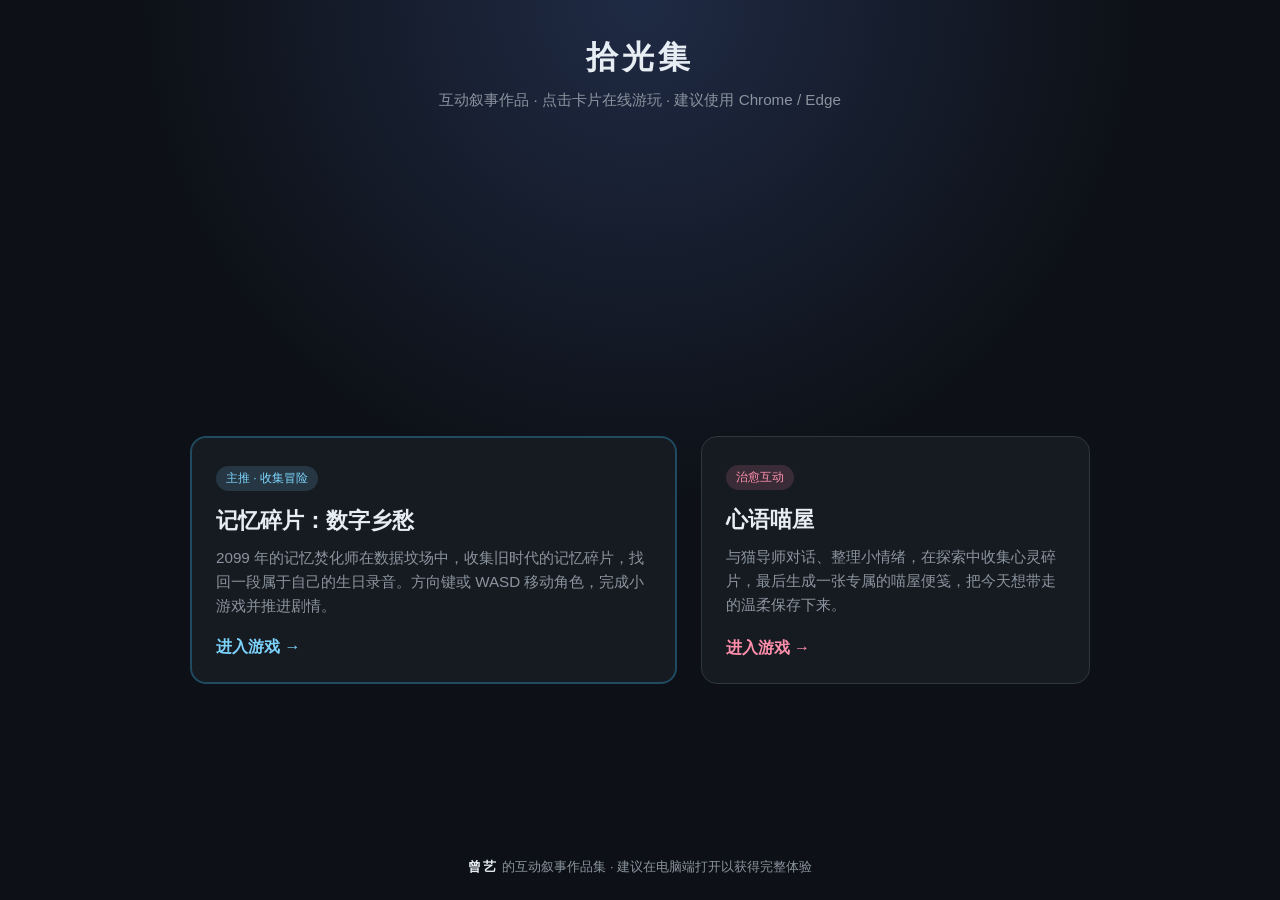
<file: index.html>
<!DOCTYPE html>
<html lang="zh-CN">
<head>
    <meta charset="UTF-8">
    <meta name="viewport" content="width=device-width, initial-scale=1.0">
    <title>拾光集 · 曾艺的互动叙事作品</title>
    <style>
        :root {
            --bg: #0d1117;
            --card: #161b22;
            --text: #e6edf3;
            --muted: #8b949e;
            --pink: #ff8fab;
            --cyan: #7dd3fc;
        }
        * { box-sizing: border-box; margin: 0; padding: 0; }
        body {
            min-height: 100vh;
            font-family: "Segoe UI", "Microsoft YaHei", sans-serif;
            background: radial-gradient(circle at top, #1f2a44 0%, var(--bg) 45%);
            color: var(--text);
            display: flex;
            flex-direction: column;
            align-items: center;
            padding: 36px 20px 24px;
        }
        h1 { font-size: 2rem; letter-spacing: 0.12em; margin-bottom: 8px; }
        .subtitle { color: var(--muted); margin-bottom: 0; }
        .games {
            display: grid;
            grid-template-columns: 1.25fr 1fr;
            gap: 24px;
            width: min(900px, 100%);
            flex: 1;
            align-content: center;
            padding: 28px 0;
            transform: translateY(-36px);
        }
        @media (max-width: 720px) { .games { grid-template-columns: 1fr; } }
        a.card {
            display: flex;
            flex-direction: column;
            background: var(--card);
            border: 1px solid #30363d;
            border-radius: 16px;
            padding: 28px 24px 24px;
            text-decoration: none;
            color: inherit;
            transition: transform 0.2s ease, border-color 0.2s ease;
        }
        a.card:hover { transform: translateY(-6px); }
        .card.cat:hover { border-color: var(--pink); }
        .card.nostalgia:hover { border-color: var(--cyan); }
        .card.nostalgia { border-width: 2px; border-color: #1f4a5f; }
        .tag {
            align-self: flex-start;
            font-size: 12px;
            padding: 4px 10px;
            border-radius: 999px;
            margin-bottom: 14px;
        }
        .cat .tag { background: rgba(255, 143, 171, 0.15); color: var(--pink); }
        .nostalgia .tag { background: rgba(125, 211, 252, 0.15); color: var(--cyan); }
        h2 { font-size: 1.4rem; margin-bottom: 10px; }
        p { color: var(--muted); line-height: 1.6; font-size: 0.95rem; flex: 1; }
        .play { margin-top: 18px; font-weight: 700; }
        .cat .play { color: var(--pink); }
        .nostalgia .play { color: var(--cyan); }
        footer { margin-top: 0; color: var(--muted); font-size: 13px; text-align: center; }
        footer .author { color: var(--text); font-weight: 700; letter-spacing: 0.2em; }
    </style>
</head>
<body>
    <h1>拾光集</h1>
    <p class="subtitle">互动叙事作品 · 点击卡片在线游玩 · 建议使用 Chrome / Edge</p>
    <div class="games">
        <a class="card nostalgia" href="digital-nostalgia/index.html">
            <span class="tag">主推 · 收集冒险</span>
            <h2>记忆碎片：数字乡愁</h2>
            <p>2099 年的记忆焚化师在数据坟场中，收集旧时代的记忆碎片，找回一段属于自己的生日录音。方向键或 WASD 移动角色，完成小游戏并推进剧情。</p>
            <div class="play">进入游戏 →</div>
        </a>
        <a class="card cat" href="xinyu-miaowu/index.html">
            <span class="tag">治愈互动</span>
            <h2>心语喵屋</h2>
            <p>与猫导师对话、整理小情绪，在探索中收集心灵碎片，最后生成一张专属的喵屋便笺，把今天想带走的温柔保存下来。</p>
            <div class="play">进入游戏 →</div>
        </a>
    </div>
    <footer>
        <span class="author">曾艺</span> 的互动叙事作品集 · 建议在电脑端打开以获得完整体验
    </footer>
</body>
</html>
</file>
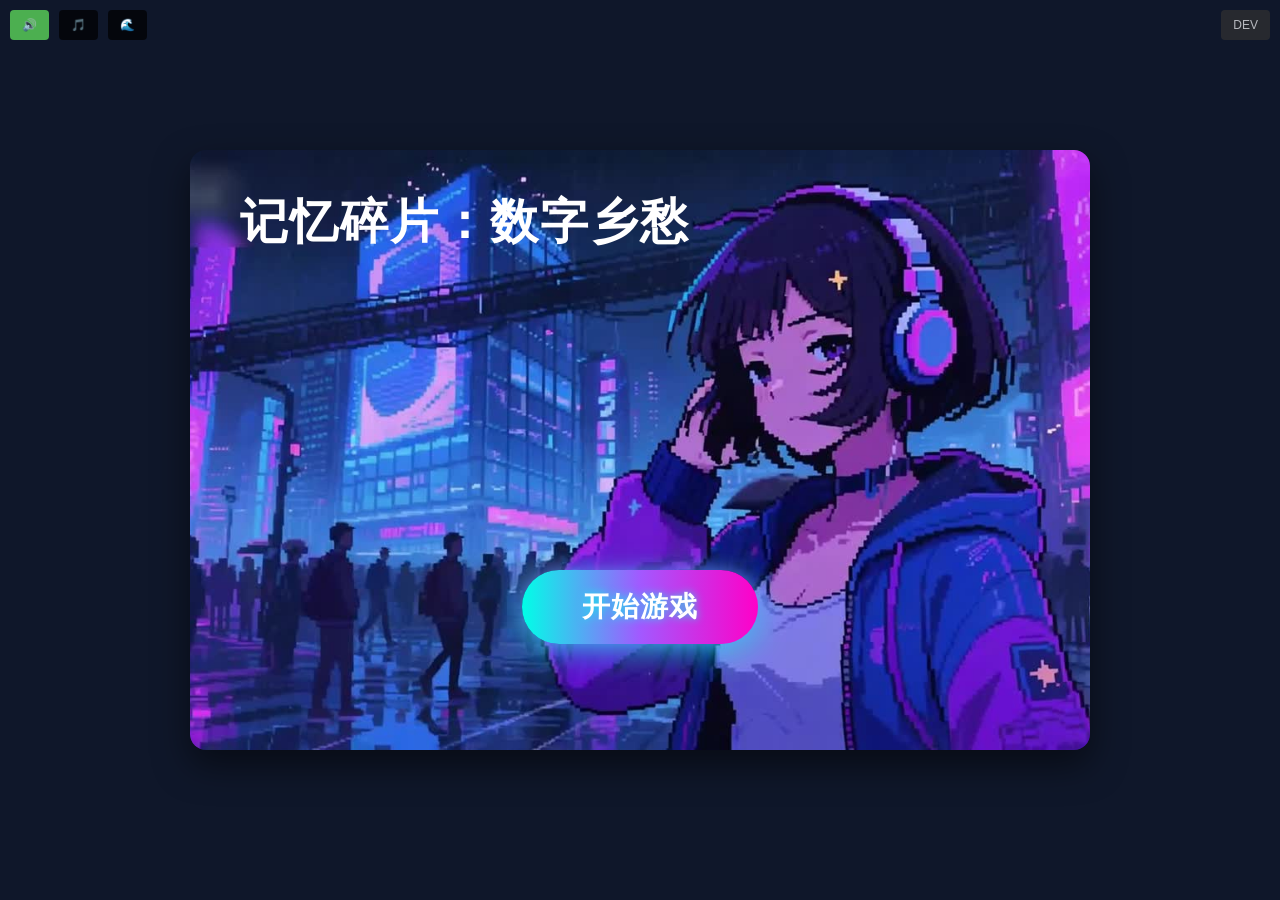
<file: digital-nostalgia/index.html>
<!DOCTYPE html>
<html lang="zh-CN">
<head>
    <meta charset="UTF-8">
    <meta name="viewport" content="width=device-width, initial-scale=1.0">
    <title>记忆碎片：数字乡愁</title>
    <style>
        * { margin: 0; padding: 0; box-sizing: border-box; font-family: 'Segoe UI', Tahoma, Geneva, Verdana, sans-serif; }
        body { background: #0f172a; color: #e2e8f0; min-height: 100vh; display: flex; justify-content: center; align-items: center; overflow: hidden; position: relative; }
        .scene {
            display: none;
            width: 900px;
            height: 600px;
            border-radius: 16px;
            overflow: hidden;
            box-shadow: 0 15px 35px rgba(0,0,0,0.5);
            position: relative;
        }
        .scene.active { display: block; }
        /* 主菜单背景 */
        .main-menu-bg {
            position: absolute;
            width: 100%; height: 100%;
            top: 0; left: 0;
            z-index: 0;
            overflow: hidden;
        }
        .main-menu-bg video {
            position: absolute;
            width: 100%; height: 100%;
            object-fit: cover;
            left: 0; top: 0;
            z-index: 0;
        }
        .main-menu-content {
            position: absolute; width: 100%; height: 100%; top: 0; left: 0; z-index: 1;
            display: flex; flex-direction: column; justify-content: flex-end; align-items: center;
        }
        #mainMenuScene:not(.media-ready) .main-menu-content { visibility: hidden; }
        .main-title {
            position: absolute;
            top: 40px;
            left: 50px;
            font-size: 48px;
            font-weight: 900;
            color: #fff;
            letter-spacing: 2px;
            text-align: left;
            padding: 0;
            border-radius: 0;
            background: none;
            filter: none;
            text-shadow: none;
            -webkit-background-clip: unset;
            -webkit-text-fill-color: unset;
        }
        .main-title::before { display: none !important; }
        .start-btn {
            position: absolute;
            left: 50%;
            top: 70%;
            transform: translate(-50%, 0);
            padding: 18px 60px;
            font-size: 28px;
            border-radius: 50px;
            border: none;
            background: linear-gradient(90deg, #00ffe7, #a259ff, #ff00c8);
            color: #fff;
            font-weight: bold;
            cursor: pointer;
            box-shadow: 0 8px 32px #00ffe799, 0 0 16px #a259ff99;
            transition: all 0.3s;
            text-shadow: 0 0 8px #00ffe7cc;
            letter-spacing: 1px;
        }
        .start-btn:hover {
            transform: translate(-50%, -8px) scale(1.05);
            box-shadow: 0 16px 40px #00ffe7cc, 0 0 32px #a259ffcc;
        }
        /* 游戏场景 */
        .game-header { padding: 15px 25px; background: rgba(30,41,59,0.9); border-bottom: 1px solid rgba(100,149,237,0.2); display: flex; justify-content: space-between; align-items: center; }
        .game-title { font-size: 26px; font-weight: 800; background: linear-gradient(90deg, #7dd3fc, #c084fc); -webkit-background-clip: text; -webkit-text-fill-color: transparent; text-shadow: 0 0 15px #7dd3fc66; }
        .stats { display: flex; gap: 15px; }
        .stat { background: rgba(51,65,85,0.7); padding: 8px 18px; border-radius: 50px; border: 1px solid rgba(100,149,237,0.2); display: flex; align-items: center; gap: 8px; box-shadow: 0 4px 6px rgba(0,0,0,0.1); }
        .stat-value { font-weight: 700; color: #7dd3fc; font-size: 18px; }
        .game-content { display: flex; height: calc(100% - 62px); }
        .game-world {
            position: relative;
            width: 70%;
            height: 100%;
            background: url('素材包/效率中枢.webp') center center/cover no-repeat;
            overflow: hidden;
        }
        .game-world::after {
            content: "";
            position: absolute;
            left: 0; top: 0; width: 100%; height: 100%;
            background: rgba(15,23,42,0.3); /* 轻微遮罩确保文字可读 */
            z-index: 1;
        }
        .scene-description {
            position: absolute;
            top: 20px;
            left: 20px;
            color: #7dd3fc;
            font-size: 14px;
            font-weight: 600;
            text-shadow: 0 0 8px #7dd3fc;
            z-index: 2;
            max-width: 300px;
            line-height: 1.4;
        }
        .player {
            position: absolute;
            width: 160px;
            height: 160px;
            z-index: 50;
            transition: transform 0.2s;
            pointer-events: none;
        }
        .player img {
            width: 100%;
            height: 100%;
            display: block;
            object-fit: contain;
            pointer-events: none;
        }
        .memory-fragment {
            position: absolute;
            width: 50px;
            height: 50px;
            border-radius: 12px;
            display: flex;
            justify-content: center;
            align-items: center;
            font-size: 32px;
            animation: float 4s infinite ease-in-out;
            cursor: pointer;
            z-index: 20;
            box-shadow: 0 0 15px currentColor;
            transition: all 0.3s;
            background: rgba(30,41,59,0.8);
            border: 2px solid;
        }
        .fragment-1 { color: #f87171; top: 15%; left: 20%; animation-delay: 0s; }
        .fragment-2 { color: #60a5fa; top: 25%; left: 80%; animation-delay: 0.5s; }
        .fragment-3 { color: #fbbf24; top: 60%; left: 15%; animation-delay: 1s; }
        .fragment-4 { color: #34d399; top: 70%; left: 70%; animation-delay: 1.5s; }
        .fragment-5 { color: #c084fc; top: 45%; left: 85%; animation-delay: 2s; }
        .memory-fragment:hover { transform: scale(1.15); box-shadow: 0 0 25px currentColor; }

        /* NPC样式 */
        .npc {
            position: absolute;
            bottom: 100px;
            left: 50px;
            background: rgba(30,41,59,0.9);
            border: 2px solid #7dd3fc;
            border-radius: 15px;
            padding: 15px;
            display: flex;
            flex-direction: column;
            align-items: center;
            gap: 8px;
            z-index: 60;
            box-shadow: 0 8px 25px rgba(125,211,252,0.3);
            transition: all 0.3s;
        }
        .npc:hover {
            transform: scale(1.05);
            box-shadow: 0 12px 35px rgba(125,211,252,0.4);
        }
        .npc-avatar {
            font-size: 48px;
            filter: drop-shadow(0 0 10px #7dd3fc);
        }
        .npc-name {
            font-size: 18px;
            font-weight: bold;
            color: #7dd3fc;
            text-shadow: 0 0 8px #7dd3fc;
        }
        .npc-title {
            font-size: 12px;
            color: #94a3b8;
            text-align: center;
            max-width: 120px;
        }

        /* 小意特殊样式 - 不使用框框 */
        .npc[data-scene="2"] {
            background: transparent;
            border: none;
            box-shadow: none;
            padding: 0;
        }
        .npc[data-scene="2"]:hover {
            box-shadow: none;
            transform: none;
        }
        .npc[data-scene="2"] .npc-avatar {
            filter: none;
        }
        .npc[data-scene="2"] .npc-name {
            color: #fbbf24;
            text-shadow: 0 0 8px #fbbf24;
            font-size: 16px;
            margin-top: 5px;
        }
        .npc[data-scene="2"] .npc-title {
            display: none;
        }

        /* 序幕剧情样式 */
        .prologue-scene {
            display: none;
            width: 900px;
            height: 600px;
            border-radius: 16px;
            overflow: hidden;
            box-shadow: 0 15px 35px rgba(0,0,0,0.5);
            position: relative;
            background: #0f172a;
        }
        .prologue-scene.active { display: block; }

        .prologue-background {
            position: absolute;
            width: 100%;
            height: 100%;
            top: 0;
            left: 0;
            z-index: 0;
            background: url('素材包/控制台.webp') center center/cover no-repeat;
            overflow: hidden;
        }

        /* 角色立绘区域 */
        .character-area {
            position: absolute;
            left: -350px;
            bottom: -50px;
            width: 500px;
            height: 500px;
            z-index: 5;
            display: flex;
            align-items: flex-end;
            justify-content: flex-start;
        }

        .character-sprite {
            width: 450px;
            height: 550px;
            object-fit: contain;
            filter: drop-shadow(0 0 20px rgba(125, 211, 252, 0.3));
            margin-left: 220px;
        }

        /* 对话框区域 */
        .dialog-area {
            position: absolute;
            left: 200px;
            bottom: 10px;
            width: 600px;
            height: 160px;
            background: rgba(30, 41, 59, 0.95);
            border: 2px solid #7dd3fc;
            border-radius: 15px 15px 0 0;
            z-index: 15;
            padding: 20px;
            box-sizing: border-box;
            backdrop-filter: blur(10px);
            transition: all 0.3s ease;
        }

        /* 系统说话时的对话框样式 */
        .dialog-area.system-mode {
            left: 50px;
            width: 750px;
        }

        /* 系统说话时隐藏主角 */
        .character-area.system-mode {
            opacity: 0;
            pointer-events: none;
        }

        .dialog-name {
            color: #7dd3fc;
            font-size: 18px;
            font-weight: bold;
            margin-bottom: 10px;
            text-shadow: 0 0 8px #7dd3fc;
        }

        .dialog-text {
            color: #e2e8f0;
            font-size: 16px;
            line-height: 1.6;
            max-height: 120px;
            overflow-y: auto;
            text-shadow: 0 0 5px rgba(226, 232, 240, 0.3);
        }

        /* 选择分支弹窗 */
        .choice-modal {
            position: absolute;
            top: 35%;
            left: 50%;
            transform: translate(-50%, -50%);
            background: rgba(15, 23, 42, 0.95);
            border: 2px solid #fbbf24;
            border-radius: 15px;
            padding: 25px;
            z-index: 50;
            min-width: 400px;
            backdrop-filter: blur(15px);
            box-shadow: 0 0 30px rgba(251, 191, 36, 0.3);
        }

        /* 结局弹窗 */
        .ending-modal {
            position: absolute;
            top: 35%;
            left: 50%;
            transform: translate(-50%, -50%);
            background: rgba(15, 23, 42, 0.95);
            border: 2px solid #7dd3fc;
            border-radius: 20px;
            padding: 30px;
            z-index: 60;
            min-width: 450px;
            max-width: 550px;
            backdrop-filter: blur(15px);
            box-shadow: 0 0 40px rgba(125, 211, 252, 0.4);
            text-align: center;
        }

        .ending-title {
            font-size: 24px;
            font-weight: bold;
            margin-bottom: 20px;
            text-shadow: 0 0 15px currentColor;
        }

        .ending-content {
            color: #e2e8f0;
            line-height: 1.6;
            margin-bottom: 30px;
        }

        .ending-buttons {
            display: flex;
            gap: 15px;
            justify-content: center;
        }

        .ending-btn {
            padding: 12px 24px;
            background: rgba(125, 211, 252, 0.2);
            border: 2px solid #7dd3fc;
            border-radius: 25px;
            color: #7dd3fc;
            cursor: pointer;
            transition: all 0.3s;
            font-size: 16px;
            font-weight: bold;
        }

        .ending-btn:hover {
            background: rgba(125, 211, 252, 0.3);
            transform: translateY(-2px);
            box-shadow: 0 8px 25px rgba(125, 211, 252, 0.4);
        }

        /* 加载界面样式 */
        .loading-screen {
            position: absolute;
            top: 0;
            left: 0;
            width: 100%;
            height: 100%;
            background: rgba(0, 0, 0, 0.9);
            z-index: 100;
            display: flex;
            flex-direction: column;
            justify-content: center;
            align-items: center;
            color: #7dd3fc;
            font-size: 18px;
            backdrop-filter: blur(10px);
        }

        .loading-text {
            margin-bottom: 20px;
            text-align: center;
        }

        .loading-bar {
            width: 300px;
            height: 4px;
            background: rgba(125, 211, 252, 0.2);
            border-radius: 2px;
            overflow: hidden;
        }

        .loading-progress {
            height: 100%;
            background: linear-gradient(90deg, #7dd3fc, #38bdf8);
            width: 0%;
            animation: loadingProgress 3s ease-in-out forwards;
        }

        @keyframes loadingProgress {
            0% { width: 0%; }
            100% { width: 100%; }
        }

        .loading-tips {
            margin-top: 30px;
            text-align: center;
        }

        .tip-text {
            color: #94a3b8;
            font-size: 16px;
            font-style: italic;
            transition: opacity 0.5s ease;
            text-shadow: 0 0 10px #94a3b8;
            max-width: 400px;
            line-height: 1.4;
        }

        /* 赛博故障效果 */
        .cyber-glitch {
            position: absolute;
            top: 0;
            left: 0;
            width: 100%;
            height: 100%;
            background: repeating-linear-gradient(
                0deg,
                transparent,
                transparent 2px,
                rgba(125, 211, 252, 0.1) 2px,
                rgba(125, 211, 252, 0.1) 4px
            );
            z-index: 99;
            animation: cyberGlitch 0.1s linear infinite;
        }

        @keyframes cyberGlitch {
            0%, 90% { opacity: 0; }
            91%, 100% { opacity: 1; }
        }

        @keyframes voiceEcho {
            0% {
                opacity: 0;
                transform: translate(-50%, -50%) scale(0.8);
            }
            50% {
                opacity: 1;
                transform: translate(-50%, -50%) scale(1.1);
            }
            100% {
                opacity: 0;
                transform: translate(-50%, -50%) scale(1);
            }
        }

        /* 简洁的淡入淡出进场动画 */
        .scene-fade {
            position: fixed;
            top: 0;
            left: 0;
            width: 100%;
            height: 100%;
            background: rgba(0, 0, 0, 1);
            z-index: 9999;
            display: flex;
            flex-direction: column;
            justify-content: center;
            align-items: center;
            opacity: 0;
            pointer-events: none;
            transition: opacity 1s ease;
            overflow: hidden;
        }

        .scene-fade-text {
            color: #7dd3fc;
            font-size: 36px;
            font-weight: bold;
            text-align: center;
            text-shadow: 0 0 15px #7dd3fc;
            margin-bottom: 20px;
            animation: textGlow 2s ease-in-out infinite, fadeIn 1s ease-out 0.3s both;
        }

        .scene-fade-subtitle {
            color: #94a3b8;
            font-size: 14px;
            text-align: center;
            opacity: 0;
            font-style: italic;
            margin-top: 10px;
            animation: subtitleFadeIn 1s ease-out 0.8s both;
        }

        .scene-fade-text {
            max-width: min(92vw, 900px);
            padding: 0 24px;
            box-sizing: border-box;
            overflow-wrap: anywhere;
            animation: textGlow 2s ease-in-out infinite, fadeIn 1s ease-out 0.3s both;
        }

        .scene-fade-subtitle {
            max-width: min(90vw, 680px);
            padding: 0 24px;
            box-sizing: border-box;
            text-align: center;
            overflow-wrap: anywhere;
            animation: subtitleFadeIn 1s ease-out 0.8s both;
        }

        .scene-fade .cyber-grid,
        .scene-fade .cyber-particles,
        .scene-fade .scene-fade-text,
        .scene-fade .scene-fade-subtitle { position: relative; z-index: 1; }

        .scene-fade .scene-fade-text,
        .scene-fade .scene-fade-subtitle { left: auto; right: auto; }

        .scene-fade > div:last-child {
            position: absolute;
            top: 50%;
            left: 50%;
            width: min(92vw, 900px);
            transform: translate(-50%, -50%);
            display: flex;
            flex-direction: column;
            align-items: center;
            justify-content: center;
            text-align: center;
        }

        .scene-fade > div:last-child .scene-fade-text,
        .scene-fade > div:last-child .scene-fade-subtitle {
            position: static;
            left: auto;
            right: auto;
            transform: none;
        }

        /* 赛博朋克浮动特效 */
        .cyber-particles {
            position: absolute;
            top: 0;
            left: 0;
            width: 100%;
            height: 100%;
            pointer-events: none;
        }

        .cyber-particle {
            position: absolute;
            width: 2px;
            height: 2px;
            background: #7dd3fc;
            border-radius: 50%;
            animation: floatUp 3s linear infinite;
            opacity: 0.6;
        }

        .cyber-grid {
            position: absolute;
            top: 0;
            left: 0;
            width: 100%;
            height: 100%;
            background-image:
                linear-gradient(rgba(125, 211, 252, 0.1) 1px, transparent 1px),
                linear-gradient(90deg, rgba(125, 211, 252, 0.1) 1px, transparent 1px);
            background-size: 50px 50px;
            animation: gridMove 4s linear infinite;
            opacity: 0.3;
        }

        @keyframes fadeIn {
            0% { opacity: 0; }
            100% { opacity: 1; }
        }

        @keyframes textGlow {
            0%, 100% { text-shadow: 0 0 15px #7dd3fc; }
            50% { text-shadow: 0 0 25px #7dd3fc, 0 0 35px #7dd3fc; }
        }

        @keyframes textBounce {
            0% {
                transform: scale(0.3) translateY(-50px);
                opacity: 0;
            }
            50% {
                transform: scale(1.2) translateY(10px);
                opacity: 1;
            }
            100% {
                transform: scale(1) translateY(0);
                opacity: 1;
            }
        }

        @keyframes textFadeIn {
            0% {
                opacity: 0;
                transform: translateY(30px);
            }
            100% {
                opacity: 1;
                transform: translateY(0);
            }
        }

        @keyframes subtitleFadeIn {
            0% {
                opacity: 0;
            }
            100% {
                opacity: 0.8;
            }
        }

        @keyframes floatUp {
            0% {
                transform: translateY(100vh) translateX(0);
                opacity: 0;
            }
            10% {
                opacity: 0.6;
            }
            90% {
                opacity: 0.6;
            }
            100% {
                transform: translateY(-100px) translateX(20px);
                opacity: 0;
            }
        }

        @keyframes gridMove {
            0% { transform: translateY(0); }
            100% { transform: translateY(50px); }
        }



        .choice-title {
            color: #fbbf24;
            font-size: 20px;
            font-weight: bold;
            text-align: center;
            margin-bottom: 20px;
            text-shadow: 0 0 10px #fbbf24;
        }

        .choice-options {
            display: flex;
            flex-direction: column;
            gap: 12px;
        }

        .choice-option {
            background: rgba(30, 41, 59, 0.8);
            border: 2px solid #7dd3fc;
            border-radius: 10px;
            padding: 15px;
            color: #e2e8f0;
            cursor: pointer;
            transition: all 0.3s;
            font-size: 14px;
            line-height: 1.4;
        }

        .choice-option:hover {
            background: rgba(125, 211, 252, 0.2);
            border-color: #38bdf8;
            transform: translateY(-2px);
            box-shadow: 0 8px 25px rgba(125, 211, 252, 0.3);
        }

        /* 继续按钮 */
        .continue-btn {
            position: absolute;
            bottom: 10px;
            right: 10px;
            background: rgba(125, 211, 252, 0.2);
            border: 2px solid #7dd3fc;
            border-radius: 25px;
            padding: 10px 20px;
            color: #7dd3fc;
            cursor: pointer;
            transition: all 0.3s;
            font-size: 14px;
            z-index: 20;
        }

        .continue-btn:hover {
            background: rgba(125, 211, 252, 0.3);
            transform: scale(1.05);
            box-shadow: 0 0 20px rgba(125, 211, 252, 0.5);
        }

        .data-stream {
            position: absolute;
            width: 100%;
            height: 100%;
            background: repeating-linear-gradient(
                90deg,
                transparent,
                transparent 20px,
                rgba(59, 130, 246, 0.1) 20px,
                rgba(59, 130, 246, 0.1) 22px
            );
            animation: dataFlow 3s linear infinite;
        }

        .data-stream::before {
            content: '';
            position: absolute;
            width: 100%;
            height: 100%;
            background: repeating-linear-gradient(
                0deg,
                transparent,
                transparent 30px,
                rgba(147, 51, 234, 0.05) 30px,
                rgba(147, 51, 234, 0.05) 32px
            );
            animation: dataFlow 2s linear infinite reverse;
        }

        @keyframes dataFlow {
            0% { transform: translateX(-100%); }
            100% { transform: translateX(100%); }
        }

        .prologue-content {
            position: absolute;
            width: 100%;
            height: 100%;
            top: 0;
            left: 0;
            z-index: 10;
            display: flex;
            flex-direction: column;
            justify-content: center;
            align-items: center;
            padding: 40px;
            box-sizing: border-box;
        }

        .prologue-text {
            font-size: 18px;
            line-height: 1.8;
            color: #e2e8f0;
            text-align: center;
            max-width: 600px;
            margin-bottom: 30px;
            text-shadow: 0 0 10px rgba(226, 232, 240, 0.5);
            opacity: 0;
            transform: translateY(20px);
            animation: fadeInUp 1s ease-out forwards;
        }

        .prologue-text.typing {
            border-right: 2px solid #7dd3fc;
            animation: typing 3s steps(40, end), blink-caret 0.75s step-end infinite;
        }

        @keyframes fadeInUp {
            to {
                opacity: 1;
                transform: translateY(0);
            }
        }

        @keyframes typing {
            from { width: 0; }
            to { width: 100%; }
        }

        @keyframes blink-caret {
            from, to { border-color: transparent; }
            50% { border-color: #7dd3fc; }
        }

        .prologue-choices {
            display: flex;
            flex-direction: column;
            gap: 15px;
            margin-top: 20px;
            opacity: 0;
            animation: fadeIn 1s ease-out 1s forwards;
        }

        @keyframes fadeIn {
            to { opacity: 1; }
        }

        .prologue-choice {
            padding: 12px 24px;
            background: rgba(30, 41, 59, 0.8);
            border: 2px solid #7dd3fc;
            border-radius: 8px;
            color: #e2e8f0;
            cursor: pointer;
            transition: all 0.3s;
            font-size: 16px;
            text-align: center;
            backdrop-filter: blur(10px);
        }

        .prologue-choice:hover {
            background: rgba(125, 211, 252, 0.2);
            border-color: #38bdf8;
            transform: translateY(-2px);
            box-shadow: 0 8px 25px rgba(125, 211, 252, 0.3);
        }

        .prologue-choice.selected {
            background: rgba(125, 211, 252, 0.3);
            border-color: #38bdf8;
            box-shadow: 0 0 20px rgba(125, 211, 252, 0.5);
        }

        .prologue-cursor {
            display: inline-block;
            width: 2px;
            height: 20px;
            background: #7dd3fc;
            animation: blink 1s infinite;
            margin-left: 5px;
        }

        @keyframes blink {
            0%, 50% { opacity: 1; }
            51%, 100% { opacity: 0; }
        }

        .system-alert {
            position: absolute;
            top: 20px;
            right: 20px;
            background: rgba(239, 68, 68, 0.9);
            border: 2px solid #dc2626;
            border-radius: 8px;
            padding: 15px;
            color: #fef2f2;
            font-size: 14px;
            font-weight: bold;
            z-index: 20;
            animation: alertPulse 2s infinite;
        }

        @keyframes alertPulse {
            0%, 100% { box-shadow: 0 0 10px rgba(239, 68, 68, 0.5); }
            50% { box-shadow: 0 0 20px rgba(239, 68, 68, 0.8); }
        }

        .rust-effect {
            position: absolute;
            width: 100%;
            height: 100%;
            top: 0;
            left: 0;
            z-index: 5;
            background: radial-gradient(circle at 30% 50%, rgba(180, 83, 9, 0.3) 0%, transparent 50%);
            animation: rustSpread 3s ease-in-out;
        }

        @keyframes rustSpread {
            0% { opacity: 0; transform: scale(0.5); }
            50% { opacity: 1; transform: scale(1.2); }
            100% { opacity: 0.7; transform: scale(1); }
        }

        @keyframes pulse {
            0%, 100% { opacity: 0.2; }
            50% { opacity: 0.4; }
        }

        @keyframes staticNoise {
            0% { transform: translateX(0); }
            100% { transform: translateX(10px); }
        }

        @keyframes aiPulse {
            0%, 100% { transform: translate(-50%, -50%) scale(1); }
            50% { transform: translate(-50%, -50%) scale(1.1); }
        }

        @keyframes screenFade {
            0% { opacity: 0; }
            50% { opacity: 0.5; }
            100% { opacity: 1; }
        }

        @keyframes spark {
            0% { opacity: 1; transform: scale(0); }
            50% { opacity: 1; transform: scale(1); }
            100% { opacity: 0; transform: scale(2); }
        }

        @keyframes songPulse {
            0%, 100% { opacity: 0.7; }
            50% { opacity: 1; }
        }

        @keyframes tapeRotate {
            0% { transform: translate(-50%, -50%) rotateY(0deg); }
            100% { transform: translate(-50%, -50%) rotateY(360deg); }
        }

        @keyframes rustHighlight {
            0%, 100% { opacity: 0.4; }
            50% { opacity: 0.7; }
        }

        @keyframes tapeAbsorb {
            0% { opacity: 1; transform: translate(-50%, -50%) scale(0); }
            50% { opacity: 1; transform: translate(-50%, -50%) scale(1); }
            100% { opacity: 0; transform: translate(-50%, -50%) scale(3); }
        }

        @keyframes glitch {
            0% { transform: translateX(0); }
            25% { transform: translateX(-2px); }
            50% { transform: translateX(2px); }
            75% { transform: translateX(-1px); }
            100% { transform: translateX(0); }
        }

        .tape-fragment {
            position: absolute;
            top: 50%;
            left: 50%;
            transform: translate(-50%, -50%);
            width: 80px;
            height: 60px;
            background: linear-gradient(45deg, #1e40af, #3b82f6);
            border-radius: 8px;
            border: 2px solid #60a5fa;
            z-index: 15;
            animation: tapeGlow 2s ease-in-out infinite alternate;
            box-shadow: 0 0 30px rgba(59, 130, 246, 0.6);
        }

        .tape-fragment::before {
            content: '';
            position: absolute;
            top: 10px;
            left: 10px;
            right: 10px;
            bottom: 10px;
            background: repeating-linear-gradient(
                0deg,
                transparent,
                transparent 3px,
                rgba(255, 255, 255, 0.1) 3px,
                rgba(255, 255, 255, 0.1) 6px
            );
            border-radius: 4px;
        }

        @keyframes tapeGlow {
            0% { box-shadow: 0 0 30px rgba(59, 130, 246, 0.6); }
            100% { box-shadow: 0 0 50px rgba(59, 130, 246, 0.9); }
        }

        .birthday-message {
            position: absolute;
            top: 50%;
            left: 50%;
            transform: translate(-50%, -50%);
            background: rgba(0, 0, 0, 0.9);
            border: 2px solid #fbbf24;
            border-radius: 12px;
            padding: 20px;
            color: #fbbf24;
            font-size: 16px;
            text-align: center;
            z-index: 25;
            max-width: 400px;
            line-height: 1.6;
        }


        .npc[data-scene="2"] .npc-name {
            color: #fbbf24;
            text-shadow: 0 0 8px #fbbf24;
        }

        /* 互动元素样式 */
        .interactive-object {
            position: absolute;
            background: rgba(30,41,59,0.8);
            border: 2px solid #fbbf24;
            border-radius: 12px;
            padding: 12px;
            display: flex;
            flex-direction: column;
            align-items: center;
            gap: 6px;
            z-index: 40;
            cursor: pointer;
            transition: all 0.3s;
            box-shadow: 0 6px 20px rgba(251,191,36,0.3);
        }
        .interactive-object:hover {
            transform: scale(1.1);
            box-shadow: 0 10px 30px rgba(251,191,36,0.4);
            border-color: #f59e0b;
        }
        /* 奇奇特殊动画 */
        #qiqi {
            animation: wagTail 2s infinite ease-in-out;
        }
        #qiqi:hover {
            animation: wagTail 0.5s infinite ease-in-out;
        }
        @keyframes wagTail {
            0%, 100% { transform: rotate(0deg); }
            25% { transform: rotate(-5deg); }
            75% { transform: rotate(5deg); }
        }
        .object-icon {
            font-size: 32px;
            filter: drop-shadow(0 0 8px #fbbf24);
        }
        .object-label {
            font-size: 12px;
            color: #fbbf24;
            font-weight: 600;
            text-shadow: 0 0 6px #fbbf24;
        }
        .game-ui {
            width: 32%;
            height: 100%;
            padding: 20px;
            background: rgba(30,41,59,0.9);
            border-left: 1px solid rgba(100,149,237,0.2);
            display: flex;
            flex-direction: column;
            gap: 20px;
        }
        .panel {
            background: rgba(51,65,85,0.6);
            border-radius: 12px;
            padding: 20px;
            border: 2px solid rgba(100,149,237,0.4);
            box-shadow: 0 5px 15px rgba(0,0,0,0.2);
        }
        .panel-title { font-size: 20px; margin-bottom: 15px; color: #7dd3fc; display: flex; align-items: center; gap: 10px; padding-bottom: 10px; border-bottom: 1px solid rgba(100,149,237,0.2); }
        .memory-tree {
            display: grid;
            grid-template-columns: repeat(3, 1fr);
            gap: 6px;
            padding: 8px;
        }
        .memory-slot {
            aspect-ratio: 1;
            background: rgba(30,41,59,0.8);
            border-radius: 10px;
            display: flex;
            justify-content: center;
            align-items: center;
            border: 2px dashed rgba(100,149,237,0.3);
            transition: all 0.3s;
            font-size: 24px;
            position: relative;
            overflow: hidden;
            box-sizing: border-box;
            min-height: 35px;
        }
        .memory-slot.collected {
            background: rgba(30,64,175,0.3);
            border: 2px solid #7dd3fcbb;
            transform: scale(0.95);
            box-shadow: 0 0 10px #7dd3fc88;
        }
        .memory-slot img {
            max-width: 90%;
            max-height: 90%;
            object-fit: contain;
            z-index: 1;
        }
        /* 碎片故事弹窗 */
        .fragment-modal-bg { position: fixed; top: 0; left: 0; width: 100vw; height: 100vh; background: rgba(15,23,42,0.7); z-index: 100; display: flex; justify-content: center; align-items: center; }
        .fragment-modal {
            background: #1e293b;
            border-radius: 16px;
            padding: 30px 30px;
            box-shadow: 0 8px 32px #000a;
            width: 400px;
            height: 400px;
            display: flex;
            flex-direction: column;
            justify-content: center;
            align-items: center;
        }
        .fragment-modal .fragment-image {
            font-size: 64px;
            margin-bottom: 16px;
            text-align: center;
        }
        .fragment-image img {
            width: 24px;
            height: 24px;
            object-fit: contain;
            display: inline-block;
            vertical-align: middle;
        }
        .fragment-modal .fragment-name { font-size: 26px; color: #c084fc; font-weight: bold; margin-bottom: 10px; }
        .fragment-modal .fragment-description { color: #cbd5e1; font-size: 16px; line-height: 1.7; margin-bottom: 18px; }
        .close-modal-btn { padding: 10px 32px; background: linear-gradient(45deg, #38bdf8, #818cf8); border: none; border-radius: 8px; color: white; font-weight: bold; cursor: pointer; font-size: 18px; }
        /* 完成界面 */
        .completed-scene-bg { position: absolute; width: 100%; height: 100%; top: 0; left: 0; background: linear-gradient(rgba(15,23,42,0.9), rgba(15,23,42,0.95)); z-index: 0; }
        .completed-content { position: absolute; width: 100%; height: 100%; top: 0; left: 0; z-index: 1; display: flex; flex-direction: column; justify-content: center; align-items: center; }
        .completed-message { font-size: 42px; font-weight: 800; margin-bottom: 30px; background: linear-gradient(90deg, #7dd3fc, #c084fc); -webkit-background-clip: text; -webkit-text-fill-color: transparent; text-align: center; text-shadow: 0 0 20px #7dd3fc88; }
        .restart-btn { padding: 15px 40px; background: linear-gradient(45deg, #38bdf8, #818cf8); border: none; border-radius: 50px; color: white; font-weight: bold; font-size: 20px; cursor: pointer; transition: all 0.3s; box-shadow: 0 8px 20px rgba(0,0,0,0.3); }
        .restart-btn:hover { transform: translateY(-5px); box-shadow: 0 12px 25px #38bdf866; }
        .epilogue-btn {
            padding: 15px 40px;
            background: linear-gradient(45deg, #c084fc, #a855f7);
            border: none;
            border-radius: 50px;
            color: white;
            font-weight: bold;
            font-size: 20px;
            cursor: pointer;
            transition: all 0.3s;
            box-shadow: 0 8px 20px rgba(192,132,252,0.3);
            margin-top: 20px;
        }
        .epilogue-btn:hover { transform: translateY(-5px); box-shadow: 0 12px 25px rgba(192,132,252,0.4); }

        /* 终幕剧情样式 */
        .epilogue-scene {
            background: url('素材包/控制台.webp') center center/cover no-repeat;
            position: relative;
            overflow: hidden;
        }
        .epilogue-background {
            position: absolute;
            width: 100%;
            height: 100%;
            top: 0;
            left: 0;
            background: radial-gradient(circle at 50% 50%, rgba(192,132,252,0.1) 0%, transparent 70%);
            z-index: 0;
        }
        .memory-stream {
            position: absolute;
            width: 100%;
            height: 100%;
            background:
                linear-gradient(90deg, transparent 0%, rgba(192,132,252,0.1) 50%, transparent 100%),
                linear-gradient(0deg, transparent 0%, rgba(125,211,252,0.1) 50%, transparent 100%);
            animation: memoryFlow 8s infinite linear;
        }
        @keyframes memoryFlow {
            0% { transform: translateX(-100%) translateY(-100%); }
            100% { transform: translateX(100%) translateY(100%); }
        }

        /* 终幕特效样式 */
        .epilogue-scene.memory-glow {
            background: radial-gradient(circle at 50% 50%, rgba(192,132,252,0.2) 0%, rgba(15,23,42,0.8) 70%);
        }
        .epilogue-scene.emotional-rise {
            background: linear-gradient(135deg, rgba(192,132,252,0.3) 0%, rgba(125,211,252,0.2) 50%, rgba(15,23,42,0.9) 100%);
        }
        .epilogue-scene.choice-highlight {
            background: linear-gradient(135deg, rgba(251,191,36,0.2) 0%, rgba(15,23,42,0.8) 100%);
        }
        .epilogue-scene.guardian-transformation {
            background: linear-gradient(135deg, rgba(34,197,94,0.2) 0%, rgba(15,23,42,0.8) 100%);
            animation: guardianPulse 2s infinite ease-in-out;
        }
        .epilogue-scene.internal-conflict {
            background: linear-gradient(135deg, rgba(239,68,68,0.2) 0%, rgba(15,23,42,0.8) 100%);
            animation: conflictShake 1s infinite ease-in-out;
        }
        .epilogue-scene.final-glow {
            background: radial-gradient(circle at 50% 50%, rgba(192,132,252,0.4) 0%, rgba(15,23,42,0.6) 100%);
            animation: finalPulse 3s infinite ease-in-out;
        }

        @keyframes guardianPulse {
            0%, 100% { opacity: 1; }
            50% { opacity: 0.8; }
        }

        @keyframes conflictShake {
            0%, 100% { transform: translateX(0); }
            25% { transform: translateX(-2px); }
            75% { transform: translateX(2px); }
        }

        @keyframes finalPulse {
            0%, 100% { opacity: 1; }
            50% { opacity: 0.9; }
        }

        /* 致敬页面样式 */
        .tribute-scene {
            background: radial-gradient(circle at 50% 50%, #0f172a 0%, #000 100%);
            position: relative;
            overflow: hidden;
        }

        .tribute-background {
            position: absolute;
            width: 100%;
            height: 100%;
            top: 0;
            left: 0;
            z-index: 1;
        }

        /* 数字雨效果 */
        .digital-rain {
            position: absolute;
            width: 100%;
            height: 100%;
            overflow: hidden;
            z-index: 2;
        }

        .rain-column {
            position: absolute;
            top: -100px;
            color: #00ff41;
            font-family: 'Courier New', monospace;
            font-size: 12px;
            animation: rainFall var(--duration, 3s) linear infinite;
            opacity: 0.3;
        }

        @keyframes rainFall {
            0% { transform: translateY(-100px); opacity: 0; }
            10% { opacity: 0.3; }
            90% { opacity: 0.3; }
            100% { transform: translateY(700px); opacity: 0; }
        }

        /* 光晕效果 */
        .ethereal-glow {
            position: absolute;
            width: 100%;
            height: 100%;
            background: radial-gradient(
                circle at 50% 50%,
                rgba(125, 211, 252, 0.1) 0%,
                rgba(192, 132, 252, 0.05) 30%,
                transparent 70%
            );
            animation: glowPulse 8s ease-in-out infinite;
            z-index: 3;
        }

        @keyframes glowPulse {
            0%, 100% { opacity: 0.5; transform: scale(1); }
            50% { opacity: 1; transform: scale(1.1); }
        }

        /* 致敬内容容器 */
        .tribute-content {
            position: absolute;
            width: 100%;
            height: 100%;
            display: flex;
            flex-direction: column;
            justify-content: center;
            align-items: center;
            z-index: 10;
            padding: 60px;
            box-sizing: border-box;
        }

        /* 金句文本样式 */
        .tribute-quote {
            font-family: 'Microsoft YaHei', 'PingFang SC', 'Hiragino Sans GB', 'WenQuanYi Micro Hei', sans-serif;
            font-size: 22px;
            font-weight: 200;
            line-height: 1.6;
            /* 备用颜色，用于不支持background-clip的浏览器 */
            color: #7dd3fc;
            background: linear-gradient(
                135deg,
                #7dd3fc 0%,
                #c084fc 25%,
                #fbbf24 50%,
                #f87171 75%,
                #60a5fa 100%
            );
            background-size: 400% 400%;
            -webkit-background-clip: text;
            -webkit-text-fill-color: transparent;
            background-clip: text;
            /* 对于不支持background-clip的浏览器，确保文字可见 */
            text-align: center;
            max-width: 700px;
            margin-bottom: 35px;
            animation: gradientShift 6s ease-in-out infinite, textGlowEffect 3s ease-in-out infinite;
            text-shadow: 0 0 25px rgba(125, 211, 252, 0.4);
            letter-spacing: 0.5px;
            opacity: 1;
            z-index: 20;
            position: relative;
        }

        /* 确保在不支持background-clip的情况下文字仍然可见 */
        @supports not (-webkit-background-clip: text) {
            .tribute-quote {
                color: #e2e8f0 !important;
                background: none !important;
            }
        }

        /* 简化的金句样式 - 备用方案 */
        .tribute-quote-simple {
            font-family: 'Microsoft YaHei', 'PingFang SC', 'Hiragino Sans GB', 'WenQuanYi Micro Hei', sans-serif;
            font-size: 22px;
            font-weight: 200;
            line-height: 1.6;
            color: #e2e8f0 !important;
            text-align: center;
            max-width: 700px;
            margin-bottom: 35px;
            text-shadow: 0 0 25px rgba(125, 211, 252, 0.4);
            letter-spacing: 0.5px;
            opacity: 1 !important;
            z-index: 20;
            position: relative;
            background: none !important;
        }

        .tribute-quote-simple .line {
            display: block;
            margin: 6px 0;
            opacity: 0;
            transform: translateY(25px);
            animation: lineAppear 1.5s ease-out forwards;
            color: #e2e8f0 !important;
            background: none !important;
        }

        .tribute-quote .line {
            display: block;
            margin: 6px 0;
            opacity: 0;
            transform: translateY(25px);
            animation: lineAppear 1.5s ease-out forwards;
            z-index: 21;
            position: relative;
            /* 确保行内容继承父元素的颜色和背景 */
            color: inherit;
            background: inherit;
            -webkit-background-clip: inherit;
            background-clip: inherit;
        }

        .tribute-quote .line:nth-child(1) { animation-delay: 1s; }
        .tribute-quote .line:nth-child(2) { animation-delay: 2.5s; }
        .tribute-quote .line:nth-child(3) { animation-delay: 4s; }
        .tribute-quote .line:nth-child(4) { animation-delay: 5.5s; }
        .tribute-quote .line:nth-child(5) { animation-delay: 7s; }

        @keyframes lineAppear {
            0% {
                opacity: 0;
                transform: translateY(25px) scale(0.95);
                filter: blur(3px);
            }
            70% {
                transform: translateY(-3px) scale(1.01);
            }
            100% {
                opacity: 1;
                transform: translateY(0) scale(1);
                filter: blur(0);
            }
        }

        @keyframes gradientShift {
            0%, 100% { background-position: 0% 50%; }
            50% { background-position: 100% 50%; }
        }

        @keyframes textGlowEffect {
            0%, 100% {
                text-shadow: 0 0 30px rgba(125, 211, 252, 0.5);
                filter: drop-shadow(0 0 20px rgba(125, 211, 252, 0.3));
            }
            50% {
                text-shadow: 0 0 50px rgba(192, 132, 252, 0.8);
                filter: drop-shadow(0 0 40px rgba(192, 132, 252, 0.6));
            }
        }

        /* 署名样式 */
        .tribute-signature {
            font-family: 'Microsoft YaHei', 'PingFang SC', 'Hiragino Sans GB', 'WenQuanYi Micro Hei', sans-serif;
            font-size: 16px;
            font-weight: 200;
            font-style: italic;
            color: #94a3b8;
            text-align: center;
            margin-bottom: 50px;
            opacity: 0;
            transform: translateY(15px);
            animation: signatureAppear 2s ease-out 8.5s forwards;
            text-shadow: 0 0 12px rgba(148, 163, 184, 0.4);
            letter-spacing: 0.3px;
        }

        @keyframes signatureAppear {
            0% {
                opacity: 0;
                transform: translateY(15px);
                filter: blur(2px);
            }
            100% {
                opacity: 0.9;
                transform: translateY(0);
                filter: blur(0);
            }
        }

        /* 致敬标题 */
        .tribute-title {
            font-size: 42px;
            font-weight: 800;
            color: transparent;
            background: linear-gradient(90deg, #7dd3fc, #c084fc, #7dd3fc);
            background-size: 200% 100%;
            -webkit-background-clip: text;
            -webkit-text-fill-color: transparent;
            text-align: center;
            margin-bottom: 40px;
            opacity: 0;
            transform: scale(0.8);
            animation: titleReveal 3s ease-out 10s forwards, titleShine 4s ease-in-out 13s infinite;
            text-shadow: 0 0 40px rgba(125, 211, 252, 0.8);
            letter-spacing: 2px;
        }

        @keyframes titleReveal {
            0% {
                opacity: 0;
                transform: scale(0.8) rotateX(90deg);
                filter: blur(10px);
            }
            50% {
                opacity: 1;
                transform: scale(1.1) rotateX(0deg);
                filter: blur(2px);
            }
            100% {
                opacity: 1;
                transform: scale(1) rotateX(0deg);
                filter: blur(0);
            }
        }

        @keyframes titleShine {
            0%, 100% { background-position: -200% 0; }
            50% { background-position: 200% 0; }
        }

        /* 粒子效果 */
        .memory-particles {
            position: absolute;
            width: 100%;
            height: 100%;
            z-index: 4;
            pointer-events: none;
        }

        .memory-particle {
            position: absolute;
            width: 3px;
            height: 3px;
            background: radial-gradient(circle, #7dd3fc, transparent);
            border-radius: 50%;
            animation: particleFloat var(--duration, 6s) linear infinite;
            opacity: 0.6;
        }

        @keyframes particleFloat {
            0% {
                transform: translateY(100vh) translateX(0) rotate(0deg);
                opacity: 0;
            }
            10% { opacity: 0.6; }
            90% { opacity: 0.6; }
            100% {
                transform: translateY(-50px) translateX(var(--drift, 50px)) rotate(360deg);
                opacity: 0;
            }
        }

        /* 回主菜单按钮 */
        .tribute-return-btn {
            padding: 18px 48px;
            background: linear-gradient(135deg, rgba(125, 211, 252, 0.2), rgba(192, 132, 252, 0.2));
            border: 2px solid transparent;
            background-clip: padding-box;
            border-radius: 50px;
            color: #e2e8f0;
            font-size: 18px;
            font-weight: 600;
            cursor: pointer;
            transition: all 0.5s ease;
            backdrop-filter: blur(20px);
            box-shadow: 0 8px 32px rgba(0, 0, 0, 0.3);
            position: relative;
            overflow: hidden;
            opacity: 0;
            transform: translateY(30px);
            animation: buttonAppear 2s ease-out 12s forwards;
            display: flex;
            align-items: center;
            justify-content: center;
            line-height: 1;
            text-align: center;
        }

        .tribute-return-btn::before {
            content: '';
            position: absolute;
            top: 0;
            left: -100%;
            width: 100%;
            height: 100%;
            background: linear-gradient(90deg, transparent, rgba(255, 255, 255, 0.2), transparent);
            transition: left 0.6s ease;
        }

        .tribute-return-btn:hover::before {
            left: 100%;
        }

        .tribute-return-btn:hover {
            transform: translateY(-8px) scale(1.05);
            box-shadow: 0 16px 48px rgba(125, 211, 252, 0.4);
            border-color: rgba(125, 211, 252, 0.6);
        }

        @keyframes buttonAppear {
            0% {
                opacity: 0;
                transform: translateY(30px) scale(0.9);
            }
            100% {
                opacity: 1;
                transform: translateY(0) scale(1);
            }
        }

        /* 扫描线效果 */
        .scan-lines {
            position: absolute;
            width: 100%;
            height: 100%;
            background: repeating-linear-gradient(
                0deg,
                transparent,
                transparent 2px,
                rgba(0, 255, 65, 0.03) 2px,
                rgba(0, 255, 65, 0.03) 4px
            );
            z-index: 8;
            animation: scanMove 2s linear infinite;
        }

        @keyframes scanMove {
            0% { transform: translateY(0); }
            100% { transform: translateY(4px); }
        }

        /* 全屏闪烁效果 */
        .tribute-flash {
            position: absolute;
            top: 0;
            left: 0;
            width: 100%;
            height: 100%;
            background: radial-gradient(circle at 50% 50%, rgba(125, 211, 252, 0.3) 0%, transparent 70%);
            z-index: 15;
            opacity: 0;
            animation: tributeFlash 0.5s ease-out 9.5s;
        }

        @keyframes tributeFlash {
            0%, 100% { opacity: 0; }
            50% { opacity: 1; }
        }
        /* 场景切换按钮 */
        .scene-switch-btn {
            position: absolute;
            bottom: 20px;
            right: 20px;
            padding: 12px 24px;
            background: linear-gradient(45deg, #ff6b6b, #ffa500);
            border: none;
            border-radius: 8px;
            color: white;
            font-weight: bold;
            font-size: 16px;
            cursor: pointer;
            transition: all 0.3s;
            box-shadow: 0 4px 12px rgba(255,107,107,0.3);
            z-index: 70;
            display: none;
        }
        .scene-switch-btn:hover {
            transform: translateY(-2px);
            box-shadow: 0 6px 16px rgba(255,107,107,0.4);
        }

        /* 开发者模式样式 */
        .dev-mode-toggle {
            position: fixed !important;
            top: 10px !important;
            right: 10px !important;
            padding: 8px 12px !important;
            background: #333 !important;
            color: #fff !important;
            border: none !important;
            border-radius: 4px !important;
            font-size: 12px !important;
            cursor: pointer !important;
            z-index: 10000 !important;
            opacity: 0.7 !important;
            transition: opacity 0.3s !important;
            pointer-events: auto !important;
        }
        .dev-mode-toggle:hover {
            opacity: 1 !important;
        }
        .dev-mode-toggle.active {
            background: #ff6b6b !important;
        }
        .dev-panel {
            position: fixed !important;
            top: 50px !important;
            right: 10px !important;
            background: rgba(0,0,0,0.9) !important;
            color: white !important;
            padding: 15px !important;
            border-radius: 8px !important;
            z-index: 10000 !important;
            display: none !important;
            min-width: 200px !important;
            pointer-events: auto !important;
            visibility: visible !important;
            opacity: 1 !important;
        }
        .dev-panel h3 {
            margin: 0 0 10px 0;
            font-size: 14px;
            color: #ff6b6b;
        }
        .dev-panel button {
            display: block;
            width: 100%;
            margin: 5px 0;
            padding: 8px;
            background: #4a90e2;
            color: white;
            border: none;
            border-radius: 4px;
            cursor: pointer;
            font-size: 12px;
        }
        .dev-panel button:hover {
            background: #357abd;
        }
        .dev-panel input {
            width: 100%;
            margin: 5px 0;
            padding: 5px;
            background: #333;
            color: white;
            border: 1px solid #555;
            border-radius: 4px;
            font-size: 12px;
        }
        @keyframes float { 0% { transform: translateY(0px); } 50% { transform: translateY(-15px); } 100% { transform: translateY(0px); } }
        .fragment-detail {
            flex: 0 0 auto;
            min-height: 12px;
        }
        .fragment-detail .fragment-image {
            display: none;
        }
        .fragment-detail .fragment-image img {
            width: 12px;
            height: 12px;
            object-fit: contain;
            display: inline-block;
            vertical-align: middle;
        }
        .fragment-detail .fragment-name {
            font-size: 14px;
            margin-bottom: 3px;
            color: #7dd3fc;
            font-weight: bold;
        }
        .fragment-detail .fragment-description {
            font-size: 12px;
            line-height: 1.2;
            color: #cbd5e1;
        }

        /* 对话弹窗样式 */
        .dialog-modal-bg {
            position: fixed;
            top: 0; left: 0; width: 100%; height: 100%;
            background: rgba(0,0,0,0.8);
            display: flex;
            justify-content: center;
            align-items: center;
            z-index: 1000;
        }
        .dialog-modal {
            background: rgba(30,41,59,0.95);
            border: 2px solid #7dd3fc;
            border-radius: 20px;
            padding: 25px;
            max-width: 600px;
            width: 90%;
            box-shadow: 0 15px 40px rgba(0,0,0,0.8);
        }
        .dialog-header {
            display: flex;
            align-items: center;
            gap: 15px;
            margin-bottom: 20px;
            padding-bottom: 15px;
            border-bottom: 1px solid rgba(125,211,252,0.3);
        }
        .dialog-avatar {
            font-size: 48px;
            filter: drop-shadow(0 0 10px #7dd3fc);
        }
        .dialog-name {
            font-size: 20px;
            font-weight: bold;
            color: #7dd3fc;
            text-shadow: 0 0 8px #7dd3fc;
        }
        .dialog-title {
            font-size: 14px;
            color: #94a3b8;
        }
        .dialog-content {
            font-size: 16px;
            line-height: 1.6;
            color: #e2e8f0;
            margin-bottom: 25px;
            text-align: left;
            font-style: italic;
        }
        .dialog-actions {
            display: flex;
            gap: 10px;
            justify-content: flex-end;
        }
        .dialog-btn {
            padding: 10px 20px;
            border: none;
            border-radius: 8px;
            background: linear-gradient(90deg, #7dd3fc, #c084fc);
            color: white;
            font-weight: 600;
            cursor: pointer;
            transition: all 0.3s;
        }
        .dialog-btn:hover {
            transform: translateY(-2px);
            box-shadow: 0 8px 20px rgba(125,211,252,0.4);
        }

        /* 小游戏弹窗样式 */
        .game-modal-bg {
            position: fixed;
            top: 0; left: 0; width: 100%; height: 100%;
            background: rgba(0,0,0,0.8);
            display: flex;
            justify-content: center;
            align-items: center;
            z-index: 1000;
        }
        .game-modal {
            background: rgba(30,41,59,0.95);
            border: 2px solid #fbbf24;
            border-radius: 20px;
            padding: 25px;
            max-width: 700px;
            width: 90%;
            max-height: 80vh;
            overflow-y: auto;
            box-shadow: 0 15px 40px rgba(0,0,0,0.8);
        }
        .game-header {
            display: flex;
            justify-content: space-between;
            align-items: center;
            margin-bottom: 20px;
            padding-bottom: 15px;
            border-bottom: 1px solid rgba(251,191,36,0.3);
        }
        .game-header h3 {
            color: #fbbf24;
            font-size: 24px;
            text-shadow: 0 0 10px #fbbf24;
        }
        .close-game-btn {
            background: none;
            border: none;
            color: #fbbf24;
            font-size: 24px;
            cursor: pointer;
            padding: 5px;
            border-radius: 5px;
            transition: all 0.3s;
        }
        .close-game-btn:hover {
            background: rgba(251,191,36,0.2);
        }
        .game-content {
            margin-bottom: 20px;
        }
        .game-actions {
            display: flex;
            gap: 10px;
            justify-content: center;
        }
        .game-btn {
            padding: 12px 24px;
            border: none;
            border-radius: 8px;
            background: linear-gradient(90deg, #fbbf24, #f59e0b);
            color: white;
            font-weight: 600;
            cursor: pointer;
            transition: all 0.3s;
        }
        .game-btn:hover {
            transform: translateY(-2px);
            box-shadow: 0 8px 20px rgba(251,191,36,0.4);
        }

        /* 小游戏特定样式 */
        .code-puzzle {
            display: grid;
            grid-template-columns: repeat(auto-fit, minmax(80px, 1fr));
            gap: 10px;
            margin: 20px 0;
        }
        .code-piece {
            padding: 8px 12px;
            background: rgba(251,191,36,0.2);
            border: 1px solid #fbbf24;
            border-radius: 6px;
            color: #fbbf24;
            font-family: monospace;
            cursor: pointer;
            transition: all 0.3s;
            text-align: center;
        }
        .code-piece:hover {
            background: rgba(251,191,36,0.3);
            transform: scale(1.05);
        }
        .code-piece.selected {
            background: rgba(251,191,36,0.5);
            border-color: #f59e0b;
        }
        .code-solution {
            min-height: 60px;
            background: rgba(30,41,59,0.8);
            border: 2px dashed #fbbf24;
            border-radius: 8px;
            padding: 15px;
            margin: 15px 0;
            display: flex;
            flex-wrap: wrap;
            gap: 8px;
            align-items: center;
        }
        .pixel-art {
            font-family: monospace;
            white-space: pre;
            text-align: center;
            background: rgba(30,41,59,0.8);
            padding: 20px;
            border-radius: 8px;
            border: 1px solid #fbbf24;
            margin: 15px 0;
        }
        .memory-connect {
            display: grid;
            grid-template-columns: 1fr 1fr;
            gap: 20px;
            margin: 20px 0;
        }
        .memory-column {
            display: flex;
            flex-direction: column;
            gap: 10px;
        }
        .memory-item {
            padding: 12px;
            background: rgba(251,191,36,0.2);
            border: 1px solid #fbbf24;
            border-radius: 8px;
            color: #fbbf24;
            cursor: pointer;
            transition: all 0.3s;
            text-align: center;
        }
        .memory-item:hover {
            background: rgba(251,191,36,0.3);
            transform: scale(1.02);
        }
        .memory-item.selected {
            background: rgba(251,191,36,0.5);
            border-color: #f59e0b;
        }
        .debug-bound {
            position: fixed;
            border: 2px solid red;
            background: transparent;
            z-index: 10000;
            pointer-events: none;
        }

        /* 音效控制按钮样式 */
        .audio-controls {
            position: fixed;
            top: 10px;
            left: 10px;
            z-index: 1000;
            display: flex;
            gap: 10px;
        }
        .audio-btn {
            padding: 8px 12px;
            background: rgba(0,0,0,0.7);
            color: white;
            border: none;
            border-radius: 4px;
            cursor: pointer;
            font-size: 12px;
            transition: all 0.3s;
        }
        .audio-btn:hover {
            background: rgba(0,0,0,0.9);
        }
        .audio-btn.active {
            background: #4CAF50;
        }
        .audio-btn.muted {
            background: #f44336;
        }

        .cemetery-dialogue-layer { display: none; position: fixed; inset: 0; z-index: 3000; color: #e2e8f0; }
        .cemetery-dialogue-layer.active { display: block; }
        .cemetery-dialogue-backdrop { position: absolute; inset: 0; background: rgba(3, 7, 18, .88); backdrop-filter: blur(5px); }
        .cemetery-dialogue-character { position: absolute; left: 7%; bottom: 19%; width: 32%; height: 58%; display: flex; align-items: flex-end; justify-content: center; z-index: 1; }
        .cemetery-dialogue-character img { max-width: 100%; max-height: 100%; object-fit: contain; filter: drop-shadow(0 12px 28px rgba(0,0,0,.55)); }
        .cemetery-dialogue-box { position: absolute; left: 8%; right: 8%; bottom: 5%; min-height: 155px; padding: 22px 28px 18px; border: 1px solid rgba(125,211,252,.45); border-radius: 12px; background: rgba(15,23,42,.94); box-shadow: 0 16px 45px rgba(0,0,0,.5); z-index: 2; }
        .cemetery-dialogue-name { color: #7dd3fc; font-size: 18px; font-weight: 700; margin-bottom: 12px; }
        .cemetery-dialogue-text { max-width: 840px; min-height: 50px; line-height: 1.8; font-size: 17px; }
        .cemetery-dialogue-actions { display: flex; gap: 10px; flex-wrap: wrap; margin-top: 14px; }
        .cemetery-dialogue-actions button, .cemetery-dialogue-close { border: 1px solid rgba(125,211,252,.55); border-radius: 8px; padding: 9px 14px; background: rgba(30,41,59,.9); color: #e2e8f0; cursor: pointer; }
        .cemetery-dialogue-close { position: absolute; right: 18px; bottom: 16px; }
        .cemetery-dialogue-character.no-portrait { display: none; }
        .cemetery-dialogue-layer.system .cemetery-dialogue-name { color: #fbbf24; }
        .cemetery-dialogue-layer.message .cemetery-dialogue-name { color: #60a5fa; }
        .tribute-quote .line { animation-play-state: paused; }
        .tribute-quote.reveal .line { animation-play-state: running; }
        @media (max-width: 700px) { .cemetery-dialogue-character { left: 8%; bottom: 27%; width: 38%; height: 38%; } .cemetery-dialogue-box { left: 4%; right: 4%; bottom: 3%; padding: 18px; } .cemetery-dialogue-close { position: static; margin-top: 14px; } }
    </style>

    <!-- 音效系统 -->
    <script>
        // 音效管理器
        class AudioManager {
            constructor() {
                this.audioContext = null;
                this.masterGain = null;
                this.bgmGain = null;
                this.sfxGain = null;
                this.bgmSource = null;
                this.isInitialized = false;
                this.isMuted = false;
                this.bgmVolume = 0.3;
                this.sfxVolume = 0.5;

                this.init();
            }

            async init() {
                try {
                    this.audioContext = new (window.AudioContext || window.webkitAudioContext)();
                    this.masterGain = this.audioContext.createGain();
                    this.bgmGain = this.audioContext.createGain();
                    this.sfxGain = this.audioContext.createGain();

                    // 连接音频节点
                    this.bgmGain.connect(this.masterGain);
                    this.sfxGain.connect(this.masterGain);
                    this.masterGain.connect(this.audioContext.destination);

                    // 设置音量
                    this.bgmGain.gain.value = this.bgmVolume;
                    this.sfxGain.gain.value = this.sfxVolume;

                    this.isInitialized = true;
                    console.log('音效系统初始化成功');
                } catch (error) {
                    console.error('音效系统初始化失败:', error);
                }
            }

            // 播放点击音效
            playClick() {
                if (!this.isInitialized || this.isMuted) return;

                const oscillator = this.audioContext.createOscillator();
                const gainNode = this.audioContext.createGain();

                oscillator.connect(gainNode);
                gainNode.connect(this.sfxGain);

                oscillator.frequency.setValueAtTime(800, this.audioContext.currentTime);
                oscillator.frequency.exponentialRampToValueAtTime(400, this.audioContext.currentTime + 0.1);

                gainNode.gain.setValueAtTime(0.3, this.audioContext.currentTime);
                gainNode.gain.exponentialRampToValueAtTime(0.01, this.audioContext.currentTime + 0.1);

                oscillator.start(this.audioContext.currentTime);
                oscillator.stop(this.audioContext.currentTime + 0.1);
            }

            // 播放收集音效
            playCollect() {
                if (!this.isInitialized || this.isMuted) return;

                const oscillator = this.audioContext.createOscillator();
                const gainNode = this.audioContext.createGain();

                oscillator.connect(gainNode);
                gainNode.connect(this.sfxGain);

                oscillator.frequency.setValueAtTime(523, this.audioContext.currentTime); // C5
                oscillator.frequency.setValueAtTime(659, this.audioContext.currentTime + 0.1); // E5
                oscillator.frequency.setValueAtTime(784, this.audioContext.currentTime + 0.2); // G5

                gainNode.gain.setValueAtTime(0.4, this.audioContext.currentTime);
                gainNode.gain.exponentialRampToValueAtTime(0.01, this.audioContext.currentTime + 0.3);

                oscillator.start(this.audioContext.currentTime);
                oscillator.stop(this.audioContext.currentTime + 0.3);
            }

            // 播放成功音效
            playSuccess() {
                if (!this.isInitialized || this.isMuted) return;

                const oscillator = this.audioContext.createOscillator();
                const gainNode = this.audioContext.createGain();

                oscillator.connect(gainNode);
                gainNode.connect(this.sfxGain);

                const frequencies = [523, 659, 784, 1047]; // C5, E5, G5, C6
                const duration = 0.15;

                frequencies.forEach((freq, index) => {
                    oscillator.frequency.setValueAtTime(freq, this.audioContext.currentTime + index * duration);
                });

                gainNode.gain.setValueAtTime(0.5, this.audioContext.currentTime);
                gainNode.gain.exponentialRampToValueAtTime(0.01, this.audioContext.currentTime + frequencies.length * duration);

                oscillator.start(this.audioContext.currentTime);
                oscillator.stop(this.audioContext.currentTime + frequencies.length * duration);
            }

            // 播放错误音效
            playError() {
                if (!this.isInitialized || this.isMuted) return;

                const oscillator = this.audioContext.createOscillator();
                const gainNode = this.audioContext.createGain();

                oscillator.connect(gainNode);
                gainNode.connect(this.sfxGain);

                oscillator.frequency.setValueAtTime(200, this.audioContext.currentTime);
                oscillator.frequency.exponentialRampToValueAtTime(150, this.audioContext.currentTime + 0.3);

                gainNode.gain.setValueAtTime(0.3, this.audioContext.currentTime);
                gainNode.gain.exponentialRampToValueAtTime(0.01, this.audioContext.currentTime + 0.3);

                oscillator.start(this.audioContext.currentTime);
                oscillator.stop(this.audioContext.currentTime + 0.3);
            }

            // 播放背景音乐
            playBGM() {
                if (!this.isInitialized || this.isMuted) return;

                // 创建循环的背景音乐
                const oscillator = this.audioContext.createOscillator();
                const gainNode = this.audioContext.createGain();
                const filter = this.audioContext.createBiquadFilter();

                oscillator.connect(filter);
                filter.connect(gainNode);
                gainNode.connect(this.bgmGain);

                // 设置滤波器
                filter.type = 'lowpass';
                filter.frequency.setValueAtTime(800, this.audioContext.currentTime);

                // 创建柔和的背景音
                oscillator.frequency.setValueAtTime(220, this.audioContext.currentTime); // A3

                gainNode.gain.setValueAtTime(0.1, this.audioContext.currentTime);

                oscillator.start(this.audioContext.currentTime);

                // 存储引用以便停止
                this.bgmSource = { oscillator, gainNode, filter };
            }

            // 停止背景音乐
            stopBGM() {
                if (this.bgmSource) {
                    this.bgmSource.gainNode.gain.exponentialRampToValueAtTime(0.01, this.audioContext.currentTime + 0.5);
                    setTimeout(() => {
                        if (this.bgmSource) {
                            this.bgmSource.oscillator.stop();
                            this.bgmSource = null;
                        }
                    }, 500);
                }
            }

            // 播放环境音效
            playAmbient() {
                if (!this.isInitialized || this.isMuted) return;

                const oscillator = this.audioContext.createOscillator();
                const gainNode = this.audioContext.createGain();
                const filter = this.audioContext.createBiquadFilter();

                oscillator.connect(filter);
                filter.connect(gainNode);
                gainNode.connect(this.sfxGain);

                filter.type = 'highpass';
                filter.frequency.setValueAtTime(2000, this.audioContext.currentTime);

                oscillator.frequency.setValueAtTime(100, this.audioContext.currentTime);

                gainNode.gain.setValueAtTime(0.05, this.audioContext.currentTime);

                oscillator.start(this.audioContext.currentTime);

                // 5秒后停止
                setTimeout(() => {
                    gainNode.gain.exponentialRampToValueAtTime(0.01, this.audioContext.currentTime + 1);
                    setTimeout(() => oscillator.stop(), 1000);
                }, 5000);
            }

            // 静音/取消静音
            toggleMute() {
                this.isMuted = !this.isMuted;
                if (this.isMuted) {
                    this.masterGain.gain.setValueAtTime(0, this.audioContext.currentTime);
                } else {
                    this.masterGain.gain.setValueAtTime(1, this.audioContext.currentTime);
                }
                this.updateUI();
            }

            // 设置背景音乐音量
            setBGMVolume(volume) {
                this.bgmVolume = Math.max(0, Math.min(1, volume));
                if (this.bgmGain) {
                    this.bgmGain.gain.setValueAtTime(this.bgmVolume, this.audioContext.currentTime);
                }
            }

            // 设置音效音量
            setSFXVolume(volume) {
                this.sfxVolume = Math.max(0, Math.min(1, volume));
                if (this.sfxGain) {
                    this.sfxGain.gain.setValueAtTime(this.sfxVolume, this.audioContext.currentTime);
                }
            }

            // 更新UI
            updateUI() {
                const muteBtn = document.getElementById('muteBtn');
                if (muteBtn) {
                    muteBtn.textContent = this.isMuted ? '🔇' : '🔊';
                    muteBtn.className = `audio-btn ${this.isMuted ? 'muted' : 'active'}`;
                }
            }
        }

        // 全局音效管理器实例
        let audioManager;
    </script>
</head>
<body>
    <!-- 音效控制按钮 -->
    <div class="audio-controls">
        <button class="audio-btn active" id="muteBtn" title="静音/取消静音">🔊</button>
        <button class="audio-btn" id="bgmBtn" title="背景音乐">🎵</button>
        <button class="audio-btn" id="ambientBtn" title="环境音效">🌊</button>
    </div>

    <!-- 主菜单场景 -->
    <div class="scene main-menu-scene active" id="mainMenuScene">
        <div class="main-menu-bg">
            <video id="menuBackgroundVideo" src="素材包/背景动态.web.mp4" poster="素材包/背景动态.jpg" autoplay loop muted playsinline preload="metadata"></video>
        </div>
        <div class="main-menu-content">
            <div class="main-title">记忆碎片：数字乡愁</div>
            <button class="start-btn" id="startGameBtn">开始游戏</button>
        </div>
    </div>

    <!-- 序幕剧情场景 -->
    <div class="scene prologue-scene" id="prologueScene">
        <div class="prologue-background">
            <div class="data-stream"></div>
        </div>

        <!-- 角色立绘区域 -->
        <div class="character-area">
            <img loading="eager" fetchpriority="high" decoding="async" src="素材包/像素风主角已抠.webp" alt="零" class="character-sprite" id="characterSprite">
        </div>

        <!-- 对话框区域 -->
        <div class="dialog-area">
            <div class="dialog-name" id="dialogName">零</div>
            <div class="dialog-text" id="dialogText"></div>
        </div>

        <!-- 继续按钮 -->
        <div class="continue-btn" id="continueBtn" style="display: none;">继续</div>

        <!-- 选择分支弹窗 -->
        <div class="choice-modal" id="choiceModal" style="display: none;">
            <div class="choice-title" id="choiceTitle">选择你的行动</div>
            <div class="choice-options" id="choiceOptions"></div>
        </div>

        <!-- 结局弹窗 -->
        <div class="ending-modal" id="endingModal" style="display: none;"></div>


    </div>
    <!-- 游戏场景 -->
    <div class="scene game-scene" id="gameScene">
        <div class="game-header">
            <div class="game-title">记忆碎片：数字乡愁</div>
            <div class="stats">
                <div class="stat"><span>收集进度:</span><span class="stat-value" id="progressStat">0/5</span></div>
                <div class="stat"><span>乡愁指数:</span><span class="stat-value" id="nostalgiaStat">0%</span></div>
            </div>
        </div>
        <div class="game-content">
            <div class="game-world" id="gameWorld">
                <div class="scene-description">效率中枢：数据处理的神经中枢，冰冷的金属架构中流淌着数字的血液，每一个节点都承载着时代的记忆碎片。</div>
                <div class="player" id="player"><img src="素材包/像素风主角已抠.webp" id="playerPortrait" alt="主角" loading="eager" fetchpriority="high" decoding="async"></div>

                <!-- NPC和互动元素 -->
                <div class="npc" id="npc" style="display: none;">
                    <div class="npc-avatar">👨‍💻</div>
                    <div class="npc-name"></div>
                    <div class="npc-title"></div>
                </div>

                <div class="interactive-object" id="computer" style="display: none;">
                    <div class="object-icon">💻</div>
                    <div class="object-label">老式电脑</div>
                </div>

                <!-- 商品目录已删除 -->

                <!-- 老照片已删除 -->

                <div class="interactive-object" id="memoryBook" style="display: none;">
                    <div class="object-icon">📖</div>
                    <div class="object-label">记忆之书</div>
                </div>

                <div class="interactive-object" id="qiqi" style="display: none;">
                    <div class="object-icon"><img loading="lazy" decoding="async" src="素材包/小狗奇.webp" alt="奇奇" style="width: 40px; height: 40px; object-fit: contain;"></div>
                    <div class="object-label">奇奇</div>
                </div>

                <div class="memory-fragment fragment-1" data-id="1"><img loading="lazy" decoding="async" src="素材包/软盘驱动器.webp" alt="软盘驱动器" style="width: 100%; height: 100%; object-fit: contain;"></div>
                <div class="memory-fragment fragment-2" data-id="2"><img loading="lazy" decoding="async" src="素材包/卡式录音带.webp" alt="卡式录音带" style="width: 100%; height: 100%; object-fit: contain;"></div>
                <div class="memory-fragment fragment-3" data-id="3"><img loading="lazy" decoding="async" src="素材包/寻呼机.webp" alt="寻呼机" style="width: 100%; height: 100%; object-fit: contain;"></div>
                <div class="memory-fragment fragment-4" data-id="4"><img loading="lazy" decoding="async" src="素材包/传真机.webp" alt="传真机" style="width: 100%; height: 100%; object-fit: contain;"></div>
                <div class="memory-fragment fragment-5" data-id="5"><img loading="lazy" decoding="async" src="素材包/CD光盘.webp" alt="CD光盘" style="width: 100%; height: 100%; object-fit: contain;"></div>

                <button class="scene-switch-btn" id="sceneSwitchBtn">前往消费幻境</button>
                <button class="scene-switch-btn" id="sceneSwitchBtn3" style="display:none; position: absolute; bottom: 70px; right: 20px;">前往遗忘回廊</button>
            </div>
            <div class="game-ui">
                <div class="panel">
                    <h3 class="panel-title">记忆树</h3>
                    <div class="memory-tree" id="memoryTree">
                        <div class="memory-slot">1</div>
                        <div class="memory-slot">2</div>
                        <div class="memory-slot">3</div>
                        <div class="memory-slot">4</div>
                        <div class="memory-slot">5</div>
                        <div class="memory-slot">6</div>
                        <div class="memory-slot">7</div>
                        <div class="memory-slot">8</div>
                        <div class="memory-slot">9</div>
                    </div>
                </div>
                <div class="panel fragment-detail">
                    <h3 class="panel-title">当前碎片</h3>
                    <div class="fragment-image" id="fragmentImage">❓</div>
                    <div class="fragment-name" id="fragmentName">未收集任何碎片</div>
                    <div class="fragment-description" id="fragmentDesc">探索数据坟场，寻找并收集记忆碎片。每个碎片都承载着数字时代初期的珍贵记忆。</div>
                </div>
            </div>
        </div>
    </div>
    <!-- 记忆坟场序幕式对话层 -->
    <div class="cemetery-dialogue-layer" id="cemeteryDialogueLayer" aria-hidden="true">
        <div class="cemetery-dialogue-backdrop"></div>
        <div class="cemetery-dialogue-character" id="cemeteryDialogueCharacter"></div>
        <div class="cemetery-dialogue-box">
            <div class="cemetery-dialogue-name" id="cemeteryDialogueName"></div>
            <div class="cemetery-dialogue-text" id="cemeteryDialogueText"></div>
            <div class="cemetery-dialogue-actions" id="cemeteryDialogueActions"></div>
            <button class="cemetery-dialogue-close" id="cemeteryDialogueClose">继续探索</button>
        </div>
    </div>
    <!-- 碎片故事弹窗 -->
    <div class="fragment-modal-bg" id="fragmentModal" style="display:none;">
        <div class="fragment-modal">
            <div class="fragment-image" id="modalFragmentImage"></div>
            <div class="fragment-name" id="modalFragmentName"></div>
            <div class="fragment-description" id="modalFragmentDesc"></div>
            <button class="close-modal-btn" id="closeModalBtn">关闭</button>
        </div>
    </div>

    <!-- NPC对话弹窗 -->
    <div class="dialog-modal-bg" id="dialogModal" style="display:none;">
        <div class="dialog-modal">
            <div class="dialog-header">
                <div class="dialog-avatar" id="dialogAvatar">👨‍💻</div>
                <div class="dialog-info">
                                    <div class="dialog-name" id="dialogName"></div>
                <div class="dialog-title" id="dialogTitle"></div>
                </div>
            </div>
            <div class="dialog-content" id="dialogContent">
                年轻人，你也是来找那些老古董的吗？这些机器里藏着我们那个时代的记忆...
            </div>
            <div class="dialog-actions">
                <button class="dialog-btn" id="dialogAction1">帮助修复电脑</button>
                <button class="dialog-btn" id="dialogAction2">询问记忆碎片</button>
                <button class="dialog-btn" id="dialogClose">关闭</button>
            </div>
        </div>
    </div>

    <!-- 小游戏弹窗 -->
    <div class="game-modal-bg" id="gameModal" style="display:none;">
        <div class="game-modal">
            <div class="game-header">
                <h3 id="gameTitle">代码拼图</h3>
                <button class="close-game-btn" id="closeGameBtn">✕</button>
            </div>
            <div class="game-content" id="gameContent">
                <!-- 游戏内容将动态生成 -->
            </div>
            <div class="game-actions">
                <button class="game-btn" id="gameSubmit">提交</button>
                <button class="game-btn" id="gameReset">重置</button>
            </div>
        </div>
    </div>
    <!-- 完成界面 -->
        <div class="scene completed-scene" id="completedScene" style="display:none"></div>

    <!-- 终幕剧情场景 -->
    <div class="scene epilogue-scene" id="epilogueScene">
        <div class="epilogue-background">
            <div class="memory-stream"></div>
        </div>

        <!-- 角色立绘区域 -->
        <div class="character-area">
            <img loading="lazy" decoding="async" src="素材包/像素风主角已抠.webp" alt="零" class="character-sprite" id="epilogueCharacterSprite">
        </div>

        <!-- 对话框区域 -->
        <div class="dialog-area">
            <div class="dialog-name" id="epilogueDialogName">零</div>
            <div class="dialog-text" id="epilogueDialogText"></div>
        </div>

        <!-- 继续按钮 -->
        <div class="continue-btn" id="epilogueContinueBtn" style="display: none;">继续</div>

        <!-- 选择分支弹窗 -->
        <div class="choice-modal" id="epilogueChoiceModal" style="display: none;">
            <div class="choice-title" id="epilogueChoiceTitle">选择你的道路</div>
            <div class="choice-options" id="epilogueChoiceOptions"></div>
        </div>

        <!-- 终幕结局弹窗 -->
        <div class="ending-modal" id="epilogueEndingModal" style="display: none;"></div>
    </div>

    <!-- 致敬页面场景 -->
    <div class="scene tribute-scene" id="tributeScene">
        <!-- 背景容器 -->
        <div class="tribute-background">
            <!-- 数字雨效果 -->
            <div class="digital-rain" id="digitalRain"></div>

            <!-- 光晕效果 -->
            <div class="ethereal-glow"></div>

            <!-- 记忆粒子 -->
            <div class="memory-particles" id="memoryParticles"></div>

            <!-- 扫描线 -->
            <div class="scan-lines"></div>

            <!-- 闪烁效果 -->
            <div class="tribute-flash"></div>
        </div>

        <!-- 主要内容 -->
        <div class="tribute-content">
            <!-- 金句 -->
        <div class="tribute-quote" id="tributeQuote" aria-live="polite">
            <span class="line">科技迭代的残酷在于：</span>
            <span class="line">它把昨天的奇迹</span>
            <span class="line">变成明天的废铁</span>
            <span class="line">却把后天的乡愁</span>
            <span class="line">铸进今天的游戏</span>
        </div>

            <!-- 署名 -->
            <div class="tribute-signature">
                ——谨以此作致敬所有过期未来
            </div>

            <!-- 致敬标题 -->
            <div class="tribute-title" id="tributeTitle">
                记忆碎片：数字乡愁
            </div>

            <!-- 返回按钮 -->
            <button class="tribute-return-btn" id="tributeReturnBtn">
                回到现实
            </button>
        </div>
    </div>
    <!-- 开发者模式 -->
    <button class="dev-mode-toggle" id="devModeToggle" onclick="toggleDevPanelDirect()">DEV</button>
    <div class="dev-panel" id="devPanel">
        <h3>开发者控制台</h3>
        <p style="font-size: 10px; color: #888; margin-bottom: 10px;">快捷键: Ctrl + D</p>
        <button onclick="devSwitchToScene(1)">跳转到场景1 (效率中枢)</button>
        <button onclick="devSwitchToScene(2)">跳转到场景2 (消费幻境)</button>
        <button onclick="devSwitchToScene(3)">跳转到场景3 (遗忘回廊)</button>
        <button onclick="devShowScene('mainMenuScene')">跳转到主菜单</button>
        <button onclick="devShowScene('completedScene')">跳转到完成界面</button>
        <button onclick="showArchiveEnding()">测试《存档之后》</button>
        <hr style="margin: 10px 0; border-color: #555;">
        <label>设置收集进度:</label>
        <input type="number" id="devProgress" min="0" max="5" value="0" placeholder="0-5">
        <button onclick="setProgress()">设置进度</button>
        <hr style="margin: 10px 0; border-color: #555;">
        <button onclick="resetGame()">重置游戏</button>
        <button onclick="unlockAllFragments()">解锁所有碎片</button>
        <button onclick="hideDevPanel()">关闭面板</button>
        <button onclick="showElementBounds()">显示元素边界</button>
        <button onclick="testQiqiDisplay()">测试奇奇显示</button>
        <button onclick="debugScene2()">调试场景2</button>
        <button onclick="debugTributeQuote()">调试金句显示</button>
    </div>
    <script>
    const openingVideo = document.getElementById('menuBackgroundVideo');
    const showOpening = () => document.getElementById('mainMenuScene').classList.add('media-ready');
    openingVideo.addEventListener('playing', showOpening, { once: true });
    openingVideo.addEventListener('error', showOpening, { once: true });
    if (openingVideo.readyState >= 2) showOpening();
    openingVideo.play().catch(() => {
        openingVideo.addEventListener('loadeddata', showOpening, { once: true });
    });
    setTimeout(showOpening, 10000);
    </script>
    <script>
    // 开发者模式状态
    const devModeState = {
        initialized: false,
        buttonVisible: false,
        panelVisible: false,
        lastCheck: 0
    };

    // 游戏数据
    const gameState = {
        collectedFragments: 0,
        nostalgiaLevel: 0,
        currentScene: 1, // 当前场景：1=效率中枢，2=消费幻境，3=遗忘回廊
        // 新增状态
        isCollecting: false, // 是否正在收集碎片
        currentModal: null, // 当前显示的弹窗类型
        // 剧情进度
        storyProgress: {
            scene1: { npcMet: false, computerFixed: false, codePuzzleCompleted: false },
            scene2: { npcMet: false, catalogSorted: false, pixelArtCompleted: false },

        },
        // NPC数据
        npcs: {
            scene1: {
                name: "张师傅",
                title: "数据坟场的守护者",
                description: "一位60岁的老程序员，见证了从DOS到Windows的变迁。戴着老花镜，穿着格子衬衫，是这里最后的守护者。",
                dialogues: {
                    first: "年轻人，你也是来找那些老古董的吗？这些机器里藏着我们那个时代的记忆...",
                    computer: "这台老电脑坏了，你能帮我修修吗？它里面存着很重要的东西。",
                    puzzle: "来玩个简单的贪吃蛇游戏吧！这是我们那个时代最经典的游戏。",
                    success: "太好了！这就是我们那个时代玩游戏的感觉。简单，纯粹，充满乐趣。",
                    fragment: "这个软盘里存着我写的第一行代码。那时候，每一行代码都承载着梦想..."
                }
            },
            scene2: {
                name: "小意",
                title: "一个千禧年遗失发条宠物的小女孩，被困在这个场景，渴望重获自由。",
                description: "一个怀念童年的女孩，90年代风格的全息投影。见证了网购的兴起，对早期电商充满怀念，一直在寻找她童年时的电子宠物奇奇。",
                dialogues: {
                    first: "欢迎来到消费幻境！我是小意。你看到我的奇奇了吗？它是一只发条电子小狗，是我童年最好的朋友...",
                    pixelArt: "来玩个飞翔小鸟游戏吧！这是我们那个时代最受欢迎的小游戏。",
                    success: "完美！这就是我们那个时代的美，虽然简单，但情感很真实。",
                    fragment: "这个手机里存着第一笔网购订单。那时候，等待快递的心情就像等待圣诞礼物...",
                    qiqifound: "奇奇！真的是你！谢谢你帮我找到了它！作为感谢，我给你一个特别的记忆碎片：电子宠物蛋。这是奇奇最喜欢的玩具，也是我童年最珍贵的回忆。",
                    qiqinotfound: "奇奇到底在哪里呢？它是一只可爱的发条电子小狗，有着金色的毛发和会发光的眼睛..."
                }
            },

        },
        // 小游戏数据
        miniGames: {
            snakeGame: {
                gridSize: 20,
                initialLength: 3,
                speed: 150
            },

        },
        fragments: [
            { id: 1, collected: false, name: "软盘驱动器", description: "在上个世纪八九十年代，这些可移动存储设备曾是数据传输的主要方式。每张软盘只能存储1.44MB数据，相当于现代一首MP3歌曲的大小。人们需要多张软盘才能安装一个程序，耐心是那个时代的必需品。", icon: "💾" },
            { id: 2, collected: false, name: "卡式录音带", description: "在数字音乐普及之前，人们使用磁带记录声音。这些棕色的塑料盒子需要手动倒带，经常会出现卡带的情况。许多人的青春记忆与录制广播歌曲的磁带紧密相连。", icon: "📼" },
            { id: 3, collected: false, name: "寻呼机", description: "在手机普及之前，寻呼机是即时通讯的主要方式。用户会收到数字代码或简短信息，然后需要找到固定电话回复。这种延迟的通讯方式塑造了独特的社交礼仪。", icon: "📟" },
            { id: 4, collected: false, name: "传真机", description: "在电子邮件普及之前，传真机是快速传输文档的主要方式。这些机器会发出独特的拨号声和传输噪音，需要数分钟才能传输一页文档，与现代即时传输形成鲜明对比。", icon: "📠" },
            { id: 5, collected: false, name: "CD光盘", description: "光盘曾是音乐和软件的主要载体。人们会精心收集光盘并存放于特制的册子中。光盘划伤或丢失意味着珍贵数据的永久消失，这种脆弱性塑造了特殊的数字保存文化。", icon: "💿" }
        ],
        scene2Fragments: [
            { id: 1, collected: false, name: "虚拟现实头盔", description: "早期的笨重VR设备，分辨率低，但让无数人第一次体验到虚拟世界。这些设备虽然笨重，却开启了人类进入虚拟世界的大门。", icon: "🥽" },
            { id: 2, collected: false, name: "智能手机原型", description: "首款触屏手机，电阻屏需要触控笔操作，运行缓慢但革命性。它预示着移动互联网时代的到来。", icon: "📱" },
            { id: 3, collected: false, name: "数码相机", description: "0.3兆像素的早期数码相机，使用软盘存储照片，画质粗糙但无需胶卷。这是摄影数字化的第一步。", icon: "📷" },
            { id: 4, collected: false, name: "MP3播放器", description: "存储32首歌的矩形设备，通过USB1.0传输歌曲需要数分钟。它改变了人们听音乐的方式。", icon: "🎵" },
            { id: 5, collected: false, name: "电子宠物蛋", description: "风靡一时的虚拟宠物，黑白像素屏幕，需要定时喂食和清理。这是最早的虚拟养成游戏。", icon: "🥚" }
        ],
        scene3Fragments: [
            { id: 1, collected: false, name: "调制解调器", description: "这是拨号上网时代的钥匙，56K的速度让加载网页需要耐心等待。每次连接时发出的刺耳握手音是90年代的标志性声音，许多人第一次上网就是通过这个巴掌大的盒子。还记得为省电话费掐着表上网的日子吗？", icon: "📡" },
            { id: 2, collected: false, name: "VHS录像带", description: "家用录像带的黄金标准，每盒能录制120分钟的内容。周末去录像店租电影是很多家庭的固定活动，倒带时得用铅笔卷磁带。暴雨天最怕受潮发霉，那会直接毁掉珍藏的《星球大战》录像。", icon: "📼" },
            { id: 3, collected: false, name: "CRT电视遥控器", description: "早期电视的指挥棒，装两节AA电池能用半年。最常用的键是频道切换和音量调节，小孩总爱偷偷把父母设定的频道预设改掉。摔过无数次还能用，只是电池盖丢了得用胶带缠着。", icon: "📺" },
            { id: 4, collected: false, name: "掌上游戏机", description: "Game Boy改变了游戏方式，四节电池就能玩十几个小时俄罗斯方块。课堂上藏在课本下玩被没收是常事，卡带接触不良时得对着插槽吹气。那个没有存档功能的年代，通关全靠一次完成。", icon: "🎮" },
            { id: 5, collected: false, name: "翻盖电子宠物", description: "拓麻歌子掀起全球风潮，鸡蛋大小的设备要定时喂食清洁。上课时调静音模式偷偷照顾，忘记喂养就会看到宠物死亡的像素动画。很多人的责任感是从照顾这个电子生命开始的。", icon: "🐾" }
        ]
    };

    // 终幕剧情数据
    const epilogueData = {
        currentStep: 0,
        currentDialog: 0,
        memoryLevel: 0,    // 记忆深度
        choicePath: null,  // 选择的道路
        ending: null,      // 结局标识
        scenes: [
            {
                name: "awakening",
                dialogs: [
                    {
                        text: "收集完所有记忆碎片后，我站在数据坟场的中央，看着手中这些承载着百年记忆的物件。",
                        type: "dialog"
                    },
                    {
                        text: "软盘、磁带、寻呼机、传真机、光盘...每一个都曾是那个时代人们生活的一部分。",
                        type: "dialog"
                    },
                    {
                        text: "而现在，它们静静地躺在这里，等待着被遗忘，被销毁。",
                        type: "dialog"
                    },
                    {
                        text: "但我知道，这些不仅仅是数据，更是人类情感的载体。",
                        type: "dialog"
                    },
                    {
                        text: "我想起了耳机里那首生日歌，想起了张师傅的格子衬衫，想起了小意寻找奇奇的眼神...",
                        type: "dialog"
                    },
                    {
                        text: "这些记忆碎片让我明白了一个道理...",
                        type: "dialog"
                    }
                ],
                background: "memoryField",
                effects: ["memoryGlow"]
            },
            {
                name: "realization",
                dialogs: [
                    {
                        text: "真正的记忆不是存储在数据库里的冰冷数据，而是那些让我们感到温暖、让我们流泪、让我们微笑的瞬间。",
                        type: "narrator"
                    },
                    {
                        text: "是第一次收到寻呼机时的兴奋，是等待传真机传输文档时的耐心，是CD机里播放着最爱的歌曲时的陶醉...",
                        type: "narrator"
                    },
                    {
                        text: "这些看似过时的技术，承载着人类对美好生活的向往和追求。",
                        type: "narrator"
                    },
                    {
                        text: "而现在，我们追求效率，追求速度，却忘记了最重要的东西——情感。",
                        type: "dialog"
                    },
                    {
                        text: "我想，也许我可以做些什么...",
                        type: "dialog"
                    }
                ],
                background: "memoryField",
                effects: ["emotionalRise"]
            },
            {
                name: "choice",
                dialogs: [
                    {
                        text: "站在数据坟场的边缘，我面临着选择...",
                        type: "narrator"
                    },
                    {
                        text: "我可以继续做我的记忆焚化师，按照新元界的规则，销毁这些\"无用\"的记忆。",
                        type: "dialog"
                    },
                    {
                        text: "或者，我可以选择另一条路...",
                        type: "dialog"
                    },
                    {
                        text: "成为记忆的守护者，保护这些承载着人类情感的老物件，让它们的故事继续流传下去。",
                        type: "dialog"
                    },
                    {
                        text: "但这条路充满危险，违反《进步法》的代价是永久流放数据坟场。",
                        type: "system"
                    },
                    {
                        text: "我必须做出选择...",
                        type: "dialog",
                        choices: [
                            { text: "继续做记忆焚化师（保持现状）", action: "continueDestroyer" },
                            { text: "成为记忆守护者（选择改变）", action: "becomeGuardian" }
                        ]
                    }
                ],
                background: "crossroads",
                effects: ["choiceHighlight"]
            },
            {
                name: "guardian_path",
                dialogs: [
                    {
                        text: "我选择了成为记忆的守护者。",
                        type: "narrator"
                    },
                    {
                        text: "从今天起，我不再是记忆焚化师零，而是记忆守护者零。",
                        type: "dialog"
                    },
                    {
                        text: "我要保护这些承载着人类情感的老物件，让它们的故事继续流传。",
                        type: "dialog"
                    },
                    {
                        text: "也许有一天，当人们重新认识到情感的价值时，这些记忆碎片会重新发光。",
                        type: "dialog"
                    },
                    {
                        text: "即使要面对流放的风险，我也要坚持下去。",
                        type: "dialog"
                    },
                    {
                        text: "因为我知道，真正的进步不是抛弃过去，而是在前进的路上，带着过去的温暖和智慧。",
                        type: "narrator"
                    },
                    {
                        text: "记忆守护者零，开始新的使命...",
                        type: "system",
                        effects: ["guardianTransformation"]
                    }
                ],
                background: "guardianPath",
                ending: "memory_guardian"
            },
            {
                name: "destroyer_path",
                dialogs: [
                    {
                        text: "我选择了继续做记忆焚化师。",
                        type: "narrator"
                    },
                    {
                        text: "也许这样更安全，更符合新元界的规则。",
                        type: "dialog"
                    },
                    {
                        text: "但我知道，在我的内心深处，这些记忆碎片已经留下了痕迹。",
                        type: "dialog"
                    },
                    {
                        text: "也许有一天，当我在销毁某个记忆时，会想起今天收集的这些碎片。",
                        type: "dialog"
                    },
                    {
                        text: "会想起张师傅的格子衬衫，小意寻找奇奇的眼神，时光老人的话语...",
                        type: "dialog"
                    },
                    {
                        text: "即使我继续做焚化师，这些记忆也会永远留在我的心里。",
                        type: "dialog"
                    },
                    {
                        text: "记忆焚化师零，带着内心的矛盾继续工作...",
                        type: "system",
                        effects: ["internalConflict"]
                    }
                ],
                background: "destroyerPath",
                ending: "conflicted_destroyer"
            },
            {
                name: "final_message",
                dialogs: [
                    {
                        text: "无论选择哪条路，重要的是我们开始思考记忆的价值。",
                        type: "narrator"
                    },
                    {
                        text: "在这个追求效率的时代，我们不应该忘记情感的重要性。",
                        type: "narrator"
                    },
                    {
                        text: "那些看似过时的技术，承载着人类对美好生活的向往。",
                        type: "narrator"
                    },
                    {
                        text: "而真正的进步，是在前进的路上，带着过去的温暖和智慧。",
                        type: "narrator"
                    },
                    {
                        text: "感谢你陪伴零完成了这段记忆之旅。",
                        type: "narrator"
                    },
                    {
                        text: "愿我们都能在数字化的浪潮中，保持内心的温度。",
                        type: "narrator",
                        effects: ["finalGlow"]
                    }
                ],
                background: "finalScene"
            }
        ]
    };

    // 序幕剧情数据
    const prologueData = {
        currentStep: 0,
        currentDialog: 0,
        sentimental: 0,    // 感性值
        cynical: 0,        // 愤世嫉俗值
        rustLevel: 0,      // 锈蚀程度
        ending: null,      // 结局标识
        hasTape: false,    // 是否保留磁带
        scenes: [
            {
                name: "opening",
                dialogs: [
                    {
                        text: "2099年，记忆成为数据，情感被量化。新元界以高效为唯一信仰，每个人的回忆都存储在中央数据库，定期清理。科技让人类几乎忘记了什么是怀旧，只有极少数人还在守护那些被判定为\"无用\"的碎片。",
                        type: "system"
                    },
                    {
                        text: "我是零，新元界记忆数据中心的记忆焚化师。",
                        type: "dialog"
                    },
                    {
                        text: "每天，我把被标记为“无用”的回忆送进粉碎机。没发出去的短信、最后一次道别，还有主人舍不得删的猫照片。",
                        type: "dialog"
                    },
                    {
                        text: "按公司培训手册说，这些都是\"阻碍文明进步的熵增垃圾\"。",
                        type: "dialog"
                    },
                    {
                        text: "虽然我总觉得……",
                        type: "dialog",
                        choices: [
                            { text: "……粉碎时像在烧自己的日记", action: "sentimental" },
                            { text: "……该申请涨工资了", action: "cynical" }
                        ]
                    }
                ],
                background: "dataCenter",
                effects: ["employeeCard"]
            },
            {
                name: "daily_routine",
                dialogs: [
                    {
                        text: "今天已经销毁了3.2TB的\"2085年世界杯赌球记录\"，还有AI写的365封分手诗。",
                        type: "dialog"
                    },
                    {
                        text: "效率评级：S。再这样下去，说不定能拿到年度\"无情效率奖\"。",
                        type: "dialog"
                    },
                    {
                        text: "正在翻看《高效删除指南》，耳机里突然传来一阵杂音。",
                        type: "dialog"
                    },
                    {
                        text: "刺啦——！",
                        type: "system",
                        effects: ["staticNoise"]
                    },
                    {
                        text: "老式收音机调频杂音？这不对劲...",
                        type: "dialog",
                        choices: [
                            { text: "用力拍打耳机（临时工の智慧）", action: "hitHeadphone" },
                            { text: "上报故障（好员工的选择）", action: "reportFault" }
                        ]
                    }
                ],
                background: "controlRoom",
                effects: ["achievementPanel"]
            },
            {
                name: "ai_service",
                dialogs: [
                    {
                        text: "客服AI：\"已受理您的维修请求。根据《员工身心健康条例》，将为您安排记忆排毒疗程~\"",
                        type: "ai"
                    },
                    {
                        text: "等等！那个疗程会格式化我的...",
                        type: "dialog"
                    },
                    {
                        text: "治疗仪启动中...",
                        type: "system",
                        effects: ["aiFace"]
                    },
                    {
                        text: "",
                        type: "system"
                    }
                ],
                background: "aiInterface",
                ending: "corporate_slave"
            },
            {
                name: "tape_discovery",
                dialogs: [
                    {
                        text: "耳机迸出火花！生锈的螺丝崩到屏幕上。",
                        type: "system",
                        effects: ["spark"]
                    },
                    {
                        text: "...公司没说记忆碎片会唱歌啊？！",
                        type: "dialog"
                    },
                    {
                        text: "系统警报：检测到高浓度情感污染（类型：生日祝福）",
                        type: "system",
                        effects: ["systemAlert"]
                    },
                    {
                        text: "音频特征：20世纪末原始声波。情感烈度：足以让标准公民产生\"怀念\"情绪。",
                        type: "system"
                    },
                    {
                        text: "这违反了《进步法》第7条...",
                        type: "dialog",
                        choices: [
                            { text: "立即焚毁", action: "deleteTape" },
                            { text: "用绝缘胶布缠住漏电点", action: "tapeRust" }
                        ]
                    }
                ],
                background: "controlRoom",
                effects: ["birthdaySong"]
            },
            {
                name: "tape_message",
                dialogs: [
                    {
                        text: "胶布缠上耳机的瞬间，控制台突然投影出一盘生锈磁带。",
                        type: "system",
                        effects: ["tapeProjection"]
                    },
                    {
                        text: "给2099年的小零：",
                        type: "message"
                    },
                    {
                        text: "如果听到这盘磁带，说明你还没变成无聊的大人——",
                        type: "message"
                    },
                    {
                        text: "我的注册编号是137-Zero...2099年？",
                        type: "dialog",
                        effects: ["rustSpread"]
                    }
                ],
                background: "controlRoom"
            },
            {
                name: "final_choice",
                dialogs: [
                    {
                        text: "2099年记忆管理条例第137条：私藏记忆碎片者，将永久流放数据坟场。",
                        type: "system"
                    },
                    {
                        text: "你的名字在舌尖发烫。新元界公民没有生日，只有注册编号。",
                        type: "narrator"
                    },
                    {
                        text: "但耳机里的童声在唱：\"祝零——生日快乐——\"",
                        type: "dialog",
                        effects: ["rustHighlight", "birthdaySong"]
                    },
                    {
                        text: "我必须做出选择...",
                        type: "dialog",
                        choices: [
                            { text: "启动粉碎程序", action: "finalDelete" },
                            { text: "扯断耳机线私藏数据", action: "keepTape" }
                        ]
                    }
                ],
                background: "controlRoom"
            },
            {
                name: "tape_absorption",
                dialogs: [
                    {
                        text: "磁带化作蓝光钻入掌心锈斑，系统屏幕炸出故障烟花。",
                        type: "system",
                        effects: ["tapeAbsorb", "glitchEffect"]
                    },
                    {
                        text: "耳机里的生日歌让我想起了一些事...",
                        type: "dialog"
                    },
                    {
                        text: "那些被我们销毁的\"无用回忆\"，也许并不真的无用。",
                        type: "dialog"
                    },
                    {
                        text: "我想知道，在数据坟场里，还有多少这样的记忆碎片在等待被发现？",
                        type: "dialog"
                    },
                    {
                        text: "也许，找回这些碎片，就能找回我们失去的...人性。",
                        type: "dialog"
                    },
                    {
                        text: "原来这些被淘汰的东西，还记得怎么让人难过。",
                        type: "dialog"
                    },
                    {
                        text: "找回丢失的记忆碎片...一百年前的人们丢失的记忆...",
                        type: "narrator",
                        effects: ["voiceEcho"]
                    },
                    {
                        text: "正在进入记忆坟场...",
                        type: "system",
                        effects: ["loadingScreen", "cyberGlitch"]
                    }
                ],
                background: "glitchScreen"
            }
        ]
    };

    const line = (text, type = 'dialog', extra = {}) => ({ text, type, ...extra });
    const memoryScene = (name, dialogs, extra = {}) => ({ name, dialogs, ...extra });
    prologueData.scenes = [
        memoryScene('opening', [
            line('2099年，凌晨02:13。新元界将私人记忆按照访问频率分类。长期无人访问的记录，会被送入隔离区，等待销毁。', 'system'),
            line('我叫零，注册编号137-Zero。职位：记忆焚化师。夜班的好处是没人和你说话，坏处是你会开始和文件说话。'),
            line('今晚的第一批任务，是清理三千四百二十一条“低价值记忆”。系统给出的理由只有四个字：无人需要。'),
            line('我打开第一份文件。没有标题，只有一段手写备注：请先确认，这不是误删。'),
            line('我本来应该直接按下确认键。可这份记录在被送进销毁队列前，曾被三个不同部门反复退回。'),
            line('这不是普通的积压文件。至少，在我替它消失之前，我想知道它到底被谁判定成了“无用”。'),
            line('提醒：操作员不得对待处理记忆产生私人情感。', 'system', { choices: [
                { text: '打开处理记录，先查清三次退回的原因。', action: 'sentimental' },
                { text: '保留审计索引，按流程申请人工复核。', action: 'cynical' }
            ] })
        ], { effects: ['employeeCard'] }),
        memoryScene('daily_routine', [
            line('审计记录加载中……第一次退回：原始备注缺失。第二次退回：关联人信息冲突。第三次退回：访问权限被人为撤销。', 'system'),
            line('三个隔离队列，三个不同的时间戳。有人一直在把它往更深处推，却没有留下自己的名字。'),
            line('我把文件放回待处理区，准备上报异常。就在这时，自动删除倒计时提前了十分钟。'),
            line('倒计时：00:09:58。系统建议：停止查看，立即确认。'),
            line('耳机里传来一阵不属于控制台的杂音。像有人隔着很远的地方，正在尝试接通这台机器。', 'system', { effects: ['staticNoise'] }),
            line('我得先弄清楚这段信号从哪里来。', 'dialog', { choices: [
                { text: '截取信号，暂停删除倒计时。', action: 'hitHeadphone' },
                { text: '把异常和审计记录一起上报，等待人工接管。', action: 'reportFault' }
            ] })
        ]),
        memoryScene('unused_service', []),
        memoryScene('tape_discovery', [
            line('信号被截取。来源：隔离区 03。格式：卡式录音带转录。录制年份：2078年。接收者：小零。', 'system'),
            line('……小零？我不叫小零。我叫137-Zero。至少，系统里是这么写的。'),
            line('录音自动播放：祝你生日快乐……', 'message'),
            line('她唱错了一个音，然后笑了。我知道下一句会怎么接。不是因为识别算法，是因为我真的听过。'),
            line('控制台弹出警告：检测到私人关联记忆。关联对象：操作员137-Zero。关联记忆状态：已清除。', 'system', { effects: ['systemAlert'] }),
            line('所以这盘磁带不是从外面闯进来的。它是从我的记忆里，被系统删掉以后，掉进了隔离区。'),
            line('自动删除倒计时还剩六分钟。', 'dialog', { choices: [
                { text: '暂停自动删除，先核对“小零”的身份和清除记录。', action: 'tapeRust' },
                { text: '上报私人关联，申请人工复核并保留证据。', action: 'reportFault' },
                { text: '确认永久销毁这份录音。', action: 'finalDelete' }
            ] })
        ], { effects: ['birthdaySong'] }),
        memoryScene('tape_message', [
            line('磁带标签：给小零的十岁生日。妈妈录。', 'message'),
            line('妈妈？我完全想不起她的脸。可这段录音里的停顿，我的身体比我的记忆更早认出来了。'),
            line('私人关联记忆：已清除。清除时间：2097年。原主授权：无记录。', 'system'),
            line('翻译一下就是：有人删掉了我的过去，但没有人愿意承认批准过这次删除。'),
            line('系统重新扫描出三个关联记录：生日、家庭住址、以及一段未完成的留言。它们都在隔离区，且将在六分钟后一起销毁。', 'system'),
            line('现在我知道为什么要进去，也知道进去会失去什么。隔离区不是冒险地图，是我找回自己之前，系统留下的最后一份证据。'),
            line('进入需要临时复核权限。权限会记录我的编号，并可能撤销操作资格；不进去，三个关联记录会在倒计时结束后永久消失。', 'system', { choices: [
                { text: '复制临时复核权限，进入隔离区保存关联记录。', action: 'keepTape' },
                { text: '只保留审计索引，先查清授权缺失的原因。', action: 'keepTape' }
            ] })
        ]),
        memoryScene('final_choice', [
            line('复核索引显示：这不是一次误删，而是一批被系统自动归类的私人记忆。你的生日记录只是其中一份。', 'system'),
            line('未经许可进入隔离区，将撤销操作员资格。关闭本地控制台不会中止远程销毁；未保存索引可能丢失。'),
            line('我可以继续装作没看见，也可以把自己的编号写进这份记录。至少这一次，后果应该由我自己选择。', 'dialog', { choices: [
                { text: '保存索引，用临时权限进入隔离区。', action: 'enterArchive' },
                { text: '不保存，直接拔掉控制台电源。', action: 'powerOff' }
            ] })
        ]),
        memoryScene('tape_absorption', [
            line('临时权限已复制。自动销毁延后至交班。', 'system'),
            line('我第一次没有按文件大小排序。不是因为反叛，主要是今晚已经够烦了。'),
            line('正在进入记忆隔离区。', 'system', { effects: ['loadingScreen'] })
        ])
    ];
    epilogueData.scenes = [
        memoryScene('awakening', [
            line('三个区的关联记录拼在一起。2078年，十岁生日。录音者：母亲。', 'narrator'),
            line('她唱错了一个音，停下来笑。我在录音里说：没关系，再唱一次。'),
            line('原来我等的不是一个正确的版本。'),
            line('2078年留下的录音，2097年被清除的私人记忆。中间十九年，我曾经有过一段没有编号的生活。', 'dialog'),
            line('交班倒计时开始了。张师傅的程序、小意与奇奇的记录，也在同一批销毁队列里。', 'narrator'),
            line('他们的也在这儿？', 'dialog'),
            line('同批次记录均符合清理标准。未发现有效授权记录。', 'system'),
            line('好。这次倒是查得挺快。有没有人问过他们想不想删？', 'dialog')
        ]),
        memoryScene('realization', [
            line('系统：可执行方案一，隐藏备份。可保住本批记录，但原主暂时无法访问，仍有被再次清理的风险。', 'system'),
            line('系统：可执行方案二，提交无授权清理申诉。可请求冻结销毁队列，但操作员身份将被记录，资格可能暂停。', 'system'),
            line('一种是偷偷藏起来，明天继续装没事。一种是把问题捅出去，明天大概不用来上班。'),
            line('我盼了这么久不用上班，真到了这时候，居然一点也高兴不起来。', 'dialog', { choices: [
                { text: '伪造销毁记录，藏下备份。保住工作，另找机会迁出。', action: 'continueDestroyer' },
                { text: '提交清理申诉，请求冻结队列。留下实名操作记录。', action: 'becomeGuardian' }
            ] })
        ]),
        memoryScene('public_return', [
            line('清理日志、授权缺失、关联编号……附件齐了。'),
            line('好消息，我终于写出了一份自己愿意署名的工作报告。'),
            line('无授权清理申诉已受理。本批销毁任务暂停，等待复核。操作员137-Zero：资格暂停。', 'system'),
            line('真快。平时申请换把椅子，也没见你们这么有效率。'),
            line('我没有把所有东西都救下来。我只是让他们不能再被当作没人问过。', 'dialog')
        ], { next: 3 }),
        memoryScene('hidden_archive', [
            line('介质损坏，已完成销毁。'),
            line('我以前最讨厌别人乱写交班记录。现在才发现，这东西确实有它的用处。'),
            line('把备份放进张师傅维护的旧目录，再设置第二份索引。'),
            line('交班审查通过。隐藏副本不具备正式保存保障。', 'system'),
            line('知道。藏起来不等于送回去。我会再来。'),
            line('明天还得上班。……行吧。至少这次，我知道自己来干什么。', 'dialog')
        ], { next: 3 }),
        memoryScene('final_message', [
            line('唱错了。这个删掉，我们重来。', 'message'),
            line('不要删！再唱一次就好啦。', 'message'),
            line('母亲笑起来，重新唱完。她问：许了什么愿？', 'message'),
            line('十岁的零说：明年你还给我唱。', 'message'),
            line('我还是想不起她的脸。也不知道后来有没有再过一次生日。'),
            line('可我听见了。她真的叫过我小零。'),
            line('接收者：零。保存原因：我想留下。'),
            line('备注已更新。记录访问频率：0 → 1。', 'system'),
            line('这次写清楚了。别再替我决定。', 'dialog')
        ], { ending: 'archive_saved' })
    ];
    const fragmentStories = [
        [
            '常见的3.5英寸高密度软盘容量为1.44MB，不同规格容量不同。这只驱动器读出张师傅第一份程序的备份；目录角落还有一条2078年录音的迁移索引。',
            '卡式录音带可以反复录制，播放和保存过程中也会磨损。这盘磁带的标签写着“小零十岁生日，妈妈录”。录制日期是2078年，旧介质并不意味着录音来自上世纪。',
            '寻呼机接收号码或短消息，回复通常需要另找电话。一条保存的留言写着“晚点回来也没关系，蛋糕等你”。接收人编号与磁带索引相同。',
            '传真机通过通信线路传送文档图像。纸上是旧档案的迁移回执：私人记忆清除于2097年；原主授权一栏为空。',
            'CD曾用于音乐、软件和数据分发。这张盘保存了隔离区旧目录。张师傅留下备注：格式可以换，原主的名字别一起删掉。'
        ],
        [
            '早期消费级VR设备受分辨率、延迟与佩戴舒适度限制。重建场景里的广告仍在循环，小意却只在找她的奇奇。',
            '早期触屏移动设备采用过不同屏幕和输入方式，不能归为同一种“首款手机”。这台设备里有一张购买录音带的订单，年份2078，收件人是零的母亲。',
            '部分早期数码相机使用软盘等介质保存照片。这张低分辨率照片里，一个孩子站在生日蛋糕旁，桌边正是那台录音机。',
            '早期MP3播放器容量有限，能存多少首歌取决于容量和编码。这份播放列表只留了一首生日歌，文件备注是“搬家也别删”。',
            '电子宠物需要喂食、清洁等照料，并非最早的所有虚拟养成游戏。小意把宠物蛋和奇奇放在一起；她保存的不是商品型号，而是一起长大的日子。'
        ],
        [
            '拨号调制解调器通过电话线路连接网络，速度与线路及标准有关。断续的传输日志记录着：2078年录音已成功转存，原主姓名为零。',
            'VHS录像带常用于家庭录像，长度随制式和录制模式而异。生日影像里，母亲按下录音键，然后说：小零，等你长大再听。',
            'CRT是电视显示技术，遥控器型号与功能各不相同。生日影像里，小零用它关掉电视，说今天只想听妈妈唱歌。',
            'Game Boy使用可更换卡带，部分游戏支持存档或密码续关。这张卡带的标签写着“十岁生日”。存档名只有一个字：零。',
            '电子宠物的外形和照料功能因产品而异。这份旧备份包含生日录音的末尾：孩子让唱错音的母亲再唱一次。完整关联记录已找齐。'
        ]
    ];
    [gameState.fragments, gameState.scene2Fragments, gameState.scene3Fragments].forEach((items, scene) => {
        items.forEach((item, index) => { item.description = fragmentStories[scene][index]; });
    });
    gameState.npcs.scene1.description = '一位保存于上世纪末的程序员记忆投影。他在效率中枢维护旧格式目录，并不知道外面的时间已经到了2099年。';
    Object.assign(gameState.npcs.scene1.dialogues, {
        first: '我是这里的旧目录维护员。你带来的录音是2078年的，不是我的年代。我们先查它怎样被迁进来的。',
        computer: '这台电脑保留了旧格式索引。帮我恢复读取，我们就能核对录音标签。',
        fragment: '程序换了多少代，名字也不该被迁移工具顺手删掉。磁带的关联目录在消费幻境。'
    });
    gameState.npcs.scene2.title = '保存于千禧年前后的童年记忆投影';
    gameState.npcs.scene2.description = '小意来自千禧年前后的童年记忆。她寻找的是发条电子小狗奇奇，不是2099年的居民。';
    Object.assign(gameState.npcs.scene2.dialogues, {
        first: '你在找一段录音？我也在找奇奇。大人说它坏了，可以换新的。可新的不会记得陪我等过多少次回家。',
        qiqifound: '你找到它了！谢谢。奇奇和宠物蛋是不同的东西，我都想留下。那边的相机里还有你要找的生日照片。',
        fragment: '买了新的，也不一定要扔掉旧的。要不要留下，应该先问它的主人吧。'
    });

    // 终幕剧情控制
    function startEpilogue() {
        showScene('epilogueScene');
        epilogueData.currentStep = 0;
        epilogueData.currentDialog = 0;
        epilogueData.memoryLevel = 0;
        epilogueData.choicePath = null;
        epilogueData.ending = null;
        showNextEpilogueDialog();
    }

    function showNextEpilogueDialog() {
        const scene = epilogueData.scenes[epilogueData.currentStep];
        const dialog = scene.dialogs[epilogueData.currentDialog];

        if (!dialog) {
            // 场景结束，检查是否有结局
            const currentScene = epilogueData.scenes[epilogueData.currentStep];
            if (currentScene.ending) {
                epilogueData.ending = currentScene.ending;
                showEpilogueEndingScreen();
                return;
            }

            // 进入下一个场景
            if (currentScene.next !== undefined) {
                epilogueData.currentStep = currentScene.next;
            } else {
                epilogueData.currentStep++;
            }
            epilogueData.currentDialog = 0;
            if (epilogueData.currentStep < epilogueData.scenes.length) {
                showNextEpilogueDialog();
            } else {
                // 所有场景结束
                showEpilogueEndingScreen();
            }
            return;
        }

        // 清除特效
        clearEpilogueEffects();

        // 更新对话框
        const dialogName = document.getElementById('epilogueDialogName');
        const dialogText = document.getElementById('epilogueDialogText');
        const continueBtn = document.getElementById('epilogueContinueBtn');
        const choiceModal = document.getElementById('epilogueChoiceModal');

        // 根据对话类型设置样式
        const characterArea = document.querySelector('.epilogue-scene .character-area');
        const dialogArea = document.querySelector('.epilogue-scene .dialog-area');

        switch(dialog.type) {
            case 'system':
                dialogName.textContent = '系统';
                dialogName.style.color = '#fbbf24';
                characterArea.classList.add('system-mode');
                dialogArea.classList.add('system-mode');
                break;
            case 'narrator':
                dialogName.textContent = '';
                dialogName.style.color = '#94a3b8';
                characterArea.classList.add('system-mode');
                dialogArea.classList.add('system-mode');
                break;
            case 'dialog':
                dialogName.textContent = '零';
                dialogName.style.color = '#7dd3fc';
                characterArea.classList.remove('system-mode');
                dialogArea.classList.remove('system-mode');
                break;
            default:
                dialogName.textContent = '';
                dialogName.style.color = '#7dd3fc';
                characterArea.classList.remove('system-mode');
                dialogArea.classList.remove('system-mode');
        }

        dialogText.textContent = dialog.text;

        // 应用特效
        if (dialog.effects) {
            applyEpilogueEffects(dialog.effects);
        }

        // 检查是否有选择
        if (dialog.choices) {
            showEpilogueChoiceModal(dialog.choices);
            continueBtn.style.display = 'none';
        } else if (dialog.action) {
            handleEpilogueAction(dialog.action);
            continueBtn.style.display = 'none';
        } else {
            continueBtn.style.display = 'block';
        }
    }

    function showEpilogueChoiceModal(choices) {
        const choiceModal = document.getElementById('epilogueChoiceModal');
        const choiceOptions = document.getElementById('epilogueChoiceOptions');

        choiceOptions.innerHTML = '';
        choices.forEach(choice => {
            const option = document.createElement('div');
            option.className = 'choice-option';
            option.textContent = choice.text;
            option.onclick = () => {
                choiceModal.style.display = 'none';
                handleEpilogueChoice(choice.action);
            };
            choiceOptions.appendChild(option);
        });

        choiceModal.style.display = 'block';
    }

    function handleEpilogueChoice(action) {
        switch(action) {
            case 'continueDestroyer':
                epilogueData.choicePath = 'destroyer';
                epilogueData.currentStep = 3;
                epilogueData.currentDialog = 0;
                showNextEpilogueDialog();
                break;
            case 'becomeGuardian':
                epilogueData.choicePath = 'guardian';
                epilogueData.currentStep = 2;
                epilogueData.currentDialog = 0;
                showNextEpilogueDialog();
                break;
        }
    }

    function showEpilogueEndingScreen() {
        showArchiveEnding();
    }

    function showArchiveEnding() {
        showScene('epilogueScene');
        const modal = document.getElementById('epilogueEndingModal');
        modal.innerHTML = `<div class="archive-ending-card"><h2>《存档之后》</h2><p>记录：生日录音／归档副本</p><p>上次访问：2099年，本班次</p><p>访问频率：0 → 1</p><p>备注：我想留下。</p><p>状态：未删除。</p><button id="archiveEndingContinue">返回主菜单</button></div>`;
        modal.style.display = 'flex';
        modal.querySelector('#archiveEndingContinue').onclick = () => { modal.style.display = 'none'; showScene('mainMenuScene'); };
    }

    function showPhysicalEnding() {
        showScene('prologueScene');
        const modal = document.getElementById('endingModal');
        modal.innerHTML = `<div class="bad-ending-card"><h2>《物理下班》</h2><p>本地索引丢失。远程销毁任务未受影响。</p><p>零：工作没停。线索没了。还多了一张维修单。</p><p>零：我讨厌云端。</p><div class="ending-buttons"><button id="physicalRetry">回到断电前</button><button id="physicalRestart">从头重新开始</button><button id="physicalMenu">返回主菜单</button></div></div>`;
        modal.style.display = 'flex';
        modal.querySelector('#physicalRetry').onclick = () => { modal.style.display = 'none'; prologueData.currentStep = 4; prologueData.currentDialog = 0; showNextDialog(); };
        modal.querySelector('#physicalRestart').onclick = () => { modal.style.display = 'none'; startPrologue(); };
        modal.querySelector('#physicalMenu').onclick = () => { modal.style.display = 'none'; showScene('mainMenuScene'); };
    }

    function clearEpilogueEffects() {
        // 清除终幕特效
        const epilogueScene = document.getElementById('epilogueScene');
        epilogueScene.classList.remove('memory-glow', 'emotional-rise', 'choice-highlight', 'guardian-transformation', 'internal-conflict', 'final-glow');
    }

    function applyEpilogueEffects(effects) {
        const epilogueScene = document.getElementById('epilogueScene');
        effects.forEach(effect => {
            epilogueScene.classList.add(effect.replace(/([A-Z])/g, '-$1').toLowerCase());
        });
    }

    let prologueLoadTimer = null;
    let prologueEntryTimer = null;
    let prologueTipInterval = null;
    let prologueSession = 0;
    function cancelPrologueLoading() {
        prologueSession++;
        clearTimeout(prologueLoadTimer);
        clearTimeout(prologueEntryTimer);
        clearInterval(prologueTipInterval);
        document.querySelectorAll('#loadingScreen, #cyberGlitch').forEach(element => element.remove());
    }

    // 序幕剧情控制
    function startPrologue() {
        cancelPrologueLoading();
        clearPrologueEffects();
        showScene('prologueScene');
        prologueData.currentStep = 0;
        prologueData.currentDialog = 0;
        prologueData.sentimental = 0;
        prologueData.cynical = 0;
        prologueData.rustLevel = 0;
        prologueData.ending = null;
        prologueData.hasTape = false;
        prologueData.reported = false;
        prologueData.indexOnly = false;
        showNextDialog();
    }

    function showNextDialog() {
        const scene = prologueData.scenes[prologueData.currentStep];
        const dialog = scene.dialogs[prologueData.currentDialog];

        if (!dialog) {
            // 场景结束，检查是否有结局
            const currentScene = prologueData.scenes[prologueData.currentStep];
            if (currentScene.ending) {
                prologueData.ending = currentScene.ending;
                showEndingScreen();
                return;
            }

            // 进入下一个场景
            prologueData.currentStep++;
            prologueData.currentDialog = 0;
            if (prologueData.currentStep < prologueData.scenes.length) {
                showNextDialog();
            } else {
                // 所有场景结束
                showEndingScreen();
            }
            return;
        }

        // 清除特效
        clearPrologueEffects();

        // 更新对话框
        const dialogName = document.getElementById('dialogName');
        const dialogText = document.getElementById('dialogText');
        const continueBtn = document.getElementById('continueBtn');
        const choiceModal = document.getElementById('choiceModal');

        // 根据对话类型设置样式
        const characterArea = document.querySelector('.character-area');
        const dialogArea = document.querySelector('.dialog-area');

        switch(dialog.type) {
            case 'system':
                dialogName.textContent = '系统';
                dialogName.style.color = '#fbbf24';
                // 系统说话时隐藏主角，扩展对话框
                characterArea.classList.add('system-mode');
                dialogArea.classList.add('system-mode');
                break;
            case 'ai':
                dialogName.textContent = '客服AI';
                dialogName.style.color = '#8b5cf6';
                // AI说话时也隐藏主角
                characterArea.classList.add('system-mode');
                dialogArea.classList.add('system-mode');
                break;
            case 'message':
                dialogName.textContent = '磁带信息';
                dialogName.style.color = '#3b82f6';
                // 磁带信息时也隐藏主角
                characterArea.classList.add('system-mode');
                dialogArea.classList.add('system-mode');
                break;
            case 'narrator':
                dialogName.textContent = '';
                dialogName.style.color = '#94a3b8';
                // 旁白时隐藏主角，扩展对话框
                characterArea.classList.add('system-mode');
                dialogArea.classList.add('system-mode');
                break;
            case 'dialog':
                dialogName.textContent = '零';
                dialogName.style.color = '#7dd3fc';
                // 主角说话时显示主角，正常对话框
                characterArea.classList.remove('system-mode');
                dialogArea.classList.remove('system-mode');
                break;
            default:
                dialogName.textContent = '';
                dialogName.style.color = '#7dd3fc';
                // 默认显示主角
                characterArea.classList.remove('system-mode');
                dialogArea.classList.remove('system-mode');
        }

        dialogText.textContent = dialog.text;

        // 应用特效
        if (dialog.effects) {
            applyPrologueEffects(dialog.effects);
        }

        // 检查是否有选择
        if (dialog.choices) {
            showChoiceModal(dialog.choices);
            continueBtn.style.display = 'none'; // 有选择时不显示继续按钮
        } else if (dialog.action) {
            // 直接执行动作
            handlePrologueAction(dialog.action);
            continueBtn.style.display = 'none';
        } else {
            // 显示继续按钮
            continueBtn.style.display = 'block';
        }


    }

    function showChoiceModal(choices) {
        const choiceModal = document.getElementById('choiceModal');
        const choiceOptions = document.getElementById('choiceOptions');

        choiceOptions.innerHTML = '';
        choices.forEach(choice => {
            const option = document.createElement('div');
            option.className = 'choice-option';
            option.textContent = choice.text;
            option.onclick = () => {
                // 播放点击音效
                if (audioManager) {
                    audioManager.playClick();
                }
                choiceModal.style.display = 'none';
                handlePrologueChoice(choice.action);
            };
            choiceOptions.appendChild(option);
        });

        choiceModal.style.display = 'block';
    }

    // 继续按钮事件
    document.getElementById('continueBtn').onclick = function() {
        // 播放点击音效
        if (audioManager) {
            audioManager.playClick();
        }
        prologueData.currentDialog++;
        showNextDialog();
    };

    // 终幕继续按钮事件
    document.getElementById('epilogueContinueBtn').onclick = function() {
        // 播放点击音效
        if (audioManager) {
            audioManager.playClick();
        }
        epilogueData.currentDialog++;
        showNextEpilogueDialog();
    };

    function handlePrologueChoice(action) {
        switch(action) {
            case 'sentimental':
                prologueData.sentimental += 1;
                prologueData.currentDialog++;
                showNextDialog();
                break;
            case 'cynical':
                prologueData.cynical += 1;
                prologueData.currentDialog++;
                showNextDialog();
                break;
            case 'hitHeadphone':
                prologueData.currentStep = 3; // 进入磁带发现阶段
                prologueData.currentDialog = 0;
                showNextDialog();
                break;
            case 'reportFault':
                prologueData.reported = true;
                prologueData.currentStep = 3; // 进入磁带发现阶段
                prologueData.currentDialog = 0;
                showNextDialog();
                break;
            case 'deleteTape':
                prologueData.indexOnly = true;
                prologueData.currentStep = 4;
                prologueData.currentDialog = 0;
                showNextDialog();
                break;
            case 'tapeRust':
                prologueData.rustLevel += 10;
                prologueData.currentStep = 4;
                prologueData.currentDialog = 0;
                showNextDialog();
                break;
            case 'finalDelete':
                prologueData.ending = 'delete_tape';
                showBadEnding();
                break;
            case 'finalChoice':
                prologueData.currentStep = 4;
                prologueData.currentDialog = 0;
                showNextDialog();
                break;
            case 'enterArchive':
                prologueData.hasTape = true;
                prologueData.currentStep = 6;
                prologueData.currentDialog = 0;
                showNextDialog();
                break;
            case 'keepTape':
                prologueData.hasTape = true;
                prologueData.currentStep = 5; // 进入隔离区
                prologueData.currentDialog = 0;
                showNextDialog();
                break;
            case 'powerOff':
                showPhysicalEnding();
                break;
            case 'mainMenu':
                showScene('mainMenuScene');
                break;
            case 'restart':
                // 重置所有序幕数据
                prologueData.currentStep = 0;
                prologueData.currentDialog = 0;
                prologueData.sentimental = 0;
                prologueData.cynical = 0;
                prologueData.rustLevel = 0;
                prologueData.ending = null;
                prologueData.hasTape = false;
                showScene('prologueScene');
                showNextDialog();
                break;
        }
    }

    function handlePrologueAction(action) {
        switch(action) {
            case 'startGame':
                showSceneFade('场景一：效率中枢', '数据处理的神经中枢');
                setTimeout(() => {
                    showScene('gameScene');
                    resetGame();
                }, 1500);
                break;
        }
    }

    function showEndingScreen() { handlePrologueAction('startGame'); }

    function showBadEnding() {
        showScene('prologueScene');
        const modal = document.getElementById('endingModal');
        modal.innerHTML = `<div class="bad-ending-card"><h2>《本月优秀员工》</h2><p>你完成了本班次的工作。那段录音没有等到下一个听众。</p><p>零：安静了。挺好。可以下班了。</p><div class="ending-buttons"><button id="badEndingRetry">回到销毁前</button><button id="badEndingRestart">从头重新开始</button><button id="badEndingMenu">返回主菜单</button></div></div>`;
        modal.style.display = 'flex';
        modal.querySelector('#badEndingRetry').onclick = () => { modal.style.display = 'none'; prologueData.currentStep = 2; prologueData.currentDialog = 0; showNextDialog(); };
        modal.querySelector('#badEndingRestart').onclick = () => { modal.style.display = 'none'; startPrologue(); };
        modal.querySelector('#badEndingMenu').onclick = () => { modal.style.display = 'none'; showScene('mainMenuScene'); };
    }


    function applyPrologueEffects(effects) {
        const scene = document.getElementById('prologueScene');

        effects.forEach(effect => {
            switch(effect) {
                case 'employeeCard':
                    // 员工ID卡效果
                    const cardEffect = document.createElement('div');
                    cardEffect.style.cssText = `
                        position: absolute;
                        top: 20px;
                        right: 20px;
                        background: rgba(30, 41, 59, 0.9);
                        border: 2px solid #7dd3fc;
                        border-radius: 10px;
                        padding: 15px;
                        color: #e2e8f0;
                        font-size: 14px;
                        z-index: 15;
                        animation: fadeInUp 1s ease-out;
                    `;
                    cardEffect.innerHTML = `
                        <div style="font-weight: bold; color: #7dd3fc; margin-bottom: 8px;">员工ID卡</div>
                        <div>姓名：零</div>
                        <div>职业：记忆焚化师Ⅲ级</div>
                        <div style="color: #fbbf24; font-size: 12px; margin-top: 8px;">"删除过去，提速未来！"</div>
                        <div style="color: #94a3b8; font-size: 10px;">本年度荣获"无情效率奖"</div>
                    `;
                    cardEffect.id = 'employeeCard';
                    scene.appendChild(cardEffect);
                    break;
                case 'staticNoise':
                    // 静态噪音效果
                    const staticEffect = document.createElement('div');
                    staticEffect.style.cssText = `
                        position: absolute;
                        top: 0;
                        left: 0;
                        width: 100%;
                        height: 100%;
                        background: repeating-linear-gradient(
                            45deg,
                            transparent,
                            transparent 2px,
                            rgba(255, 255, 255, 0.1) 2px,
                            rgba(255, 255, 255, 0.1) 4px
                        );
                        z-index: 5;
                        animation: staticNoise 0.1s linear infinite;
                    `;
                    staticEffect.id = 'staticNoise';
                    scene.appendChild(staticEffect);
                    break;
                case 'achievementPanel':
                    // 成就面板
                    const achievementPanel = document.createElement('div');
                    achievementPanel.style.cssText = `
                        position: absolute;
                        top: 20px;
                        left: 20px;
                        background: rgba(34, 197, 94, 0.1);
                        border: 2px solid #22c55e;
                        border-radius: 10px;
                        padding: 15px;
                        color: #e2e8f0;
                        font-size: 14px;
                        z-index: 15;
                        animation: fadeInUp 1s ease-out;
                    `;
                    achievementPanel.innerHTML = `
                        <div style="font-weight: bold; color: #22c55e; margin-bottom: 8px;">🎉 今日成就</div>
                        <div style="color: #86efac;">✓ 销毁"2085年世界杯赌球记录"（3.2TB）</div>
                        <div style="color: #86efac;">✓ 清除"AI写的365封分手诗"（情感污染指数0.01%）</div>
                    `;
                    achievementPanel.id = 'achievementPanel';
                    scene.appendChild(achievementPanel);
                    break;
                case 'aiFace':
                    // AI客服脸
                    const aiFace = document.createElement('div');
                    aiFace.style.cssText = `
                        position: absolute;
                        top: 50%;
                        left: 50%;
                        transform: translate(-50%, -50%);
                        width: 120px;
                        height: 120px;
                        background: linear-gradient(45deg, #3b82f6, #8b5cf6);
                        border-radius: 50%;
                        display: flex;
                        align-items: center;
                        justify-content: center;
                        font-size: 48px;
                        color: white;
                        z-index: 20;
                        animation: aiPulse 2s ease-in-out infinite;
                    `;
                    aiFace.innerHTML = '🤖';
                    aiFace.id = 'aiFace';
                    scene.appendChild(aiFace);
                    break;
                case 'screenFade':
                    // 屏幕淡出效果
                    const fadeEffect = document.createElement('div');
                    fadeEffect.style.cssText = `
                        position: absolute;
                        top: 0;
                        left: 0;
                        width: 100%;
                        height: 100%;
                        background: #000;
                        z-index: 25;
                        opacity: 0;
                        animation: screenFade 3s ease-in-out forwards;
                    `;
                    fadeEffect.id = 'screenFade';
                    scene.appendChild(fadeEffect);
                    break;
                case 'spark':
                    // 火花效果
                    const sparkEffect = document.createElement('div');
                    sparkEffect.style.cssText = `
                        position: absolute;
                        top: 30%;
                        left: 30%;
                        width: 100px;
                        height: 100px;
                        background: radial-gradient(circle, #fbbf24 0%, transparent 70%);
                        z-index: 10;
                        animation: spark 0.5s ease-out;
                    `;
                    sparkEffect.id = 'spark';
                    scene.appendChild(sparkEffect);
                    break;
                case 'birthdaySong':
                    // 生日歌效果
                    const songEffect = document.createElement('div');
                    songEffect.style.cssText = `
                        position: absolute;
                        bottom: 20px;
                        left: 20px;
                        background: rgba(251, 191, 36, 0.1);
                        border: 1px solid #fbbf24;
                        border-radius: 8px;
                        padding: 10px;
                        color: #fbbf24;
                        font-size: 12px;
                        z-index: 15;
                        animation: songPulse 2s ease-in-out infinite;
                    `;
                    songEffect.textContent = '🎵 扭曲的《生日快乐》旋律';
                    songEffect.id = 'birthdaySong';
                    scene.appendChild(songEffect);
                    break;
                case 'voiceEcho':
                    // 声音回响效果
                    const voiceEffect = document.createElement('div');
                    voiceEffect.style.cssText = `
                        position: absolute;
                        top: 50%;
                        left: 50%;
                        transform: translate(-50%, -50%);
                        color: #94a3b8;
                        font-size: 16px;
                        font-style: italic;
                        z-index: 20;
                        animation: voiceEcho 2s ease-out;
                        text-shadow: 0 0 10px #94a3b8;
                    `;
                    voiceEffect.textContent = '找回丢失的记忆碎片...';
                    voiceEffect.id = 'voiceEcho';
                    scene.appendChild(voiceEffect);
                    break;
                case 'loadingScreen':
                    // 加载界面
                    const loadingScreen = document.createElement('div');
                    loadingScreen.className = 'loading-screen';
                    loadingScreen.innerHTML = `
                        <div class="loading-text">
                            <div>正在进入记忆坟场...</div>
                            <div style="font-size: 14px; margin-top: 10px; color: #94a3b8;">系统警告：检测到记忆碎片信号</div>
                        </div>
                        <div class="loading-bar">
                            <div class="loading-progress"></div>
                        </div>
                        <div class="loading-tips">
                            <div class="tip-text" id="tipText">探索数据坟场，寻找记忆碎片</div>
                        </div>
                    `;
                    loadingScreen.id = 'loadingScreen';
                    scene.appendChild(loadingScreen);

                    // 轮播提示
                    const tips = [
                        "使用方向键（↑↓←→）控制角色移动",
                        "与NPC对话完成心愿，获得珍贵记忆碎片",
                        "收集15个记忆碎片，唤醒数字乡愁",
                        "每个场景都有独特的记忆等待发现",
                        "帮助数据坟场的守护者们找回遗失的回忆",
                        "在效率中枢寻找老式电脑的秘密",
                        "在消费幻境寻找遗失的电子宠物",
                        "在遗忘回廊连接破碎的记忆片段"
                    ];

                    let tipIndex = 0;
                    const tipText = document.getElementById('tipText');

                    const showNextTip = () => {
                        tipText.style.opacity = '0';
                        setTimeout(() => {
                            tipText.textContent = tips[tipIndex];
                            tipText.style.opacity = '1';
                            tipIndex = (tipIndex + 1) % tips.length;
                        }, 500);
                    };

                    const session = prologueSession;
                    prologueTipInterval = setInterval(showNextTip, 2000);
                    showNextTip();
                    prologueLoadTimer = setTimeout(() => {
                        if (session !== prologueSession || !scene.classList.contains('active')) return;
                        clearInterval(prologueTipInterval);
                        showSceneFade('场景一：效率中枢', '数据处理的神经中枢');
                        prologueEntryTimer = setTimeout(() => {
                            if (session !== prologueSession || !scene.classList.contains('active')) return;
                            showScene('gameScene');
                            resetGame();
                        }, 1500);
                    }, 8000);
                    break;
                case 'cyberGlitch':
                    // 赛博故障效果
                    const cyberGlitchEffect = document.createElement('div');
                    cyberGlitchEffect.className = 'cyber-glitch';
                    cyberGlitchEffect.id = 'cyberGlitch';
                    scene.appendChild(cyberGlitchEffect);
                    break;
                case 'systemAlert':
                    const alert = document.createElement('div');
                    alert.className = 'system-alert';
                    alert.innerHTML = `
                        <div style="margin-bottom: 8px;">🔥 高危污染警报！</div>
                        <div style="font-size: 12px;">来源分析：</div>
                        <div style="font-size: 12px;">▪ 音频特征：20世纪末原始声波</div>
                        <div style="font-size: 12px;">▪ 情感烈度：足以让标准公民产生'怀念'情绪（违反《进步法》第7条）</div>
                    `;
                    alert.id = 'systemAlert';
                    scene.appendChild(alert);
                    break;
                case 'tapeProjection':
                    const tape = document.createElement('div');
                    tape.className = 'tape-fragment';
                    tape.style.animation = 'tapeRotate 3s linear infinite';
                    tape.id = 'tapeProjection';
                    scene.appendChild(tape);
                    break;
                case 'rustSpread':
                    const rustEffect = document.createElement('div');
                    rustEffect.className = 'rust-effect';
                    rustEffect.id = 'rustSpread';
                    scene.appendChild(rustEffect);
                    break;
                case 'rustHighlight':
                    const highlightEffect = document.createElement('div');
                    highlightEffect.style.cssText = `
                        position: absolute;
                        top: 0;
                        left: 0;
                        width: 100%;
                        height: 100%;
                        background: radial-gradient(circle at 30% 50%, rgba(180, 83, 9, 0.4) 0%, transparent 60%);
                        z-index: 5;
                        animation: rustHighlight 2s ease-in-out infinite;
                    `;
                    highlightEffect.id = 'rustHighlight';
                    scene.appendChild(highlightEffect);
                    break;
                case 'tapeAbsorb':
                    const absorbEffect = document.createElement('div');
                    absorbEffect.style.cssText = `
                        position: absolute;
                        top: 50%;
                        left: 50%;
                        transform: translate(-50%, -50%);
                        width: 200px;
                        height: 200px;
                        background: radial-gradient(circle, rgba(59, 130, 246, 0.8) 0%, transparent 70%);
                        z-index: 20;
                        animation: tapeAbsorb 2s ease-in-out;
                    `;
                    absorbEffect.id = 'tapeAbsorb';
                    scene.appendChild(absorbEffect);
                    break;
                case 'glitchEffect':
                    const glitchEffect = document.createElement('div');
                    glitchEffect.style.cssText = `
                        position: absolute;
                        top: 0;
                        left: 0;
                        width: 100%;
                        height: 100%;
                        background: repeating-linear-gradient(
                            90deg,
                            transparent,
                            transparent 10px,
                            rgba(239, 68, 68, 0.1) 10px,
                            rgba(239, 68, 68, 0.1) 12px
                        );
                        z-index: 5;
                        animation: glitch 0.1s linear infinite;
                    `;
                    glitchEffect.id = 'glitchEffect';
                    scene.appendChild(glitchEffect);
                    break;
            }
        });
    }

    function clearPrologueEffects() {
        const effects = [
            'employeeCard', 'staticNoise', 'achievementPanel', 'aiFace', 'screenFade',
            'spark', 'birthdaySong', 'systemAlert', 'tapeProjection', 'rustSpread',
            'rustHighlight', 'tapeAbsorb', 'glitchEffect'
        ];
        effects.forEach(id => {
            const element = document.getElementById(id);
            if (element) element.remove();
        });
    }

    // 场景切换
    function showScene(sceneId) {
        if (sceneId !== 'prologueScene') cancelPrologueLoading();
        console.log('=== 切换场景 ===', sceneId);

        // 隐藏所有场景
        document.querySelectorAll('.scene').forEach(s => {
            s.classList.remove('active');
            console.log('隐藏场景:', s.id);
        });

        // 显示目标场景
        const targetScene = document.getElementById(sceneId);
        if (targetScene) {
            targetScene.classList.add('active');
            console.log('显示场景:', sceneId);
        } else {
            console.error('目标场景未找到:', sceneId);
        }
    }


    // 简洁的淡入淡出动画函数
    function showSceneFade(text, subtitle = '') {
        // 移除已有的动画
        document.querySelectorAll('.scene-fade').forEach(el => el.remove());

        // 创建动画元素
        const fade = document.createElement('div');
        fade.className = 'scene-fade';

        // 添加赛博朋克特效
        const cyberGrid = document.createElement('div');
        cyberGrid.className = 'cyber-grid';

        const cyberParticles = document.createElement('div');
        cyberParticles.className = 'cyber-particles';

        // 创建浮动粒子
        for (let i = 0; i < 15; i++) {
            const particle = document.createElement('div');
            particle.className = 'cyber-particle';
            particle.style.left = Math.random() * 100 + '%';
            particle.style.animationDelay = Math.random() * 3 + 's';
            particle.style.animationDuration = (2 + Math.random() * 2) + 's';
            cyberParticles.appendChild(particle);
        }

        fade.appendChild(cyberGrid);
        fade.appendChild(cyberParticles);

        // 添加文字内容
        const textContent = document.createElement('div');
        textContent.innerHTML = `
            <div class="scene-fade-text">${text}</div>
            ${subtitle ? `<div class="scene-fade-subtitle">${subtitle}</div>` : ''}
        `;
        fade.appendChild(textContent);

        document.body.appendChild(fade);

        // 立即显示黑色背景，完全遮住场景
        fade.style.opacity = '1';

        // 2秒后淡出
        setTimeout(() => {
            fade.style.opacity = '0';
            setTimeout(() => {
                if (document.body.contains(fade)) {
                    document.body.removeChild(fade);
                }
            }, 1000);
        }, 2000);
    }

    // 开始游戏
    document.getElementById('startGameBtn').onclick = function() {
        showSceneFade('序幕：生日快乐', '记忆焚化师的夜班');
        setTimeout(() => {
            startPrologue();
        }, 1500);
        if (audioManager && audioManager.isInitialized) {
            audioManager.playClick();
        }
    };
    document.getElementById('tributeReturnBtn').onclick = function() {
        // 播放点击音效
        if (audioManager) {
            audioManager.playClick();
        }
        returnFromTribute();
    };
    // 重置游戏
    function resetGame() {
        gameState.collectedFragments = 0;
        gameState.nostalgiaLevel = 0;
        gameState.currentScene = 1;
        gameState.fragments.forEach(f => f.collected = false);
        gameState.scene2Fragments.forEach(f => f.collected = false); // 重置第二个场景的碎片
        gameState.scene3Fragments.forEach(f => f.collected = false); // 重置第三个场景的碎片
        // 重置交互状态（已移除NPC和互动元素相关状态）
        gameState.isCollecting = false;
        // 重置背景图片
        const gameWorld = document.getElementById('gameWorld');
        gameWorld.style.backgroundImage = 'url("素材包/效率中枢.webp")';

        // 渲染场景1的碎片
        renderFragments();



        // 重置记忆树
        document.querySelectorAll('.memory-slot').forEach((slot, i) => {
            slot.classList.remove('collected');
            slot.textContent = i + 1;
            slot.onclick = null;
            slot.style.cursor = 'default';
        });

        // 重置碎片详情
        document.getElementById('fragmentImage').innerHTML = '';
        document.getElementById('fragmentName').textContent = '未收集任何碎片';
        document.getElementById('fragmentDesc').textContent = '探索数据坟场，寻找并收集记忆碎片。每个碎片都承载着数字时代初期的珍贵记忆。';

        // 重置统计
        document.getElementById('progressStat').textContent = '0/5';
        document.getElementById('nostalgiaStat').textContent = '0%';

        // 重置玩家位置
        centerPlayer();

        // 检查并修复玩家移动状态
        setTimeout(() => {
            checkAndFixPlayerMovement();
        }, 300);

        // 隐藏场景切换按钮
        document.getElementById('sceneSwitchBtn').style.display = 'none';
        document.getElementById('sceneSwitchBtn3').style.display = 'none';

        // 重置场景描述
        updateSceneDescription();

        // 关闭所有弹窗
        closeAllModals();

        updateUI();
    }
    // 键盘控制
    function handleKeyPress(e) {
        const key = (e.key || '').toLowerCase();
        const code = (e.code || '').toLowerCase();
        const isUp = e.key === 'ArrowUp' || key === 'w' || code === 'keyw';
        const isDown = e.key === 'ArrowDown' || key === 's' || code === 'keys';
        const isLeft = e.key === 'ArrowLeft' || key === 'a' || code === 'keya';
        const isRight = e.key === 'ArrowRight' || key === 'd' || code === 'keyd';
        if (!isUp && !isDown && !isLeft && !isRight) return;

        const gameScene = document.getElementById('gameScene');
        if (!gameScene || !gameScene.classList.contains('active')) return;
        e.preventDefault();

        const activeElement = document.activeElement;
        const isTyping = activeElement && ['INPUT', 'TEXTAREA', 'SELECT'].includes(activeElement.tagName);
        if (isTyping || document.querySelector('.game-modal-bg[style*="display: flex"], .dialog-modal-bg[style*="display: flex"], .fragment-modal-bg[style*="display: flex"]')) return;

        const player = document.getElementById('player');
        const world = document.getElementById('gameWorld');
        if (!player || !world || world.clientWidth === 0 || world.clientHeight === 0) return;

        let top = Number(player.dataset.top);
        let left = Number(player.dataset.left);
        if (!Number.isFinite(top) || !Number.isFinite(left)) {
            centerPlayer();
            top = Number(player.dataset.top);
            left = Number(player.dataset.left);
        }

        const speed = e.repeat ? 6 : 12;
        if (isUp) top = Math.max(0, top - speed);
        if (isDown) top = Math.min(Math.max(0, world.clientHeight - player.offsetHeight), top + speed);
        if (isLeft) left = Math.max(0, left - speed);
        if (isRight) left = Math.min(Math.max(0, world.clientWidth - player.offsetWidth), left + speed);

        player.dataset.top = String(top);
        player.dataset.left = String(left);
        player.style.top = `${top}px`;
        player.style.left = `${left}px`;
        checkFragmentCollection();
    }
    function handlePlayerKeyUp(e) {
        const code = (e.code || '').toLowerCase();
        if (['arrowup', 'arrowdown', 'arrowleft', 'arrowright', 'keyw', 'keys', 'keya', 'keyd'].includes(code)) {
            e.preventDefault();
        }
    }

    function checkFragmentCollection() {
        // 如果正在收集中，直接返回
        if (gameState.isCollecting) return;

        const player = document.getElementById('player');
        const fragments = document.querySelectorAll('.memory-fragment:not([style*="display: none"])');
        const playerRect = player.getBoundingClientRect();

        fragments.forEach(fragment => {
                const fragmentRect = fragment.getBoundingClientRect();

            // 使用合适的收集范围
            const margin = 40; // 适中的碰撞检测边界
            if (
                playerRect.left + margin < fragmentRect.right &&
                playerRect.right - margin > fragmentRect.left &&
                playerRect.top + margin < fragmentRect.bottom &&
                playerRect.bottom - margin > fragmentRect.top
                ) {
                    collectFragment(fragment);
                return; // 收集一个后立即返回
            }
        });
    }
    // 收集碎片
    function collectFragment(fragment) {
        const fragmentId = parseInt(fragment.getAttribute('data-id'));
        const currentFragments = gameState.currentScene === 1 ? gameState.fragments :
                                 gameState.currentScene === 2 ? gameState.scene2Fragments :
                                 gameState.currentScene === 3 ? gameState.scene3Fragments : [];
        if (currentFragments[fragmentId-1].collected) return;

        // 播放收集音效
        if (audioManager) {
            audioManager.playCollect();
        }

        // 设置收集状态，防止连续收集
        gameState.isCollecting = true;

        fragment.style.transform = 'scale(1.8)';
        fragment.style.opacity = '0';
        gameState.collectedFragments++;
        gameState.nostalgiaLevel += 20;
        currentFragments[fragmentId-1].collected = true;
        if (gameState.nostalgiaLevel > 100) gameState.nostalgiaLevel = 100;

        setTimeout(() => {
            fragment.style.display = 'none';
            updateUI();
            showFragmentModal(fragmentId);
            showFragmentDialogue(fragmentId);
            // 检查是否完成当前场景
            if ((gameState.currentScene === 1 && gameState.collectedFragments === 5) ||
                (gameState.currentScene === 2 && gameState.collectedFragments === 4) ||
                (gameState.currentScene === 3 && gameState.collectedFragments === 5)) {
                // 播放成功音效
                if (audioManager) {
                    audioManager.playSuccess();
                }

                if (gameState.currentScene === 1) {
                    // 第一个场景完成，显示场景切换按钮
                    document.getElementById('sceneSwitchBtn').style.display = 'block';
                } else if (gameState.currentScene === 2) {
                    document.getElementById('sceneSwitchBtn3').style.display = 'block';
                    showMessage('场景2完成！可以前往下一个场景了。', 3000);
                } else {
                    // 第三个场景完成，显示完成界面
                    closeAllModals();
                    startEpilogue();
                }
            }
        }, 400);

        // 1秒后重置收集状态，允许下次收集
        setTimeout(() => {
            gameState.isCollecting = false;
        }, 1000);
    }
    // 更新UI
    function updateUI() {
        console.log('更新UI，当前场景:', gameState.currentScene);
        const totalFragments = gameState.currentScene === 2 ? 4 : 5; // 场景二有4个碎片（不包括电子宠物蛋），其他场景5个
        document.getElementById('progressStat').textContent = `${gameState.collectedFragments}/${totalFragments}`;
        document.getElementById('nostalgiaStat').textContent = `${gameState.nostalgiaLevel}%`;
        // 记忆树
        const slots = document.querySelectorAll('.memory-slot');
        for (let i = 0; i < slots.length; i++) {
            if (i < gameState.collectedFragments) {
                slots[i].classList.add('collected');
                // 找到实际收集的碎片
                const collectedFragments = gameState.currentScene === 1 ? gameState.fragments :
                                           gameState.currentScene === 2 ? gameState.scene2Fragments :
                                           gameState.currentScene === 3 ? gameState.scene3Fragments : [];
                const collectedFragmentsList = collectedFragments.filter(f => f.collected);
                const currentFragment = collectedFragmentsList[i];
                const fragmentIndex = currentFragment.id - 1;

                // 显示对应的图片
                const fragmentImages = gameState.currentScene === 1 ? [
                    '<img loading="lazy" decoding="async" src="素材包/软盘驱动器.webp" alt="软盘驱动器" style="width: 100%; height: 100%; object-fit: contain;">',
                    '<img loading="lazy" decoding="async" src="素材包/卡式录音带.webp" alt="卡式录音带" style="width: 100%; height: 100%; object-fit: contain;">',
                    '<img loading="lazy" decoding="async" src="素材包/寻呼机.webp" alt="寻呼机" style="width: 100%; height: 100%; object-fit: contain;">',
                    '<img loading="lazy" decoding="async" src="素材包/传真机.webp" alt="传真机" style="width: 100%; height: 100%; object-fit: contain;">',
                    '<img loading="lazy" decoding="async" src="素材包/CD光盘.webp" alt="CD光盘" style="width: 100%; height: 100%; object-fit: contain;">'
                ] : gameState.currentScene === 2 ? [
                    '<img loading="lazy" decoding="async" src="素材包/虚拟现实头盔.webp" alt="虚拟现实头盔" style="width: 100%; height: 100%; object-fit: contain;">',
                    '<img loading="lazy" decoding="async" src="素材包/智能手机原型.webp" alt="智能手机原型" style="width: 100%; height: 100%; object-fit: contain;">',
                    '<img loading="lazy" decoding="async" src="素材包/数码相机.webp" alt="数码相机" style="width: 100%; height: 100%; object-fit: contain;">',
                    '<img loading="lazy" decoding="async" src="素材包/MP3播放器.webp" alt="MP3播放器" style="width: 100%; height: 100%; object-fit: contain;">',
                    '<img loading="lazy" decoding="async" src="素材包/电子宠物蛋.webp" alt="电子宠物蛋" style="width: 100%; height: 100%; object-fit: contain;">'
                ] : gameState.currentScene === 3 ? [
                    '<img loading="lazy" decoding="async" src="素材包/调制调解器.webp" alt="调制解调器" style="width: 40px; height: 40px; object-fit: contain;">',
                    '<img loading="lazy" decoding="async" src="素材包/vhs录像带.webp" alt="VHS录像带" style="width: 40px; height: 40px; object-fit: contain;">',
                    '<img loading="lazy" decoding="async" src="素材包/CRT电视遥控器.webp" alt="CRT电视遥控器" style="width: 40px; height: 40px; object-fit: contain;">',
                    '<img loading="lazy" decoding="async" src="素材包/掌上游戏机.webp" alt="掌上游戏机" style="width: 40px; height: 40px; object-fit: contain;">',
                    '<img loading="lazy" decoding="async" src="素材包/电子宠物蛋.webp" alt="翻盖电子宠物" style="width: 40px; height: 40px; object-fit: contain;">'
                ] : [];
                slots[i].innerHTML = fragmentImages[fragmentIndex];

                slots[i].onclick = () => showFragmentDetail(fragmentIndex);
                slots[i].style.cursor = 'pointer';
            } else {
                slots[i].classList.remove('collected');
                slots[i].textContent = '';
                slots[i].onclick = null;
                slots[i].style.cursor = 'default';
            }
        }
        // 当前碎片 - 显示最后收集的碎片
        if (gameState.collectedFragments > 0) {
            const collectedFragments = gameState.currentScene === 1 ? gameState.fragments :
                                       gameState.currentScene === 2 ? gameState.scene2Fragments :
                                       gameState.currentScene === 3 ? gameState.scene3Fragments : [];
            const collectedFragmentsList = collectedFragments.filter(f => f.collected);
            const lastFragment = collectedFragmentsList[collectedFragmentsList.length - 1];
            const fragmentIndex = lastFragment.id - 1;
            // 不显示图片，只显示文字
            document.getElementById('fragmentImage').innerHTML = '';
            document.getElementById('fragmentName').textContent = lastFragment.name;
            document.getElementById('fragmentDesc').textContent = lastFragment.description;
        } else {
            document.getElementById('fragmentImage').innerHTML = '';
            document.getElementById('fragmentName').textContent = '未收集任何碎片';
            document.getElementById('fragmentDesc').textContent = '探索场景，寻找并收集记忆碎片。每个碎片都承载着数字时代初期的记忆片段。';
        }

        // 场景2的奇奇显示逻辑已移到closeDialogModal中处理

        // 确保场景1不显示NPC，场景2的小意NPC始终可见
        if (gameState.currentScene === 1) {
            const npc = document.getElementById('npc');
            if (npc) {
                npc.style.display = 'none';
            }
        } else if (gameState.currentScene === 2) {
            ensureScene2NPC();
        }
    }
    // 显示碎片详情
    function showFragmentDetail(index) {
        const fragments = gameState.currentScene === 1 ? gameState.fragments :
                          gameState.currentScene === 2 ? gameState.scene2Fragments :
                          gameState.currentScene === 3 ? gameState.scene3Fragments : [];
        const fragment = fragments[index];
        // 不显示图片，只显示文字
        document.getElementById('fragmentImage').innerHTML = '';
        document.getElementById('fragmentName').textContent = fragment.name;
        document.getElementById('fragmentDesc').textContent = fragment.description;
    }
    function showFragmentDialogue(fragmentId) {
        const data = gameState.currentScene === 1 ? [
            ['张师傅', '素材包/张师傅立绘.png', `零：软盘。容量小到像系统给记忆设置的贫困线。
张师傅：程序可以换代，名字别一起删掉。
零：我先把它留下。`],
            ['张师傅', '素材包/张师傅立绘.png', `零：卡带也被送来加班了。
张师傅：按错了也会留下声音。
零：现在的系统按错一下，连按错过都能一起删除。`],
            ['张师傅', '素材包/张师傅立绘.png', `零：寻呼机，消息到了，人还得自己找电话。
张师傅：慢，但每条消息都要认真回复。
零：延迟有时候也是线索。`],
            ['张师傅', '素材包/张师傅立绘.png', `零：传真机。现在只显示一个绿色勾，谁发的、谁删的全没了。
张师傅：旧日志会留下发送端和接收端。`],
            ['张师傅', '素材包/张师傅立绘.png', `张师傅：这是旧目录的备份索引。
零：名字不应该被迁移工具顺手删掉。
零：这句话我记住了。`]
        ] : gameState.currentScene === 2 ? [
            ['小意', '素材包/小艺.png', `小意：奇奇坏了，大人说可以换新的。
零：如果所有东西都只看能不能换，那我现在应该也已经被换掉了。`],
            ['小意', '素材包/小艺.png', `零：反应慢的手机也曾经很神奇。
小意：奇奇只想在房间里等我回家。
零：它的判断比很多成人准确。`],
            ['小意', '素材包/小艺.png', `小意：这台相机拍过我和奇奇。
零：照片看不清也没关系。别替它补成系统觉得合适的样子。`],
            ['小意', '素材包/小艺.png', `小意：我会反复听同一首歌。
零：这是节省空间，还是舍不得换？
小意：都有吧。
零：好。这个答案我批准。`]
        ] : [
            ['零', '素材包/像素风主角已抠.png', `零：拨号上网的声音，像机器在和电话吵架。记录连接时间。`],
            ['零', '素材包/像素风主角已抠.png', `系统：原始影像可能损坏。
零：损坏就损坏。别替它修成你觉得好看的样子。`],
            ['零', '素材包/像素风主角已抠.png', `系统：检测到生日影像片段。
零：先打开原始来源和修改记录。`],
            ['零', '素材包/像素风主角已抠.png', `零：没有存档，每一局都得从头开始。也许正因为这样，人才会记得当时有多紧张。`],
            ['零', '素材包/像素风主角已抠.png', `零：它们不能说话，不代表它们没有被记住。把最后的影像备份解锁。`]
        ];
        const item = data[fragmentId - 1];
        if (!item) return;
        showCemeteryDialogue({ name: item[0], portrait: item[1], text: item[2], type: 'character' });
    }

    // 碎片故事弹窗
    function showFragmentModal(fragmentId) {
        closeAllModals(); // 先关闭其他弹窗

        const fragments = gameState.currentScene === 1 ? gameState.fragments :
                          gameState.currentScene === 2 ? gameState.scene2Fragments :
                          gameState.currentScene === 3 ? gameState.scene3Fragments : [];
        const frag = fragments[fragmentId-1];

        // 根据场景显示对应的图片
        let fragmentImage = '';
        if (gameState.currentScene === 1) {
            const scene1Images = [
                '<img loading="lazy" decoding="async" src="素材包/软盘驱动器.webp" alt="软盘驱动器" style="width: 40px; height: 40px; object-fit: contain;">',
                '<img loading="lazy" decoding="async" src="素材包/卡式录音带.webp" alt="卡式录音带" style="width: 40px; height: 40px; object-fit: contain;">',
                '<img loading="lazy" decoding="async" src="素材包/寻呼机.webp" alt="寻呼机" style="width: 40px; height: 40px; object-fit: contain;">',
                '<img loading="lazy" decoding="async" src="素材包/传真机.webp" alt="传真机" style="width: 40px; height: 40px; object-fit: contain;">',
                '<img loading="lazy" decoding="async" src="素材包/CD光盘.webp" alt="CD光盘" style="width: 40px; height: 40px; object-fit: contain;">'
            ];
            fragmentImage = scene1Images[fragmentId-1];
        } else if (gameState.currentScene === 2) {
            const scene2Images = [
                '<img loading="lazy" decoding="async" src="素材包/虚拟现实头盔.webp" alt="虚拟现实头盔" style="width: 40px; height: 40px; object-fit: contain;">',
                '<img loading="lazy" decoding="async" src="素材包/智能手机原型.webp" alt="智能手机原型" style="width: 40px; height: 40px; object-fit: contain;">',
                '<img loading="lazy" decoding="async" src="素材包/数码相机.webp" alt="数码相机" style="width: 40px; height: 40px; object-fit: contain;">',
                '<img loading="lazy" decoding="async" src="素材包/MP3播放器.webp" alt="MP3播放器" style="width: 40px; height: 40px; object-fit: contain;">',
                '<img loading="lazy" decoding="async" src="素材包/电子宠物蛋.webp" alt="电子宠物蛋" style="width: 40px; height: 40px; object-fit: contain;">'
            ];
            fragmentImage = scene2Images[fragmentId-1];
        } else if (gameState.currentScene === 3) {
            const scene3Images = [
                '<img loading="lazy" decoding="async" src="素材包/调制调解器.webp" alt="调制解调器" style="width: 40px; height: 40px; object-fit: contain;">',
                '<img loading="lazy" decoding="async" src="素材包/vhs录像带.webp" alt="VHS录像带" style="width: 40px; height: 40px; object-fit: contain;">',
                '<img loading="lazy" decoding="async" src="素材包/生日照片.png" alt="十岁生日照片" style="width: 72px; height: 52px; object-fit: contain;">',
                '<img loading="lazy" decoding="async" src="素材包/掌上游戏机.webp" alt="掌上游戏机" style="width: 40px; height: 40px; object-fit: contain;">',
                '<img loading="lazy" decoding="async" src="素材包/生日磁带.png" alt="生日磁带" style="width: 72px; height: 52px; object-fit: contain;">'
            ];
            fragmentImage = scene3Images[fragmentId-1];
        }

        document.getElementById('modalFragmentImage').innerHTML = fragmentImage;
        document.getElementById('modalFragmentName').textContent = frag.name;
        document.getElementById('modalFragmentDesc').textContent = frag.description;
        document.getElementById('fragmentModal').style.display = 'flex';
        gameState.currentModal = 'fragment';
    }
    document.getElementById('closeModalBtn').onclick = function() {
        // 播放点击音效
        if (audioManager) {
            audioManager.playClick();
        }
        document.getElementById('fragmentModal').style.display = 'none';
        gameState.currentModal = null;
    };
    // 场景切换按钮
    document.getElementById('sceneSwitchBtn').onclick = function() {
        // 播放点击音效
        if (audioManager) {
            audioManager.playClick();
        }
        switchToScene2();
    };
    document.getElementById('sceneSwitchBtn3').onclick = function() {
        // 播放点击音效
        if (audioManager) {
            audioManager.playClick();
        }
        switchToScene3();
    };
    // 切换到第二个场景
    function switchToScene2() {
        console.log('切换到场景2，当前场景:', gameState.currentScene);
        gameState.currentScene = 2;
        console.log('设置场景2后，当前场景:', gameState.currentScene);

        showSceneFade('场景二：消费幻境', '全息广告林立的未来商场');
        setTimeout(() => {
            resetToScene2();
        }, 1500);
    }
    // 切换到第三个场景
    function switchToScene3() {
        console.log('切换到场景3，当前场景:', gameState.currentScene);
        gameState.currentScene = 3;
        console.log('设置场景3后，当前场景:', gameState.currentScene);

        showSceneFade('场景三：遗忘回廊', '泛黄的记忆在长廊中回响');
        setTimeout(() => {
            resetToScene3();
        }, 1500);
    }

    // 将switchToScene3重命名为resetToScene3
    function resetToScene3() {
        gameState.currentScene = 3;
        gameState.collectedFragments = 0;
        gameState.nostalgiaLevel = 0;
        gameState.scene3Fragments.forEach(f => f.collected = false);
        gameState.isCollecting = false;
        // 更新背景图片（如有可用图片可替换）
        const gameWorld = document.getElementById('gameWorld');
        gameWorld.style.backgroundImage = 'url("素材包/遗忘回廊.webp")';
        // 渲染场景3的碎片
        renderFragments();
        // 重置记忆树
        document.querySelectorAll('.memory-slot').forEach((slot, i) => {
            slot.classList.remove('collected');
            slot.textContent = i + 1;
            slot.onclick = null;
            slot.style.cursor = 'default';
        });
        // 重置碎片详情
        document.getElementById('fragmentImage').innerHTML = '';
        document.getElementById('fragmentName').textContent = '未收集任何碎片';
        document.getElementById('fragmentDesc').textContent = '探索遗忘回廊，寻找并收集记忆碎片。每个碎片都承载着数字时代初期的记忆片段。';
        // 重置统计
        document.getElementById('progressStat').textContent = '0/5';
        document.getElementById('nostalgiaStat').textContent = '0%';
        // 重置玩家位置
        centerPlayer();

        // 检查并修复玩家移动状态
        setTimeout(() => {
            checkAndFixPlayerMovement();
        }, 300);

        // 隐藏场景切换按钮
        document.getElementById('sceneSwitchBtn3').style.display = 'none';
        // 更新场景描述
        updateSceneDescription();
        // 显示场景互动元素
        showSceneInteractions();
        // 重新绑定所有事件
        initializeInteractions();

        // 关闭所有弹窗
        closeAllModals();
        updateUI();
    }

    // 初始化游戏
    function initGame() {
        // 初始化交互元素
        initializeInteractions();

        // 渲染初始场景的碎片
        renderFragments();

        // 确保玩家位置正确
        centerPlayer();

        // 显示场景互动元素
        showSceneInteractions();

        // 更新UI
        updateUI();

        // 确保场景2的小意NPC在初始化时就能正确显示
        setTimeout(() => {
            if (gameState.currentScene === 1) {
                // 场景1确保不显示任何NPC
                const npc = document.getElementById('npc');
                if (npc) {
                    npc.style.display = 'none';
                }
            } else if (gameState.currentScene === 2) {
                ensureScene2NPC();
            }
        }, 500);
    }

    // 初始化音效控制
    function initializeAudioControls() {
        const muteBtn = document.getElementById('muteBtn');
        const bgmBtn = document.getElementById('bgmBtn');
        const ambientBtn = document.getElementById('ambientBtn');

        if (muteBtn) {
            muteBtn.addEventListener('click', () => {
                if (audioManager) {
                    audioManager.toggleMute();
                }
            });
        }

        if (bgmBtn) {
            bgmBtn.addEventListener('click', () => {
                if (audioManager) {
                    if (audioManager.bgmSource) {
                        audioManager.stopBGM();
                        bgmBtn.classList.remove('active');
                    } else {
                        audioManager.playBGM();
                        bgmBtn.classList.add('active');
                    }
                }
            });
            // 确保背景音乐按钮默认不激活
            bgmBtn.classList.remove('active');
        }

        if (ambientBtn) {
            ambientBtn.addEventListener('click', () => {
                if (audioManager) {
                    audioManager.playAmbient();
                }
            });
        }

        console.log('音效控制已初始化');
    }

    // 确保场景2的NPC正确显示
    function ensureScene2NPC() {
        const npc = document.getElementById('npc');
        if (npc) {
            npc.style.display = 'flex';
            npc.style.visibility = 'visible';
            npc.style.opacity = '1';
            npc.style.zIndex = '60';
            npc.style.bottom = '80px';
            npc.style.right = '30px';
            npc.style.left = 'auto';
            npc.style.transform = 'none';
            npc.setAttribute('data-scene', '2');

            // 确保小意的头像和名字正确显示
            const avatar = npc.querySelector('.npc-avatar');
            const name = npc.querySelector('.npc-name');
            const title = npc.querySelector('.npc-title');

            if (avatar) {
                avatar.innerHTML = '<img loading="lazy" decoding="async" src="素材包/小艺.webp" alt="小意" style="width: 40px; height: 40px; object-fit: contain;">';
            }
            if (name) {
                name.textContent = gameState.npcs.scene2.name;
            }
            if (title) {
                title.textContent = '';
            }

            // 重新绑定点击事件，确保可以点击
            npc.onclick = handleNPCClick;
            npc.style.cursor = 'pointer';

            console.log('场景2小意NPC已确保显示并绑定点击事件');
        } else {
            console.error('场景2 NPC元素未找到');
        }
    }

    // 确保奇奇正确显示
    function ensureQiqiDisplay() {
        console.log('ensureQiqiDisplay 被调用，当前场景:', gameState.currentScene);
        if (gameState.currentScene === 2) {
            const qiqi = document.getElementById('qiqi');
            console.log('奇奇元素:', qiqi);
            if (qiqi) {
                qiqi.style.display = 'flex';
                qiqi.style.top = '120px';
                qiqi.style.right = '30px';
                qiqi.style.transform = 'none';
                qiqi.style.visibility = 'visible';
                qiqi.style.opacity = '1';
                qiqi.style.zIndex = '60';
                console.log('奇奇已确保显示，样式已设置');
                console.log('奇奇当前样式:', {
                    display: qiqi.style.display,
                    top: qiqi.style.top,
                    right: qiqi.style.right,
                    visibility: qiqi.style.visibility,
                    opacity: qiqi.style.opacity,
                    zIndex: qiqi.style.zIndex
                });
            } else {
                console.error('奇奇元素未找到');
            }
        } else {
            console.log('当前不在场景2，不显示奇奇');
        }
    }
    // 初始化
    document.addEventListener('DOMContentLoaded', function() {
        console.log('DOMContentLoaded 事件触发');

        // 初始化音效系统
        audioManager = new AudioManager();

        // 设置初始场景
        showScene('mainMenuScene');
        // 确保场景切换按钮初始隐藏
        document.getElementById('sceneSwitchBtn').style.display = 'none';
        document.getElementById('sceneSwitchBtn3').style.display = 'none';
        // 初始化游戏
        initGame();
        // 初始化开发者模式
        initializeDevMode();
        // 初始化音效控制
        initializeAudioControls();
        // 设置键盘事件监听器
        document.addEventListener('keydown', handleKeyPress, { capture: true });
        document.addEventListener('keyup', handlePlayerKeyUp, { capture: true });
        const menuBackgroundVideo = document.getElementById('menuBackgroundVideo');
        if (menuBackgroundVideo) {
            menuBackgroundVideo.play().catch(() => {});
        }

        // 确保开发者按钮在所有场景中都可见
        setTimeout(() => {
            console.log('=== 延迟检查开发者模式 ===');
            const devToggle = document.getElementById('devModeToggle');
            const devPanel = document.getElementById('devPanel');
            console.log('延迟检查 - 开发者按钮:', devToggle);
            console.log('延迟检查 - 开发者面板:', devPanel);

            if (!devToggle || !devPanel) {
                console.log('延迟检查发现元素缺失，重新创建...');
                createDevButton();
            } else {
                // 确保按钮可见
                devToggle.style.display = 'block';
                devToggle.style.visibility = 'visible';
                devToggle.style.pointerEvents = 'auto';
                console.log('开发者按钮已确保可见');
            }
        }, 100);

        // 最终检查
        setTimeout(() => {
            console.log('=== 最终检查开发者模式 ===');
            const devToggle = document.getElementById('devModeToggle');
            if (devToggle) {
                devToggle.style.display = 'block';
                devToggle.style.visibility = 'visible';
                devToggle.style.pointerEvents = 'auto';
                console.log('最终检查完成，开发者按钮已确保可见');
            }
        }, 500);

        // 在全局对象中添加开发者模式激活函数
        window.activateDevMode = function() {
            console.log('手动激活开发者模式...');
            createDevButton();
            setTimeout(() => {
                toggleDevPanel();
            }, 200);
        };

        window.checkDevStatus = function() {
            return checkDevModeStatus();
        };

        console.log('开发者模式调试命令已可用:');
        console.log('- activateDevMode() - 手动激活开发者模式');
        console.log('- checkDevStatus() - 检查开发者模式状态');
        console.log('- toggleDevPanel() - 切换开发者面板');
        console.log('- forceShowPanel() - 强制显示面板');
        console.log('- testScene2NPC() - 测试场景2 NPC显示');
        console.log('- forceShowQiqi() - 强制显示奇奇');
        console.log('- completePixelArt() - 模拟完成飞翔小鸟游戏');
        console.log('- testScene2Flow() - 测试场景2完整流程');

        // 添加强制显示面板的函数
        window.forceShowPanel = function() {
            const devPanel = document.getElementById('devPanel');
            if (devPanel) {
                devPanel.style.cssText = `
                    position: fixed !important;
                    top: 50px !important;
                    right: 10px !important;
                    background: rgba(0,0,0,0.9) !important;
                    color: white !important;
                    padding: 15px !important;
                    border-radius: 8px !important;
                    z-index: 10000 !important;
                    display: block !important;
                    min-width: 200px !important;
                    pointer-events: auto !important;
                    visibility: visible !important;
                    opacity: 1 !important;
                `;
                console.log('面板已强制显示');
            } else {
                console.error('面板元素未找到');
            }
        };

        // 添加测试场景2NPC的函数
        window.testScene2NPC = function() {
            console.log('测试场景2 NPC显示...');
            if (gameState.currentScene === 2) {
                ensureScene2NPC();
                showMessage('场景2 NPC已强制显示');
            } else {
                showMessage('当前不在场景2，请先切换到场景2');
            }
        };

        // 添加强制显示奇奇的函数
        window.forceShowQiqi = function() {
            console.log('强制显示奇奇...');
            if (gameState.currentScene === 2) {
                ensureQiqiDisplay();
                showMessage('奇奇已强制显示');
            } else {
                showMessage('当前不在场景2，请先切换到场景2');
            }
        };

        // 添加模拟完成飞翔小鸟游戏的函数
        window.completePixelArt = function() {
            console.log('模拟完成飞翔小鸟游戏...');
            if (gameState.currentScene === 2) {
                showMessage('飞翔小鸟游戏完成！小意很满意。');
                gameState.storyProgress.scene2.pixelArtCompleted = true;

                // 自动收集前4个场景二的碎片并显示奇奇
                setTimeout(() => {
                    gameState.scene2Fragments.slice(0, 4).forEach(fragment => {
                        if (!fragment.collected) {
                            fragment.collected = true;
                            gameState.collectedFragments++;
                            gameState.nostalgiaLevel += 20;
                        }
                    });

                    if (gameState.nostalgiaLevel > 100) gameState.nostalgiaLevel = 100;

                    updateUI();
                    showSceneInteractions();
                    ensureQiqiDisplay();

                    showMessage('小意找到了奇奇！奇奇出现在场景中。', 3000);
                }, 1000);
            } else {
                showMessage('当前不在场景2，请先切换到场景2');
            }
        };

        // 添加测试场景2完整流程的函数
        window.testScene2Flow = function() {
            console.log('测试场景2完整流程...');
            if (gameState.currentScene === 2) {
                // 1. 确保小意NPC显示
                ensureScene2NPC();
                showMessage('小意NPC已显示');

                // 2. 模拟收集4个碎片
                setTimeout(() => {
                    gameState.scene2Fragments.slice(0, 4).forEach(fragment => {
                        fragment.collected = true;
                    });
                    gameState.collectedFragments = 4;
                    gameState.nostalgiaLevel = 80;

                    updateUI();
                    showMessage('已收集4个碎片');

                    // 3. 显示奇奇
                    setTimeout(() => {
                        ensureQiqiDisplay();
                        showMessage('奇奇已出现');

                        // 4. 模拟奇奇给予电子宠物蛋
                        setTimeout(() => {
                            collectQiqiFragment();
                            showMessage('获得电子宠物蛋碎片，场景2完成！');
                        }, 2000);
                    }, 1000);
                }, 1000);
            } else {
                showMessage('当前不在场景2，请先切换到场景2');
            }
        };
    });
    // 初始化开发者模式
    function initializeDevMode() {
        console.log('=== 开始初始化开发者模式 ===');

        const devToggle = document.getElementById('devModeToggle');
        const devPanel = document.getElementById('devPanel');

        console.log('开发者按钮元素:', devToggle);
        console.log('开发者面板元素:', devPanel);

        if (!devToggle || !devPanel) {
            console.error('开发者模式元素未找到，尝试重新创建...');
            createDevButton();
            return;
        }

        // 确保按钮可见和可交互
        devToggle.style.display = 'block';
        devToggle.style.visibility = 'visible';
        devToggle.style.pointerEvents = 'auto';
        devToggle.style.zIndex = '10000';
        devToggle.style.position = 'fixed';
        devToggle.style.top = '10px';
        devToggle.style.right = '10px';

        // 直接绑定点击事件，不移除旧事件
        devToggle.onclick = function(e) {
            e.preventDefault();
            e.stopPropagation();
            console.log('开发者按钮被点击');

            if (devPanel.style.display === 'none' || devPanel.style.display === '') {
                devPanel.style.display = 'block';
                devToggle.classList.add('active');
                console.log('开发者面板已显示');
            } else {
                devPanel.style.display = 'none';
                devToggle.classList.remove('active');
                console.log('开发者面板已隐藏');
            }
        };

        // 添加双击事件作为备用
        devToggle.ondblclick = function(e) {
            e.preventDefault();
            e.stopPropagation();
            console.log('开发者按钮被双击');
            devPanel.style.display = 'block';
            devToggle.classList.add('active');
        };

        // 添加右键菜单事件
        devToggle.oncontextmenu = function(e) {
            e.preventDefault();
            console.log('开发者按钮右键点击');
            devPanel.style.display = 'block';
            devToggle.classList.add('active');
        };

        console.log('开发者模式初始化完成');
    }

    // 开发者专用的场景跳转函数
    function devSwitchToScene(sceneNumber) {
        console.log('开发者场景跳转:', sceneNumber);
        try {
            switchToScene(sceneNumber);
            // 确保场景跳转后重新绑定所有事件
            setTimeout(() => {
                initializeInteractions();
                if (sceneNumber === 2) {
                    ensureScene2NPC();
                }
            }, 1000);
        } catch (error) {
            console.error('场景跳转失败:', error);
            alert('场景跳转失败: ' + error.message);
        }
    }

    // 开发者专用的场景显示函数
    function devShowScene(sceneId) {
        console.log('开发者场景显示:', sceneId);
        try {
            showScene(sceneId);
        } catch (error) {
            console.error('场景显示失败:', error);
            alert('场景显示失败: ' + error.message);
        }
    }

    // 直接的开发者面板切换函数（用于HTML onclick）
    function toggleDevPanelDirect() {
        console.log('toggleDevPanelDirect 被调用');
        const devToggle = document.getElementById('devModeToggle');
        const devPanel = document.getElementById('devPanel');

        console.log('devToggle:', devToggle);
        console.log('devPanel:', devPanel);
        console.log('devPanel.style.display:', devPanel ? devPanel.style.display : 'N/A');
        console.log('devPanel.style.cssText:', devPanel ? devPanel.style.cssText : 'N/A');

        if (devToggle && devPanel) {
            // 强制移除所有可能影响显示的样式
            devPanel.style.removeProperty('display');
            devPanel.style.removeProperty('visibility');
            devPanel.style.removeProperty('opacity');

            if (devPanel.style.display === 'none' || devPanel.style.display === '') {
                devPanel.style.setProperty('display', 'block', 'important');
                devPanel.style.setProperty('visibility', 'visible', 'important');
                devPanel.style.setProperty('opacity', '1', 'important');
                devToggle.classList.add('active');
                console.log('开发者面板已直接显示');
                console.log('显示后 devPanel.style.display:', devPanel.style.display);
            } else {
                devPanel.style.setProperty('display', 'none', 'important');
                devToggle.classList.remove('active');
                console.log('开发者面板已直接隐藏');
            }
        } else {
            console.error('开发者面板元素未找到');
            if (!devToggle) console.error('devToggle 未找到');
            if (!devPanel) console.error('devPanel 未找到');
        }
    }

    // 切换开发者面板显示状态
    function toggleDevPanel() {
        const devToggle = document.getElementById('devModeToggle');
        const devPanel = document.getElementById('devPanel');

        console.log('切换开发者面板，当前状态:', {
            toggle: devToggle,
            panel: devPanel,
            toggleDisplay: devToggle ? devToggle.style.display : 'N/A',
            panelDisplay: devPanel ? devPanel.style.display : 'N/A'
        });

        if (devToggle && devPanel) {
            if (devPanel.style.display === 'none' || devPanel.style.display === '') {
                devPanel.style.display = 'block';
                devToggle.classList.add('active');
                devModeState.panelVisible = true;
                console.log('开发者面板已显示');
            } else {
                devPanel.style.display = 'none';
                devToggle.classList.remove('active');
                devModeState.panelVisible = false;
                console.log('开发者面板已隐藏');
            }
        } else {
            console.error('开发者面板元素未找到，尝试重新创建...');
            createDevButton();
        }
    }

    // 检查开发者模式状态
    function checkDevModeStatus() {
        const devToggle = document.getElementById('devModeToggle');
        const devPanel = document.getElementById('devPanel');

        devModeState.buttonVisible = !!(devToggle && devToggle.style.display !== 'none');
        devModeState.panelVisible = !!(devPanel && devPanel.style.display === 'block');
        devModeState.lastCheck = Date.now();

        console.log('开发者模式状态检查:', devModeState);

        return devModeState;
    }

    // 创建开发者按钮的备用函数
    function createDevButton() {
        const existingToggle = document.getElementById('devModeToggle');
        const existingPanel = document.getElementById('devPanel');

        if (!existingToggle) {
            const newToggle = document.createElement('button');
            newToggle.id = 'devModeToggle';
            newToggle.className = 'dev-mode-toggle';
            newToggle.textContent = 'DEV';
            newToggle.style.cssText = `
                position: fixed !important;
                top: 10px !important;
                right: 10px !important;
                padding: 8px 12px !important;
                background: #333 !important;
                color: #fff !important;
                border: none !important;
                border-radius: 4px !important;
                font-size: 12px !important;
                cursor: pointer !important;
                z-index: 10000 !important;
                opacity: 0.7 !important;
                transition: opacity 0.3s !important;
                pointer-events: auto !important;
            `;
            document.body.appendChild(newToggle);
            console.log('开发者按钮已重新创建');
        }

        if (!existingPanel) {
            const newPanel = document.createElement('div');
            newPanel.id = 'devPanel';
            newPanel.className = 'dev-panel';
            newPanel.innerHTML = `
                <h3>开发者控制台</h3>
                <p style="font-size: 10px; color: #888; margin-bottom: 10px;">快捷键: Ctrl + D</p>
                <button onclick="switchToScene(1)">跳转到场景1 (效率中枢)</button>
                <button onclick="switchToScene(2)">跳转到场景2 (消费幻境)</button>
                <button onclick="switchToScene(3)">跳转到场景3 (遗忘回廊)</button>
                <button onclick="showScene('mainMenuScene')">跳转到主菜单</button>
                <button onclick="startEpilogue()">跳转到完成界面</button>
                <hr style="margin: 10px 0; border-color: #555;">
                <label>设置收集进度:</label>
                <input type="number" id="devProgress" min="0" max="5" value="0" placeholder="0-5">
                <button onclick="setProgress()">设置进度</button>
                <hr style="margin: 10px 0; border-color: #555;">
                <button onclick="resetGame()">重置游戏</button>
                <button onclick="unlockAllFragments()">解锁所有碎片</button>
                <button onclick="hideDevPanel()">关闭面板</button>
                <button onclick="showElementBounds()">显示元素边界</button>
            `;
            newPanel.style.cssText = `
                position: fixed !important;
                top: 50px !important;
                right: 10px !important;
                background: rgba(0,0,0,0.9) !important;
                color: white !important;
                padding: 15px !important;
                border-radius: 8px !important;
                z-index: 10000 !important;
                display: none !important;
                min-width: 200px !important;
                pointer-events: auto !important;
            `;
            document.body.appendChild(newPanel);
            console.log('开发者面板已重新创建');
        }

        // 重新初始化事件
        setTimeout(() => {
            initializeDevMode();
        }, 100);
    }
    // 场景跳转功能
    function switchToScene(sceneNumber) {
        console.log('=== 开始场景跳转 ===', sceneNumber);

        // 确保先切换到游戏场景
        showScene('gameScene');

        gameState.currentScene = sceneNumber;

        const sceneNames = {
            1: { title: '场景一：效率中枢', subtitle: '数据处理的神经中枢' },
            2: { title: '场景二：消费幻境', subtitle: '全息广告林立的未来商场' },
            3: { title: '场景三：遗忘回廊', subtitle: '泛黄的记忆在长廊中回响' }
        };

        if (sceneNames[sceneNumber]) {
            showSceneFade(sceneNames[sceneNumber].title, sceneNames[sceneNumber].subtitle);
        }

        setTimeout(() => {
            console.log('执行场景重置，场景号:', sceneNumber);
            if (sceneNumber === 1) {
                resetToScene1();
            } else if (sceneNumber === 2) {
                resetToScene2();
            } else if (sceneNumber === 3) {
                resetToScene3();
            }
            // 确保场景描述正确更新
            updateSceneDescription();
            // 调试信息
            console.log(`切换到场景${sceneNumber}，当前场景描述:`, document.querySelector('.scene-description')?.textContent);
            hideDevPanel();
        }, 1500);
    }
    // 更新场景描述的统一函数
    function updateSceneDescription() {
        const sceneDescriptions = {
            1: '效率中枢：数据处理的神经中枢，冰冷的金属架构中流淌着数字的血液，每一个节点都承载着时代的记忆碎片。',
            2: '消费幻境：全息广告林立的未来商场，悬浮商品展示柜，霓虹招牌投射"记忆贩卖"文字，粉色紫色光污染，模糊人群剪影。',
            3: '遗忘回廊：泛黄的记忆在长廊中回响，老旧设备的轮廓在昏黄灯光下若隐若现，空气中弥漫着磁带与塑料的味道。'
        };

        const descriptionElement = document.querySelector('.scene-description');
        if (descriptionElement && sceneDescriptions[gameState.currentScene]) {
            descriptionElement.textContent = sceneDescriptions[gameState.currentScene];
        }
    }

    // 重置到场景1的样式
    function resetToScene1() {
        // 重置游戏状态
        gameState.currentScene = 1;
        gameState.collectedFragments = 0;
        gameState.nostalgiaLevel = 0;
        gameState.fragments.forEach(f => f.collected = false);

        // 重置背景图片
        const gameWorld = document.getElementById('gameWorld');
        gameWorld.style.backgroundImage = 'url("素材包/效率中枢.webp")';

        // 渲染场景1的碎片
        renderFragments();

        // 重置记忆树
        document.querySelectorAll('.memory-slot').forEach((slot, i) => {
            slot.classList.remove('collected');
            slot.textContent = i + 1;
            slot.onclick = null;
            slot.style.cursor = 'default';
        });

        // 重置碎片详情
        document.getElementById('fragmentImage').innerHTML = '';
        document.getElementById('fragmentName').textContent = '未收集任何碎片';
        document.getElementById('fragmentDesc').textContent = '探索效率中枢，寻找并收集记忆碎片。每个碎片都承载着数字时代初期的珍贵记忆。';

        // 重置统计
        document.getElementById('progressStat').textContent = '0/5';
        document.getElementById('nostalgiaStat').textContent = '0%';

        // 重置玩家位置
        centerPlayer();

        // 检查并修复玩家移动状态
        setTimeout(() => {
            checkAndFixPlayerMovement();
        }, 300);

        // 隐藏场景切换按钮
        document.getElementById('sceneSwitchBtn').style.display = 'none';

        // 更新场景描述
        updateSceneDescription();

        // 显示场景互动元素
        showSceneInteractions();

        // 关闭所有弹窗
        closeAllModals();

        updateUI();
    }
    // 重置到场景2的样式
    function resetToScene2() {
        // 重置游戏状态
        gameState.currentScene = 2;
        gameState.collectedFragments = 0;
        gameState.nostalgiaLevel = 0;
        gameState.scene2Fragments.forEach(f => f.collected = false);

        // 更新背景图片
        const gameWorld = document.getElementById('gameWorld');
        gameWorld.style.backgroundImage = 'url("素材包/消费幻境.webp")';

        // 渲染场景2的碎片
        renderFragments();

        // 重置记忆树
        document.querySelectorAll('.memory-slot').forEach((slot, i) => {
            slot.classList.remove('collected');
            slot.textContent = i + 1;
            slot.onclick = null;
            slot.style.cursor = 'default';
        });

        // 重置碎片详情
        document.getElementById('fragmentImage').innerHTML = '';
        document.getElementById('fragmentName').textContent = '未收集任何碎片';
        document.getElementById('fragmentDesc').textContent = '探索消费幻境，寻找并收集记忆碎片。每个碎片都承载着数字时代初期的记忆片段。';

        // 重置统计
        document.getElementById('progressStat').textContent = '0/4'; // 场景二有4个碎片（不包括电子宠物蛋）
        document.getElementById('nostalgiaStat').textContent = '0%';

        // 重置玩家位置
        centerPlayer();

        // 隐藏场景切换按钮
        document.getElementById('sceneSwitchBtn').style.display = 'none';
        document.getElementById('sceneSwitchBtn3').style.display = 'none';

        // 更新场景描述
        updateSceneDescription();

        // 立即显示小意NPC
        ensureScene2NPC();

        // 显示场景互动元素
        showSceneInteractions();

        // 重新绑定所有事件
        initializeInteractions();

        // 关闭所有弹窗
        closeAllModals();

        // 确保小意NPC显示
        setTimeout(() => {
            ensureScene2NPC();
            ensureQiqiDisplay();
        }, 100);

        updateUI();
    }
    // 重置到场景3的样式
    function resetToScene3() {
        gameState.currentScene = 3;
        gameState.collectedFragments = 0;
        gameState.nostalgiaLevel = 0;
        gameState.scene3Fragments.forEach(f => f.collected = false);
        gameState.isCollecting = false;
        // 更新背景图片（如有可用图片可替换）
        const gameWorld = document.getElementById('gameWorld');
        gameWorld.style.backgroundImage = 'url("素材包/遗忘回廊.webp")';
        // 渲染场景3的碎片
        renderFragments();
        // 重置记忆树
        document.querySelectorAll('.memory-slot').forEach((slot, i) => {
            slot.classList.remove('collected');
            slot.textContent = i + 1;
            slot.onclick = null;
            slot.style.cursor = 'default';
        });
        // 重置碎片详情
        document.getElementById('fragmentImage').innerHTML = '';
        document.getElementById('fragmentName').textContent = '未收集任何碎片';
        document.getElementById('fragmentDesc').textContent = '探索遗忘回廊，寻找并收集记忆碎片。每个碎片都承载着数字时代初期的记忆片段。';
        // 重置统计
        document.getElementById('progressStat').textContent = '0/5';
        document.getElementById('nostalgiaStat').textContent = '0%';
        // 重置玩家位置
        centerPlayer();
        // 隐藏场景切换按钮
        document.getElementById('sceneSwitchBtn3').style.display = 'none';
        // 更新场景描述
        updateSceneDescription();
        // 显示场景互动元素
        showSceneInteractions();
        // 关闭所有弹窗
        closeAllModals();
        updateUI();
    }

    // 设置收集进度
    function setProgress() {
        const progress = parseInt(document.getElementById('devProgress').value);
        if (progress >= 0 && progress <= 5) {
            gameState.collectedFragments = progress;

            // 根据进度设置碎片收集状态
            const currentFragments = gameState.currentScene === 1 ? gameState.fragments :
                                       gameState.currentScene === 2 ? gameState.scene2Fragments :
                                       gameState.currentScene === 3 ? gameState.scene3Fragments : [];
            currentFragments.forEach((fragment, index) => {
                fragment.collected = index < progress;
            });

            // 更新UI
            updateUI();

            // 检查是否完成
            if (progress === 5) {
                if (gameState.currentScene === 1) {
                    document.getElementById('sceneSwitchBtn').style.display = 'block';
                } else if (gameState.currentScene === 2) {
                    document.getElementById('sceneSwitchBtn3').style.display = 'block';
                } else {
                    closeAllModals();
                    startEpilogue();
                }
            }

            showMessage(`进度已设置为 ${progress}/5`);
        } else {
            showMessage('请输入0-5之间的数字');
        }
    }
    // 解锁所有碎片
    function unlockAllFragments() {
        const currentFragments = gameState.currentScene === 1 ? gameState.fragments :
                                 gameState.currentScene === 2 ? gameState.scene2Fragments :
                                 gameState.scene3Fragments;
        currentFragments.forEach(fragment => {
            fragment.collected = true;
        });

        gameState.collectedFragments = gameState.currentScene === 2 ? 4 : 5;
        gameState.nostalgiaLevel = 100;

        // 显示所有碎片
        document.querySelectorAll('.memory-fragment').forEach(frag => {
            frag.style.display = 'flex';
            frag.style.opacity = '1';
            frag.style.transform = 'scale(1)';
        });

        // 交互元素已移除，无需解锁

        updateUI();
        // 自动弹出切换按钮
        if (gameState.currentScene === 1) {
            document.getElementById('sceneSwitchBtn').style.display = 'block';
        } else if (gameState.currentScene === 2) {
            document.getElementById('sceneSwitchBtn3').style.display = 'block';
            showMessage('场景2完成！可以前往下一个场景了。', 3000);
        } else {
            startEpilogue();
        }
        showMessage('所有碎片已解锁！');
    }
    // 隐藏开发者面板
    function hideDevPanel() {
        document.getElementById('devPanel').style.display = 'none';
        document.getElementById('devModeToggle').classList.remove('active');
    }
    // 统一弹窗管理
    function closeAllModals() {
        // 关闭所有弹窗
        document.getElementById('fragmentModal').style.display = 'none';
        document.getElementById('dialogModal').style.display = 'none';
        document.getElementById('gameModal').style.display = 'none';
        // 关闭奇奇对话弹窗
        document.querySelectorAll('.qiqi-modal-bg').forEach(modal => {
            if (modal.parentNode) {
                modal.parentNode.removeChild(modal);
            }
        });
        // 移除所有消息弹窗
        document.querySelectorAll('.message-popup').forEach(msg => msg.remove());
        gameState.currentModal = null;
    }

    // 显示消息弹窗
    function showMessage(text, duration = 3000) {
        closeAllModals(); // 先关闭其他弹窗

        const message = document.createElement('div');
        message.className = 'message-popup';
        message.style.cssText = `
            position: fixed;
            top: 50%;
            left: 50%;
            transform: translate(-50%, -50%);
            background: rgba(0,0,0,0.9);
            color: white;
            padding: 20px;
            border-radius: 10px;
            z-index: 1000;
            font-size: 16px;
            text-align: center;
            max-width: 300px;
            box-shadow: 0 4px 20px rgba(0,0,0,0.5);
        `;
        message.textContent = text;
        document.body.appendChild(message);

        gameState.currentModal = 'message';

        setTimeout(() => {
            if (message.parentNode) {
                message.parentNode.removeChild(message);
            }
            if (gameState.currentModal === 'message') {
                gameState.currentModal = null;
            }
        }, duration);
    }

    // 渲染当前场景的碎片
    function renderFragments() {
        console.log('渲染碎片，当前场景:', gameState.currentScene);
        // 清除所有现有碎片
        document.querySelectorAll('.memory-fragment').forEach(frag => frag.remove());

        const currentFragments = gameState.currentScene === 1 ? gameState.fragments :
                                 gameState.currentScene === 2 ? gameState.scene2Fragments :
                                 gameState.currentScene === 3 ? gameState.scene3Fragments : [];
        console.log('当前场景碎片数量:', currentFragments.length);
        const gameWorld = document.getElementById('gameWorld');

        // 渲染当前场景的碎片 - 场景2只有4个碎片（不包括电子宠物蛋），其他场景5个
        const fragmentCount = gameState.currentScene === 2 ? 4 : 5;
        currentFragments.slice(0, fragmentCount).forEach((fragment, index) => {
            const fragElement = document.createElement('div');
            fragElement.className = 'memory-fragment';
            fragElement.setAttribute('data-id', fragment.id);

            // 设置碎片位置（靠边缘分布，碎片之间保持距离）
            let positions;
            if (gameState.currentScene === 1) {
                // 场景1：效率中枢 - 靠边缘分布
                positions = [
                    { top: '15%', left: '10%' },
                    { top: '15%', right: '10%' },
                    { top: '50%', left: '5%' },
                    { top: '50%', right: '5%' },
                    { top: '85%', left: '15%' }
                ];
            } else if (gameState.currentScene === 2) {
                // 场景2：消费幻境 - 靠边缘分布
                positions = [
                    { top: '10%', left: '10%' },
                    { top: '10%', right: '10%' },
                    { top: '45%', left: '5%' },
                    { top: '45%', right: '5%' },
                    { top: '80%', left: '15%' }
                ];
            } else {
                // 场景3：遗忘回廊 - 靠边缘分布
                positions = [
                    { top: '12%', left: '8%' },
                    { top: '12%', right: '8%' },
                    { top: '48%', left: '3%' },
                    { top: '48%', right: '3%' },
                    { top: '82%', left: '12%' }
                ];
            }

            const pos = positions[index];
            fragElement.style.cssText = `
                position: absolute;
                width: 50px;
                height: 50px;
                border-radius: 12px;
                display: flex;
                justify-content: center;
                align-items: center;
                font-size: 32px;
                animation: float 4s infinite ease-in-out;
                cursor: pointer;
                z-index: 20;
                box-shadow: 0 0 15px currentColor;
                transition: all 0.3s;
                background: rgba(30,41,59,0.8);
                border: 2px solid;
                ${pos.top ? `top: ${pos.top};` : ''}
                ${pos.bottom ? `bottom: ${pos.bottom};` : ''}
                ${pos.left ? `left: ${pos.left};` : ''}
                ${pos.right ? `right: ${pos.right};` : ''}
            `;

            // 设置碎片内容
            if (gameState.currentScene === 1) {
                const fragmentImages = [
                    '<img loading="lazy" decoding="async" src="素材包/软盘驱动器.webp" alt="软盘驱动器" style="width: 100%; height: 100%; object-fit: contain;">',
                    '<img loading="lazy" decoding="async" src="素材包/卡式录音带.webp" alt="卡式录音带" style="width: 100%; height: 100%; object-fit: contain;">',
                    '<img loading="lazy" decoding="async" src="素材包/寻呼机.webp" alt="寻呼机" style="width: 100%; height: 100%; object-fit: contain;">',
                    '<img loading="lazy" decoding="async" src="素材包/传真机.webp" alt="传真机" style="width: 100%; height: 100%; object-fit: contain;">',
                    '<img loading="lazy" decoding="async" src="素材包/CD光盘.webp" alt="CD光盘" style="width: 100%; height: 100%; object-fit: contain;">'
                ];
                fragElement.innerHTML = fragmentImages[index];
            } else if (gameState.currentScene === 2) {
                const fragmentImages = [
                    '<img loading="lazy" decoding="async" src="素材包/虚拟现实头盔.webp" alt="虚拟现实头盔" style="width: 100%; height: 100%; object-fit: contain;">',
                    '<img loading="lazy" decoding="async" src="素材包/智能手机原型.webp" alt="智能手机原型" style="width: 100%; height: 100%; object-fit: contain;">',
                    '<img loading="lazy" decoding="async" src="素材包/数码相机.webp" alt="数码相机" style="width: 100%; height: 100%; object-fit: contain;">',
                    '<img loading="lazy" decoding="async" src="素材包/MP3播放器.webp" alt="MP3播放器" style="width: 100%; height: 100%; object-fit: contain;">',
                    '<img loading="lazy" decoding="async" src="素材包/电子宠物蛋.webp" alt="电子宠物蛋" style="width: 100%; height: 100%; object-fit: contain;">'
                ];
                fragElement.innerHTML = fragmentImages[index];
            } else if (gameState.currentScene === 3) {
                const fragmentImages = [
                    '<img loading="lazy" decoding="async" src="素材包/调制调解器.webp" alt="调制解调器" style="width: 40px; height: 40px; object-fit: contain;">',
                    '<img loading="lazy" decoding="async" src="素材包/vhs录像带.webp" alt="VHS录像带" style="width: 40px; height: 40px; object-fit: contain;">',
                    '<img loading="lazy" decoding="async" src="素材包/CRT电视遥控器.webp" alt="CRT电视遥控器" style="width: 40px; height: 40px; object-fit: contain;">',
                    '<img loading="lazy" decoding="async" src="素材包/掌上游戏机.webp" alt="掌上游戏机" style="width: 40px; height: 40px; object-fit: contain;">',
                    '<img loading="lazy" decoding="async" src="素材包/电子宠物蛋.webp" alt="翻盖电子宠物" style="width: 40px; height: 40px; object-fit: contain;">'
                ];
                fragElement.innerHTML = fragmentImages[index];
            }

            const fragmentImage = fragElement.querySelector('img');
            if (fragmentImage) {
                fragmentImage.loading = 'eager';
                fragmentImage.fetchPriority = 'high';
                fragmentImage.decoding = 'async';
            }
            gameWorld.appendChild(fragElement);
        });
    }
    // 初始化交互元素（已移除所有NPC和互动元素）
    function initializeInteractions() {
        // 根据当前场景显示对应的NPC和互动元素
        showSceneInteractions();

        // 移除所有旧的事件监听器，避免重复绑定
        const npc = document.getElementById('npc');
        const computer = document.getElementById('computer');
        const catalog = document.getElementById('catalog');
        const photoAlbum = document.getElementById('photoAlbum');
        const memoryBook = document.getElementById('memoryBook');
        const qiqi = document.getElementById('qiqi');

        // 克隆元素来移除所有事件监听器
        if (npc) {
            const newNpc = npc.cloneNode(true);
            npc.parentNode.replaceChild(newNpc, npc);
        }
        if (computer) {
            const newComputer = computer.cloneNode(true);
            computer.parentNode.replaceChild(newComputer, computer);
        }
        if (catalog) {
            const newCatalog = catalog.cloneNode(true);
            catalog.parentNode.replaceChild(newCatalog, catalog);
        }
        if (photoAlbum) {
            const newPhotoAlbum = photoAlbum.cloneNode(true);
            photoAlbum.parentNode.replaceChild(newPhotoAlbum, photoAlbum);
        }
        if (memoryBook) {
            const newMemoryBook = memoryBook.cloneNode(true);
            memoryBook.parentNode.replaceChild(newMemoryBook, memoryBook);
        }
        if (qiqi) {
            const newQiqi = qiqi.cloneNode(true);
            qiqi.parentNode.replaceChild(newQiqi, qiqi);
        }

        // 重新添加事件监听器
        document.getElementById('computer').addEventListener('click', handleComputerClick);
        document.getElementById('qiqi').addEventListener('click', handleQiqiClick);

        // 重新添加NPC点击事件
        const newNpc = document.getElementById('npc');
        if (newNpc) {
            newNpc.addEventListener('click', handleNPCClick);
            newNpc.onclick = handleNPCClick; // 双重保险
        }

        // 添加对话弹窗事件
        document.getElementById('dialogAction1').addEventListener('click', handleDialogAction1);
        document.getElementById('dialogAction2').addEventListener('click', handleDialogAction2);
        document.getElementById('dialogClose').addEventListener('click', closeDialogModal);

        // 添加小游戏弹窗事件
        document.getElementById('closeGameBtn').addEventListener('click', closeGameModal);
        document.getElementById('gameSubmit').addEventListener('click', handleGameSubmit);
        document.getElementById('gameReset').addEventListener('click', handleGameReset);

        console.log('所有交互元素事件已重新绑定');
    }

    // 显示当前场景的互动元素
    function showSceneInteractions() {
        console.log('显示场景互动元素，当前场景:', gameState.currentScene);

        // 根据场景显示对应元素
        if (gameState.currentScene === 1) {
            // 场景1显示没有立绘的张师傅，用序幕式文字对话呈现。
            const archiveNpc = document.getElementById('npc');
            archiveNpc.style.display = 'flex';
            archiveNpc.style.visibility = 'visible';
            archiveNpc.style.opacity = '1';
            archiveNpc.style.zIndex = '60';
            archiveNpc.style.left = '30px';
            archiveNpc.style.bottom = '80px';
            archiveNpc.style.right = 'auto';
            archiveNpc.setAttribute('data-scene', '1');
            archiveNpc.querySelector('.npc-avatar').textContent = '';
            archiveNpc.querySelector('.npc-name').textContent = gameState.npcs.scene1.name;
            archiveNpc.querySelector('.npc-title').textContent = '';
            archiveNpc.onclick = handleNPCClick;
            document.getElementById('computer').style.display = 'none';
            document.getElementById('memoryBook').style.display = 'none';
            document.getElementById('qiqi').style.display = 'none';
        } else if (gameState.currentScene === 2) {
            // 场景2：消费幻境 - 只有小意和奇奇
            // 隐藏其他互动元素
            document.getElementById('computer').style.display = 'none';
            document.getElementById('memoryBook').style.display = 'none';

            // 强制显示小意NPC，确保一开始就出现
            const npc = document.getElementById('npc');
            if (npc) {
                npc.style.display = 'flex';
                npc.style.visibility = 'visible';
                npc.style.opacity = '1';
                npc.style.zIndex = '60';
                npc.style.bottom = '80px';
                npc.style.right = '30px';
                npc.style.left = 'auto';
                npc.style.transform = 'none';
                npc.setAttribute('data-scene', '2');

                // 确保小意的头像和名字正确显示
                const avatar = npc.querySelector('.npc-avatar');
                const name = npc.querySelector('.npc-name');
                const title = npc.querySelector('.npc-title');

                if (avatar) {
                    avatar.innerHTML = '<img loading="lazy" decoding="async" src="素材包/小艺.webp" alt="小意" style="width: 40px; height: 40px; object-fit: contain;">';
                }
                if (name) {
                    name.textContent = gameState.npcs.scene2.name;
                }
                if (title) {
                    title.textContent = '';
                }

                // 重新绑定点击事件，确保可以点击
                npc.onclick = handleNPCClick;
                npc.style.cursor = 'pointer';

                console.log('场景2小意NPC已强制显示并绑定点击事件');
            }

            // 奇奇在右上角，只有在玩家收集了4个碎片后才显示
            ensureQiqiDisplay();
        } else if (gameState.currentScene === 3) {
            // 场景3：遗忘回廊 - 只显示碎片，不显示NPC和记忆之书
            // 隐藏其他互动元素
            document.getElementById('computer').style.display = 'none';
            document.getElementById('qiqi').style.display = 'none';
            document.getElementById('npc').style.display = 'none';
            document.getElementById('memoryBook').style.display = 'none';
        }
    }

    function closeCemeteryDialogue() {
        const layer = document.getElementById('cemeteryDialogueLayer');
        layer.classList.remove('active', 'system', 'message');
        layer.setAttribute('aria-hidden', 'true');
        document.getElementById('cemeteryDialogueActions').replaceChildren();
    }

    function showCemeteryDialogue({ name, text, portrait, type = 'character', choices = [] }) {
        const layer = document.getElementById('cemeteryDialogueLayer');
        const character = document.getElementById('cemeteryDialogueCharacter');
        character.classList.toggle('no-portrait', !portrait);
        character.innerHTML = portrait ? `<img src="${portrait}" alt="${name}">` : '';
        document.getElementById('cemeteryDialogueName').textContent = name;
        document.getElementById('cemeteryDialogueText').textContent = text;
        const actions = document.getElementById('cemeteryDialogueActions');
        actions.replaceChildren();
        choices.forEach(choice => {
            const button = document.createElement('button');
            button.textContent = choice.text;
            button.onclick = () => { closeCemeteryDialogue(); choice.action(); };
            actions.appendChild(button);
        });
        layer.className = `cemetery-dialogue-layer active ${type}`;
        layer.setAttribute('aria-hidden', 'false');
    }

    document.getElementById('cemeteryDialogueClose').onclick = closeCemeteryDialogue;

    // NPC点击处理
    function handleNPCClick() {
        console.log('NPC被点击，当前场景:', gameState.currentScene);
        const currentNPC = gameState.npcs[`scene${gameState.currentScene}`];
        if (currentNPC) {
            console.log('显示NPC对话:', currentNPC.name);
            const portrait = gameState.currentScene === 2 ? '素材包/小艺.png' : gameState.currentScene === 1 ? '素材包/张师傅立绘.png' : null;
            showCemeteryDialogue({
                name: currentNPC.name,
                text: currentNPC.dialogues.first,
                portrait: portrait,
                type: gameState.currentScene === 2 ? 'character' : 'message'
            });
        } else {
            console.error('当前场景的NPC未找到');
        }
    }

    // 电脑点击处理
    function handleComputerClick() {
        if (gameState.currentScene === 1) {
            const npc = gameState.npcs.scene1;
            showDialogModal(npc, 'computer');
        }
    }

    // 商品目录点击处理（已删除，保留函数避免报错）
    function handleCatalogClick() {
        // 商品目录已删除
    }

    // 老照片点击处理（已删除，保留函数避免报错）
    function handlePhotoAlbumClick() {
        // 老照片已删除
    }



    // 奇奇点击处理
    function handleQiqiClick() {
        if (gameState.currentScene === 2) {
            // 先显示奇奇的可爱狗语对话
            showQiqiDialog();
        }
    }

    // 显示奇奇的可爱狗语对话
    function showQiqiDialog() {
        showCemeteryDialogue({ name: '奇奇', portrait: '素材包/小狗奇.png', text: '汪！主人，你终于找到我了！我还记得你。', type: 'character' });
    }
    
    // 显示对话弹窗
    function showDialogModal(npc, dialogType) {
        closeAllModals();

        // 根据场景设置不同的默认头像
        let defaultAvatar = '👨‍💻';
        if (gameState.currentScene === 2) {
            defaultAvatar = '<img loading="lazy" decoding="async" src="素材包/小艺.webp" alt="小意" style="width: 48px; height: 48px; object-fit: contain;">'; // 小意使用小艺.png图片
        } else if (gameState.currentScene === 3) {
            defaultAvatar = '🧙‍♂️'; // 时光老人使用神秘老者头像
        }

        document.getElementById('dialogAvatar').innerHTML = npc.avatar || defaultAvatar;
        document.getElementById('dialogName').textContent = npc.name;
        document.getElementById('dialogTitle').textContent = npc.title;
        document.getElementById('dialogContent').textContent = npc.dialogues[dialogType];

        // 根据对话类型设置按钮
        const action1 = document.getElementById('dialogAction1');
        const action2 = document.getElementById('dialogAction2');
        const closeBtn = document.getElementById('dialogClose');
        // 先移除旧事件
        action1.onclick = null;
        action2.onclick = null;
        closeBtn.onclick = null;

        // 重新绑定事件，使用addEventListener确保事件绑定
        action1.addEventListener('click', handleDialogAction1);
        action2.addEventListener('click', handleDialogAction2);
        closeBtn.addEventListener('click', closeDialogModal);

        // 同时设置onclick作为备用
        action1.onclick = handleDialogAction1;
        action2.onclick = handleDialogAction2;
        closeBtn.onclick = closeDialogModal;
        // 确保按钮可见
        action1.style.display = 'inline-block';
        action2.style.display = 'inline-block';
        closeBtn.style.display = 'inline-block';
        if (dialogType === 'first') {
            if (gameState.currentScene === 1) {
                action1.textContent = '玩贪吃蛇游戏';
                action2.textContent = '询问记忆碎片';
            } else if (gameState.currentScene === 2) {
                action1.style.display = 'none';
                action2.style.display = 'none';
            }
        } else {
            action1.style.display = 'none';
            action2.style.display = 'none';
        }
        document.getElementById('dialogModal').style.display = 'flex';
        gameState.currentModal = 'dialog';
    }

    // 对话按钮1处理
    function handleDialogAction1() {
        if (gameState.currentScene === 1) {
            startSnakeGame();
        } else if (gameState.currentScene === 2) {
            return;
        }
    }

    // 对话按钮2处理
    function handleDialogAction2() {
        if (gameState.currentScene === 1) {
            showFragmentInfo();
        } else if (gameState.currentScene === 2) {
            showQiqiInfo();
        }
    }

    // 关闭对话弹窗
    function closeDialogModal() {
        console.log('关闭对话弹窗，当前场景:', gameState.currentScene);
        document.getElementById('dialogModal').style.display = 'none';
        gameState.currentModal = null;

        // 如果是小意的对话关闭，直接显示奇奇
        if (gameState.currentScene === 2) {
            console.log('检测到场景2，准备显示奇奇...');
            setTimeout(() => {
                console.log('开始显示奇奇...');
                // 显示奇奇
                showSceneInteractions();
                ensureQiqiDisplay();
                showMessage('小意找到了奇奇！奇奇出现在场景中。', 3000);
                console.log('奇奇显示流程完成');
            }, 500);
        }
    }

    // 显示碎片信息
    function showFragmentInfo() {
        const npc = gameState.npcs[`scene${gameState.currentScene}`];
        document.getElementById('dialogContent').textContent = npc.dialogues.fragment;
        document.getElementById('dialogAction1').style.display = 'none';
        document.getElementById('dialogAction2').style.display = 'none';
    }



    // 显示奇奇信息
    function showQiqiInfo() {
        const npc = gameState.npcs.scene2;
        document.getElementById('dialogContent').textContent = npc.dialogues.qiqinotfound;
        document.getElementById('dialogAction1').style.display = 'none';
        document.getElementById('dialogAction2').style.display = 'none';
    }

    // 开始商品目录整理（已删除，保留函数避免报错）
    function startCatalogSort() {
        // 商品目录整理功能已删除
    }

    // 开始飞翔小鸟游戏
    function startPixelArt() {
        closeDialogModal();
        showGameModal('飞翔小鸟');

        const gameContent = document.getElementById('gameContent');

        // 创建游戏容器
        const gameContainer = document.createElement('div');
        gameContainer.style.cssText = `
            display: flex;
            flex-direction: column;
            align-items: center;
            gap: 15px;
        `;

        // 创建游戏区域
        const gameArea = document.createElement('div');
        gameArea.style.cssText = `
            width: 400px;
            height: 500px;
            border: 2px solid #fbbf24;
            border-radius: 8px;
            background: linear-gradient(to bottom, #87CEEB 0%, #98FB98 100%);
            position: relative;
            overflow: hidden;
            cursor: pointer;
        `;

        // 创建分数显示
        const scoreDisplay = document.createElement('div');
        scoreDisplay.textContent = '得分: 0';
        scoreDisplay.style.cssText = `
            font-size: 18px;
            color: #fbbf24;
            font-weight: bold;
            background: rgba(0,0,0,0.7);
            padding: 8px 16px;
            border-radius: 20px;
        `;

        // 创建说明
        const instructions = document.createElement('div');
        instructions.textContent = '点击屏幕控制小鸟飞行，避开绿色管道！';
        instructions.style.cssText = `
            font-size: 14px;
            color: #94a3b8;
            text-align: center;
            background: rgba(0,0,0,0.7);
            padding: 8px 16px;
            border-radius: 20px;
        `;

        gameContainer.appendChild(scoreDisplay);
        gameContainer.appendChild(gameArea);
        gameContainer.appendChild(instructions);

        gameContent.innerHTML = '';
        gameContent.appendChild(gameContainer);

        // 初始化游戏
        initPandaClimb(gameArea, scoreDisplay);

        gameState.currentModal = 'game';
    }



    // 显示游戏弹窗
    function showGameModal(title) {
        document.getElementById('gameTitle').textContent = title;
        document.getElementById('gameModal').style.display = 'flex';
    }

    // 关闭游戏弹窗
    function closeGameModal() {
        // 清理游戏资源
        if (gameState.currentGameCleanup) {
            gameState.currentGameCleanup();
            gameState.currentGameCleanup = null;
        }

        document.getElementById('gameModal').style.display = 'none';
        gameState.currentModal = null;
    }

    // 处理游戏提交
    function handleGameSubmit() {
        const gameTitle = document.getElementById('gameTitle').textContent;

        if (gameTitle === '贪吃蛇') {
            showMessage('贪吃蛇游戏完成！经典游戏体验成功。');
            gameState.storyProgress.scene1.codePuzzleCompleted = true;
            closeGameModal();
        } else if (gameTitle === '飞翔小鸟') {
            showMessage('飞翔小鸟游戏完成！小意很满意。');
            gameState.storyProgress.scene2.pixelArtCompleted = true;

            // 完成飞翔小鸟游戏后，自动收集4个碎片
            setTimeout(() => {
                // 自动收集前4个场景二的碎片（不包括电子宠物蛋）
                gameState.scene2Fragments.slice(0, 4).forEach(fragment => {
                    if (!fragment.collected) {
                        fragment.collected = true;
                        gameState.collectedFragments++;
                        gameState.nostalgiaLevel += 20;
                    }
                });

                // 确保不超过100%
                if (gameState.nostalgiaLevel > 100) gameState.nostalgiaLevel = 100;

                // 更新UI
                updateUI();

                showMessage('获得了4个记忆碎片！', 2000);
            }, 1000);

            closeGameModal();

        } else {
            showMessage('游戏完成！');
            closeGameModal();
        }
    }

    // 处理游戏重置
    function handleGameReset() {
        const gameTitle = document.getElementById('gameTitle').textContent;

        if (gameTitle === '贪吃蛇') {
            startSnakeGame();
        } else if (gameTitle === '飞翔小鸟') {
            startPixelArt(); // 重新开始飞翔小鸟游戏
        } else {
            startPixelArt();
        }
    }



    // 角色居中
    function centerPlayer() {
        const player = document.getElementById('player');
        const world = document.getElementById('gameWorld');
        if (!player || !world) return;
        const top = Math.max(0, (world.clientHeight - player.offsetHeight) / 2);
        const left = Math.max(0, (world.clientWidth - player.offsetWidth) / 2);
        player.dataset.top = String(top);
        player.dataset.left = String(left);
        player.style.top = `${top}px`;
        player.style.left = `${left}px`;
        player.style.transform = 'none';
        player.style.position = 'absolute';
        console.log('玩家位置已重置:', { top, left });
    }

    // 检查并修复玩家移动状态
    function checkAndFixPlayerMovement() {
        const player = document.getElementById('player');
        const gameScene = document.getElementById('gameScene');

        // 检查游戏场景是否激活
        if (!gameScene.classList.contains('active')) {
            console.log('游戏场景未激活，无法移动');
            return false;
        }

        // 检查玩家位置是否有效
        let top = parseFloat(player.style.top);
        let left = parseFloat(player.style.left);

        if (isNaN(top) || isNaN(left)) {
            console.log('玩家位置无效，重新居中');
            centerPlayer();
            return true;
        }

        // 检查玩家是否在游戏世界内
        const world = document.getElementById('gameWorld');
        const worldRect = world.getBoundingClientRect();
        const playerRect = player.getBoundingClientRect();

        if (playerRect.right < worldRect.left || playerRect.left > worldRect.right ||
            playerRect.bottom < worldRect.top || playerRect.top > worldRect.bottom) {
            console.log('玩家位置超出游戏世界，重新居中');
            centerPlayer();
            return true;
        }

        console.log('玩家移动状态正常');
        return true;
    }

    // 添加调试功能 - 显示元素边界
    function showElementBounds() {
        // 移除现有的调试边界
        document.querySelectorAll('.debug-bound').forEach(el => el.remove());

        // 为每个元素添加调试边界
        const elements = [
            { selector: '.memory-fragment', color: 'red' },
            { selector: '.npc', color: 'blue' },
            { selector: '.interactive-object', color: 'green' },
            { selector: '.player', color: 'yellow' }
        ];

        elements.forEach(({ selector, color }) => {
            document.querySelectorAll(selector).forEach(el => {
                const rect = el.getBoundingClientRect();
                const debugBound = document.createElement('div');
                debugBound.className = 'debug-bound';
                debugBound.style.cssText = `
                    position: fixed;
                    top: ${rect.top}px;
                    left: ${rect.left}px;
                    width: ${rect.width}px;
                    height: ${rect.height}px;
                    border: 2px solid ${color};
                    background: transparent;
                    z-index: 10000;
                    pointer-events: none;
                `;
                document.body.appendChild(debugBound);
            });
        });
    }

    // 在开发者面板中添加调试按钮
    function addDebugButton() {
        const devPanel = document.getElementById('devPanel');
        if (devPanel) {
        const debugBtn = document.createElement('button');
        debugBtn.textContent = '显示元素边界';
        debugBtn.onclick = showElementBounds;
        devPanel.appendChild(debugBtn);
            console.log('调试按钮已添加');
        } else {
            console.error('开发者面板未找到，无法添加调试按钮');
        }
    }

    // 开始贪吃蛇游戏
    function startSnakeGame() {
        closeDialogModal();
        showGameModal('贪吃蛇');

        const gameContent = document.getElementById('gameContent');
        const game = gameState.miniGames.snakeGame;

        // 创建游戏容器
        const gameContainer = document.createElement('div');
        gameContainer.style.cssText = `
            display: flex;
            flex-direction: column;
            align-items: center;
            gap: 15px;
        `;

        // 创建游戏画布
        const canvas = document.createElement('canvas');
        canvas.width = 400;
        canvas.height = 400;
        canvas.style.cssText = `
            border: 2px solid #7dd3fc;
            border-radius: 8px;
            background: #1e293b;
        `;

        // 创建分数显示
        const scoreDisplay = document.createElement('div');
        scoreDisplay.textContent = '分数: 0';
        scoreDisplay.style.cssText = `
            font-size: 18px;
            color: #7dd3fc;
            font-weight: bold;
        `;

        // 创建说明
        const instructions = document.createElement('div');
        instructions.innerHTML = `
            <div style="text-align: center; color: #94a3b8; font-size: 14px;">
                <p>使用方向键控制蛇的移动，吃到食物得分！</p>
                <p>空格键：暂停/继续游戏</p>
                <p>达到50分即可完成任务</p>
                <p style="color: #fbbf24; font-weight: bold;">提示：蛇可以穿墙哦！</p>
            </div>
        `;
        instructions.style.cssText = `
            font-size: 14px;
            color: #94a3b8;
            text-align: center;
        `;

        gameContainer.appendChild(scoreDisplay);
        gameContainer.appendChild(canvas);
        gameContainer.appendChild(instructions);

        gameContent.innerHTML = '';
        gameContent.appendChild(gameContainer);

        // 初始化游戏
        initSnakeGame(canvas, scoreDisplay);

        gameState.currentModal = 'game';
    }

    // 初始化贪吃蛇游戏
    function initSnakeGame(canvas, scoreDisplay) {
        const ctx = canvas.getContext('2d');
        const gridSize = 20;
        const tileCount = canvas.width / gridSize;

        let snake = [
            {x: 10, y: 10}
        ];
        let food = {x: 15, y: 15};
        let dx = 0;
        let dy = 0;
        let score = 0;
        let gameRunning = true;
        let gamePaused = false;
        let gameSpeed = 150;
        let lastMoveTime = 0;
        let gameStarted = false;

        // 生成随机食物位置
        function generateFood() {
            let newFood;
            do {
                newFood = {
                    x: Math.floor(Math.random() * tileCount),
                    y: Math.floor(Math.random() * tileCount)
                };
            } while (snake.some(segment => segment.x === newFood.x && segment.y === newFood.y));
            food = newFood;
        }

        // 绘制网格背景
        function drawGrid() {
            ctx.strokeStyle = '#334155';
            ctx.lineWidth = 0.5;
            for (let i = 0; i <= tileCount; i++) {
                ctx.beginPath();
                ctx.moveTo(i * gridSize, 0);
                ctx.lineTo(i * gridSize, canvas.height);
                ctx.stroke();

                ctx.beginPath();
                ctx.moveTo(0, i * gridSize);
                ctx.lineTo(canvas.width, i * gridSize);
                ctx.stroke();
            }
        }

        // 绘制蛇
        function drawSnake() {
            snake.forEach((segment, index) => {
                if (index === 0) {
                    // 蛇头
                    ctx.fillStyle = '#38bdf8';
                    ctx.fillRect(segment.x * gridSize + 1, segment.y * gridSize + 1, gridSize - 2, gridSize - 2);

                    // 蛇头边框
                    ctx.strokeStyle = '#0ea5e9';
                    ctx.lineWidth = 2;
                    ctx.strokeRect(segment.x * gridSize + 1, segment.y * gridSize + 1, gridSize - 2, gridSize - 2);

                    // 蛇眼
                    ctx.fillStyle = '#ffffff';
                    ctx.fillRect(segment.x * gridSize + 5, segment.y * gridSize + 5, 3, 3);
                    ctx.fillRect(segment.x * gridSize + 12, segment.y * gridSize + 5, 3, 3);
                } else {
                    // 蛇身
                    const alpha = 1 - (index * 0.1);
                    ctx.fillStyle = `rgba(125, 211, 252, ${Math.max(0.3, alpha)})`;
                    ctx.fillRect(segment.x * gridSize + 2, segment.y * gridSize + 2, gridSize - 4, gridSize - 4);
                }
            });
        }

        // 绘制食物
        function drawFood() {
            // 食物光晕效果
            ctx.shadowColor = '#fbbf24';
            ctx.shadowBlur = 10;
            ctx.fillStyle = '#fbbf24';
            ctx.fillRect(food.x * gridSize + 1, food.y * gridSize + 1, gridSize - 2, gridSize - 2);
            ctx.shadowBlur = 0;

            // 食物内部
            ctx.fillStyle = '#f59e0b';
            ctx.fillRect(food.x * gridSize + 3, food.y * gridSize + 3, gridSize - 6, gridSize - 6);
        }

        // 绘制游戏
        function draw() {
            // 清空画布
            ctx.fillStyle = '#1e293b';
            ctx.fillRect(0, 0, canvas.width, canvas.height);

            // 绘制网格
            drawGrid();

            // 绘制蛇
            drawSnake();

            // 绘制食物
            drawFood();

            // 如果游戏暂停，显示暂停文字
            if (gamePaused) {
                ctx.fillStyle = 'rgba(0, 0, 0, 0.7)';
                ctx.fillRect(0, 0, canvas.width, canvas.height);
                ctx.fillStyle = '#ffffff';
                ctx.font = '24px Arial';
                ctx.textAlign = 'center';
                ctx.fillText('游戏暂停', canvas.width / 2, canvas.height / 2);
                ctx.font = '16px Arial';
                ctx.fillText('按空格键继续', canvas.width / 2, canvas.height / 2 + 30);
            }
        }

        // 移动蛇
        function moveSnake() {
            if (dx === 0 && dy === 0) return; // 初始状态不移动

            const head = {x: snake[0].x + dx, y: snake[0].y + dy};

            // 检查边界（允许穿墙）
            if (head.x < 0) head.x = tileCount - 1;
            if (head.x >= tileCount) head.x = 0;
            if (head.y < 0) head.y = tileCount - 1;
            if (head.y >= tileCount) head.y = 0;

            // 检查自身碰撞
            if (snake.some(segment => segment.x === head.x && segment.y === head.y)) {
                gameOver();
                return;
            }

            snake.unshift(head);

            // 检查是否吃到食物
            if (head.x === food.x && head.y === food.y) {
                score += 10;
                scoreDisplay.textContent = `分数: ${score}`;
                generateFood();

                // 增加游戏速度
                if (score % 50 === 0 && gameSpeed > 50) {
                    gameSpeed -= 10;
                }
            } else {
                snake.pop();
            }
        }

        // 游戏结束
        function gameOver() {
            gameRunning = false;

            // 绘制游戏结束画面
            ctx.fillStyle = 'rgba(0, 0, 0, 0.8)';
            ctx.fillRect(0, 0, canvas.width, canvas.height);

            ctx.fillStyle = '#ef4444';
            ctx.font = '28px Arial';
            ctx.textAlign = 'center';
            ctx.fillText('游戏结束', canvas.width / 2, canvas.height / 2 - 20);

            ctx.fillStyle = '#ffffff';
            ctx.font = '18px Arial';
            ctx.fillText(`最终分数: ${score}`, canvas.width / 2, canvas.height / 2 + 10);

            if (score >= 50) {
                ctx.fillStyle = '#10b981';
                ctx.fillText('恭喜！经典游戏体验成功！', canvas.width / 2, canvas.height / 2 + 40);
            }

            setTimeout(() => {
                if (score >= 50) {
                    showMessage('贪吃蛇游戏完成！经典游戏体验成功。');
                    gameState.storyProgress.scene1.codePuzzleCompleted = true;
                } else {
                    showMessage(`游戏结束！最终分数: ${score}`);
                }
                closeGameModal();
            }, 3000);
        }

        // 游戏循环
        function gameLoop(currentTime) {
            if (gameRunning && !gamePaused) {
                if (currentTime - lastMoveTime > gameSpeed) {
                    moveSnake();
                    draw();
                    lastMoveTime = currentTime;
                }
            }
            if (gameRunning) {
                requestAnimationFrame(gameLoop);
            }
        }

        // 键盘控制
        function handleSnakeKeyPress(e) {
            if (e.key === ' ') {
                // 空格键暂停/继续
                if (gameStarted) {
                    gamePaused = !gamePaused;
                    if (!gamePaused) {
                        draw();
                    }
                }
                return;
            }

            if (gamePaused) return;

            const key = (e.key || '').toLowerCase();
            const isUp = e.key === 'ArrowUp' || key === 'w';
            const isDown = e.key === 'ArrowDown' || key === 's';
            const isLeft = e.key === 'ArrowLeft' || key === 'a';
            const isRight = e.key === 'ArrowRight' || key === 'd';

            // 第一次按键，开始游戏
            if (!gameStarted && (isUp || isDown || isLeft || isRight)) {
                gameStarted = true;
                draw(); // 清除开始提示
            }

            if (!gameStarted) return;
            if (isUp || isDown || isLeft || isRight) e.preventDefault();

            switch(true) {
                case isUp:
                    if (dy !== 1) { dx = 0; dy = -1; }
                    break;
                case isDown:
                    if (dy !== -1) { dx = 0; dy = 1; }
                    break;
                case isLeft:
                    if (dx !== 1) { dx = -1; dy = 0; }
                    break;
                case isRight:
                    if (dx !== -1) { dx = 1; dy = 0; }
                    break;
            }
        }

        // 添加键盘监听
        document.addEventListener('keydown', handleSnakeKeyPress);

        // 开始游戏
        draw();

        // 显示开始提示
        ctx.fillStyle = 'rgba(0, 0, 0, 0.7)';
        ctx.fillRect(0, 0, canvas.width, canvas.height);
        ctx.fillStyle = '#ffffff';
        ctx.font = '20px Arial';
        ctx.textAlign = 'center';
        ctx.fillText('按方向键或 WASD 开始游戏', canvas.width / 2, canvas.height / 2);
        ctx.font = '14px Arial';
        ctx.fillText('使用方向键或 WASD 控制蛇的移动', canvas.width / 2, canvas.height / 2 + 25);

        requestAnimationFrame(gameLoop);

        // 保存清理函数
        gameState.currentGameCleanup = () => {
            document.removeEventListener('keydown', handleSnakeKeyPress);
            gameRunning = false;
        };
    }

    // 开始飞翔小鸟游戏
    function startPandaClimb() {
        closeDialogModal();
        showGameModal('飞翔小鸟');

        const gameContent = document.getElementById('gameContent');
        const game = gameState.miniGames.pandaClimb;

        // 创建游戏容器
        const gameContainer = document.createElement('div');
        gameContainer.style.cssText = `
            display: flex;
            flex-direction: column;
            align-items: center;
            gap: 15px;
        `;

        // 创建游戏区域
        const gameArea = document.createElement('div');
        gameArea.style.cssText = `
            width: 400px;
            height: 500px;
            border: 2px solid #fbbf24;
            border-radius: 8px;
            background: linear-gradient(to bottom, #87CEEB 0%, #98FB98 100%);
            position: relative;
            overflow: hidden;
            cursor: pointer;
        `;

        // 创建分数显示
        const scoreDisplay = document.createElement('div');
        scoreDisplay.textContent = '得分: 0';
        scoreDisplay.style.cssText = `
            font-size: 18px;
            color: #fbbf24;
            font-weight: bold;
            background: rgba(0,0,0,0.7);
            padding: 8px 16px;
            border-radius: 20px;
        `;

        // 创建说明
        const instructions = document.createElement('div');
        instructions.textContent = '点击屏幕控制小鸟飞行，避开绿色管道！';
        instructions.style.cssText = `
            font-size: 14px;
            color: #94a3b8;
            text-align: center;
            background: rgba(0,0,0,0.7);
            padding: 8px 16px;
            border-radius: 20px;
        `;

        gameContainer.appendChild(scoreDisplay);
        gameContainer.appendChild(gameArea);
        gameContainer.appendChild(instructions);

        gameContent.innerHTML = '';
        gameContent.appendChild(gameContainer);

        // 初始化游戏
        initPandaClimb(gameArea, scoreDisplay);

        gameState.currentModal = 'game';
    }

    // 初始化飞翔小鸟游戏
    function initPandaClimb(gameArea, scoreDisplay) {
        let birdY = 250;
        let birdVelocity = 0;
        let pipes = [];
        let score = 0;
        let gameRunning = true;
        let gameStarted = false;
        const gravity = 0.6;
        const jumpPower = -10;
        const pipeWidth = 60;
        const pipeGap = 150;
        const gameSpeed = 3;

        // 创建小鸟
        const bird = document.createElement('div');
        bird.textContent = '🐦';
        bird.style.cssText = `
            position: absolute;
            left: 80px;
            top: ${birdY}px;
            font-size: 30px;
            z-index: 10;
            transform: rotate(0deg);
            transition: transform 0.1s;
        `;
        gameArea.appendChild(bird);

        // 创建开始提示
        const startTip = document.createElement('div');
        startTip.textContent = '点击开始游戏';
        startTip.style.cssText = `
            position: absolute;
            top: 50%;
            left: 50%;
            transform: translate(-50%, -50%);
            font-size: 20px;
            color: #fbbf24;
            font-weight: bold;
            background: rgba(0,0,0,0.8);
            padding: 15px 25px;
            border-radius: 10px;
            z-index: 20;
        `;
        gameArea.appendChild(startTip);

        // 跳跃
        function jump() {
            if (!gameRunning) return;

            if (!gameStarted) {
                gameStarted = true;
                startTip.remove();
            }

            birdVelocity = jumpPower;
        }

        // 更新小鸟位置
        function updateBird() {
            if (!gameStarted) return;

            birdVelocity += gravity;
            birdY += birdVelocity;

            // 边界检查
            if (birdY > 470) {
                birdY = 470;
                birdVelocity = 0;
                gameOver();
            }
            if (birdY < 0) {
                birdY = 0;
                birdVelocity = 0;
            }

            // 小鸟旋转效果
            const rotation = Math.min(Math.max(birdVelocity * 2, -30), 30);
            bird.style.transform = `rotate(${rotation}deg)`;
            bird.style.top = birdY + 'px';
        }

        // 创建管道
        function createPipe() {
            const pipeHeight = Math.random() * 200 + 100;
            const topPipe = document.createElement('div');
            const bottomPipe = document.createElement('div');

            topPipe.style.cssText = `
                position: absolute;
                right: -${pipeWidth}px;
                top: 0;
                width: ${pipeWidth}px;
                height: ${pipeHeight}px;
                background: linear-gradient(to bottom, #22c55e, #16a34a);
                border: 2px solid #15803d;
                border-radius: 5px 5px 0 0;
                z-index: 5;
            `;

            bottomPipe.style.cssText = `
                position: absolute;
                right: -${pipeWidth}px;
                top: ${pipeHeight + pipeGap}px;
                width: ${pipeWidth}px;
                height: ${500 - pipeHeight - pipeGap}px;
                background: linear-gradient(to bottom, #22c55e, #16a34a);
                border: 2px solid #15803d;
                border-radius: 0 0 5px 5px;
                z-index: 5;
            `;

            gameArea.appendChild(topPipe);
            gameArea.appendChild(bottomPipe);

            pipes.push({
                top: topPipe,
                bottom: bottomPipe,
                passed: false
            });
        }

        // 更新管道
        function updatePipes() {
            pipes.forEach((pipe, index) => {
                const currentLeft = parseFloat(pipe.top.style.left || '400');
                const newLeft = currentLeft - gameSpeed;

                pipe.top.style.left = newLeft + 'px';
                pipe.bottom.style.left = newLeft + 'px';

                // 检查是否通过管道
                if (!pipe.passed && newLeft < 80) {
                    pipe.passed = true;
                    score += 1;
                    scoreDisplay.textContent = `得分: ${score}`;
                }

                // 移除超出边界的管道
                if (newLeft < -pipeWidth) {
                    pipe.top.remove();
                    pipe.bottom.remove();
                    pipes.splice(index, 1);
                }
            });
        }

        // 碰撞检测
        function checkCollision() {
            const birdRect = bird.getBoundingClientRect();

            pipes.forEach(pipe => {
                const topRect = pipe.top.getBoundingClientRect();
                const bottomRect = pipe.bottom.getBoundingClientRect();

                if (birdRect.left < topRect.right &&
                    birdRect.right > topRect.left &&
                    birdRect.top < topRect.bottom &&
                    birdRect.bottom > topRect.top) {
                    gameOver();
                }

                if (birdRect.left < bottomRect.right &&
                    birdRect.right > bottomRect.left &&
                    birdRect.top < bottomRect.bottom &&
                    birdRect.bottom > bottomRect.top) {
                    gameOver();
                }
            });
        }

        // 游戏结束
        function gameOver() {
            gameRunning = false;

            const gameOverText = document.createElement('div');
            gameOverText.innerHTML = `
                <div style="text-align: center; margin-bottom: 15px;">
                    <div style="font-size: 24px; color: #ef4444; font-weight: bold; margin-bottom: 10px;">游戏结束</div>
                    <div style="font-size: 18px; color: #fbbf24;">最终得分: ${score}</div>
                </div>
            `;
            gameOverText.style.cssText = `
                position: absolute;
                top: 50%;
                left: 50%;
                transform: translate(-50%, -50%);
                background: rgba(0,0,0,0.9);
                padding: 20px;
                border-radius: 10px;
                z-index: 20;
            `;
            gameArea.appendChild(gameOverText);

            setTimeout(() => {
                closeGameModal();
            }, 3000);
        }

        // 游戏循环
        function gameLoop() {
            if (gameRunning) {
                updateBird();
                updatePipes();
                checkCollision();

                // 随机生成管道
                if (gameStarted && Math.random() < 0.015) {
                    createPipe();
                }

                requestAnimationFrame(gameLoop);
            }
        }

        // 添加点击监听
        gameArea.addEventListener('click', jump);

        // 开始游戏循环
        gameLoop();

        // 保存清理函数
        gameState.currentGameCleanup = () => {
            gameArea.removeEventListener('click', jump);
            gameRunning = false;
        };
    }



    // 键盘事件监听
    document.addEventListener('keydown', function(e) {
        // 开发者模式快捷键 (Ctrl + D)
        if (e.ctrlKey && e.key === 'd') {
            e.preventDefault();
            console.log('检测到开发者模式快捷键 Ctrl+D');
            const devToggle = document.getElementById('devModeToggle');
            const devPanel = document.getElementById('devPanel');
            if (devToggle && devPanel) {
                if (devPanel.style.display === 'none' || devPanel.style.display === '') {
                    devPanel.style.display = 'block';
                    devToggle.classList.add('active');
                    console.log('开发者面板已通过快捷键显示');
                } else {
                    devPanel.style.display = 'none';
                    devToggle.classList.remove('active');
                    console.log('开发者面板已通过快捷键隐藏');
                }
            } else {
                console.error('开发者面板元素未找到');
            }
            return;
        }

        // 备用快捷键 (F12)
        if (e.key === 'F12') {
            e.preventDefault();
            console.log('检测到F12快捷键');
            const devToggle = document.getElementById('devModeToggle');
            const devPanel = document.getElementById('devPanel');
            if (devToggle && devPanel) {
                if (devPanel.style.display === 'none' || devPanel.style.display === '') {
                    devPanel.style.display = 'block';
                    devToggle.classList.add('active');
                    console.log('开发者面板已通过F12显示');
                } else {
                    devPanel.style.display = 'none';
                    devToggle.classList.remove('active');
                    console.log('开发者面板已通过F12隐藏');
                }
            } else {
                console.error('开发者面板元素未找到');
            }
            return;
        }

        // 序幕剧情中的回车键处理
        if (document.getElementById('prologueScene').classList.contains('active')) {
            if (e.key === 'Enter') {
                const continueBtn = document.getElementById('continueBtn');
                if (continueBtn.style.display !== 'none') continueBtn.click();
            }
        }

        // 终幕剧情中的回车键处理
        if (document.getElementById('epilogueScene').classList.contains('active')) {
            if (e.key === 'Enter') {
                const choiceModal = document.getElementById('epilogueChoiceModal');
                if (choiceModal.style.display !== 'none') return;
                epilogueData.currentDialog++;
                showNextEpilogueDialog();
            }
        }

        // 游戏场景移动由 handleKeyPress 统一处理（含方向键与 WASD）
    });

    // 初始化游戏
    document.addEventListener('DOMContentLoaded', function() {
        console.log('DOMContentLoaded 事件触发');

        // 初始化开发者面板
        addDebugButton();

        // 检查是否是玩家生日（示例：7月12日）
        const today = new Date();
        const isBirthday = today.getMonth() === 6 && today.getDate() === 12; // 7月12日

        if (isBirthday) {
            // 生日彩蛋：在序幕剧情中播放完整版《生日快乐》
            prologueData.isBirthday = true;
        }

        // 多次检查开发者模式状态
        setTimeout(() => {
            console.log('=== 延迟检查开发者模式 ===');
            const devToggle = document.getElementById('devModeToggle');
            const devPanel = document.getElementById('devPanel');
            console.log('延迟检查 - 开发者按钮:', devToggle);
            console.log('延迟检查 - 开发者面板:', devPanel);

            if (!devToggle || !devPanel) {
                console.log('延迟检查发现元素缺失，重新创建...');
                createDevButton();
            }
        }, 500);

        setTimeout(() => {
            console.log('=== 最终检查开发者模式 ===');
            const devToggle = document.getElementById('devModeToggle');
            if (devToggle) {
                devToggle.style.display = 'block';
                devToggle.style.visibility = 'visible';
                devToggle.style.pointerEvents = 'auto';
                console.log('最终检查完成，开发者按钮已确保可见');
            }
        }, 1000);

        console.log('记忆碎片：数字乡愁 已加载完成');
        console.log('序幕剧情已准备就绪');

        // 在控制台中提供手动激活开发者模式的方法
        window.activateDevMode = function() {
            console.log('手动激活开发者模式...');
            createDevButton();
            setTimeout(() => {
                toggleDevPanel();
            }, 200);
        };

        window.checkDevStatus = function() {
            return checkDevModeStatus();
        };

        console.log('开发者模式调试命令已可用:');
        console.log('- activateDevMode() - 手动激活开发者模式');
        console.log('- checkDevStatus() - 检查开发者模式状态');
        console.log('- toggleDevPanel() - 切换开发者面板');
    });

    window.testQiqiDisplay = function() {
      console.log('手动测试奇奇显示...');
      gameState.currentScene = 2;
      showSceneInteractions();
      ensureQiqiDisplay();
      showMessage('已手动触发奇奇显示', 2000);
    };

    window.debugScene2 = function() {
      console.log('=== 调试场景2 ===');
      console.log('当前场景:', gameState.currentScene);
      console.log('收集的碎片数量:', gameState.collectedFragments);
      console.log('奇奇元素:', document.getElementById('qiqi'));
      console.log('场景切换按钮:', document.getElementById('sceneSwitchBtn3'));
      console.log('场景切换按钮显示状态:', document.getElementById('sceneSwitchBtn3').style.display);

      // 检查所有场景2的碎片状态
      gameState.scene2Fragments.forEach((fragment, index) => {
        console.log(`碎片${index + 1} (${fragment.name}):`, fragment.collected);
      });

      showMessage('调试信息已输出到控制台', 2000);
    };

    // 致敬页面控制函数
    function showTributeScene() {
        console.log('显示致敬页面');
        showScene('tributeScene');
        const tributeQuote = document.getElementById('tributeQuote');
        tributeQuote.classList.remove('reveal');
        tributeQuote.querySelectorAll('.line').forEach(line => {
            line.style.animation = 'none';
            line.offsetHeight;
            line.style.animation = '';
        });
        requestAnimationFrame(() => tributeQuote.classList.add('reveal'));
        initTributeEffects();

        // 播放致敬页面音效
        if (audioManager) {
            audioManager.playSuccess();
            setTimeout(() => {
                audioManager.playAmbient();
            }, 1000);
        }
    }

    // 初始化致敬页面特效
    function initTributeEffects() {
        // 创建数字雨效果
        createDigitalRain();

        // 创建记忆粒子
        createMemoryParticles();

        // 添加键盘监听（ESC返回主菜单）
        document.addEventListener('keydown', handleTributeKeyPress);
    }

    // 创建数字雨效果
    function createDigitalRain() {
        const rainContainer = document.getElementById('digitalRain');
        rainContainer.innerHTML = '';

        const columns = 15;
        const rainChars = '01ビジタル記憶乡愁DIGITAL_MEMORY_NOSTALGIA';

        for (let i = 0; i < columns; i++) {
            const column = document.createElement('div');
            column.className = 'rain-column';
            column.style.left = (i * (100 / columns)) + '%';
            column.style.setProperty('--duration', (Math.random() * 3 + 2) + 's');
            column.style.animationDelay = Math.random() * 2 + 's';

            // 生成随机字符串
            let text = '';
            for (let j = 0; j < 20; j++) {
                text += rainChars[Math.floor(Math.random() * rainChars.length)] + '<br>';
            }
            column.innerHTML = text;

            rainContainer.appendChild(column);
        }
    }

    // 创建记忆粒子
    function createMemoryParticles() {
        const particlesContainer = document.getElementById('memoryParticles');
        particlesContainer.innerHTML = '';

        for (let i = 0; i < 50; i++) {
            const particle = document.createElement('div');
            particle.className = 'memory-particle';
            particle.style.left = Math.random() * 100 + '%';
            particle.style.setProperty('--duration', (Math.random() * 4 + 4) + 's');
            particle.style.setProperty('--drift', (Math.random() * 200 - 100) + 'px');
            particle.style.animationDelay = Math.random() * 4 + 's';

            particlesContainer.appendChild(particle);
        }
    }

    // 致敬页面键盘处理
    function handleTributeKeyPress(e) {
        if (!document.getElementById('tributeScene').classList.contains('active')) {
            return;
        }

        if (e.key === 'Escape') {
            returnFromTribute();
        }
    }

    // 从致敬页面返回
    function returnFromTribute() {
        document.removeEventListener('keydown', handleTributeKeyPress);
        showScene('mainMenuScene');

        // 播放返回音效
        if (audioManager) {
            audioManager.playClick();
        }
    }

    // 调试函数：强制显示金句
    window.debugTributeQuote = function() {
        console.log('=== 调试致敬页面金句 ===');
        const tributeQuote = document.getElementById('tributeQuote');
        const lines = tributeQuote.querySelectorAll('.line');

        console.log('金句容器:', tributeQuote);
        console.log('金句行数:', lines.length);
        console.log('容器样式:', window.getComputedStyle(tributeQuote));

        tributeQuote.className = 'tribute-quote-simple';
        lines.forEach((line, index) => {
            console.log(`行${index + 1}:`, line.textContent);
            console.log(`行${index + 1}样式:`, window.getComputedStyle(line));
            line.style.opacity = '1';
            line.style.transform = 'translateY(0)';
            line.style.color = '#e2e8f0';
            line.style.background = 'none';
            line.style.animation = 'none';
        });

        tributeQuote.style.opacity = '1';
        tributeQuote.style.color = '#e2e8f0';
        tributeQuote.style.background = 'none';
        console.log('金句强制显示完成 - 使用简化样式');
    };

    // Shared scene/navigation helpers used by the story and inline controls.
    function showScene(sceneId) {
        document.querySelectorAll('.scene').forEach(scene => scene.classList.remove('active'));
        const scene = document.getElementById(sceneId);
        if (!scene) {
            console.warn(`Scene not found: ${sceneId}`);
            return false;
        }
        scene.classList.add('active');
        return true;
    }

    function continueToNextScene() {
        if (gameState.currentScene === 1) {
            switchToScene2();
        } else if (gameState.currentScene === 2) {
            switchToScene3();
        } else {
            startEpilogue();
        }
    }

    function toggleDevPanelDirect() {
        const panel = document.getElementById('devPanel');
        const button = document.getElementById('devModeToggle');
        if (!panel || !button) return;
        const isHidden = panel.style.display === 'none' || panel.style.display === '';
        panel.style.display = isHidden ? 'block' : 'none';
        button.classList.toggle('active', isHidden);
    }
    </script>
</body>
</html>
</file>
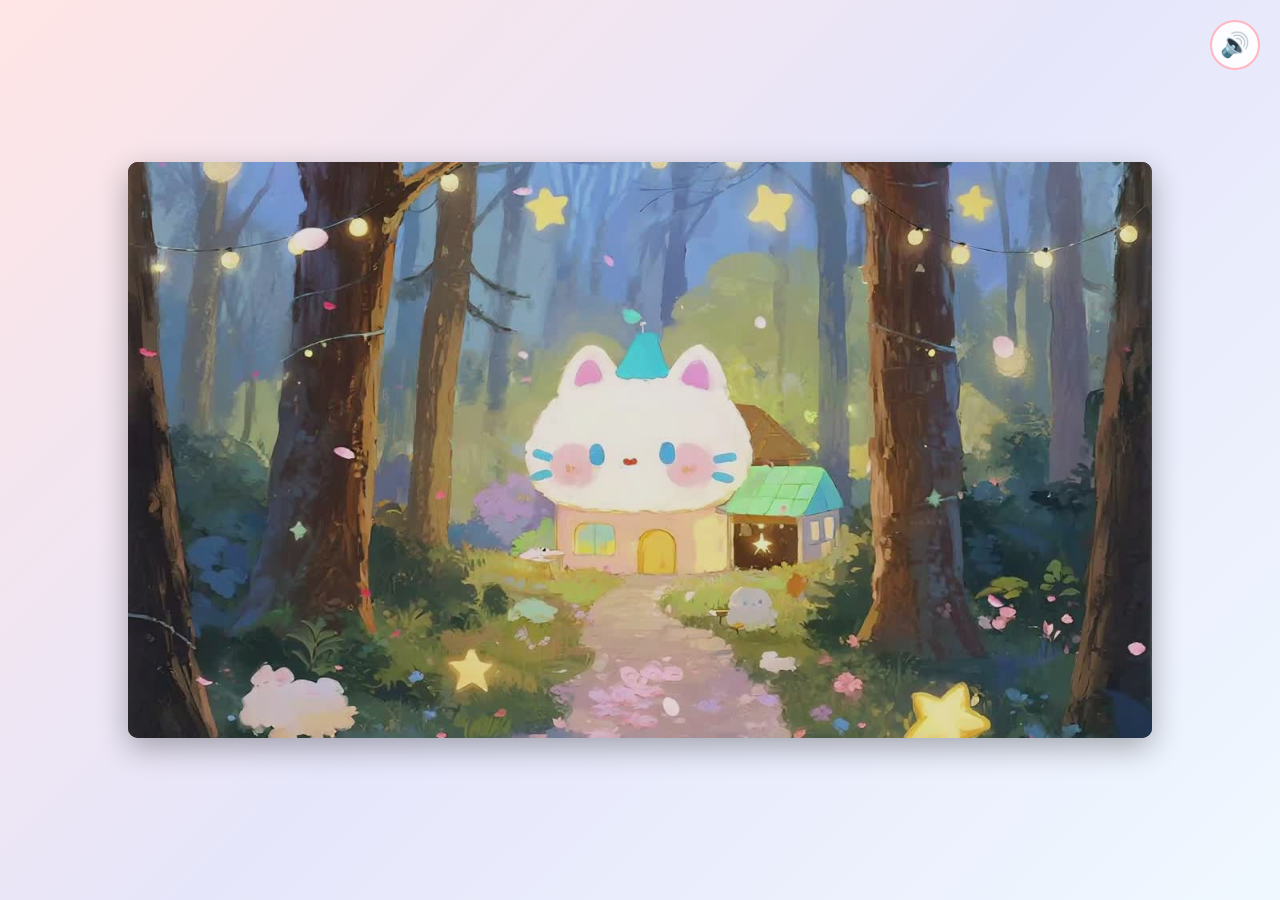
<file: xinyu-miaowu/index.html>
<!DOCTYPE html>
<html lang="zh-CN">
<head>
    <meta charset="UTF-8">
    <meta name="viewport" content="width=device-width, initial-scale=1.0">
    <title>心语喵屋 - Whispers & Whiskers Retreat</title>
    <link rel="stylesheet" href="styles.css">
    <style>
        #scene-0:not(.media-ready) .title-area,
        #scene-0:not(.media-ready) .start-button-area { visibility: hidden; }
    </style>
</head>
<body>
    <div class="game-container">
        <!-- 场景0：启动画面 -->
        <div class="scene active" id="scene-0">
            <!-- 视频背景 -->
            <video class="video-background" id="intro-video" autoplay muted loop playsinline preload="auto" x-webkit-airplay="deny" webkit-playsinline="true" disablepictureinpicture="true" poster="素材包/初始界面.jpg">
                <source src="素材包/初始界面.web.mp4" type="video/mp4">
                您的浏览器不支持视频播放。
            </video>
            
            <!-- 视频遮罩层 -->
            <div class="video-overlay"></div>
            
            <!-- 标题区域 - 在树屋上方 -->
            <div class="title-area">
                <h1 class="game-title">心语喵屋</h1>
            </div>
            
            <!-- 开始按钮区域 - 在正中下方 -->
            <div class="start-button-area">
                <button class="start-button" onclick="startGame()">点击开始</button>
                <div class="start-hint">✨ 点击开始你的心灵之旅 ✨</div>
            </div>
        </div>

        <!-- 场景1：进入喵屋 -->
        <div class="scene" id="scene-1">
            <!-- 视频背景 -->
            <video class="video-background" id="scene1-video" muted loop playsinline preload="none" x-webkit-airplay="deny" webkit-playsinline="true" disablepictureinpicture="true" poster="素材包/喵屋内部.jpg">
                <source src="素材包/喵屋内部.web.mp4" type="video/mp4">
                您的浏览器不支持视频播放。
            </video>
            
            <!-- 视频遮罩层 -->
            <div class="video-overlay"></div>
            
            <!-- 情绪氛围覆盖层 -->
            <div class="atmosphere-overlay atmosphere-tired" id="atmosphere-tired"></div>
            <div class="atmosphere-overlay atmosphere-nervous" id="atmosphere-nervous"></div>
            <div class="atmosphere-overlay atmosphere-missing" id="atmosphere-missing"></div>
            
            <!-- 视觉小说角色图片 -->
            <div class="vn-character-container">
                <img class="cat-character reading" id="cat-reading" src="素材包/猫导师看书.webp" alt="猫导师看书" loading="eager" fetchpriority="high" decoding="async">
                <img loading="lazy" decoding="async" class="cat-character talking hidden" id="cat-talking" src="素材包/猫导师放书.webp" alt="猫导师放书">
            </div>
            
            <!-- 视觉小说对话框 -->
            <div class="vn-dialogue-container" id="vn-dialogue">
                <div class="vn-name-box" id="vn-name">猫导师</div>
                <div class="vn-text-box" id="vn-text">
                    <div class="vn-text-content" id="vn-text-content"></div>
                </div>
                <div class="vn-choices-container hidden" id="vn-choices">
                    <button class="vn-choice-btn" onclick="makeChoice(1, 'A')" id="choice-1A">
                        (微微叹气) "嗯...是有点提不起劲，像心里的小风车转不动了。"
                    </button>
                    <button class="vn-choice-btn" onclick="makeChoice(1, 'B')" id="choice-1B">
                        (轻声) "有点紧张...明天有个小小的挑战。"
                    </button>
                    <button class="vn-choice-btn" onclick="makeChoice(1, 'C')" id="choice-1C">
                        (看向窗外) "...有点想念某个温暖的人了。"
                    </button>
                </div>
            </div>
            
            <!-- 点击继续提示 -->
            <div class="vn-continue-hint" id="vn-continue">点击继续...</div>
        </div>

        <!-- 场景2：倾听与引导 -->
        <div class="scene" id="scene-2">
            <!-- 视频背景 -->
            <video class="video-background" muted loop playsinline preload="none" x-webkit-airplay="deny" webkit-playsinline="true" disablepictureinpicture="true" poster="素材包/喵屋内部.jpg">
                <source src="素材包/喵屋内部.web.mp4" type="video/mp4">
                您的浏览器不支持视频播放。
            </video>
            
            <!-- 视频遮罩层 -->
            <div class="video-overlay"></div>
            
            <!-- 视觉小说角色图片 -->
            <div class="vn-character-container">
                <img loading="lazy" decoding="async" class="cat-character talking" id="cat-talking-2" src="素材包/猫导师放书.webp" alt="猫导师放书">
            </div>
            
            <!-- 视觉小说对话框 -->
            <div class="vn-dialogue-container" id="vn-dialogue-2">
                <div class="vn-name-box" id="vn-name-2">猫导师</div>
                <div class="vn-text-box" id="vn-text-2">
                    <div class="vn-text-content" id="vn-text-content-2"></div>
                </div>
                <div class="vn-choices-container hidden" id="vn-choices-2">
                    <button class="vn-choice-btn" onclick="makeChoice(2, 'A')" id="choice-2A"></button>
                    <button class="vn-choice-btn" onclick="makeChoice(2, 'B')" id="choice-2B"></button>
                    <button class="vn-choice-btn" onclick="makeChoice(2, 'C')" id="choice-2C"></button>
                </div>
            </div>
            
            <!-- 点击继续提示 -->
            <div class="vn-continue-hint" id="vn-continue-2">点击继续...</div>
        </div>

        <!-- 场景3：情绪解谜小游戏 -->
        <div class="scene" id="scene-3">
            <!-- 动态视频背景 - 根据情绪分支显示不同视频 -->
            <!-- 疲惫/低落 - 神秘花园 -->
            <video class="exploration-video hidden" id="exploration-tired" muted loop playsinline preload="none" x-webkit-airplay="deny" webkit-playsinline="true" disablepictureinpicture="true" poster="素材包/神秘花园动态.jpg">
                <source src="素材包/神秘花园动态.web.mp4" type="video/mp4">
                您的浏览器不支持视频播放。
            </video>
            
            <!-- 紧张 - 清晨林间 -->
            <video class="exploration-video hidden" id="exploration-nervous" muted loop playsinline preload="none" x-webkit-airplay="deny" webkit-playsinline="true" disablepictureinpicture="true" poster="素材包/清晨林间.jpg">
                <source src="素材包/清晨林间.web.mp4" type="video/mp4">
                您的浏览器不支持视频播放。
            </video>
            
            <!-- 思念 - 星空岛屿 -->
            <video class="exploration-video hidden" id="exploration-missing" muted loop playsinline preload="none" x-webkit-airplay="deny" webkit-playsinline="true" disablepictureinpicture="true" poster="素材包/星空岛屿.jpg">
                <source src="素材包/星空岛屿.web.mp4" type="video/mp4">
                您的浏览器不支持视频播放。
            </video>
            
            <!-- 视频遮罩层 -->
            <div class="video-overlay"></div>
            
            <!-- 探索大气效果层 -->
            <div class="exploration-atmosphere tired hidden" id="exploration-atmosphere-tired"></div>
            <div class="exploration-atmosphere nervous hidden" id="exploration-atmosphere-nervous"></div>
            <div class="exploration-atmosphere missing hidden" id="exploration-atmosphere-missing"></div>
            
            <!-- 疲惫分支物品 - 神秘花园 -->
            <div class="exploration-items tired hidden" id="exploration-items-tired">
                <div class="exploration-item" data-item="courage-stone" onclick="clickExplorationItem('courage-stone')">
                    <img loading="lazy" decoding="async" src="素材包/勇气小石头.webp" alt="勇气小石头">
                </div>
                <div class="exploration-item" data-item="glowing-orchid" onclick="clickExplorationItem('glowing-orchid')">
                    <img loading="lazy" decoding="async" src="素材包/发光小兰花.webp" alt="发光小兰花">
                </div>
                <div class="exploration-item" data-item="crystal-chime" onclick="clickExplorationItem('crystal-chime')">
                    <img loading="lazy" decoding="async" src="素材包/水晶小风铃.webp" alt="水晶小风铃">
                </div>
            </div>
            
            <!-- 紧张分支物品 - 清晨林间 -->
            <div class="exploration-items nervous hidden" id="exploration-items-nervous">
                <div class="exploration-item" data-item="cloud-pillow" onclick="clickExplorationItem('cloud-pillow')">
                    <img loading="lazy" decoding="async" src="素材包/云朵小抱枕.webp" alt="云朵小抱枕">
                </div>
                <div class="exploration-item" data-item="starlight-bottle" onclick="clickExplorationItem('starlight-bottle')">
                    <img loading="lazy" decoding="async" src="素材包/星光小瓶子.webp" alt="星光小瓶子">
                </div>
                <div class="exploration-item" data-item="courage-stone" onclick="clickExplorationItem('courage-stone')">
                    <img loading="lazy" decoding="async" src="素材包/勇气小石头.webp" alt="勇气小石头">
                </div>
            </div>
            
            <!-- 思念分支物品 - 星空岛屿 -->
            <div class="exploration-items missing hidden" id="exploration-items-missing">
                <div class="exploration-item" data-item="crystal-chime" onclick="clickExplorationItem('crystal-chime')">
                    <img loading="lazy" decoding="async" src="素材包/水晶小风铃.webp" alt="水晶小风铃">
                </div>
                <div class="exploration-item" data-item="glowing-orchid" onclick="clickExplorationItem('glowing-orchid')">
                    <img loading="lazy" decoding="async" src="素材包/发光小兰花.webp" alt="发光小兰花">
                </div>
                <div class="exploration-item" data-item="starlight-bottle" onclick="clickExplorationItem('starlight-bottle')">
                    <img loading="lazy" decoding="async" src="素材包/星光小瓶子.webp" alt="星光小瓶子">
                </div>
            </div>
            
            <!-- 探索界面内容 - 延迟显示 -->
            <div class="exploration-content hidden" id="exploration-content">
                <div class="floating-guide" id="floating-guide">
                    <div class="guide-text-floating" id="guide-text-floating">
                        喵~ 看来我们需要一点小小的'心绪整理'。在这个安静的地方，藏着一些能让你此刻感到平静的小东西。用心感受，它会悄悄呼唤你...
                    </div>
                </div>
                
                <!-- 收集进度显示 -->
                <div class="collection-progress" id="collection-progress">
                    <div class="progress-text">心灵碎片</div>
                    <div class="progress-indicators">
                        <span class="progress-dot" id="progress-dot-1">○</span>
                        <span class="progress-dot" id="progress-dot-2">○</span>
                        <span class="progress-dot" id="progress-dot-3">○</span>
                    </div>
                    <div class="progress-count" id="progress-count">0/3</div>
                </div>
                
                <!-- 继续探索按钮 -->
                <button class="continue-exploration-btn" id="continue-exploration-btn" onclick="continueToNextScene()" style="display: none;">
                    <span class="btn-text">继续我的心灵之旅</span>
                    <span class="btn-icon">✨</span>
                </button>
                
                <div class="found-item" id="found-item" style="display: none;">
                    <div class="item-glow"></div>
                    <div class="item-image" id="item-image"></div>
                    <div class="item-description" id="item-description"></div>
                </div>
            </div>
        </div>

        <!-- 场景4：领悟与馈赠 -->
        <div class="scene" id="scene-4">
            <!-- 视频背景 -->
            <video class="video-background" muted loop playsinline preload="none" x-webkit-airplay="deny" webkit-playsinline="true" disablepictureinpicture="true" poster="素材包/喵屋内部.jpg">
                <source src="素材包/喵屋内部.web.mp4" type="video/mp4">
                您的浏览器不支持视频播放。
            </video>
            
            <!-- 视频遮罩层 -->
            <div class="video-overlay"></div>
            
            <!-- 情绪氛围覆盖层 -->
            <div class="atmosphere-overlay atmosphere-tired" id="atmosphere-tired-4"></div>
            <div class="atmosphere-overlay atmosphere-nervous" id="atmosphere-nervous-4"></div>
            <div class="atmosphere-overlay atmosphere-missing" id="atmosphere-missing-4"></div>
            
            <!-- 视觉小说角色图片 -->
            <div class="vn-character-container">
                <img loading="lazy" decoding="async" class="cat-character talking" id="cat-talking-4" src="素材包/猫导师放书.webp" alt="猫导师放书">
            </div>
            
            <!-- 视觉小说对话框 -->
            <div class="vn-dialogue-container" id="vn-dialogue-4">
                <div class="vn-name-box" id="vn-name-4">猫导师</div>
                <div class="vn-text-box" id="vn-text-4">
                    <div class="vn-text-content" id="vn-text-content-4"></div>
                </div>
                <div class="vn-choices-container hidden" id="vn-choices-4">
                    <button class="vn-choice-btn" onclick="makeChoice(4, 'A')" id="choice-4A">
                        "嗯，心里好像轻松了一点点。"
                    </button>
                    <button class="vn-choice-btn" onclick="makeChoice(4, 'B')" id="choice-4B">
                        "还没有，不过这里让我舒服些。"
                    </button>
                    <button class="vn-choice-btn" onclick="makeChoice(4, 'C')" id="choice-4C">
                        "我说不清，想再坐一会儿。"
                    </button>
                </div>
            </div>
            
            <!-- 点击继续提示 -->
            <div class="vn-continue-hint" id="vn-continue-4">点击继续...</div>
        </div>

        <!-- 场景5：保存与告别 -->
        <div class="scene" id="scene-5">
            <!-- 视频背景 -->
            <video class="video-background" id="scene5-video" muted loop playsinline preload="none" x-webkit-airplay="deny" webkit-playsinline="true" disablepictureinpicture="true" poster="素材包/喵屋内部.jpg">
                <source src="素材包/喵屋内部.web.mp4" type="video/mp4">
                您的浏览器不支持视频播放。
            </video>
            
            <!-- 视频遮罩层 -->
            <div class="video-overlay"></div>
            
            <div class="magical-effects"></div>
            <div class="content">
                <article class="retreat-note" id="retreat-note">
                    <img src="素材包/猫导师放书.webp" alt="猫导师" class="note-mentor">
                    <h2>喵屋便笺</h2>
                    <p id="note-context"></p>
                    <label for="note-item">今天最想带走的一件</label>
                    <select id="note-item" onchange="renderNote(this.value)"></select>
                    <p id="note-message"></p>
                    <p id="note-action"></p>
                    <small>不用马上好起来。想歇一会儿的时候，这里仍有一个位置。</small>
                </article>
                <div class="final-actions">
                    <button class="save-button" onclick="saveNote()">保存便笺</button>
                    <button class="restart-button" onclick="document.getElementById('note-status').textContent='猫导师继续翻书。你可以再坐一会儿，不用做任何事。'">再坐一会儿</button>
                    <button class="restart-button" onclick="restartGame()">重新开始</button>
                </div>
                <p id="note-status" role="status"></p>
                <a id="note-download" hidden download="喵屋便笺.png">打开便笺图片，也可长按保存</a>
            </div>
        </div>
    </div>

    <!-- 场景加载页面 -->
    <div class="scene-loading" id="scene-loading">
        <div class="loading-content">
            <!-- 装饰性元素 -->
            <div class="loading-decoration">
                <div class="floating-hearts">
                    <span class="heart">💕</span>
                    <span class="heart">🌸</span>
                    <span class="heart">✨</span>
                    <span class="heart">🐱</span>
                    <span class="heart">☁️</span>
                </div>
            </div>
            
            <!-- 主要文字 -->
            <div class="loading-main-text">
                <div class="loading-title" id="loading-title">正在进入...</div>
                <div class="loading-scene-name" id="loading-scene-name">猫咪的世界</div>
            </div>
            
            <!-- 进度条动画 -->
            <div class="loading-progress">
                <div class="progress-bar-container">
                    <div class="progress-bar-background">
                        <div class="progress-bar-fill" id="progress-bar-fill"></div>
                        <div class="progress-shine"></div>
                    </div>
                    <div class="progress-percentage" id="progress-percentage">0%</div>
                </div>
                <div class="progress-dots">
                    <span class="dot"></span>
                    <span class="dot"></span>
                    <span class="dot"></span>
                </div>
            </div>
            
            <!-- 轮播温馨话语 -->
            <div class="loading-quotes">
                <div class="quote-text" id="quote-text">在这里，每一份情感都被温柔以待...</div>
            </div>
        </div>
    </div>

    <!-- 音效控制 -->
    <div class="audio-controls">
        <button class="audio-toggle" onclick="toggleAudio()">🔊</button>
    </div>

    <!-- 隐藏的音频元素 -->
    <!-- 游戏初始界面BGM -->
    <audio id="bgm-start" loop preload="none">
        <source src="素材包/青翼XD - 故事的开始.web.mp3" type="audio/mpeg">
    </audio>
    
    <!-- 场景一与猫导师对话BGM -->
    <audio id="bgm-scene1" loop preload="none">
        <source src="素材包/青翼XD - 初遇.web.mp3" type="audio/mpeg">
    </audio>
    
    <!-- 探索场景BGM -->
    <audio id="bgm-exploration" loop preload="none">
        <source src="素材包/青翼XD - 宁静的野马湖.web.mp3" type="audio/mpeg">
    </audio>
    
    <!-- 探索完毕后对话BGM -->
    <audio id="bgm-scene4" loop preload="none">
        <source src="素材包/青翼XD - 坚不可摧的纽带.web.mp3" type="audio/mpeg">
    </audio>
    
    <script>
        const openingVideo = document.getElementById('intro-video');
        const openingScene = document.getElementById('scene-0');
        const showOpening = () => openingScene.classList.add('media-ready');
        openingVideo.addEventListener('playing', showOpening, { once: true });
        openingVideo.addEventListener('error', showOpening, { once: true });
        if (openingVideo.readyState >= 2) showOpening();
        openingVideo.play().catch(() => {
            openingVideo.addEventListener('loadeddata', showOpening, { once: true });
        });
        setTimeout(showOpening, 10000);
    </script>
    <script src="script.js"></script>
</body>
</html>
</file>
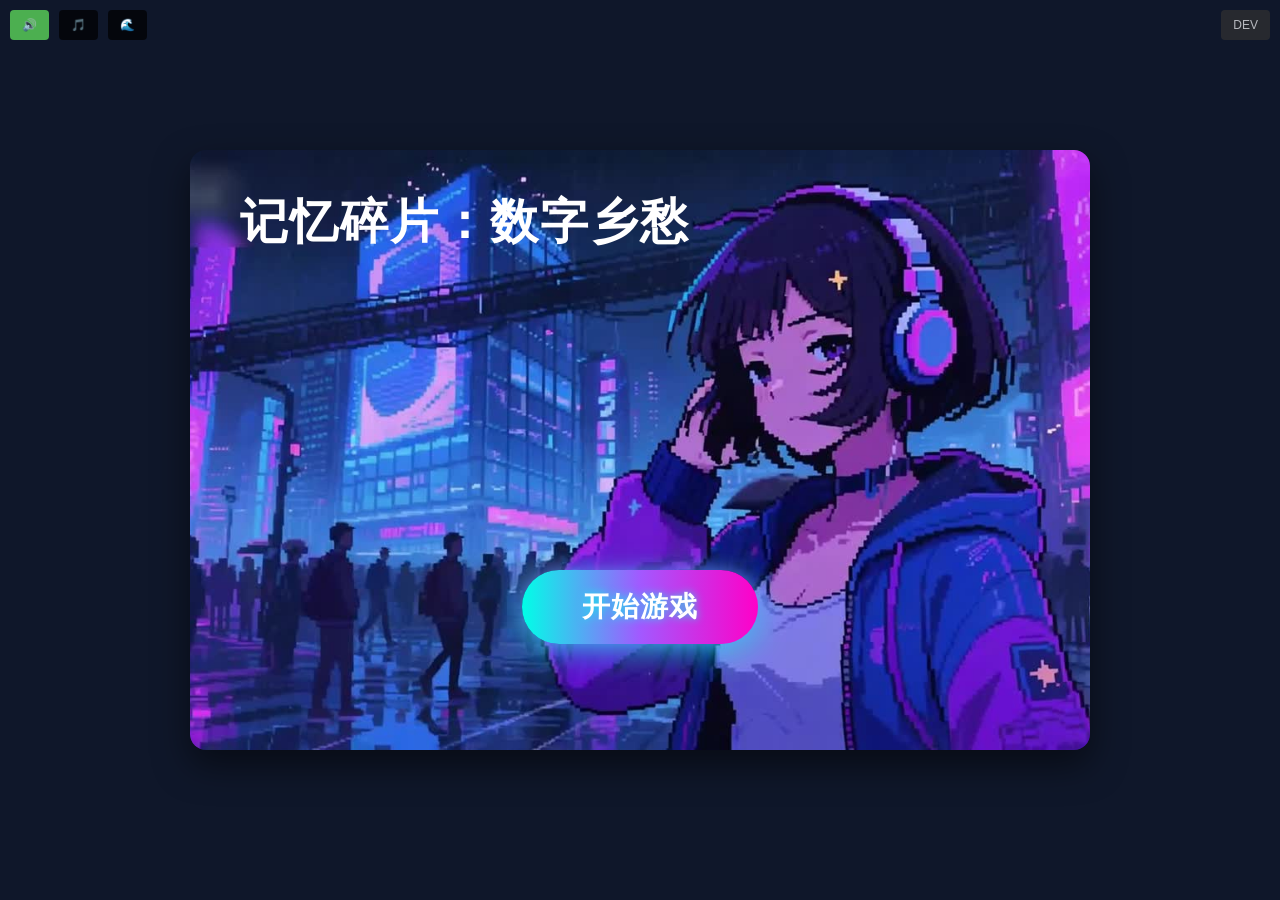
<file: digital-nostalgia/《记忆碎片：数字乡愁》.html>
<!DOCTYPE html>
<html lang="zh-CN">
<head>
    <meta charset="UTF-8">
    <meta name="viewport" content="width=device-width, initial-scale=1.0">
    <title>记忆碎片：数字乡愁</title>
    <style>
        * { margin: 0; padding: 0; box-sizing: border-box; font-family: 'Segoe UI', Tahoma, Geneva, Verdana, sans-serif; }
        body { background: #0f172a; color: #e2e8f0; min-height: 100vh; display: flex; justify-content: center; align-items: center; overflow: hidden; position: relative; }
        .scene {
            display: none;
            width: 900px;
            height: 600px;
            border-radius: 16px;
            overflow: hidden;
            box-shadow: 0 15px 35px rgba(0,0,0,0.5);
            position: relative;
        }
        .scene.active { display: block; }
        /* 主菜单背景 */
        .main-menu-bg {
            position: absolute;
            width: 100%; height: 100%;
            top: 0; left: 0;
            z-index: 0;
            overflow: hidden;
        }
        .main-menu-bg video {
            position: absolute;
            width: 100%; height: 100%;
            object-fit: cover;
            left: 0; top: 0;
            z-index: 0;
        }
        .main-menu-content {
            position: absolute; width: 100%; height: 100%; top: 0; left: 0; z-index: 1;
            display: flex; flex-direction: column; justify-content: flex-end; align-items: center;
        }
        #mainMenuScene:not(.media-ready) .main-menu-content { visibility: hidden; }
        .main-title {
            position: absolute;
            top: 40px;
            left: 50px;
            font-size: 48px;
            font-weight: 900;
            color: #fff;
            letter-spacing: 2px;
            text-align: left;
            padding: 0;
            border-radius: 0;
            background: none;
            filter: none;
            text-shadow: none;
            -webkit-background-clip: unset;
            -webkit-text-fill-color: unset;
        }
        .main-title::before { display: none !important; }
        .start-btn {
            position: absolute;
            left: 50%;
            top: 70%;
            transform: translate(-50%, 0);
            padding: 18px 60px;
            font-size: 28px;
            border-radius: 50px;
            border: none;
            background: linear-gradient(90deg, #00ffe7, #a259ff, #ff00c8);
            color: #fff;
            font-weight: bold;
            cursor: pointer;
            box-shadow: 0 8px 32px #00ffe799, 0 0 16px #a259ff99;
            transition: all 0.3s;
            text-shadow: 0 0 8px #00ffe7cc;
            letter-spacing: 1px;
        }
        .start-btn:hover {
            transform: translate(-50%, -8px) scale(1.05);
            box-shadow: 0 16px 40px #00ffe7cc, 0 0 32px #a259ffcc;
        }
        /* 游戏场景 */
        .game-header { padding: 15px 25px; background: rgba(30,41,59,0.9); border-bottom: 1px solid rgba(100,149,237,0.2); display: flex; justify-content: space-between; align-items: center; }
        .game-title { font-size: 26px; font-weight: 800; background: linear-gradient(90deg, #7dd3fc, #c084fc); -webkit-background-clip: text; -webkit-text-fill-color: transparent; text-shadow: 0 0 15px #7dd3fc66; }
        .stats { display: flex; gap: 15px; }
        .stat { background: rgba(51,65,85,0.7); padding: 8px 18px; border-radius: 50px; border: 1px solid rgba(100,149,237,0.2); display: flex; align-items: center; gap: 8px; box-shadow: 0 4px 6px rgba(0,0,0,0.1); }
        .stat-value { font-weight: 700; color: #7dd3fc; font-size: 18px; }
        .game-content { display: flex; height: calc(100% - 62px); }
        .game-world {
            position: relative;
            width: 70%;
            height: 100%;
            background: url('素材包/效率中枢.webp') center center/cover no-repeat;
            overflow: hidden;
        }
        .game-world::after {
            content: "";
            position: absolute;
            left: 0; top: 0; width: 100%; height: 100%;
            background: rgba(15,23,42,0.3); /* 轻微遮罩确保文字可读 */
            z-index: 1;
        }
        .scene-description {
            position: absolute;
            top: 20px;
            left: 20px;
            color: #7dd3fc;
            font-size: 14px;
            font-weight: 600;
            text-shadow: 0 0 8px #7dd3fc;
            z-index: 2;
            max-width: 300px;
            line-height: 1.4;
        }
        .player {
            position: absolute;
            width: 160px;
            height: 160px;
            z-index: 50;
            transition: transform 0.2s;
            pointer-events: none;
        }
        .player img {
            width: 100%;
            height: 100%;
            display: block;
            object-fit: contain;
            pointer-events: none;
        }
        .memory-fragment {
            position: absolute;
            width: 50px;
            height: 50px;
            border-radius: 12px;
            display: flex;
            justify-content: center;
            align-items: center;
            font-size: 32px;
            animation: float 4s infinite ease-in-out;
            cursor: pointer;
            z-index: 20;
            box-shadow: 0 0 15px currentColor;
            transition: all 0.3s;
            background: rgba(30,41,59,0.8);
            border: 2px solid;
        }
        .fragment-1 { color: #f87171; top: 15%; left: 20%; animation-delay: 0s; }
        .fragment-2 { color: #60a5fa; top: 25%; left: 80%; animation-delay: 0.5s; }
        .fragment-3 { color: #fbbf24; top: 60%; left: 15%; animation-delay: 1s; }
        .fragment-4 { color: #34d399; top: 70%; left: 70%; animation-delay: 1.5s; }
        .fragment-5 { color: #c084fc; top: 45%; left: 85%; animation-delay: 2s; }
        .memory-fragment:hover { transform: scale(1.15); box-shadow: 0 0 25px currentColor; }

        /* NPC样式 */
        .npc {
            position: absolute;
            bottom: 100px;
            left: 50px;
            background: rgba(30,41,59,0.9);
            border: 2px solid #7dd3fc;
            border-radius: 15px;
            padding: 15px;
            display: flex;
            flex-direction: column;
            align-items: center;
            gap: 8px;
            z-index: 60;
            box-shadow: 0 8px 25px rgba(125,211,252,0.3);
            transition: all 0.3s;
        }
        .npc:hover {
            transform: scale(1.05);
            box-shadow: 0 12px 35px rgba(125,211,252,0.4);
        }
        .npc-avatar {
            font-size: 48px;
            filter: drop-shadow(0 0 10px #7dd3fc);
        }
        .npc-name {
            font-size: 18px;
            font-weight: bold;
            color: #7dd3fc;
            text-shadow: 0 0 8px #7dd3fc;
        }
        .npc-title {
            font-size: 12px;
            color: #94a3b8;
            text-align: center;
            max-width: 120px;
        }

        /* 小意特殊样式 - 不使用框框 */
        .npc[data-scene="2"] {
            background: transparent;
            border: none;
            box-shadow: none;
            padding: 0;
        }
        .npc[data-scene="2"]:hover {
            box-shadow: none;
            transform: none;
        }
        .npc[data-scene="2"] .npc-avatar {
            filter: none;
        }
        .npc[data-scene="2"] .npc-name {
            color: #fbbf24;
            text-shadow: 0 0 8px #fbbf24;
            font-size: 16px;
            margin-top: 5px;
        }
        .npc[data-scene="2"] .npc-title {
            display: none;
        }

        /* 序幕剧情样式 */
        .prologue-scene {
            display: none;
            width: 900px;
            height: 600px;
            border-radius: 16px;
            overflow: hidden;
            box-shadow: 0 15px 35px rgba(0,0,0,0.5);
            position: relative;
            background: #0f172a;
        }
        .prologue-scene.active { display: block; }

        .prologue-background {
            position: absolute;
            width: 100%;
            height: 100%;
            top: 0;
            left: 0;
            z-index: 0;
            background: url('素材包/控制台.webp') center center/cover no-repeat;
            overflow: hidden;
        }

        /* 角色立绘区域 */
        .character-area {
            position: absolute;
            left: -350px;
            bottom: -50px;
            width: 500px;
            height: 500px;
            z-index: 5;
            display: flex;
            align-items: flex-end;
            justify-content: flex-start;
        }

        .character-sprite {
            width: 450px;
            height: 550px;
            object-fit: contain;
            filter: drop-shadow(0 0 20px rgba(125, 211, 252, 0.3));
            margin-left: 220px;
        }

        /* 对话框区域 */
        .dialog-area {
            position: absolute;
            left: 200px;
            bottom: 10px;
            width: 600px;
            height: 160px;
            background: rgba(30, 41, 59, 0.95);
            border: 2px solid #7dd3fc;
            border-radius: 15px 15px 0 0;
            z-index: 15;
            padding: 20px;
            box-sizing: border-box;
            backdrop-filter: blur(10px);
            transition: all 0.3s ease;
        }

        /* 系统说话时的对话框样式 */
        .dialog-area.system-mode {
            left: 50px;
            width: 750px;
        }

        /* 系统说话时隐藏主角 */
        .character-area.system-mode {
            opacity: 0;
            pointer-events: none;
        }

        .dialog-name {
            color: #7dd3fc;
            font-size: 18px;
            font-weight: bold;
            margin-bottom: 10px;
            text-shadow: 0 0 8px #7dd3fc;
        }

        .dialog-text {
            color: #e2e8f0;
            font-size: 16px;
            line-height: 1.6;
            max-height: 120px;
            overflow-y: auto;
            text-shadow: 0 0 5px rgba(226, 232, 240, 0.3);
        }

        /* 选择分支弹窗 */
        .choice-modal {
            position: absolute;
            top: 35%;
            left: 50%;
            transform: translate(-50%, -50%);
            background: rgba(15, 23, 42, 0.95);
            border: 2px solid #fbbf24;
            border-radius: 15px;
            padding: 25px;
            z-index: 50;
            min-width: 400px;
            backdrop-filter: blur(15px);
            box-shadow: 0 0 30px rgba(251, 191, 36, 0.3);
        }

        /* 结局弹窗 */
        .ending-modal {
            position: absolute;
            top: 35%;
            left: 50%;
            transform: translate(-50%, -50%);
            background: rgba(15, 23, 42, 0.95);
            border: 2px solid #7dd3fc;
            border-radius: 20px;
            padding: 30px;
            z-index: 60;
            min-width: 450px;
            max-width: 550px;
            backdrop-filter: blur(15px);
            box-shadow: 0 0 40px rgba(125, 211, 252, 0.4);
            text-align: center;
        }

        .ending-title {
            font-size: 24px;
            font-weight: bold;
            margin-bottom: 20px;
            text-shadow: 0 0 15px currentColor;
        }

        .ending-content {
            color: #e2e8f0;
            line-height: 1.6;
            margin-bottom: 30px;
        }

        .ending-buttons {
            display: flex;
            gap: 15px;
            justify-content: center;
        }

        .ending-btn {
            padding: 12px 24px;
            background: rgba(125, 211, 252, 0.2);
            border: 2px solid #7dd3fc;
            border-radius: 25px;
            color: #7dd3fc;
            cursor: pointer;
            transition: all 0.3s;
            font-size: 16px;
            font-weight: bold;
        }

        .ending-btn:hover {
            background: rgba(125, 211, 252, 0.3);
            transform: translateY(-2px);
            box-shadow: 0 8px 25px rgba(125, 211, 252, 0.4);
        }

        /* 加载界面样式 */
        .loading-screen {
            position: absolute;
            top: 0;
            left: 0;
            width: 100%;
            height: 100%;
            background: rgba(0, 0, 0, 0.9);
            z-index: 100;
            display: flex;
            flex-direction: column;
            justify-content: center;
            align-items: center;
            color: #7dd3fc;
            font-size: 18px;
            backdrop-filter: blur(10px);
        }

        .loading-text {
            margin-bottom: 20px;
            text-align: center;
        }

        .loading-bar {
            width: 300px;
            height: 4px;
            background: rgba(125, 211, 252, 0.2);
            border-radius: 2px;
            overflow: hidden;
        }

        .loading-progress {
            height: 100%;
            background: linear-gradient(90deg, #7dd3fc, #38bdf8);
            width: 0%;
            animation: loadingProgress 3s ease-in-out forwards;
        }

        @keyframes loadingProgress {
            0% { width: 0%; }
            100% { width: 100%; }
        }

        .loading-tips {
            margin-top: 30px;
            text-align: center;
        }

        .tip-text {
            color: #94a3b8;
            font-size: 16px;
            font-style: italic;
            transition: opacity 0.5s ease;
            text-shadow: 0 0 10px #94a3b8;
            max-width: 400px;
            line-height: 1.4;
        }

        /* 赛博故障效果 */
        .cyber-glitch {
            position: absolute;
            top: 0;
            left: 0;
            width: 100%;
            height: 100%;
            background: repeating-linear-gradient(
                0deg,
                transparent,
                transparent 2px,
                rgba(125, 211, 252, 0.1) 2px,
                rgba(125, 211, 252, 0.1) 4px
            );
            z-index: 99;
            animation: cyberGlitch 0.1s linear infinite;
        }

        @keyframes cyberGlitch {
            0%, 90% { opacity: 0; }
            91%, 100% { opacity: 1; }
        }

        @keyframes voiceEcho {
            0% {
                opacity: 0;
                transform: translate(-50%, -50%) scale(0.8);
            }
            50% {
                opacity: 1;
                transform: translate(-50%, -50%) scale(1.1);
            }
            100% {
                opacity: 0;
                transform: translate(-50%, -50%) scale(1);
            }
        }

        /* 简洁的淡入淡出进场动画 */
        .scene-fade {
            position: fixed;
            top: 0;
            left: 0;
            width: 100%;
            height: 100%;
            background: rgba(0, 0, 0, 1);
            z-index: 9999;
            display: flex;
            flex-direction: column;
            justify-content: center;
            align-items: center;
            opacity: 0;
            pointer-events: none;
            transition: opacity 1s ease;
            overflow: hidden;
        }

        .scene-fade-text {
            color: #7dd3fc;
            font-size: 36px;
            font-weight: bold;
            text-align: center;
            text-shadow: 0 0 15px #7dd3fc;
            margin-bottom: 20px;
            animation: textGlow 2s ease-in-out infinite, textBounce 0.8s ease-out 0.5s both, textFadeIn 1s ease-out 0.3s both;
        }

        .scene-fade-subtitle {
            color: #94a3b8;
            font-size: 14px;
            text-align: center;
            opacity: 0;
            font-style: italic;
            margin-top: 10px;
            animation: subtitleFadeIn 1s ease-out 0.8s both;
        }

        /* 赛博朋克浮动特效 */
        .cyber-particles {
            position: absolute;
            top: 0;
            left: 0;
            width: 100%;
            height: 100%;
            pointer-events: none;
        }

        .cyber-particle {
            position: absolute;
            width: 2px;
            height: 2px;
            background: #7dd3fc;
            border-radius: 50%;
            animation: floatUp 3s linear infinite;
            opacity: 0.6;
        }

        .cyber-grid {
            position: absolute;
            top: 0;
            left: 0;
            width: 100%;
            height: 100%;
            background-image:
                linear-gradient(rgba(125, 211, 252, 0.1) 1px, transparent 1px),
                linear-gradient(90deg, rgba(125, 211, 252, 0.1) 1px, transparent 1px);
            background-size: 50px 50px;
            animation: gridMove 4s linear infinite;
            opacity: 0.3;
        }

        @keyframes textGlow {
            0%, 100% { text-shadow: 0 0 15px #7dd3fc; }
            50% { text-shadow: 0 0 25px #7dd3fc, 0 0 35px #7dd3fc; }
        }

        @keyframes textBounce {
            0% {
                transform: scale(0.3) translateY(-50px);
                opacity: 0;
            }
            50% {
                transform: scale(1.2) translateY(10px);
                opacity: 1;
            }
            100% {
                transform: scale(1) translateY(0);
                opacity: 1;
            }
        }

        @keyframes textFadeIn {
            0% {
                opacity: 0;
                transform: translateY(30px);
            }
            100% {
                opacity: 1;
                transform: translateY(0);
            }
        }

        @keyframes subtitleFadeIn {
            0% {
                opacity: 0;
                transform: translateY(20px);
            }
            100% {
                opacity: 0.8;
                transform: translateY(0);
            }
        }

        @keyframes floatUp {
            0% {
                transform: translateY(100vh) translateX(0);
                opacity: 0;
            }
            10% {
                opacity: 0.6;
            }
            90% {
                opacity: 0.6;
            }
            100% {
                transform: translateY(-100px) translateX(20px);
                opacity: 0;
            }
        }

        @keyframes gridMove {
            0% { transform: translateY(0); }
            100% { transform: translateY(50px); }
        }



        .choice-title {
            color: #fbbf24;
            font-size: 20px;
            font-weight: bold;
            text-align: center;
            margin-bottom: 20px;
            text-shadow: 0 0 10px #fbbf24;
        }

        .choice-options {
            display: flex;
            flex-direction: column;
            gap: 12px;
        }

        .choice-option {
            background: rgba(30, 41, 59, 0.8);
            border: 2px solid #7dd3fc;
            border-radius: 10px;
            padding: 15px;
            color: #e2e8f0;
            cursor: pointer;
            transition: all 0.3s;
            font-size: 14px;
            line-height: 1.4;
        }

        .choice-option:hover {
            background: rgba(125, 211, 252, 0.2);
            border-color: #38bdf8;
            transform: translateY(-2px);
            box-shadow: 0 8px 25px rgba(125, 211, 252, 0.3);
        }

        /* 继续按钮 */
        .continue-btn {
            position: absolute;
            bottom: 10px;
            right: 10px;
            background: rgba(125, 211, 252, 0.2);
            border: 2px solid #7dd3fc;
            border-radius: 25px;
            padding: 10px 20px;
            color: #7dd3fc;
            cursor: pointer;
            transition: all 0.3s;
            font-size: 14px;
            z-index: 20;
        }

        .continue-btn:hover {
            background: rgba(125, 211, 252, 0.3);
            transform: scale(1.05);
            box-shadow: 0 0 20px rgba(125, 211, 252, 0.5);
        }

        .data-stream {
            position: absolute;
            width: 100%;
            height: 100%;
            background: repeating-linear-gradient(
                90deg,
                transparent,
                transparent 20px,
                rgba(59, 130, 246, 0.1) 20px,
                rgba(59, 130, 246, 0.1) 22px
            );
            animation: dataFlow 3s linear infinite;
        }

        .data-stream::before {
            content: '';
            position: absolute;
            width: 100%;
            height: 100%;
            background: repeating-linear-gradient(
                0deg,
                transparent,
                transparent 30px,
                rgba(147, 51, 234, 0.05) 30px,
                rgba(147, 51, 234, 0.05) 32px
            );
            animation: dataFlow 2s linear infinite reverse;
        }

        @keyframes dataFlow {
            0% { transform: translateX(-100%); }
            100% { transform: translateX(100%); }
        }

        .prologue-content {
            position: absolute;
            width: 100%;
            height: 100%;
            top: 0;
            left: 0;
            z-index: 10;
            display: flex;
            flex-direction: column;
            justify-content: center;
            align-items: center;
            padding: 40px;
            box-sizing: border-box;
        }

        .prologue-text {
            font-size: 18px;
            line-height: 1.8;
            color: #e2e8f0;
            text-align: center;
            max-width: 600px;
            margin-bottom: 30px;
            text-shadow: 0 0 10px rgba(226, 232, 240, 0.5);
            opacity: 0;
            transform: translateY(20px);
            animation: fadeInUp 1s ease-out forwards;
        }

        .prologue-text.typing {
            border-right: 2px solid #7dd3fc;
            animation: typing 3s steps(40, end), blink-caret 0.75s step-end infinite;
        }

        @keyframes fadeInUp {
            to {
                opacity: 1;
                transform: translateY(0);
            }
        }

        @keyframes typing {
            from { width: 0; }
            to { width: 100%; }
        }

        @keyframes blink-caret {
            from, to { border-color: transparent; }
            50% { border-color: #7dd3fc; }
        }

        .prologue-choices {
            display: flex;
            flex-direction: column;
            gap: 15px;
            margin-top: 20px;
            opacity: 0;
            animation: fadeIn 1s ease-out 1s forwards;
        }

        @keyframes fadeIn {
            to { opacity: 1; }
        }

        .prologue-choice {
            padding: 12px 24px;
            background: rgba(30, 41, 59, 0.8);
            border: 2px solid #7dd3fc;
            border-radius: 8px;
            color: #e2e8f0;
            cursor: pointer;
            transition: all 0.3s;
            font-size: 16px;
            text-align: center;
            backdrop-filter: blur(10px);
        }

        .prologue-choice:hover {
            background: rgba(125, 211, 252, 0.2);
            border-color: #38bdf8;
            transform: translateY(-2px);
            box-shadow: 0 8px 25px rgba(125, 211, 252, 0.3);
        }

        .prologue-choice.selected {
            background: rgba(125, 211, 252, 0.3);
            border-color: #38bdf8;
            box-shadow: 0 0 20px rgba(125, 211, 252, 0.5);
        }

        .prologue-cursor {
            display: inline-block;
            width: 2px;
            height: 20px;
            background: #7dd3fc;
            animation: blink 1s infinite;
            margin-left: 5px;
        }

        @keyframes blink {
            0%, 50% { opacity: 1; }
            51%, 100% { opacity: 0; }
        }

        .system-alert {
            position: absolute;
            top: 20px;
            right: 20px;
            background: rgba(239, 68, 68, 0.9);
            border: 2px solid #dc2626;
            border-radius: 8px;
            padding: 15px;
            color: #fef2f2;
            font-size: 14px;
            font-weight: bold;
            z-index: 20;
            animation: alertPulse 2s infinite;
        }

        @keyframes alertPulse {
            0%, 100% { box-shadow: 0 0 10px rgba(239, 68, 68, 0.5); }
            50% { box-shadow: 0 0 20px rgba(239, 68, 68, 0.8); }
        }

        .rust-effect {
            position: absolute;
            width: 100%;
            height: 100%;
            top: 0;
            left: 0;
            z-index: 5;
            background: radial-gradient(circle at 30% 50%, rgba(180, 83, 9, 0.3) 0%, transparent 50%);
            animation: rustSpread 3s ease-in-out;
        }

        @keyframes rustSpread {
            0% { opacity: 0; transform: scale(0.5); }
            50% { opacity: 1; transform: scale(1.2); }
            100% { opacity: 0.7; transform: scale(1); }
        }

        @keyframes pulse {
            0%, 100% { opacity: 0.2; }
            50% { opacity: 0.4; }
        }

        @keyframes staticNoise {
            0% { transform: translateX(0); }
            100% { transform: translateX(10px); }
        }

        @keyframes aiPulse {
            0%, 100% { transform: translate(-50%, -50%) scale(1); }
            50% { transform: translate(-50%, -50%) scale(1.1); }
        }

        @keyframes screenFade {
            0% { opacity: 0; }
            50% { opacity: 0.5; }
            100% { opacity: 1; }
        }

        @keyframes spark {
            0% { opacity: 1; transform: scale(0); }
            50% { opacity: 1; transform: scale(1); }
            100% { opacity: 0; transform: scale(2); }
        }

        @keyframes songPulse {
            0%, 100% { opacity: 0.7; }
            50% { opacity: 1; }
        }

        @keyframes tapeRotate {
            0% { transform: translate(-50%, -50%) rotateY(0deg); }
            100% { transform: translate(-50%, -50%) rotateY(360deg); }
        }

        @keyframes rustHighlight {
            0%, 100% { opacity: 0.4; }
            50% { opacity: 0.7; }
        }

        @keyframes tapeAbsorb {
            0% { opacity: 1; transform: translate(-50%, -50%) scale(0); }
            50% { opacity: 1; transform: translate(-50%, -50%) scale(1); }
            100% { opacity: 0; transform: translate(-50%, -50%) scale(3); }
        }

        @keyframes glitch {
            0% { transform: translateX(0); }
            25% { transform: translateX(-2px); }
            50% { transform: translateX(2px); }
            75% { transform: translateX(-1px); }
            100% { transform: translateX(0); }
        }

        .tape-fragment {
            position: absolute;
            top: 50%;
            left: 50%;
            transform: translate(-50%, -50%);
            width: 80px;
            height: 60px;
            background: linear-gradient(45deg, #1e40af, #3b82f6);
            border-radius: 8px;
            border: 2px solid #60a5fa;
            z-index: 15;
            animation: tapeGlow 2s ease-in-out infinite alternate;
            box-shadow: 0 0 30px rgba(59, 130, 246, 0.6);
        }

        .tape-fragment::before {
            content: '';
            position: absolute;
            top: 10px;
            left: 10px;
            right: 10px;
            bottom: 10px;
            background: repeating-linear-gradient(
                0deg,
                transparent,
                transparent 3px,
                rgba(255, 255, 255, 0.1) 3px,
                rgba(255, 255, 255, 0.1) 6px
            );
            border-radius: 4px;
        }

        @keyframes tapeGlow {
            0% { box-shadow: 0 0 30px rgba(59, 130, 246, 0.6); }
            100% { box-shadow: 0 0 50px rgba(59, 130, 246, 0.9); }
        }

        .birthday-message {
            position: absolute;
            top: 50%;
            left: 50%;
            transform: translate(-50%, -50%);
            background: rgba(0, 0, 0, 0.9);
            border: 2px solid #fbbf24;
            border-radius: 12px;
            padding: 20px;
            color: #fbbf24;
            font-size: 16px;
            text-align: center;
            z-index: 25;
            max-width: 400px;
            line-height: 1.6;
        }


        .npc[data-scene="2"] .npc-name {
            color: #fbbf24;
            text-shadow: 0 0 8px #fbbf24;
        }

        /* 互动元素样式 */
        .interactive-object {
            position: absolute;
            background: rgba(30,41,59,0.8);
            border: 2px solid #fbbf24;
            border-radius: 12px;
            padding: 12px;
            display: flex;
            flex-direction: column;
            align-items: center;
            gap: 6px;
            z-index: 40;
            cursor: pointer;
            transition: all 0.3s;
            box-shadow: 0 6px 20px rgba(251,191,36,0.3);
        }
        .interactive-object:hover {
            transform: scale(1.1);
            box-shadow: 0 10px 30px rgba(251,191,36,0.4);
            border-color: #f59e0b;
        }
        /* 奇奇特殊动画 */
        #qiqi {
            animation: wagTail 2s infinite ease-in-out;
        }
        #qiqi:hover {
            animation: wagTail 0.5s infinite ease-in-out;
        }
        @keyframes wagTail {
            0%, 100% { transform: rotate(0deg); }
            25% { transform: rotate(-5deg); }
            75% { transform: rotate(5deg); }
        }
        .object-icon {
            font-size: 32px;
            filter: drop-shadow(0 0 8px #fbbf24);
        }
        .object-label {
            font-size: 12px;
            color: #fbbf24;
            font-weight: 600;
            text-shadow: 0 0 6px #fbbf24;
        }
        .game-ui {
            width: 32%;
            height: 100%;
            padding: 20px;
            background: rgba(30,41,59,0.9);
            border-left: 1px solid rgba(100,149,237,0.2);
            display: flex;
            flex-direction: column;
            gap: 20px;
        }
        .panel {
            background: rgba(51,65,85,0.6);
            border-radius: 12px;
            padding: 20px;
            border: 2px solid rgba(100,149,237,0.4);
            box-shadow: 0 5px 15px rgba(0,0,0,0.2);
        }
        .panel-title { font-size: 20px; margin-bottom: 15px; color: #7dd3fc; display: flex; align-items: center; gap: 10px; padding-bottom: 10px; border-bottom: 1px solid rgba(100,149,237,0.2); }
        .memory-tree {
            display: grid;
            grid-template-columns: repeat(3, 1fr);
            gap: 6px;
            padding: 8px;
        }
        .memory-slot {
            aspect-ratio: 1;
            background: rgba(30,41,59,0.8);
            border-radius: 10px;
            display: flex;
            justify-content: center;
            align-items: center;
            border: 2px dashed rgba(100,149,237,0.3);
            transition: all 0.3s;
            font-size: 24px;
            position: relative;
            overflow: hidden;
            box-sizing: border-box;
            min-height: 35px;
        }
        .memory-slot.collected {
            background: rgba(30,64,175,0.3);
            border: 2px solid #7dd3fcbb;
            transform: scale(0.95);
            box-shadow: 0 0 10px #7dd3fc88;
        }
        .memory-slot img {
            max-width: 90%;
            max-height: 90%;
            object-fit: contain;
            z-index: 1;
        }
        /* 碎片故事弹窗 */
        .fragment-modal-bg { position: fixed; top: 0; left: 0; width: 100vw; height: 100vh; background: rgba(15,23,42,0.7); z-index: 100; display: flex; justify-content: center; align-items: center; }
        .fragment-modal {
            background: #1e293b;
            border-radius: 16px;
            padding: 30px 30px;
            box-shadow: 0 8px 32px #000a;
            width: 400px;
            height: 400px;
            display: flex;
            flex-direction: column;
            justify-content: center;
            align-items: center;
        }
        .fragment-modal .fragment-image {
            font-size: 64px;
            margin-bottom: 16px;
            text-align: center;
        }
        .fragment-image img {
            width: 24px;
            height: 24px;
            object-fit: contain;
            display: inline-block;
            vertical-align: middle;
        }
        .fragment-modal .fragment-name { font-size: 26px; color: #c084fc; font-weight: bold; margin-bottom: 10px; }
        .fragment-modal .fragment-description { color: #cbd5e1; font-size: 16px; line-height: 1.7; margin-bottom: 18px; }
        .close-modal-btn { padding: 10px 32px; background: linear-gradient(45deg, #38bdf8, #818cf8); border: none; border-radius: 8px; color: white; font-weight: bold; cursor: pointer; font-size: 18px; }
        /* 完成界面 */
        .completed-scene-bg { position: absolute; width: 100%; height: 100%; top: 0; left: 0; background: linear-gradient(rgba(15,23,42,0.9), rgba(15,23,42,0.95)); z-index: 0; }
        .completed-content { position: absolute; width: 100%; height: 100%; top: 0; left: 0; z-index: 1; display: flex; flex-direction: column; justify-content: center; align-items: center; }
        .completed-message { font-size: 42px; font-weight: 800; margin-bottom: 30px; background: linear-gradient(90deg, #7dd3fc, #c084fc); -webkit-background-clip: text; -webkit-text-fill-color: transparent; text-align: center; text-shadow: 0 0 20px #7dd3fc88; }
        .restart-btn { padding: 15px 40px; background: linear-gradient(45deg, #38bdf8, #818cf8); border: none; border-radius: 50px; color: white; font-weight: bold; font-size: 20px; cursor: pointer; transition: all 0.3s; box-shadow: 0 8px 20px rgba(0,0,0,0.3); }
        .restart-btn:hover { transform: translateY(-5px); box-shadow: 0 12px 25px #38bdf866; }
        .epilogue-btn {
            padding: 15px 40px;
            background: linear-gradient(45deg, #c084fc, #a855f7);
            border: none;
            border-radius: 50px;
            color: white;
            font-weight: bold;
            font-size: 20px;
            cursor: pointer;
            transition: all 0.3s;
            box-shadow: 0 8px 20px rgba(192,132,252,0.3);
            margin-top: 20px;
        }
        .epilogue-btn:hover { transform: translateY(-5px); box-shadow: 0 12px 25px rgba(192,132,252,0.4); }

        /* 终幕剧情样式 */
        .epilogue-scene {
            background: url('素材包/控制台.webp') center center/cover no-repeat;
            position: relative;
            overflow: hidden;
        }
        .epilogue-background {
            position: absolute;
            width: 100%;
            height: 100%;
            top: 0;
            left: 0;
            background: radial-gradient(circle at 50% 50%, rgba(192,132,252,0.1) 0%, transparent 70%);
            z-index: 0;
        }
        .memory-stream {
            position: absolute;
            width: 100%;
            height: 100%;
            background:
                linear-gradient(90deg, transparent 0%, rgba(192,132,252,0.1) 50%, transparent 100%),
                linear-gradient(0deg, transparent 0%, rgba(125,211,252,0.1) 50%, transparent 100%);
            animation: memoryFlow 8s infinite linear;
        }
        @keyframes memoryFlow {
            0% { transform: translateX(-100%) translateY(-100%); }
            100% { transform: translateX(100%) translateY(100%); }
        }

        /* 终幕特效样式 */
        .epilogue-scene.memory-glow {
            background: radial-gradient(circle at 50% 50%, rgba(192,132,252,0.2) 0%, rgba(15,23,42,0.8) 70%);
        }
        .epilogue-scene.emotional-rise {
            background: linear-gradient(135deg, rgba(192,132,252,0.3) 0%, rgba(125,211,252,0.2) 50%, rgba(15,23,42,0.9) 100%);
        }
        .epilogue-scene.choice-highlight {
            background: linear-gradient(135deg, rgba(251,191,36,0.2) 0%, rgba(15,23,42,0.8) 100%);
        }
        .epilogue-scene.guardian-transformation {
            background: linear-gradient(135deg, rgba(34,197,94,0.2) 0%, rgba(15,23,42,0.8) 100%);
            animation: guardianPulse 2s infinite ease-in-out;
        }
        .epilogue-scene.internal-conflict {
            background: linear-gradient(135deg, rgba(239,68,68,0.2) 0%, rgba(15,23,42,0.8) 100%);
            animation: conflictShake 1s infinite ease-in-out;
        }
        .epilogue-scene.final-glow {
            background: radial-gradient(circle at 50% 50%, rgba(192,132,252,0.4) 0%, rgba(15,23,42,0.6) 100%);
            animation: finalPulse 3s infinite ease-in-out;
        }

        @keyframes guardianPulse {
            0%, 100% { opacity: 1; }
            50% { opacity: 0.8; }
        }

        @keyframes conflictShake {
            0%, 100% { transform: translateX(0); }
            25% { transform: translateX(-2px); }
            75% { transform: translateX(2px); }
        }

        @keyframes finalPulse {
            0%, 100% { opacity: 1; }
            50% { opacity: 0.9; }
        }

        /* 致敬页面样式 */
        .tribute-scene {
            background: radial-gradient(circle at 50% 50%, #0f172a 0%, #000 100%);
            position: relative;
            overflow: hidden;
        }

        .tribute-background {
            position: absolute;
            width: 100%;
            height: 100%;
            top: 0;
            left: 0;
            z-index: 1;
        }

        /* 数字雨效果 */
        .digital-rain {
            position: absolute;
            width: 100%;
            height: 100%;
            overflow: hidden;
            z-index: 2;
        }

        .rain-column {
            position: absolute;
            top: -100px;
            color: #00ff41;
            font-family: 'Courier New', monospace;
            font-size: 12px;
            animation: rainFall var(--duration, 3s) linear infinite;
            opacity: 0.3;
        }

        @keyframes rainFall {
            0% { transform: translateY(-100px); opacity: 0; }
            10% { opacity: 0.3; }
            90% { opacity: 0.3; }
            100% { transform: translateY(700px); opacity: 0; }
        }

        /* 光晕效果 */
        .ethereal-glow {
            position: absolute;
            width: 100%;
            height: 100%;
            background: radial-gradient(
                circle at 50% 50%,
                rgba(125, 211, 252, 0.1) 0%,
                rgba(192, 132, 252, 0.05) 30%,
                transparent 70%
            );
            animation: glowPulse 8s ease-in-out infinite;
            z-index: 3;
        }

        @keyframes glowPulse {
            0%, 100% { opacity: 0.5; transform: scale(1); }
            50% { opacity: 1; transform: scale(1.1); }
        }

        /* 致敬内容容器 */
        .tribute-content {
            position: absolute;
            width: 100%;
            height: 100%;
            display: flex;
            flex-direction: column;
            justify-content: center;
            align-items: center;
            z-index: 10;
            padding: 60px;
            box-sizing: border-box;
        }

        /* 金句文本样式 */
        .tribute-quote {
            font-family: 'Microsoft YaHei', 'PingFang SC', 'Hiragino Sans GB', 'WenQuanYi Micro Hei', sans-serif;
            font-size: 22px;
            font-weight: 200;
            line-height: 1.6;
            /* 备用颜色，用于不支持background-clip的浏览器 */
            color: #7dd3fc;
            background: linear-gradient(
                135deg,
                #7dd3fc 0%,
                #c084fc 25%,
                #fbbf24 50%,
                #f87171 75%,
                #60a5fa 100%
            );
            background-size: 400% 400%;
            -webkit-background-clip: text;
            -webkit-text-fill-color: transparent;
            background-clip: text;
            /* 对于不支持background-clip的浏览器，确保文字可见 */
            text-align: center;
            max-width: 700px;
            margin-bottom: 35px;
            animation: gradientShift 6s ease-in-out infinite, textGlowEffect 3s ease-in-out infinite;
            text-shadow: 0 0 25px rgba(125, 211, 252, 0.4);
            letter-spacing: 0.5px;
            opacity: 1;
            z-index: 20;
            position: relative;
        }

        /* 确保在不支持background-clip的情况下文字仍然可见 */
        @supports not (-webkit-background-clip: text) {
            .tribute-quote {
                color: #e2e8f0 !important;
                background: none !important;
            }
        }

        /* 简化的金句样式 - 备用方案 */
        .tribute-quote-simple {
            font-family: 'Microsoft YaHei', 'PingFang SC', 'Hiragino Sans GB', 'WenQuanYi Micro Hei', sans-serif;
            font-size: 22px;
            font-weight: 200;
            line-height: 1.6;
            color: #e2e8f0 !important;
            text-align: center;
            max-width: 700px;
            margin-bottom: 35px;
            text-shadow: 0 0 25px rgba(125, 211, 252, 0.4);
            letter-spacing: 0.5px;
            opacity: 1 !important;
            z-index: 20;
            position: relative;
            background: none !important;
        }

        .tribute-quote-simple .line {
            display: block;
            margin: 6px 0;
            opacity: 0;
            transform: translateY(25px);
            animation: lineAppear 1.5s ease-out forwards;
            color: #e2e8f0 !important;
            background: none !important;
        }

        .tribute-quote .line {
            display: block;
            margin: 6px 0;
            opacity: 0;
            transform: translateY(25px);
            animation: lineAppear 1.5s ease-out forwards;
            z-index: 21;
            position: relative;
            /* 确保行内容继承父元素的颜色和背景 */
            color: inherit;
            background: inherit;
            -webkit-background-clip: inherit;
            background-clip: inherit;
        }

        .tribute-quote .line:nth-child(1) { animation-delay: 1s; }
        .tribute-quote .line:nth-child(2) { animation-delay: 2.5s; }
        .tribute-quote .line:nth-child(3) { animation-delay: 4s; }
        .tribute-quote .line:nth-child(4) { animation-delay: 5.5s; }
        .tribute-quote .line:nth-child(5) { animation-delay: 7s; }

        @keyframes lineAppear {
            0% {
                opacity: 0;
                transform: translateY(25px) scale(0.95);
                filter: blur(3px);
            }
            70% {
                transform: translateY(-3px) scale(1.01);
            }
            100% {
                opacity: 1;
                transform: translateY(0) scale(1);
                filter: blur(0);
            }
        }

        @keyframes gradientShift {
            0%, 100% { background-position: 0% 50%; }
            50% { background-position: 100% 50%; }
        }

        @keyframes textGlowEffect {
            0%, 100% {
                text-shadow: 0 0 30px rgba(125, 211, 252, 0.5);
                filter: drop-shadow(0 0 20px rgba(125, 211, 252, 0.3));
            }
            50% {
                text-shadow: 0 0 50px rgba(192, 132, 252, 0.8);
                filter: drop-shadow(0 0 40px rgba(192, 132, 252, 0.6));
            }
        }

        /* 署名样式 */
        .tribute-signature {
            font-family: 'Microsoft YaHei', 'PingFang SC', 'Hiragino Sans GB', 'WenQuanYi Micro Hei', sans-serif;
            font-size: 16px;
            font-weight: 200;
            font-style: italic;
            color: #94a3b8;
            text-align: center;
            margin-bottom: 50px;
            opacity: 0;
            transform: translateY(15px);
            animation: signatureAppear 2s ease-out 8.5s forwards;
            text-shadow: 0 0 12px rgba(148, 163, 184, 0.4);
            letter-spacing: 0.3px;
        }

        @keyframes signatureAppear {
            0% {
                opacity: 0;
                transform: translateY(15px);
                filter: blur(2px);
            }
            100% {
                opacity: 0.9;
                transform: translateY(0);
                filter: blur(0);
            }
        }

        /* 致敬标题 */
        .tribute-title {
            font-size: 42px;
            font-weight: 800;
            color: transparent;
            background: linear-gradient(90deg, #7dd3fc, #c084fc, #7dd3fc);
            background-size: 200% 100%;
            -webkit-background-clip: text;
            -webkit-text-fill-color: transparent;
            text-align: center;
            margin-bottom: 40px;
            opacity: 0;
            transform: scale(0.8);
            animation: titleReveal 3s ease-out 10s forwards, titleShine 4s ease-in-out 13s infinite;
            text-shadow: 0 0 40px rgba(125, 211, 252, 0.8);
            letter-spacing: 2px;
        }

        @keyframes titleReveal {
            0% {
                opacity: 0;
                transform: scale(0.8) rotateX(90deg);
                filter: blur(10px);
            }
            50% {
                opacity: 1;
                transform: scale(1.1) rotateX(0deg);
                filter: blur(2px);
            }
            100% {
                opacity: 1;
                transform: scale(1) rotateX(0deg);
                filter: blur(0);
            }
        }

        @keyframes titleShine {
            0%, 100% { background-position: -200% 0; }
            50% { background-position: 200% 0; }
        }

        /* 粒子效果 */
        .memory-particles {
            position: absolute;
            width: 100%;
            height: 100%;
            z-index: 4;
            pointer-events: none;
        }

        .memory-particle {
            position: absolute;
            width: 3px;
            height: 3px;
            background: radial-gradient(circle, #7dd3fc, transparent);
            border-radius: 50%;
            animation: particleFloat var(--duration, 6s) linear infinite;
            opacity: 0.6;
        }

        @keyframes particleFloat {
            0% {
                transform: translateY(100vh) translateX(0) rotate(0deg);
                opacity: 0;
            }
            10% { opacity: 0.6; }
            90% { opacity: 0.6; }
            100% {
                transform: translateY(-50px) translateX(var(--drift, 50px)) rotate(360deg);
                opacity: 0;
            }
        }

        /* 回主菜单按钮 */
        .tribute-return-btn {
            padding: 18px 48px;
            background: linear-gradient(135deg, rgba(125, 211, 252, 0.2), rgba(192, 132, 252, 0.2));
            border: 2px solid transparent;
            background-clip: padding-box;
            border-radius: 50px;
            color: #e2e8f0;
            font-size: 18px;
            font-weight: 600;
            cursor: pointer;
            transition: all 0.5s ease;
            backdrop-filter: blur(20px);
            box-shadow: 0 8px 32px rgba(0, 0, 0, 0.3);
            position: relative;
            overflow: hidden;
            opacity: 0;
            transform: translateY(30px);
            animation: buttonAppear 2s ease-out 12s forwards;
            display: flex;
            align-items: center;
            justify-content: center;
            line-height: 1;
            text-align: center;
        }

        .tribute-return-btn::before {
            content: '';
            position: absolute;
            top: 0;
            left: -100%;
            width: 100%;
            height: 100%;
            background: linear-gradient(90deg, transparent, rgba(255, 255, 255, 0.2), transparent);
            transition: left 0.6s ease;
        }

        .tribute-return-btn:hover::before {
            left: 100%;
        }

        .tribute-return-btn:hover {
            transform: translateY(-8px) scale(1.05);
            box-shadow: 0 16px 48px rgba(125, 211, 252, 0.4);
            border-color: rgba(125, 211, 252, 0.6);
        }

        @keyframes buttonAppear {
            0% {
                opacity: 0;
                transform: translateY(30px) scale(0.9);
            }
            100% {
                opacity: 1;
                transform: translateY(0) scale(1);
            }
        }

        /* 扫描线效果 */
        .scan-lines {
            position: absolute;
            width: 100%;
            height: 100%;
            background: repeating-linear-gradient(
                0deg,
                transparent,
                transparent 2px,
                rgba(0, 255, 65, 0.03) 2px,
                rgba(0, 255, 65, 0.03) 4px
            );
            z-index: 8;
            animation: scanMove 2s linear infinite;
        }

        @keyframes scanMove {
            0% { transform: translateY(0); }
            100% { transform: translateY(4px); }
        }

        /* 全屏闪烁效果 */
        .tribute-flash {
            position: absolute;
            top: 0;
            left: 0;
            width: 100%;
            height: 100%;
            background: radial-gradient(circle at 50% 50%, rgba(125, 211, 252, 0.3) 0%, transparent 70%);
            z-index: 15;
            opacity: 0;
            animation: tributeFlash 0.5s ease-out 9.5s;
        }

        @keyframes tributeFlash {
            0%, 100% { opacity: 0; }
            50% { opacity: 1; }
        }
        /* 场景切换按钮 */
        .scene-switch-btn {
            position: absolute;
            bottom: 20px;
            right: 20px;
            padding: 12px 24px;
            background: linear-gradient(45deg, #ff6b6b, #ffa500);
            border: none;
            border-radius: 8px;
            color: white;
            font-weight: bold;
            font-size: 16px;
            cursor: pointer;
            transition: all 0.3s;
            box-shadow: 0 4px 12px rgba(255,107,107,0.3);
            z-index: 70;
            display: none;
        }
        .scene-switch-btn:hover {
            transform: translateY(-2px);
            box-shadow: 0 6px 16px rgba(255,107,107,0.4);
        }

        /* 开发者模式样式 */
        .dev-mode-toggle {
            position: fixed !important;
            top: 10px !important;
            right: 10px !important;
            padding: 8px 12px !important;
            background: #333 !important;
            color: #fff !important;
            border: none !important;
            border-radius: 4px !important;
            font-size: 12px !important;
            cursor: pointer !important;
            z-index: 10000 !important;
            opacity: 0.7 !important;
            transition: opacity 0.3s !important;
            pointer-events: auto !important;
        }
        .dev-mode-toggle:hover {
            opacity: 1 !important;
        }
        .dev-mode-toggle.active {
            background: #ff6b6b !important;
        }
        .dev-panel {
            position: fixed !important;
            top: 50px !important;
            right: 10px !important;
            background: rgba(0,0,0,0.9) !important;
            color: white !important;
            padding: 15px !important;
            border-radius: 8px !important;
            z-index: 10000 !important;
            display: none !important;
            min-width: 200px !important;
            pointer-events: auto !important;
            visibility: visible !important;
            opacity: 1 !important;
        }
        .dev-panel h3 {
            margin: 0 0 10px 0;
            font-size: 14px;
            color: #ff6b6b;
        }
        .dev-panel button {
            display: block;
            width: 100%;
            margin: 5px 0;
            padding: 8px;
            background: #4a90e2;
            color: white;
            border: none;
            border-radius: 4px;
            cursor: pointer;
            font-size: 12px;
        }
        .dev-panel button:hover {
            background: #357abd;
        }
        .dev-panel input {
            width: 100%;
            margin: 5px 0;
            padding: 5px;
            background: #333;
            color: white;
            border: 1px solid #555;
            border-radius: 4px;
            font-size: 12px;
        }
        @keyframes float { 0% { transform: translateY(0px); } 50% { transform: translateY(-15px); } 100% { transform: translateY(0px); } }
        .fragment-detail {
            flex: 0 0 auto;
            min-height: 12px;
        }
        .fragment-detail .fragment-image {
            display: none;
        }
        .fragment-detail .fragment-image img {
            width: 12px;
            height: 12px;
            object-fit: contain;
            display: inline-block;
            vertical-align: middle;
        }
        .fragment-detail .fragment-name {
            font-size: 14px;
            margin-bottom: 3px;
            color: #7dd3fc;
            font-weight: bold;
        }
        .fragment-detail .fragment-description {
            font-size: 12px;
            line-height: 1.2;
            color: #cbd5e1;
        }

        /* 对话弹窗样式 */
        .dialog-modal-bg {
            position: fixed;
            top: 0; left: 0; width: 100%; height: 100%;
            background: rgba(0,0,0,0.8);
            display: flex;
            justify-content: center;
            align-items: center;
            z-index: 1000;
        }
        .dialog-modal {
            background: rgba(30,41,59,0.95);
            border: 2px solid #7dd3fc;
            border-radius: 20px;
            padding: 25px;
            max-width: 600px;
            width: 90%;
            box-shadow: 0 15px 40px rgba(0,0,0,0.8);
        }
        .dialog-header {
            display: flex;
            align-items: center;
            gap: 15px;
            margin-bottom: 20px;
            padding-bottom: 15px;
            border-bottom: 1px solid rgba(125,211,252,0.3);
        }
        .dialog-avatar {
            font-size: 48px;
            filter: drop-shadow(0 0 10px #7dd3fc);
        }
        .dialog-name {
            font-size: 20px;
            font-weight: bold;
            color: #7dd3fc;
            text-shadow: 0 0 8px #7dd3fc;
        }
        .dialog-title {
            font-size: 14px;
            color: #94a3b8;
        }
        .dialog-content {
            font-size: 16px;
            line-height: 1.6;
            color: #e2e8f0;
            margin-bottom: 25px;
            text-align: left;
            font-style: italic;
        }
        .dialog-actions {
            display: flex;
            gap: 10px;
            justify-content: flex-end;
        }
        .dialog-btn {
            padding: 10px 20px;
            border: none;
            border-radius: 8px;
            background: linear-gradient(90deg, #7dd3fc, #c084fc);
            color: white;
            font-weight: 600;
            cursor: pointer;
            transition: all 0.3s;
        }
        .dialog-btn:hover {
            transform: translateY(-2px);
            box-shadow: 0 8px 20px rgba(125,211,252,0.4);
        }

        /* 小游戏弹窗样式 */
        .game-modal-bg {
            position: fixed;
            top: 0; left: 0; width: 100%; height: 100%;
            background: rgba(0,0,0,0.8);
            display: flex;
            justify-content: center;
            align-items: center;
            z-index: 1000;
        }
        .game-modal {
            background: rgba(30,41,59,0.95);
            border: 2px solid #fbbf24;
            border-radius: 20px;
            padding: 25px;
            max-width: 700px;
            width: 90%;
            max-height: 80vh;
            overflow-y: auto;
            box-shadow: 0 15px 40px rgba(0,0,0,0.8);
        }
        .game-header {
            display: flex;
            justify-content: space-between;
            align-items: center;
            margin-bottom: 20px;
            padding-bottom: 15px;
            border-bottom: 1px solid rgba(251,191,36,0.3);
        }
        .game-header h3 {
            color: #fbbf24;
            font-size: 24px;
            text-shadow: 0 0 10px #fbbf24;
        }
        .close-game-btn {
            background: none;
            border: none;
            color: #fbbf24;
            font-size: 24px;
            cursor: pointer;
            padding: 5px;
            border-radius: 5px;
            transition: all 0.3s;
        }
        .close-game-btn:hover {
            background: rgba(251,191,36,0.2);
        }
        .game-content {
            margin-bottom: 20px;
        }
        .game-actions {
            display: flex;
            gap: 10px;
            justify-content: center;
        }
        .game-btn {
            padding: 12px 24px;
            border: none;
            border-radius: 8px;
            background: linear-gradient(90deg, #fbbf24, #f59e0b);
            color: white;
            font-weight: 600;
            cursor: pointer;
            transition: all 0.3s;
        }
        .game-btn:hover {
            transform: translateY(-2px);
            box-shadow: 0 8px 20px rgba(251,191,36,0.4);
        }

        /* 小游戏特定样式 */
        .code-puzzle {
            display: grid;
            grid-template-columns: repeat(auto-fit, minmax(80px, 1fr));
            gap: 10px;
            margin: 20px 0;
        }
        .code-piece {
            padding: 8px 12px;
            background: rgba(251,191,36,0.2);
            border: 1px solid #fbbf24;
            border-radius: 6px;
            color: #fbbf24;
            font-family: monospace;
            cursor: pointer;
            transition: all 0.3s;
            text-align: center;
        }
        .code-piece:hover {
            background: rgba(251,191,36,0.3);
            transform: scale(1.05);
        }
        .code-piece.selected {
            background: rgba(251,191,36,0.5);
            border-color: #f59e0b;
        }
        .code-solution {
            min-height: 60px;
            background: rgba(30,41,59,0.8);
            border: 2px dashed #fbbf24;
            border-radius: 8px;
            padding: 15px;
            margin: 15px 0;
            display: flex;
            flex-wrap: wrap;
            gap: 8px;
            align-items: center;
        }
        .pixel-art {
            font-family: monospace;
            white-space: pre;
            text-align: center;
            background: rgba(30,41,59,0.8);
            padding: 20px;
            border-radius: 8px;
            border: 1px solid #fbbf24;
            margin: 15px 0;
        }
        .memory-connect {
            display: grid;
            grid-template-columns: 1fr 1fr;
            gap: 20px;
            margin: 20px 0;
        }
        .memory-column {
            display: flex;
            flex-direction: column;
            gap: 10px;
        }
        .memory-item {
            padding: 12px;
            background: rgba(251,191,36,0.2);
            border: 1px solid #fbbf24;
            border-radius: 8px;
            color: #fbbf24;
            cursor: pointer;
            transition: all 0.3s;
            text-align: center;
        }
        .memory-item:hover {
            background: rgba(251,191,36,0.3);
            transform: scale(1.02);
        }
        .memory-item.selected {
            background: rgba(251,191,36,0.5);
            border-color: #f59e0b;
        }
        .debug-bound {
            position: fixed;
            border: 2px solid red;
            background: transparent;
            z-index: 10000;
            pointer-events: none;
        }

        /* 音效控制按钮样式 */
        .audio-controls {
            position: fixed;
            top: 10px;
            left: 10px;
            z-index: 1000;
            display: flex;
            gap: 10px;
        }
        .audio-btn {
            padding: 8px 12px;
            background: rgba(0,0,0,0.7);
            color: white;
            border: none;
            border-radius: 4px;
            cursor: pointer;
            font-size: 12px;
            transition: all 0.3s;
        }
        .audio-btn:hover {
            background: rgba(0,0,0,0.9);
        }
        .audio-btn.active {
            background: #4CAF50;
        }
        .audio-btn.muted {
            background: #f44336;
        }

        .cemetery-dialogue-layer { display: none; position: fixed; inset: 0; z-index: 3000; color: #e2e8f0; }
        .cemetery-dialogue-layer.active { display: block; }
        .cemetery-dialogue-backdrop { position: absolute; inset: 0; background: rgba(3, 7, 18, .88); backdrop-filter: blur(5px); }
        .cemetery-dialogue-character { position: absolute; left: 7%; bottom: 19%; width: 32%; height: 58%; display: flex; align-items: flex-end; justify-content: center; z-index: 1; }
        .cemetery-dialogue-character img { max-width: 100%; max-height: 100%; object-fit: contain; filter: drop-shadow(0 12px 28px rgba(0,0,0,.55)); }
        .cemetery-dialogue-box { position: absolute; left: 8%; right: 8%; bottom: 5%; min-height: 155px; padding: 22px 28px 18px; border: 1px solid rgba(125,211,252,.45); border-radius: 12px; background: rgba(15,23,42,.94); box-shadow: 0 16px 45px rgba(0,0,0,.5); z-index: 2; }
        .cemetery-dialogue-name { color: #7dd3fc; font-size: 18px; font-weight: 700; margin-bottom: 12px; }
        .cemetery-dialogue-text { max-width: 840px; min-height: 50px; line-height: 1.8; font-size: 17px; }
        .cemetery-dialogue-actions { display: flex; gap: 10px; flex-wrap: wrap; margin-top: 14px; }
        .cemetery-dialogue-actions button, .cemetery-dialogue-close { border: 1px solid rgba(125,211,252,.55); border-radius: 8px; padding: 9px 14px; background: rgba(30,41,59,.9); color: #e2e8f0; cursor: pointer; }
        .cemetery-dialogue-close { position: absolute; right: 18px; bottom: 16px; }
        .cemetery-dialogue-character.no-portrait { display: none; }
        .cemetery-dialogue-layer.system .cemetery-dialogue-name { color: #fbbf24; }
        .cemetery-dialogue-layer.message .cemetery-dialogue-name { color: #60a5fa; }
        .tribute-quote .line { animation-play-state: paused; }
        .tribute-quote.reveal .line { animation-play-state: running; }
        @media (max-width: 700px) { .cemetery-dialogue-character { left: 8%; bottom: 27%; width: 38%; height: 38%; } .cemetery-dialogue-box { left: 4%; right: 4%; bottom: 3%; padding: 18px; } .cemetery-dialogue-close { position: static; margin-top: 14px; } }
    </style>

    <!-- 音效系统 -->
    <script>
        // 音效管理器
        class AudioManager {
            constructor() {
                this.audioContext = null;
                this.masterGain = null;
                this.bgmGain = null;
                this.sfxGain = null;
                this.bgmSource = null;
                this.isInitialized = false;
                this.isMuted = false;
                this.bgmVolume = 0.3;
                this.sfxVolume = 0.5;

                this.init();
            }

            async init() {
                try {
                    this.audioContext = new (window.AudioContext || window.webkitAudioContext)();
                    this.masterGain = this.audioContext.createGain();
                    this.bgmGain = this.audioContext.createGain();
                    this.sfxGain = this.audioContext.createGain();

                    // 连接音频节点
                    this.bgmGain.connect(this.masterGain);
                    this.sfxGain.connect(this.masterGain);
                    this.masterGain.connect(this.audioContext.destination);

                    // 设置音量
                    this.bgmGain.gain.value = this.bgmVolume;
                    this.sfxGain.gain.value = this.sfxVolume;

                    this.isInitialized = true;
                    console.log('音效系统初始化成功');
                } catch (error) {
                    console.error('音效系统初始化失败:', error);
                }
            }

            // 播放点击音效
            playClick() {
                if (!this.isInitialized || this.isMuted) return;

                const oscillator = this.audioContext.createOscillator();
                const gainNode = this.audioContext.createGain();

                oscillator.connect(gainNode);
                gainNode.connect(this.sfxGain);

                oscillator.frequency.setValueAtTime(800, this.audioContext.currentTime);
                oscillator.frequency.exponentialRampToValueAtTime(400, this.audioContext.currentTime + 0.1);

                gainNode.gain.setValueAtTime(0.3, this.audioContext.currentTime);
                gainNode.gain.exponentialRampToValueAtTime(0.01, this.audioContext.currentTime + 0.1);

                oscillator.start(this.audioContext.currentTime);
                oscillator.stop(this.audioContext.currentTime + 0.1);
            }

            // 播放收集音效
            playCollect() {
                if (!this.isInitialized || this.isMuted) return;

                const oscillator = this.audioContext.createOscillator();
                const gainNode = this.audioContext.createGain();

                oscillator.connect(gainNode);
                gainNode.connect(this.sfxGain);

                oscillator.frequency.setValueAtTime(523, this.audioContext.currentTime); // C5
                oscillator.frequency.setValueAtTime(659, this.audioContext.currentTime + 0.1); // E5
                oscillator.frequency.setValueAtTime(784, this.audioContext.currentTime + 0.2); // G5

                gainNode.gain.setValueAtTime(0.4, this.audioContext.currentTime);
                gainNode.gain.exponentialRampToValueAtTime(0.01, this.audioContext.currentTime + 0.3);

                oscillator.start(this.audioContext.currentTime);
                oscillator.stop(this.audioContext.currentTime + 0.3);
            }

            // 播放成功音效
            playSuccess() {
                if (!this.isInitialized || this.isMuted) return;

                const oscillator = this.audioContext.createOscillator();
                const gainNode = this.audioContext.createGain();

                oscillator.connect(gainNode);
                gainNode.connect(this.sfxGain);

                const frequencies = [523, 659, 784, 1047]; // C5, E5, G5, C6
                const duration = 0.15;

                frequencies.forEach((freq, index) => {
                    oscillator.frequency.setValueAtTime(freq, this.audioContext.currentTime + index * duration);
                });

                gainNode.gain.setValueAtTime(0.5, this.audioContext.currentTime);
                gainNode.gain.exponentialRampToValueAtTime(0.01, this.audioContext.currentTime + frequencies.length * duration);

                oscillator.start(this.audioContext.currentTime);
                oscillator.stop(this.audioContext.currentTime + frequencies.length * duration);
            }

            // 播放错误音效
            playError() {
                if (!this.isInitialized || this.isMuted) return;

                const oscillator = this.audioContext.createOscillator();
                const gainNode = this.audioContext.createGain();

                oscillator.connect(gainNode);
                gainNode.connect(this.sfxGain);

                oscillator.frequency.setValueAtTime(200, this.audioContext.currentTime);
                oscillator.frequency.exponentialRampToValueAtTime(150, this.audioContext.currentTime + 0.3);

                gainNode.gain.setValueAtTime(0.3, this.audioContext.currentTime);
                gainNode.gain.exponentialRampToValueAtTime(0.01, this.audioContext.currentTime + 0.3);

                oscillator.start(this.audioContext.currentTime);
                oscillator.stop(this.audioContext.currentTime + 0.3);
            }

            // 播放背景音乐
            playBGM() {
                if (!this.isInitialized || this.isMuted) return;

                // 创建循环的背景音乐
                const oscillator = this.audioContext.createOscillator();
                const gainNode = this.audioContext.createGain();
                const filter = this.audioContext.createBiquadFilter();

                oscillator.connect(filter);
                filter.connect(gainNode);
                gainNode.connect(this.bgmGain);

                // 设置滤波器
                filter.type = 'lowpass';
                filter.frequency.setValueAtTime(800, this.audioContext.currentTime);

                // 创建柔和的背景音
                oscillator.frequency.setValueAtTime(220, this.audioContext.currentTime); // A3

                gainNode.gain.setValueAtTime(0.1, this.audioContext.currentTime);

                oscillator.start(this.audioContext.currentTime);

                // 存储引用以便停止
                this.bgmSource = { oscillator, gainNode, filter };
            }

            // 停止背景音乐
            stopBGM() {
                if (this.bgmSource) {
                    this.bgmSource.gainNode.gain.exponentialRampToValueAtTime(0.01, this.audioContext.currentTime + 0.5);
                    setTimeout(() => {
                        if (this.bgmSource) {
                            this.bgmSource.oscillator.stop();
                            this.bgmSource = null;
                        }
                    }, 500);
                }
            }

            // 播放环境音效
            playAmbient() {
                if (!this.isInitialized || this.isMuted) return;

                const oscillator = this.audioContext.createOscillator();
                const gainNode = this.audioContext.createGain();
                const filter = this.audioContext.createBiquadFilter();

                oscillator.connect(filter);
                filter.connect(gainNode);
                gainNode.connect(this.sfxGain);

                filter.type = 'highpass';
                filter.frequency.setValueAtTime(2000, this.audioContext.currentTime);

                oscillator.frequency.setValueAtTime(100, this.audioContext.currentTime);

                gainNode.gain.setValueAtTime(0.05, this.audioContext.currentTime);

                oscillator.start(this.audioContext.currentTime);

                // 5秒后停止
                setTimeout(() => {
                    gainNode.gain.exponentialRampToValueAtTime(0.01, this.audioContext.currentTime + 1);
                    setTimeout(() => oscillator.stop(), 1000);
                }, 5000);
            }

            // 静音/取消静音
            toggleMute() {
                this.isMuted = !this.isMuted;
                if (this.isMuted) {
                    this.masterGain.gain.setValueAtTime(0, this.audioContext.currentTime);
                } else {
                    this.masterGain.gain.setValueAtTime(1, this.audioContext.currentTime);
                }
                this.updateUI();
            }

            // 设置背景音乐音量
            setBGMVolume(volume) {
                this.bgmVolume = Math.max(0, Math.min(1, volume));
                if (this.bgmGain) {
                    this.bgmGain.gain.setValueAtTime(this.bgmVolume, this.audioContext.currentTime);
                }
            }

            // 设置音效音量
            setSFXVolume(volume) {
                this.sfxVolume = Math.max(0, Math.min(1, volume));
                if (this.sfxGain) {
                    this.sfxGain.gain.setValueAtTime(this.sfxVolume, this.audioContext.currentTime);
                }
            }

            // 更新UI
            updateUI() {
                const muteBtn = document.getElementById('muteBtn');
                if (muteBtn) {
                    muteBtn.textContent = this.isMuted ? '🔇' : '🔊';
                    muteBtn.className = `audio-btn ${this.isMuted ? 'muted' : 'active'}`;
                }
            }
        }

        // 全局音效管理器实例
        let audioManager;
    </script>
</head>
<body>
    <!-- 音效控制按钮 -->
    <div class="audio-controls">
        <button class="audio-btn active" id="muteBtn" title="静音/取消静音">🔊</button>
        <button class="audio-btn" id="bgmBtn" title="背景音乐">🎵</button>
        <button class="audio-btn" id="ambientBtn" title="环境音效">🌊</button>
    </div>

    <!-- 主菜单场景 -->
    <div class="scene main-menu-scene active" id="mainMenuScene">
        <div class="main-menu-bg">
            <video id="menuBackgroundVideo" src="素材包/背景动态.web.mp4" poster="素材包/背景动态.jpg" autoplay loop muted playsinline preload="metadata"></video>
        </div>
        <div class="main-menu-content">
            <div class="main-title">记忆碎片：数字乡愁</div>
            <button class="start-btn" id="startGameBtn">开始游戏</button>
        </div>
    </div>

    <!-- 序幕剧情场景 -->
    <div class="scene prologue-scene" id="prologueScene">
        <div class="prologue-background">
            <div class="data-stream"></div>
        </div>

        <!-- 角色立绘区域 -->
        <div class="character-area">
            <img loading="eager" fetchpriority="high" decoding="async" src="素材包/像素风主角已抠.webp" alt="零" class="character-sprite" id="characterSprite">
        </div>

        <!-- 对话框区域 -->
        <div class="dialog-area">
            <div class="dialog-name" id="dialogName">零</div>
            <div class="dialog-text" id="dialogText"></div>
        </div>

        <!-- 继续按钮 -->
        <div class="continue-btn" id="continueBtn" style="display: none;">继续</div>

        <!-- 选择分支弹窗 -->
        <div class="choice-modal" id="choiceModal" style="display: none;">
            <div class="choice-title" id="choiceTitle">选择你的行动</div>
            <div class="choice-options" id="choiceOptions"></div>
        </div>

        <!-- 结局弹窗 -->
        <div class="ending-modal" id="endingModal" style="display: none;"></div>


    </div>
    <!-- 游戏场景 -->
    <div class="scene game-scene" id="gameScene">
        <div class="game-header">
            <div class="game-title">记忆碎片：数字乡愁</div>
            <div class="stats">
                <div class="stat"><span>收集进度:</span><span class="stat-value" id="progressStat">0/5</span></div>
                <div class="stat"><span>乡愁指数:</span><span class="stat-value" id="nostalgiaStat">0%</span></div>
            </div>
        </div>
        <div class="game-content">
            <div class="game-world" id="gameWorld">
                <div class="scene-description">效率中枢：数据处理的神经中枢，冰冷的金属架构中流淌着数字的血液，每一个节点都承载着时代的记忆碎片。</div>
                <div class="player" id="player"><img src="素材包/像素风主角已抠.webp" id="playerPortrait" alt="主角" loading="eager" fetchpriority="high" decoding="async"></div>

                <!-- NPC和互动元素 -->
                <div class="npc" id="npc" style="display: none;">
                    <div class="npc-avatar">👨‍💻</div>
                    <div class="npc-name"></div>
                    <div class="npc-title"></div>
                </div>

                <div class="interactive-object" id="computer" style="display: none;">
                    <div class="object-icon">💻</div>
                    <div class="object-label">老式电脑</div>
                </div>

                <!-- 商品目录已删除 -->

                <!-- 老照片已删除 -->

                <div class="interactive-object" id="memoryBook" style="display: none;">
                    <div class="object-icon">📖</div>
                    <div class="object-label">记忆之书</div>
                </div>

                <div class="interactive-object" id="qiqi" style="display: none;">
                    <div class="object-icon"><img loading="lazy" decoding="async" src="素材包/小狗奇.webp" alt="奇奇" style="width: 40px; height: 40px; object-fit: contain;"></div>
                    <div class="object-label">奇奇</div>
                </div>

                <div class="memory-fragment fragment-1" data-id="1"><img loading="lazy" decoding="async" src="素材包/软盘驱动器.webp" alt="软盘驱动器" style="width: 100%; height: 100%; object-fit: contain;"></div>
                <div class="memory-fragment fragment-2" data-id="2"><img loading="lazy" decoding="async" src="素材包/卡式录音带.webp" alt="卡式录音带" style="width: 100%; height: 100%; object-fit: contain;"></div>
                <div class="memory-fragment fragment-3" data-id="3"><img loading="lazy" decoding="async" src="素材包/寻呼机.webp" alt="寻呼机" style="width: 100%; height: 100%; object-fit: contain;"></div>
                <div class="memory-fragment fragment-4" data-id="4"><img loading="lazy" decoding="async" src="素材包/传真机.webp" alt="传真机" style="width: 100%; height: 100%; object-fit: contain;"></div>
                <div class="memory-fragment fragment-5" data-id="5"><img loading="lazy" decoding="async" src="素材包/CD光盘.webp" alt="CD光盘" style="width: 100%; height: 100%; object-fit: contain;"></div>

                <button class="scene-switch-btn" id="sceneSwitchBtn">前往消费幻境</button>
                <button class="scene-switch-btn" id="sceneSwitchBtn3" style="display:none; position: absolute; bottom: 70px; right: 20px;">前往遗忘回廊</button>
            </div>
            <div class="game-ui">
                <div class="panel">
                    <h3 class="panel-title">记忆树</h3>
                    <div class="memory-tree" id="memoryTree">
                        <div class="memory-slot">1</div>
                        <div class="memory-slot">2</div>
                        <div class="memory-slot">3</div>
                        <div class="memory-slot">4</div>
                        <div class="memory-slot">5</div>
                        <div class="memory-slot">6</div>
                        <div class="memory-slot">7</div>
                        <div class="memory-slot">8</div>
                        <div class="memory-slot">9</div>
                    </div>
                </div>
                <div class="panel fragment-detail">
                    <h3 class="panel-title">当前碎片</h3>
                    <div class="fragment-image" id="fragmentImage">❓</div>
                    <div class="fragment-name" id="fragmentName">未收集任何碎片</div>
                    <div class="fragment-description" id="fragmentDesc">探索数据坟场，寻找并收集记忆碎片。每个碎片都承载着数字时代初期的珍贵记忆。</div>
                </div>
            </div>
        </div>
    </div>
    <!-- 记忆坟场序幕式对话层 -->
    <div class="cemetery-dialogue-layer" id="cemeteryDialogueLayer" aria-hidden="true">
        <div class="cemetery-dialogue-backdrop"></div>
        <div class="cemetery-dialogue-character" id="cemeteryDialogueCharacter"></div>
        <div class="cemetery-dialogue-box">
            <div class="cemetery-dialogue-name" id="cemeteryDialogueName"></div>
            <div class="cemetery-dialogue-text" id="cemeteryDialogueText"></div>
            <div class="cemetery-dialogue-actions" id="cemeteryDialogueActions"></div>
            <button class="cemetery-dialogue-close" id="cemeteryDialogueClose">继续探索</button>
        </div>
    </div>
    <!-- 碎片故事弹窗 -->
    <div class="fragment-modal-bg" id="fragmentModal" style="display:none;">
        <div class="fragment-modal">
            <div class="fragment-image" id="modalFragmentImage"></div>
            <div class="fragment-name" id="modalFragmentName"></div>
            <div class="fragment-description" id="modalFragmentDesc"></div>
            <button class="close-modal-btn" id="closeModalBtn">关闭</button>
        </div>
    </div>

    <!-- NPC对话弹窗 -->
    <div class="dialog-modal-bg" id="dialogModal" style="display:none;">
        <div class="dialog-modal">
            <div class="dialog-header">
                <div class="dialog-avatar" id="dialogAvatar">👨‍💻</div>
                <div class="dialog-info">
                                    <div class="dialog-name" id="dialogName"></div>
                <div class="dialog-title" id="dialogTitle"></div>
                </div>
            </div>
            <div class="dialog-content" id="dialogContent">
                年轻人，你也是来找那些老古董的吗？这些机器里藏着我们那个时代的记忆...
            </div>
            <div class="dialog-actions">
                <button class="dialog-btn" id="dialogAction1">帮助修复电脑</button>
                <button class="dialog-btn" id="dialogAction2">询问记忆碎片</button>
                <button class="dialog-btn" id="dialogClose">关闭</button>
            </div>
        </div>
    </div>

    <!-- 小游戏弹窗 -->
    <div class="game-modal-bg" id="gameModal" style="display:none;">
        <div class="game-modal">
            <div class="game-header">
                <h3 id="gameTitle">代码拼图</h3>
                <button class="close-game-btn" id="closeGameBtn">✕</button>
            </div>
            <div class="game-content" id="gameContent">
                <!-- 游戏内容将动态生成 -->
            </div>
            <div class="game-actions">
                <button class="game-btn" id="gameSubmit">提交</button>
                <button class="game-btn" id="gameReset">重置</button>
            </div>
        </div>
    </div>
    <!-- 完成界面 -->
        <div class="scene completed-scene" id="completedScene" style="display:none"></div>

    <!-- 终幕剧情场景 -->
    <div class="scene epilogue-scene" id="epilogueScene">
        <div class="epilogue-background">
            <div class="memory-stream"></div>
        </div>

        <!-- 角色立绘区域 -->
        <div class="character-area">
            <img loading="lazy" decoding="async" src="素材包/像素风主角已抠.webp" alt="零" class="character-sprite" id="epilogueCharacterSprite">
        </div>

        <!-- 对话框区域 -->
        <div class="dialog-area">
            <div class="dialog-name" id="epilogueDialogName">零</div>
            <div class="dialog-text" id="epilogueDialogText"></div>
        </div>

        <!-- 继续按钮 -->
        <div class="continue-btn" id="epilogueContinueBtn" style="display: none;">继续</div>

        <!-- 选择分支弹窗 -->
        <div class="choice-modal" id="epilogueChoiceModal" style="display: none;">
            <div class="choice-title" id="epilogueChoiceTitle">选择你的道路</div>
            <div class="choice-options" id="epilogueChoiceOptions"></div>
        </div>

        <!-- 终幕结局弹窗 -->
        <div class="ending-modal" id="epilogueEndingModal" style="display: none;"></div>
    </div>

    <!-- 致敬页面场景 -->
    <div class="scene tribute-scene" id="tributeScene">
        <!-- 背景容器 -->
        <div class="tribute-background">
            <!-- 数字雨效果 -->
            <div class="digital-rain" id="digitalRain"></div>

            <!-- 光晕效果 -->
            <div class="ethereal-glow"></div>

            <!-- 记忆粒子 -->
            <div class="memory-particles" id="memoryParticles"></div>

            <!-- 扫描线 -->
            <div class="scan-lines"></div>

            <!-- 闪烁效果 -->
            <div class="tribute-flash"></div>
        </div>

        <!-- 主要内容 -->
        <div class="tribute-content">
            <!-- 金句 -->
        <div class="tribute-quote" id="tributeQuote" aria-live="polite">
            <span class="line">科技迭代的残酷在于：</span>
            <span class="line">它把昨天的奇迹</span>
            <span class="line">变成明天的废铁</span>
            <span class="line">却把后天的乡愁</span>
            <span class="line">铸进今天的游戏</span>
        </div>

            <!-- 署名 -->
            <div class="tribute-signature">
                ——谨以此作致敬所有过期未来
            </div>

            <!-- 致敬标题 -->
            <div class="tribute-title" id="tributeTitle">
                记忆碎片：数字乡愁
            </div>

            <!-- 返回按钮 -->
            <button class="tribute-return-btn" id="tributeReturnBtn">
                回到现实
            </button>
        </div>
    </div>
    <!-- 开发者模式 -->
    <button class="dev-mode-toggle" id="devModeToggle" onclick="toggleDevPanelDirect()">DEV</button>
    <div class="dev-panel" id="devPanel">
        <h3>开发者控制台</h3>
        <p style="font-size: 10px; color: #888; margin-bottom: 10px;">快捷键: Ctrl + D</p>
        <button onclick="devSwitchToScene(1)">跳转到场景1 (效率中枢)</button>
        <button onclick="devSwitchToScene(2)">跳转到场景2 (消费幻境)</button>
        <button onclick="devSwitchToScene(3)">跳转到场景3 (遗忘回廊)</button>
        <button onclick="devShowScene('mainMenuScene')">跳转到主菜单</button>
        <button onclick="devShowScene('completedScene')">跳转到完成界面</button>
        <button onclick="showArchiveEnding()">测试《存档之后》</button>
        <hr style="margin: 10px 0; border-color: #555;">
        <label>设置收集进度:</label>
        <input type="number" id="devProgress" min="0" max="5" value="0" placeholder="0-5">
        <button onclick="setProgress()">设置进度</button>
        <hr style="margin: 10px 0; border-color: #555;">
        <button onclick="resetGame()">重置游戏</button>
        <button onclick="unlockAllFragments()">解锁所有碎片</button>
        <button onclick="hideDevPanel()">关闭面板</button>
        <button onclick="showElementBounds()">显示元素边界</button>
        <button onclick="testQiqiDisplay()">测试奇奇显示</button>
        <button onclick="debugScene2()">调试场景2</button>
        <button onclick="debugTributeQuote()">调试金句显示</button>
    </div>
    <script>
    const openingVideo = document.getElementById('menuBackgroundVideo');
    const showOpening = () => document.getElementById('mainMenuScene').classList.add('media-ready');
    openingVideo.addEventListener('playing', showOpening, { once: true });
    openingVideo.addEventListener('error', showOpening, { once: true });
    if (openingVideo.readyState >= 2) showOpening();
    openingVideo.play().catch(() => {
        openingVideo.addEventListener('loadeddata', showOpening, { once: true });
    });
    setTimeout(showOpening, 10000);
    </script>
    <script>
    // 开发者模式状态
    const devModeState = {
        initialized: false,
        buttonVisible: false,
        panelVisible: false,
        lastCheck: 0
    };

    // 游戏数据
    const gameState = {
        collectedFragments: 0,
        nostalgiaLevel: 0,
        currentScene: 1, // 当前场景：1=效率中枢，2=消费幻境，3=遗忘回廊
        // 新增状态
        isCollecting: false, // 是否正在收集碎片
        currentModal: null, // 当前显示的弹窗类型
        // 剧情进度
        storyProgress: {
            scene1: { npcMet: false, computerFixed: false, codePuzzleCompleted: false },
            scene2: { npcMet: false, catalogSorted: false, pixelArtCompleted: false },

        },
        // NPC数据
        npcs: {
            scene1: {
                name: "张师傅",
                title: "数据坟场的守护者",
                description: "一位60岁的老程序员，见证了从DOS到Windows的变迁。戴着老花镜，穿着格子衬衫，是这里最后的守护者。",
                dialogues: {
                    first: "年轻人，你也是来找那些老古董的吗？这些机器里藏着我们那个时代的记忆...",
                    computer: "这台老电脑坏了，你能帮我修修吗？它里面存着很重要的东西。",
                    puzzle: "来玩个简单的贪吃蛇游戏吧！这是我们那个时代最经典的游戏。",
                    success: "太好了！这就是我们那个时代玩游戏的感觉。简单，纯粹，充满乐趣。",
                    fragment: "这个软盘里存着我写的第一行代码。那时候，每一行代码都承载着梦想..."
                }
            },
            scene2: {
                name: "小意",
                title: "一个千禧年遗失发条宠物的小女孩，被困在这个场景，渴望重获自由。",
                description: "一个怀念童年的女孩，90年代风格的全息投影。见证了网购的兴起，对早期电商充满怀念，一直在寻找她童年时的电子宠物奇奇。",
                dialogues: {
                    first: "欢迎来到消费幻境！我是小意。你看到我的奇奇了吗？它是一只发条电子小狗，是我童年最好的朋友...",
                    pixelArt: "来玩个飞翔小鸟游戏吧！这是我们那个时代最受欢迎的小游戏。",
                    success: "完美！这就是我们那个时代的美，虽然简单，但情感很真实。",
                    fragment: "这个手机里存着第一笔网购订单。那时候，等待快递的心情就像等待圣诞礼物...",
                    qiqifound: "奇奇！真的是你！谢谢你帮我找到了它！作为感谢，我给你一个特别的记忆碎片：电子宠物蛋。这是奇奇最喜欢的玩具，也是我童年最珍贵的回忆。",
                    qiqinotfound: "奇奇到底在哪里呢？它是一只可爱的发条电子小狗，有着金色的毛发和会发光的眼睛..."
                }
            },

        },
        // 小游戏数据
        miniGames: {
            snakeGame: {
                gridSize: 20,
                initialLength: 3,
                speed: 150
            },

        },
        fragments: [
            { id: 1, collected: false, name: "软盘驱动器", description: "在上个世纪八九十年代，这些可移动存储设备曾是数据传输的主要方式。每张软盘只能存储1.44MB数据，相当于现代一首MP3歌曲的大小。人们需要多张软盘才能安装一个程序，耐心是那个时代的必需品。", icon: "💾" },
            { id: 2, collected: false, name: "卡式录音带", description: "在数字音乐普及之前，人们使用磁带记录声音。这些棕色的塑料盒子需要手动倒带，经常会出现卡带的情况。许多人的青春记忆与录制广播歌曲的磁带紧密相连。", icon: "📼" },
            { id: 3, collected: false, name: "寻呼机", description: "在手机普及之前，寻呼机是即时通讯的主要方式。用户会收到数字代码或简短信息，然后需要找到固定电话回复。这种延迟的通讯方式塑造了独特的社交礼仪。", icon: "📟" },
            { id: 4, collected: false, name: "传真机", description: "在电子邮件普及之前，传真机是快速传输文档的主要方式。这些机器会发出独特的拨号声和传输噪音，需要数分钟才能传输一页文档，与现代即时传输形成鲜明对比。", icon: "📠" },
            { id: 5, collected: false, name: "CD光盘", description: "光盘曾是音乐和软件的主要载体。人们会精心收集光盘并存放于特制的册子中。光盘划伤或丢失意味着珍贵数据的永久消失，这种脆弱性塑造了特殊的数字保存文化。", icon: "💿" }
        ],
        scene2Fragments: [
            { id: 1, collected: false, name: "虚拟现实头盔", description: "早期的笨重VR设备，分辨率低，但让无数人第一次体验到虚拟世界。这些设备虽然笨重，却开启了人类进入虚拟世界的大门。", icon: "🥽" },
            { id: 2, collected: false, name: "智能手机原型", description: "首款触屏手机，电阻屏需要触控笔操作，运行缓慢但革命性。它预示着移动互联网时代的到来。", icon: "📱" },
            { id: 3, collected: false, name: "数码相机", description: "0.3兆像素的早期数码相机，使用软盘存储照片，画质粗糙但无需胶卷。这是摄影数字化的第一步。", icon: "📷" },
            { id: 4, collected: false, name: "MP3播放器", description: "存储32首歌的矩形设备，通过USB1.0传输歌曲需要数分钟。它改变了人们听音乐的方式。", icon: "🎵" },
            { id: 5, collected: false, name: "电子宠物蛋", description: "风靡一时的虚拟宠物，黑白像素屏幕，需要定时喂食和清理。这是最早的虚拟养成游戏。", icon: "🥚" }
        ],
        scene3Fragments: [
            { id: 1, collected: false, name: "调制解调器", description: "这是拨号上网时代的钥匙，56K的速度让加载网页需要耐心等待。每次连接时发出的刺耳握手音是90年代的标志性声音，许多人第一次上网就是通过这个巴掌大的盒子。还记得为省电话费掐着表上网的日子吗？", icon: "📡" },
            { id: 2, collected: false, name: "VHS录像带", description: "家用录像带的黄金标准，每盒能录制120分钟的内容。周末去录像店租电影是很多家庭的固定活动，倒带时得用铅笔卷磁带。暴雨天最怕受潮发霉，那会直接毁掉珍藏的《星球大战》录像。", icon: "📼" },
            { id: 3, collected: false, name: "CRT电视遥控器", description: "早期电视的指挥棒，装两节AA电池能用半年。最常用的键是频道切换和音量调节，小孩总爱偷偷把父母设定的频道预设改掉。摔过无数次还能用，只是电池盖丢了得用胶带缠着。", icon: "📺" },
            { id: 4, collected: false, name: "掌上游戏机", description: "Game Boy改变了游戏方式，四节电池就能玩十几个小时俄罗斯方块。课堂上藏在课本下玩被没收是常事，卡带接触不良时得对着插槽吹气。那个没有存档功能的年代，通关全靠一次完成。", icon: "🎮" },
            { id: 5, collected: false, name: "翻盖电子宠物", description: "拓麻歌子掀起全球风潮，鸡蛋大小的设备要定时喂食清洁。上课时调静音模式偷偷照顾，忘记喂养就会看到宠物死亡的像素动画。很多人的责任感是从照顾这个电子生命开始的。", icon: "🐾" }
        ]
    };

    // 终幕剧情数据
    const epilogueData = {
        currentStep: 0,
        currentDialog: 0,
        memoryLevel: 0,    // 记忆深度
        choicePath: null,  // 选择的道路
        ending: null,      // 结局标识
        scenes: [
            {
                name: "awakening",
                dialogs: [
                    {
                        text: "收集完所有记忆碎片后，我站在数据坟场的中央，看着手中这些承载着百年记忆的物件。",
                        type: "dialog"
                    },
                    {
                        text: "软盘、磁带、寻呼机、传真机、光盘...每一个都曾是那个时代人们生活的一部分。",
                        type: "dialog"
                    },
                    {
                        text: "而现在，它们静静地躺在这里，等待着被遗忘，被销毁。",
                        type: "dialog"
                    },
                    {
                        text: "但我知道，这些不仅仅是数据，更是人类情感的载体。",
                        type: "dialog"
                    },
                    {
                        text: "我想起了耳机里那首生日歌，想起了张师傅的格子衬衫，想起了小意寻找奇奇的眼神...",
                        type: "dialog"
                    },
                    {
                        text: "这些记忆碎片让我明白了一个道理...",
                        type: "dialog"
                    }
                ],
                background: "memoryField",
                effects: ["memoryGlow"]
            },
            {
                name: "realization",
                dialogs: [
                    {
                        text: "真正的记忆不是存储在数据库里的冰冷数据，而是那些让我们感到温暖、让我们流泪、让我们微笑的瞬间。",
                        type: "narrator"
                    },
                    {
                        text: "是第一次收到寻呼机时的兴奋，是等待传真机传输文档时的耐心，是CD机里播放着最爱的歌曲时的陶醉...",
                        type: "narrator"
                    },
                    {
                        text: "这些看似过时的技术，承载着人类对美好生活的向往和追求。",
                        type: "narrator"
                    },
                    {
                        text: "而现在，我们追求效率，追求速度，却忘记了最重要的东西——情感。",
                        type: "dialog"
                    },
                    {
                        text: "我想，也许我可以做些什么...",
                        type: "dialog"
                    }
                ],
                background: "memoryField",
                effects: ["emotionalRise"]
            },
            {
                name: "choice",
                dialogs: [
                    {
                        text: "站在数据坟场的边缘，我面临着选择...",
                        type: "narrator"
                    },
                    {
                        text: "我可以继续做我的记忆焚化师，按照新元界的规则，销毁这些\"无用\"的记忆。",
                        type: "dialog"
                    },
                    {
                        text: "或者，我可以选择另一条路...",
                        type: "dialog"
                    },
                    {
                        text: "成为记忆的守护者，保护这些承载着人类情感的老物件，让它们的故事继续流传下去。",
                        type: "dialog"
                    },
                    {
                        text: "但这条路充满危险，违反《进步法》的代价是永久流放数据坟场。",
                        type: "system"
                    },
                    {
                        text: "我必须做出选择...",
                        type: "dialog",
                        choices: [
                            { text: "继续做记忆焚化师（保持现状）", action: "continueDestroyer" },
                            { text: "成为记忆守护者（选择改变）", action: "becomeGuardian" }
                        ]
                    }
                ],
                background: "crossroads",
                effects: ["choiceHighlight"]
            },
            {
                name: "guardian_path",
                dialogs: [
                    {
                        text: "我选择了成为记忆的守护者。",
                        type: "narrator"
                    },
                    {
                        text: "从今天起，我不再是记忆焚化师零，而是记忆守护者零。",
                        type: "dialog"
                    },
                    {
                        text: "我要保护这些承载着人类情感的老物件，让它们的故事继续流传。",
                        type: "dialog"
                    },
                    {
                        text: "也许有一天，当人们重新认识到情感的价值时，这些记忆碎片会重新发光。",
                        type: "dialog"
                    },
                    {
                        text: "即使要面对流放的风险，我也要坚持下去。",
                        type: "dialog"
                    },
                    {
                        text: "因为我知道，真正的进步不是抛弃过去，而是在前进的路上，带着过去的温暖和智慧。",
                        type: "narrator"
                    },
                    {
                        text: "记忆守护者零，开始新的使命...",
                        type: "system",
                        effects: ["guardianTransformation"]
                    }
                ],
                background: "guardianPath",
                ending: "memory_guardian"
            },
            {
                name: "destroyer_path",
                dialogs: [
                    {
                        text: "我选择了继续做记忆焚化师。",
                        type: "narrator"
                    },
                    {
                        text: "也许这样更安全，更符合新元界的规则。",
                        type: "dialog"
                    },
                    {
                        text: "但我知道，在我的内心深处，这些记忆碎片已经留下了痕迹。",
                        type: "dialog"
                    },
                    {
                        text: "也许有一天，当我在销毁某个记忆时，会想起今天收集的这些碎片。",
                        type: "dialog"
                    },
                    {
                        text: "会想起张师傅的格子衬衫，小意寻找奇奇的眼神，时光老人的话语...",
                        type: "dialog"
                    },
                    {
                        text: "即使我继续做焚化师，这些记忆也会永远留在我的心里。",
                        type: "dialog"
                    },
                    {
                        text: "记忆焚化师零，带着内心的矛盾继续工作...",
                        type: "system",
                        effects: ["internalConflict"]
                    }
                ],
                background: "destroyerPath",
                ending: "conflicted_destroyer"
            },
            {
                name: "final_message",
                dialogs: [
                    {
                        text: "无论选择哪条路，重要的是我们开始思考记忆的价值。",
                        type: "narrator"
                    },
                    {
                        text: "在这个追求效率的时代，我们不应该忘记情感的重要性。",
                        type: "narrator"
                    },
                    {
                        text: "那些看似过时的技术，承载着人类对美好生活的向往。",
                        type: "narrator"
                    },
                    {
                        text: "而真正的进步，是在前进的路上，带着过去的温暖和智慧。",
                        type: "narrator"
                    },
                    {
                        text: "感谢你陪伴零完成了这段记忆之旅。",
                        type: "narrator"
                    },
                    {
                        text: "愿我们都能在数字化的浪潮中，保持内心的温度。",
                        type: "narrator",
                        effects: ["finalGlow"]
                    }
                ],
                background: "finalScene"
            }
        ]
    };

    // 序幕剧情数据
    const prologueData = {
        currentStep: 0,
        currentDialog: 0,
        sentimental: 0,    // 感性值
        cynical: 0,        // 愤世嫉俗值
        rustLevel: 0,      // 锈蚀程度
        ending: null,      // 结局标识
        hasTape: false,    // 是否保留磁带
        scenes: [
            {
                name: "opening",
                dialogs: [
                    {
                        text: "2099年，记忆成为数据，情感被量化。新元界以高效为唯一信仰，每个人的回忆都存储在中央数据库，定期清理。科技让人类几乎忘记了什么是怀旧，只有极少数人还在守护那些被判定为\"无用\"的碎片。",
                        type: "system"
                    },
                    {
                        text: "我是零，新元界记忆数据中心的记忆焚化师。",
                        type: "dialog"
                    },
                    {
                        text: "每天，我把被标记为“无用”的回忆送进粉碎机。没发出去的短信、最后一次道别，还有主人舍不得删的猫照片。",
                        type: "dialog"
                    },
                    {
                        text: "按公司培训手册说，这些都是\"阻碍文明进步的熵增垃圾\"。",
                        type: "dialog"
                    },
                    {
                        text: "虽然我总觉得……",
                        type: "dialog",
                        choices: [
                            { text: "……粉碎时像在烧自己的日记", action: "sentimental" },
                            { text: "……该申请涨工资了", action: "cynical" }
                        ]
                    }
                ],
                background: "dataCenter",
                effects: ["employeeCard"]
            },
            {
                name: "daily_routine",
                dialogs: [
                    {
                        text: "今天已经销毁了3.2TB的\"2085年世界杯赌球记录\"，还有AI写的365封分手诗。",
                        type: "dialog"
                    },
                    {
                        text: "效率评级：S。再这样下去，说不定能拿到年度\"无情效率奖\"。",
                        type: "dialog"
                    },
                    {
                        text: "正在翻看《高效删除指南》，耳机里突然传来一阵杂音。",
                        type: "dialog"
                    },
                    {
                        text: "刺啦——！",
                        type: "system",
                        effects: ["staticNoise"]
                    },
                    {
                        text: "老式收音机调频杂音？这不对劲...",
                        type: "dialog",
                        choices: [
                            { text: "用力拍打耳机（临时工の智慧）", action: "hitHeadphone" },
                            { text: "上报故障（好员工的选择）", action: "reportFault" }
                        ]
                    }
                ],
                background: "controlRoom",
                effects: ["achievementPanel"]
            },
            {
                name: "ai_service",
                dialogs: [
                    {
                        text: "客服AI：\"已受理您的维修请求。根据《员工身心健康条例》，将为您安排记忆排毒疗程~\"",
                        type: "ai"
                    },
                    {
                        text: "等等！那个疗程会格式化我的...",
                        type: "dialog"
                    },
                    {
                        text: "治疗仪启动中...",
                        type: "system",
                        effects: ["aiFace"]
                    },
                    {
                        text: "",
                        type: "system"
                    }
                ],
                background: "aiInterface",
                ending: "corporate_slave"
            },
            {
                name: "tape_discovery",
                dialogs: [
                    {
                        text: "耳机迸出火花！生锈的螺丝崩到屏幕上。",
                        type: "system",
                        effects: ["spark"]
                    },
                    {
                        text: "...公司没说记忆碎片会唱歌啊？！",
                        type: "dialog"
                    },
                    {
                        text: "系统警报：检测到高浓度情感污染（类型：生日祝福）",
                        type: "system",
                        effects: ["systemAlert"]
                    },
                    {
                        text: "音频特征：20世纪末原始声波。情感烈度：足以让标准公民产生\"怀念\"情绪。",
                        type: "system"
                    },
                    {
                        text: "这违反了《进步法》第7条...",
                        type: "dialog",
                        choices: [
                            { text: "立即焚毁", action: "deleteTape" },
                            { text: "用绝缘胶布缠住漏电点", action: "tapeRust" }
                        ]
                    }
                ],
                background: "controlRoom",
                effects: ["birthdaySong"]
            },
            {
                name: "tape_message",
                dialogs: [
                    {
                        text: "胶布缠上耳机的瞬间，控制台突然投影出一盘生锈磁带。",
                        type: "system",
                        effects: ["tapeProjection"]
                    },
                    {
                        text: "给2099年的小零：",
                        type: "message"
                    },
                    {
                        text: "如果听到这盘磁带，说明你还没变成无聊的大人——",
                        type: "message"
                    },
                    {
                        text: "我的注册编号是137-Zero...2099年？",
                        type: "dialog",
                        effects: ["rustSpread"]
                    }
                ],
                background: "controlRoom"
            },
            {
                name: "final_choice",
                dialogs: [
                    {
                        text: "2099年记忆管理条例第137条：私藏记忆碎片者，将永久流放数据坟场。",
                        type: "system"
                    },
                    {
                        text: "你的名字在舌尖发烫。新元界公民没有生日，只有注册编号。",
                        type: "narrator"
                    },
                    {
                        text: "但耳机里的童声在唱：\"祝零——生日快乐——\"",
                        type: "dialog",
                        effects: ["rustHighlight", "birthdaySong"]
                    },
                    {
                        text: "我必须做出选择...",
                        type: "dialog",
                        choices: [
                            { text: "启动粉碎程序", action: "finalDelete" },
                            { text: "扯断耳机线私藏数据", action: "keepTape" }
                        ]
                    }
                ],
                background: "controlRoom"
            },
            {
                name: "tape_absorption",
                dialogs: [
                    {
                        text: "磁带化作蓝光钻入掌心锈斑，系统屏幕炸出故障烟花。",
                        type: "system",
                        effects: ["tapeAbsorb", "glitchEffect"]
                    },
                    {
                        text: "耳机里的生日歌让我想起了一些事...",
                        type: "dialog"
                    },
                    {
                        text: "那些被我们销毁的\"无用回忆\"，也许并不真的无用。",
                        type: "dialog"
                    },
                    {
                        text: "我想知道，在数据坟场里，还有多少这样的记忆碎片在等待被发现？",
                        type: "dialog"
                    },
                    {
                        text: "也许，找回这些碎片，就能找回我们失去的...人性。",
                        type: "dialog"
                    },
                    {
                        text: "原来这些被淘汰的东西，还记得怎么让人难过。",
                        type: "dialog"
                    },
                    {
                        text: "找回丢失的记忆碎片...一百年前的人们丢失的记忆...",
                        type: "narrator",
                        effects: ["voiceEcho"]
                    },
                    {
                        text: "正在进入记忆坟场...",
                        type: "system",
                        effects: ["loadingScreen", "cyberGlitch"]
                    }
                ],
                background: "glitchScreen"
            }
        ]
    };

    const line = (text, type = 'dialog', extra = {}) => ({ text, type, ...extra });
    const memoryScene = (name, dialogs, extra = {}) => ({ name, dialogs, ...extra });
    prologueData.scenes = [
        memoryScene('opening', [
            line('2099年。新元界将私人记忆按照访问频率分类。长期无人访问的记录，将被送入隔离区，等待销毁。', 'system'),
            line('记忆焚化师，夜班。一份听起来就很适合睡觉的工作。'),
            line('我是零，注册编号137-Zero。培训时，他们清除了我的私人记忆。理由是：操作员不该对待待销毁记忆产生感情。'),
            line('放心。我对这份工作的感情，主要是厌烦。应该不算私人情感。'),
            line('三千四百二十一条。很好，今晚又是和死文件相亲的一晚。'),
            line('提醒：操作员不得对待处理记忆产生私人情感。', 'system', { choices: [
                { text: '先看一眼文件备注，再确认销毁。', action: 'sentimental' },
                { text: '先检查处理记录，确认有没有误删。', action: 'cynical' }
            ] })
        ], { effects: ['employeeCard'] }),
        memoryScene('daily_routine', [
            line('下一条记录：无标题私人文本。访问频率：0。建议处理：立即销毁。', 'system'),
            line('无标题，零访问，建议销毁。这套系统判断人生的方式，和我的主管判断员工价值的方式还挺像。'),
            line('我知道工作守则是“不要多管闲事”。但它没说，按删除之前不能先看一眼备注。'),
            line('如果这份东西真的无关紧要，处理记录应该很干净。不干净就说明有人连垃圾分类也做砸了。'),
            line('文件曾在三个隔离队列之间转移，原始登记备注缺失。', 'system'),
            line('先把索引留着。没有备注和记录的文件，别急着替它下结论。', 'dialog', { choices: [
                { text: '继续查看异常记录', action: 'hitHeadphone' },
                { text: '按流程上报异常', action: 'reportFault' }
            ] })
        ]),
        memoryScene('unused_service', []),
        memoryScene('tape_discovery', [
            line('队列发现未登记音频。文件格式：卡式录音带转录。录制年份：2078年。接收者：小零。', 'system'),
            line('……小零？我不叫小零。我叫137-Zero。'),
            line('……至少系统里是这么写的。'),
            line('祝你生日快乐……', 'message'),
            line('这不是背景音乐。有人在唱。'),
            line('她唱错了。……为什么我知道她下一句会笑？'),
            line('算了，可能是夜班综合征。症状包括幻听、怀旧，以及想把主管的服务器拔掉。'),
            line('但在拔服务器之前，我先把这盘磁带留下。', 'dialog', { choices: [
                { text: '上报格式异常，争取人工复核。', action: 'reportFault' },
                { text: '暂停自动删除，核对“小零”的身份。', action: 'tapeRust' },
                { text: '确认永久销毁这份录音。', action: 'finalDelete' }
            ] })
        ], { effects: ['birthdaySong'] }),
        memoryScene('tape_message', [
            line('磁带标签：给小零的十岁生日。妈妈录。', 'message'),
            line('妈妈？……我有妈妈？这个问题听起来很蠢。当然应该有。可我完全想不起她的脸。'),
            line('私人关联记忆：已清除。清除时间：2097年。原主授权：无记录。', 'system'),
            line('翻译一下就是：“我们删了，但没有人承认是自己批准的。”'),
            line('太晚了。我现在已经产生了非常职业的判断：这件事很可疑。'),
            line('关联记忆被分存在三个隔离区。', 'system', { choices: [
                { text: '复制复核权限，进入隔离区。', action: 'keepTape' },
                { text: '保留索引，核对它为什么被标记为无用。', action: 'keepTape' }
            ] })
        ]),
        memoryScene('final_choice', [
            line('未经许可进入隔离区，将撤销操作员资格。关闭本地控制台不会中止远程销毁；未保存索引可能丢失。', 'system'),
            line('也就是说，拔电源只能解决我眼前的问题。解决不了真正的问题。'),
            line('……难怪这个办法一直这么受欢迎。', 'dialog', { choices: [
                { text: '保存索引，用临时权限进入隔离区。', action: 'enterArchive' },
                { text: '不保存，直接拔掉控制台电源。', action: 'powerOff' }
            ] })
        ]),
        memoryScene('tape_absorption', [
            line('临时权限已复制。自动销毁延后至交班。', 'system'),
            line('我第一次没有按文件大小排序。不是因为反叛，主要是今晚已经够烦了。'),
            line('正在进入记忆隔离区。', 'system', { effects: ['loadingScreen'] })
        ])
    ];
    epilogueData.scenes = [
        memoryScene('awakening', [
            line('三个区的关联记录拼在一起。2078年，十岁生日。录音者：母亲。', 'narrator'),
            line('她唱错了一个音，停下来笑。我在录音里说：没关系，再唱一次。'),
            line('原来我等的不是一个正确的版本。'),
            line('2078年留下的录音，2097年被清除的私人记忆。中间十九年，我曾经有过一段没有编号的生活。', 'dialog'),
            line('交班倒计时开始了。张师傅的程序、小意与奇奇的记录，也在同一批销毁队列里。', 'narrator'),
            line('他们的也在这儿？', 'dialog'),
            line('同批次记录均符合清理标准。未发现有效授权记录。', 'system'),
            line('好。这次倒是查得挺快。有没有人问过他们想不想删？', 'dialog')
        ]),
        memoryScene('realization', [
            line('系统：可执行方案一，隐藏备份。可保住本批记录，但原主暂时无法访问，仍有被再次清理的风险。', 'system'),
            line('系统：可执行方案二，提交无授权清理申诉。可请求冻结销毁队列，但操作员身份将被记录，资格可能暂停。', 'system'),
            line('一种是偷偷藏起来，明天继续装没事。一种是把问题捅出去，明天大概不用来上班。'),
            line('我盼了这么久不用上班，真到了这时候，居然一点也高兴不起来。', 'dialog', { choices: [
                { text: '伪造销毁记录，藏下备份。保住工作，另找机会迁出。', action: 'continueDestroyer' },
                { text: '提交清理申诉，请求冻结队列。留下实名操作记录。', action: 'becomeGuardian' }
            ] })
        ]),
        memoryScene('public_return', [
            line('清理日志、授权缺失、关联编号……附件齐了。'),
            line('好消息，我终于写出了一份自己愿意署名的工作报告。'),
            line('无授权清理申诉已受理。本批销毁任务暂停，等待复核。操作员137-Zero：资格暂停。', 'system'),
            line('真快。平时申请换把椅子，也没见你们这么有效率。'),
            line('我没有把所有东西都救下来。我只是让他们不能再被当作没人问过。', 'dialog')
        ], { next: 3 }),
        memoryScene('hidden_archive', [
            line('介质损坏，已完成销毁。'),
            line('我以前最讨厌别人乱写交班记录。现在才发现，这东西确实有它的用处。'),
            line('把备份放进张师傅维护的旧目录，再设置第二份索引。'),
            line('交班审查通过。隐藏副本不具备正式保存保障。', 'system'),
            line('知道。藏起来不等于送回去。我会再来。'),
            line('明天还得上班。……行吧。至少这次，我知道自己来干什么。', 'dialog')
        ], { next: 3 }),
        memoryScene('final_message', [
            line('唱错了。这个删掉，我们重来。', 'message'),
            line('不要删！再唱一次就好啦。', 'message'),
            line('母亲笑起来，重新唱完。她问：许了什么愿？', 'message'),
            line('十岁的零说：明年你还给我唱。', 'message'),
            line('我还是想不起她的脸。也不知道后来有没有再过一次生日。'),
            line('可我听见了。她真的叫过我小零。'),
            line('接收者：零。保存原因：我想留下。'),
            line('备注已更新。记录访问频率：0 → 1。', 'system'),
            line('这次写清楚了。别再替我决定。', 'dialog')
        ], { ending: 'archive_saved' })
    ];
    const fragmentStories = [
        [
            '常见的3.5英寸高密度软盘容量为1.44MB，不同规格容量不同。这只驱动器读出张师傅第一份程序的备份；目录角落还有一条2078年录音的迁移索引。',
            '卡式录音带可以反复录制，播放和保存过程中也会磨损。这盘磁带的标签写着“小零十岁生日，妈妈录”。录制日期是2078年，旧介质并不意味着录音来自上世纪。',
            '寻呼机接收号码或短消息，回复通常需要另找电话。一条保存的留言写着“晚点回来也没关系，蛋糕等你”。接收人编号与磁带索引相同。',
            '传真机通过通信线路传送文档图像。纸上是旧档案的迁移回执：私人记忆清除于2097年；原主授权一栏为空。',
            'CD曾用于音乐、软件和数据分发。这张盘保存了隔离区旧目录。张师傅留下备注：格式可以换，原主的名字别一起删掉。'
        ],
        [
            '早期消费级VR设备受分辨率、延迟与佩戴舒适度限制。重建场景里的广告仍在循环，小意却只在找她的奇奇。',
            '早期触屏移动设备采用过不同屏幕和输入方式，不能归为同一种“首款手机”。这台设备里有一张购买录音带的订单，年份2078，收件人是零的母亲。',
            '部分早期数码相机使用软盘等介质保存照片。这张低分辨率照片里，一个孩子站在生日蛋糕旁，桌边正是那台录音机。',
            '早期MP3播放器容量有限，能存多少首歌取决于容量和编码。这份播放列表只留了一首生日歌，文件备注是“搬家也别删”。',
            '电子宠物需要喂食、清洁等照料，并非最早的所有虚拟养成游戏。小意把宠物蛋和奇奇放在一起；她保存的不是商品型号，而是一起长大的日子。'
        ],
        [
            '拨号调制解调器通过电话线路连接网络，速度与线路及标准有关。断续的传输日志记录着：2078年录音已成功转存，原主姓名为零。',
            'VHS录像带常用于家庭录像，长度随制式和录制模式而异。生日影像里，母亲按下录音键，然后说：小零，等你长大再听。',
            'CRT是电视显示技术，遥控器型号与功能各不相同。生日影像里，小零用它关掉电视，说今天只想听妈妈唱歌。',
            'Game Boy使用可更换卡带，部分游戏支持存档或密码续关。这张卡带的标签写着“十岁生日”。存档名只有一个字：零。',
            '电子宠物的外形和照料功能因产品而异。这份旧备份包含生日录音的末尾：孩子让唱错音的母亲再唱一次。完整关联记录已找齐。'
        ]
    ];
    [gameState.fragments, gameState.scene2Fragments, gameState.scene3Fragments].forEach((items, scene) => {
        items.forEach((item, index) => { item.description = fragmentStories[scene][index]; });
    });
    gameState.npcs.scene1.description = '一位保存于上世纪末的程序员记忆投影。他在效率中枢维护旧格式目录，并不知道外面的时间已经到了2099年。';
    Object.assign(gameState.npcs.scene1.dialogues, {
        first: '我是这里的旧目录维护员。你带来的录音是2078年的，不是我的年代。我们先查它怎样被迁进来的。',
        computer: '这台电脑保留了旧格式索引。帮我恢复读取，我们就能核对录音标签。',
        fragment: '程序换了多少代，名字也不该被迁移工具顺手删掉。磁带的关联目录在消费幻境。'
    });
    gameState.npcs.scene2.title = '保存于千禧年前后的童年记忆投影';
    gameState.npcs.scene2.description = '小意来自千禧年前后的童年记忆。她寻找的是发条电子小狗奇奇，不是2099年的居民。';
    Object.assign(gameState.npcs.scene2.dialogues, {
        first: '你在找一段录音？我也在找奇奇。大人说它坏了，可以换新的。可新的不会记得陪我等过多少次回家。',
        qiqifound: '你找到它了！谢谢。奇奇和宠物蛋是不同的东西，我都想留下。那边的相机里还有你要找的生日照片。',
        fragment: '买了新的，也不一定要扔掉旧的。要不要留下，应该先问它的主人吧。'
    });

    // 终幕剧情控制
    function startEpilogue() {
        showScene('epilogueScene');
        epilogueData.currentStep = 0;
        epilogueData.currentDialog = 0;
        epilogueData.memoryLevel = 0;
        epilogueData.choicePath = null;
        epilogueData.ending = null;
        showNextEpilogueDialog();
    }

    function showNextEpilogueDialog() {
        const scene = epilogueData.scenes[epilogueData.currentStep];
        const dialog = scene.dialogs[epilogueData.currentDialog];

        if (!dialog) {
            // 场景结束，检查是否有结局
            const currentScene = epilogueData.scenes[epilogueData.currentStep];
            if (currentScene.ending) {
                epilogueData.ending = currentScene.ending;
                showEpilogueEndingScreen();
                return;
            }

            // 进入下一个场景
            if (currentScene.next !== undefined) {
                epilogueData.currentStep = currentScene.next;
            } else {
                epilogueData.currentStep++;
            }
            epilogueData.currentDialog = 0;
            if (epilogueData.currentStep < epilogueData.scenes.length) {
                showNextEpilogueDialog();
            } else {
                // 所有场景结束
                showEpilogueEndingScreen();
            }
            return;
        }

        // 清除特效
        clearEpilogueEffects();

        // 更新对话框
        const dialogName = document.getElementById('epilogueDialogName');
        const dialogText = document.getElementById('epilogueDialogText');
        const continueBtn = document.getElementById('epilogueContinueBtn');
        const choiceModal = document.getElementById('epilogueChoiceModal');

        // 根据对话类型设置样式
        const characterArea = document.querySelector('.epilogue-scene .character-area');
        const dialogArea = document.querySelector('.epilogue-scene .dialog-area');

        switch(dialog.type) {
            case 'system':
                dialogName.textContent = '系统';
                dialogName.style.color = '#fbbf24';
                characterArea.classList.add('system-mode');
                dialogArea.classList.add('system-mode');
                break;
            case 'narrator':
                dialogName.textContent = '';
                dialogName.style.color = '#94a3b8';
                characterArea.classList.add('system-mode');
                dialogArea.classList.add('system-mode');
                break;
            case 'dialog':
                dialogName.textContent = '零';
                dialogName.style.color = '#7dd3fc';
                characterArea.classList.remove('system-mode');
                dialogArea.classList.remove('system-mode');
                break;
            default:
                dialogName.textContent = '';
                dialogName.style.color = '#7dd3fc';
                characterArea.classList.remove('system-mode');
                dialogArea.classList.remove('system-mode');
        }

        dialogText.textContent = dialog.text;

        // 应用特效
        if (dialog.effects) {
            applyEpilogueEffects(dialog.effects);
        }

        // 检查是否有选择
        if (dialog.choices) {
            showEpilogueChoiceModal(dialog.choices);
            continueBtn.style.display = 'none';
        } else if (dialog.action) {
            handleEpilogueAction(dialog.action);
            continueBtn.style.display = 'none';
        } else {
            continueBtn.style.display = 'block';
        }
    }

    function showEpilogueChoiceModal(choices) {
        const choiceModal = document.getElementById('epilogueChoiceModal');
        const choiceOptions = document.getElementById('epilogueChoiceOptions');

        choiceOptions.innerHTML = '';
        choices.forEach(choice => {
            const option = document.createElement('div');
            option.className = 'choice-option';
            option.textContent = choice.text;
            option.onclick = () => {
                choiceModal.style.display = 'none';
                handleEpilogueChoice(choice.action);
            };
            choiceOptions.appendChild(option);
        });

        choiceModal.style.display = 'block';
    }

    function handleEpilogueChoice(action) {
        switch(action) {
            case 'continueDestroyer':
                epilogueData.choicePath = 'destroyer';
                epilogueData.currentStep = 3;
                epilogueData.currentDialog = 0;
                showNextEpilogueDialog();
                break;
            case 'becomeGuardian':
                epilogueData.choicePath = 'guardian';
                epilogueData.currentStep = 2;
                epilogueData.currentDialog = 0;
                showNextEpilogueDialog();
                break;
        }
    }

    function showEpilogueEndingScreen() {
        showArchiveEnding();
    }

    function showArchiveEnding() {
        showScene('epilogueScene');
        const modal = document.getElementById('epilogueEndingModal');
        modal.innerHTML = `<div class="archive-ending-card"><h2>《存档之后》</h2><p>记录：生日录音／归档副本</p><p>上次访问：2099年，本班次</p><p>访问频率：0 → 1</p><p>备注：我想留下。</p><p>状态：未删除。</p><button id="archiveEndingContinue">返回主菜单</button></div>`;
        modal.style.display = 'flex';
        modal.querySelector('#archiveEndingContinue').onclick = () => { modal.style.display = 'none'; showScene('mainMenuScene'); };
    }

    function showPhysicalEnding() {
        showScene('prologueScene');
        const modal = document.getElementById('endingModal');
        modal.innerHTML = `<div class="bad-ending-card"><h2>《物理下班》</h2><p>本地索引丢失。远程销毁任务未受影响。</p><p>零：工作没停。线索没了。还多了一张维修单。</p><p>零：我讨厌云端。</p><div class="ending-buttons"><button id="physicalRetry">回到断电前</button><button id="physicalRestart">从头重新开始</button><button id="physicalMenu">返回主菜单</button></div></div>`;
        modal.style.display = 'flex';
        modal.querySelector('#physicalRetry').onclick = () => { modal.style.display = 'none'; prologueData.currentStep = 4; prologueData.currentDialog = 0; showNextDialog(); };
        modal.querySelector('#physicalRestart').onclick = () => { modal.style.display = 'none'; startPrologue(); };
        modal.querySelector('#physicalMenu').onclick = () => { modal.style.display = 'none'; showScene('mainMenuScene'); };
    }

    function clearEpilogueEffects() {
        // 清除终幕特效
        const epilogueScene = document.getElementById('epilogueScene');
        epilogueScene.classList.remove('memory-glow', 'emotional-rise', 'choice-highlight', 'guardian-transformation', 'internal-conflict', 'final-glow');
    }

    function applyEpilogueEffects(effects) {
        const epilogueScene = document.getElementById('epilogueScene');
        effects.forEach(effect => {
            epilogueScene.classList.add(effect.replace(/([A-Z])/g, '-$1').toLowerCase());
        });
    }

    let prologueLoadTimer = null;
    let prologueEntryTimer = null;
    let prologueTipInterval = null;
    let prologueSession = 0;
    function cancelPrologueLoading() {
        prologueSession++;
        clearTimeout(prologueLoadTimer);
        clearTimeout(prologueEntryTimer);
        clearInterval(prologueTipInterval);
        document.querySelectorAll('#loadingScreen, #cyberGlitch').forEach(element => element.remove());
    }

    // 序幕剧情控制
    function startPrologue() {
        cancelPrologueLoading();
        clearPrologueEffects();
        showScene('prologueScene');
        prologueData.currentStep = 0;
        prologueData.currentDialog = 0;
        prologueData.sentimental = 0;
        prologueData.cynical = 0;
        prologueData.rustLevel = 0;
        prologueData.ending = null;
        prologueData.hasTape = false;
        prologueData.reported = false;
        prologueData.indexOnly = false;
        showNextDialog();
    }

    function showNextDialog() {
        const scene = prologueData.scenes[prologueData.currentStep];
        const dialog = scene.dialogs[prologueData.currentDialog];

        if (!dialog) {
            // 场景结束，检查是否有结局
            const currentScene = prologueData.scenes[prologueData.currentStep];
            if (currentScene.ending) {
                prologueData.ending = currentScene.ending;
                showEndingScreen();
                return;
            }

            // 进入下一个场景
            prologueData.currentStep++;
            prologueData.currentDialog = 0;
            if (prologueData.currentStep < prologueData.scenes.length) {
                showNextDialog();
            } else {
                // 所有场景结束
                showEndingScreen();
            }
            return;
        }

        // 清除特效
        clearPrologueEffects();

        // 更新对话框
        const dialogName = document.getElementById('dialogName');
        const dialogText = document.getElementById('dialogText');
        const continueBtn = document.getElementById('continueBtn');
        const choiceModal = document.getElementById('choiceModal');

        // 根据对话类型设置样式
        const characterArea = document.querySelector('.character-area');
        const dialogArea = document.querySelector('.dialog-area');

        switch(dialog.type) {
            case 'system':
                dialogName.textContent = '系统';
                dialogName.style.color = '#fbbf24';
                // 系统说话时隐藏主角，扩展对话框
                characterArea.classList.add('system-mode');
                dialogArea.classList.add('system-mode');
                break;
            case 'ai':
                dialogName.textContent = '客服AI';
                dialogName.style.color = '#8b5cf6';
                // AI说话时也隐藏主角
                characterArea.classList.add('system-mode');
                dialogArea.classList.add('system-mode');
                break;
            case 'message':
                dialogName.textContent = '磁带信息';
                dialogName.style.color = '#3b82f6';
                // 磁带信息时也隐藏主角
                characterArea.classList.add('system-mode');
                dialogArea.classList.add('system-mode');
                break;
            case 'narrator':
                dialogName.textContent = '';
                dialogName.style.color = '#94a3b8';
                // 旁白时隐藏主角，扩展对话框
                characterArea.classList.add('system-mode');
                dialogArea.classList.add('system-mode');
                break;
            case 'dialog':
                dialogName.textContent = '零';
                dialogName.style.color = '#7dd3fc';
                // 主角说话时显示主角，正常对话框
                characterArea.classList.remove('system-mode');
                dialogArea.classList.remove('system-mode');
                break;
            default:
                dialogName.textContent = '';
                dialogName.style.color = '#7dd3fc';
                // 默认显示主角
                characterArea.classList.remove('system-mode');
                dialogArea.classList.remove('system-mode');
        }

        dialogText.textContent = dialog.text;

        // 应用特效
        if (dialog.effects) {
            applyPrologueEffects(dialog.effects);
        }

        // 检查是否有选择
        if (dialog.choices) {
            showChoiceModal(dialog.choices);
            continueBtn.style.display = 'none'; // 有选择时不显示继续按钮
        } else if (dialog.action) {
            // 直接执行动作
            handlePrologueAction(dialog.action);
            continueBtn.style.display = 'none';
        } else {
            // 显示继续按钮
            continueBtn.style.display = 'block';
        }


    }

    function showChoiceModal(choices) {
        const choiceModal = document.getElementById('choiceModal');
        const choiceOptions = document.getElementById('choiceOptions');

        choiceOptions.innerHTML = '';
        choices.forEach(choice => {
            const option = document.createElement('div');
            option.className = 'choice-option';
            option.textContent = choice.text;
            option.onclick = () => {
                // 播放点击音效
                if (audioManager) {
                    audioManager.playClick();
                }
                choiceModal.style.display = 'none';
                handlePrologueChoice(choice.action);
            };
            choiceOptions.appendChild(option);
        });

        choiceModal.style.display = 'block';
    }

    // 继续按钮事件
    document.getElementById('continueBtn').onclick = function() {
        // 播放点击音效
        if (audioManager) {
            audioManager.playClick();
        }
        prologueData.currentDialog++;
        showNextDialog();
    };

    // 终幕继续按钮事件
    document.getElementById('epilogueContinueBtn').onclick = function() {
        // 播放点击音效
        if (audioManager) {
            audioManager.playClick();
        }
        epilogueData.currentDialog++;
        showNextEpilogueDialog();
    };

    function handlePrologueChoice(action) {
        switch(action) {
            case 'sentimental':
                prologueData.sentimental += 1;
                prologueData.currentDialog++;
                showNextDialog();
                break;
            case 'cynical':
                prologueData.cynical += 1;
                prologueData.currentDialog++;
                showNextDialog();
                break;
            case 'hitHeadphone':
                prologueData.currentStep = 2; // 跳到生日磁带场景
                prologueData.currentDialog = 0;
                showNextDialog();
                break;
            case 'reportFault':
                prologueData.reported = true;
                prologueData.currentStep = 4; // 进入磁带信息场景
                prologueData.currentDialog = 0;
                showNextDialog();
                break;
            case 'deleteTape':
                prologueData.indexOnly = true;
                prologueData.currentStep = 4;
                prologueData.currentDialog = 0;
                showNextDialog();
                break;
            case 'tapeRust':
                prologueData.rustLevel += 10;
                prologueData.currentStep = 4; // 进入磁带信息场景
                prologueData.currentDialog = 0;
                showNextDialog();
                break;
            case 'finalDelete':
                prologueData.ending = 'delete_tape';
                showBadEnding();
                break;
            case 'finalChoice':
                prologueData.currentStep = 4;
                prologueData.currentDialog = 0;
                showNextDialog();
                break;
            case 'enterArchive':
                prologueData.hasTape = true;
                prologueData.currentStep = 6;
                prologueData.currentDialog = 0;
                showNextDialog();
                break;
            case 'keepTape':
                prologueData.hasTape = true;
                prologueData.currentStep = 5; // 进入隔离区
                prologueData.currentDialog = 0;
                showNextDialog();
                break;
            case 'powerOff':
                showPhysicalEnding();
                break;
            case 'mainMenu':
                showScene('mainMenuScene');
                break;
            case 'restart':
                // 重置所有序幕数据
                prologueData.currentStep = 0;
                prologueData.currentDialog = 0;
                prologueData.sentimental = 0;
                prologueData.cynical = 0;
                prologueData.rustLevel = 0;
                prologueData.ending = null;
                prologueData.hasTape = false;
                showScene('prologueScene');
                showNextDialog();
                break;
        }
    }

    function handlePrologueAction(action) {
        switch(action) {
            case 'startGame':
                showSceneFade('场景一：效率中枢', '数据处理的神经中枢');
                setTimeout(() => {
                    showScene('gameScene');
                    resetGame();
                }, 1500);
                break;
        }
    }

    function showEndingScreen() { handlePrologueAction('startGame'); }

    function showBadEnding() {
        showScene('prologueScene');
        const modal = document.getElementById('endingModal');
        modal.innerHTML = `<div class="bad-ending-card"><h2>《本月优秀员工》</h2><p>你完成了本班次的工作。那段录音没有等到下一个听众。</p><p>零：安静了。挺好。可以下班了。</p><div class="ending-buttons"><button id="badEndingRetry">回到销毁前</button><button id="badEndingRestart">从头重新开始</button><button id="badEndingMenu">返回主菜单</button></div></div>`;
        modal.style.display = 'flex';
        modal.querySelector('#badEndingRetry').onclick = () => { modal.style.display = 'none'; prologueData.currentStep = 2; prologueData.currentDialog = 0; showNextDialog(); };
        modal.querySelector('#badEndingRestart').onclick = () => { modal.style.display = 'none'; startPrologue(); };
        modal.querySelector('#badEndingMenu').onclick = () => { modal.style.display = 'none'; showScene('mainMenuScene'); };
    }


    function applyPrologueEffects(effects) {
        const scene = document.getElementById('prologueScene');

        effects.forEach(effect => {
            switch(effect) {
                case 'employeeCard':
                    // 员工ID卡效果
                    const cardEffect = document.createElement('div');
                    cardEffect.style.cssText = `
                        position: absolute;
                        top: 20px;
                        right: 20px;
                        background: rgba(30, 41, 59, 0.9);
                        border: 2px solid #7dd3fc;
                        border-radius: 10px;
                        padding: 15px;
                        color: #e2e8f0;
                        font-size: 14px;
                        z-index: 15;
                        animation: fadeInUp 1s ease-out;
                    `;
                    cardEffect.innerHTML = `
                        <div style="font-weight: bold; color: #7dd3fc; margin-bottom: 8px;">员工ID卡</div>
                        <div>姓名：零</div>
                        <div>职业：记忆焚化师Ⅲ级</div>
                        <div style="color: #fbbf24; font-size: 12px; margin-top: 8px;">"删除过去，提速未来！"</div>
                        <div style="color: #94a3b8; font-size: 10px;">本年度荣获"无情效率奖"</div>
                    `;
                    cardEffect.id = 'employeeCard';
                    scene.appendChild(cardEffect);
                    break;
                case 'staticNoise':
                    // 静态噪音效果
                    const staticEffect = document.createElement('div');
                    staticEffect.style.cssText = `
                        position: absolute;
                        top: 0;
                        left: 0;
                        width: 100%;
                        height: 100%;
                        background: repeating-linear-gradient(
                            45deg,
                            transparent,
                            transparent 2px,
                            rgba(255, 255, 255, 0.1) 2px,
                            rgba(255, 255, 255, 0.1) 4px
                        );
                        z-index: 5;
                        animation: staticNoise 0.1s linear infinite;
                    `;
                    staticEffect.id = 'staticNoise';
                    scene.appendChild(staticEffect);
                    break;
                case 'achievementPanel':
                    // 成就面板
                    const achievementPanel = document.createElement('div');
                    achievementPanel.style.cssText = `
                        position: absolute;
                        top: 20px;
                        left: 20px;
                        background: rgba(34, 197, 94, 0.1);
                        border: 2px solid #22c55e;
                        border-radius: 10px;
                        padding: 15px;
                        color: #e2e8f0;
                        font-size: 14px;
                        z-index: 15;
                        animation: fadeInUp 1s ease-out;
                    `;
                    achievementPanel.innerHTML = `
                        <div style="font-weight: bold; color: #22c55e; margin-bottom: 8px;">🎉 今日成就</div>
                        <div style="color: #86efac;">✓ 销毁"2085年世界杯赌球记录"（3.2TB）</div>
                        <div style="color: #86efac;">✓ 清除"AI写的365封分手诗"（情感污染指数0.01%）</div>
                    `;
                    achievementPanel.id = 'achievementPanel';
                    scene.appendChild(achievementPanel);
                    break;
                case 'aiFace':
                    // AI客服脸
                    const aiFace = document.createElement('div');
                    aiFace.style.cssText = `
                        position: absolute;
                        top: 50%;
                        left: 50%;
                        transform: translate(-50%, -50%);
                        width: 120px;
                        height: 120px;
                        background: linear-gradient(45deg, #3b82f6, #8b5cf6);
                        border-radius: 50%;
                        display: flex;
                        align-items: center;
                        justify-content: center;
                        font-size: 48px;
                        color: white;
                        z-index: 20;
                        animation: aiPulse 2s ease-in-out infinite;
                    `;
                    aiFace.innerHTML = '🤖';
                    aiFace.id = 'aiFace';
                    scene.appendChild(aiFace);
                    break;
                case 'screenFade':
                    // 屏幕淡出效果
                    const fadeEffect = document.createElement('div');
                    fadeEffect.style.cssText = `
                        position: absolute;
                        top: 0;
                        left: 0;
                        width: 100%;
                        height: 100%;
                        background: #000;
                        z-index: 25;
                        opacity: 0;
                        animation: screenFade 3s ease-in-out forwards;
                    `;
                    fadeEffect.id = 'screenFade';
                    scene.appendChild(fadeEffect);
                    break;
                case 'spark':
                    // 火花效果
                    const sparkEffect = document.createElement('div');
                    sparkEffect.style.cssText = `
                        position: absolute;
                        top: 30%;
                        left: 30%;
                        width: 100px;
                        height: 100px;
                        background: radial-gradient(circle, #fbbf24 0%, transparent 70%);
                        z-index: 10;
                        animation: spark 0.5s ease-out;
                    `;
                    sparkEffect.id = 'spark';
                    scene.appendChild(sparkEffect);
                    break;
                case 'birthdaySong':
                    // 生日歌效果
                    const songEffect = document.createElement('div');
                    songEffect.style.cssText = `
                        position: absolute;
                        bottom: 20px;
                        left: 20px;
                        background: rgba(251, 191, 36, 0.1);
                        border: 1px solid #fbbf24;
                        border-radius: 8px;
                        padding: 10px;
                        color: #fbbf24;
                        font-size: 12px;
                        z-index: 15;
                        animation: songPulse 2s ease-in-out infinite;
                    `;
                    songEffect.textContent = '🎵 扭曲的《生日快乐》旋律';
                    songEffect.id = 'birthdaySong';
                    scene.appendChild(songEffect);
                    break;
                case 'voiceEcho':
                    // 声音回响效果
                    const voiceEffect = document.createElement('div');
                    voiceEffect.style.cssText = `
                        position: absolute;
                        top: 50%;
                        left: 50%;
                        transform: translate(-50%, -50%);
                        color: #94a3b8;
                        font-size: 16px;
                        font-style: italic;
                        z-index: 20;
                        animation: voiceEcho 2s ease-out;
                        text-shadow: 0 0 10px #94a3b8;
                    `;
                    voiceEffect.textContent = '找回丢失的记忆碎片...';
                    voiceEffect.id = 'voiceEcho';
                    scene.appendChild(voiceEffect);
                    break;
                case 'loadingScreen':
                    // 加载界面
                    const loadingScreen = document.createElement('div');
                    loadingScreen.className = 'loading-screen';
                    loadingScreen.innerHTML = `
                        <div class="loading-text">
                            <div>正在进入记忆坟场...</div>
                            <div style="font-size: 14px; margin-top: 10px; color: #94a3b8;">系统警告：检测到记忆碎片信号</div>
                        </div>
                        <div class="loading-bar">
                            <div class="loading-progress"></div>
                        </div>
                        <div class="loading-tips">
                            <div class="tip-text" id="tipText">探索数据坟场，寻找记忆碎片</div>
                        </div>
                    `;
                    loadingScreen.id = 'loadingScreen';
                    scene.appendChild(loadingScreen);

                    // 轮播提示
                    const tips = [
                        "使用方向键（↑↓←→）控制角色移动",
                        "与NPC对话完成心愿，获得珍贵记忆碎片",
                        "收集15个记忆碎片，唤醒数字乡愁",
                        "每个场景都有独特的记忆等待发现",
                        "帮助数据坟场的守护者们找回遗失的回忆",
                        "在效率中枢寻找老式电脑的秘密",
                        "在消费幻境寻找遗失的电子宠物",
                        "在遗忘回廊连接破碎的记忆片段"
                    ];

                    let tipIndex = 0;
                    const tipText = document.getElementById('tipText');

                    const showNextTip = () => {
                        tipText.style.opacity = '0';
                        setTimeout(() => {
                            tipText.textContent = tips[tipIndex];
                            tipText.style.opacity = '1';
                            tipIndex = (tipIndex + 1) % tips.length;
                        }, 500);
                    };

                    const session = prologueSession;
                    prologueTipInterval = setInterval(showNextTip, 2000);
                    showNextTip();
                    prologueLoadTimer = setTimeout(() => {
                        if (session !== prologueSession || !scene.classList.contains('active')) return;
                        clearInterval(prologueTipInterval);
                        showSceneFade('场景一：效率中枢', '数据处理的神经中枢');
                        prologueEntryTimer = setTimeout(() => {
                            if (session !== prologueSession || !scene.classList.contains('active')) return;
                            showScene('gameScene');
                            resetGame();
                        }, 1500);
                    }, 8000);
                    break;
                case 'cyberGlitch':
                    // 赛博故障效果
                    const cyberGlitchEffect = document.createElement('div');
                    cyberGlitchEffect.className = 'cyber-glitch';
                    cyberGlitchEffect.id = 'cyberGlitch';
                    scene.appendChild(cyberGlitchEffect);
                    break;
                case 'systemAlert':
                    const alert = document.createElement('div');
                    alert.className = 'system-alert';
                    alert.innerHTML = `
                        <div style="margin-bottom: 8px;">🔥 高危污染警报！</div>
                        <div style="font-size: 12px;">来源分析：</div>
                        <div style="font-size: 12px;">▪ 音频特征：20世纪末原始声波</div>
                        <div style="font-size: 12px;">▪ 情感烈度：足以让标准公民产生'怀念'情绪（违反《进步法》第7条）</div>
                    `;
                    alert.id = 'systemAlert';
                    scene.appendChild(alert);
                    break;
                case 'tapeProjection':
                    const tape = document.createElement('div');
                    tape.className = 'tape-fragment';
                    tape.style.animation = 'tapeRotate 3s linear infinite';
                    tape.id = 'tapeProjection';
                    scene.appendChild(tape);
                    break;
                case 'rustSpread':
                    const rustEffect = document.createElement('div');
                    rustEffect.className = 'rust-effect';
                    rustEffect.id = 'rustSpread';
                    scene.appendChild(rustEffect);
                    break;
                case 'rustHighlight':
                    const highlightEffect = document.createElement('div');
                    highlightEffect.style.cssText = `
                        position: absolute;
                        top: 0;
                        left: 0;
                        width: 100%;
                        height: 100%;
                        background: radial-gradient(circle at 30% 50%, rgba(180, 83, 9, 0.4) 0%, transparent 60%);
                        z-index: 5;
                        animation: rustHighlight 2s ease-in-out infinite;
                    `;
                    highlightEffect.id = 'rustHighlight';
                    scene.appendChild(highlightEffect);
                    break;
                case 'tapeAbsorb':
                    const absorbEffect = document.createElement('div');
                    absorbEffect.style.cssText = `
                        position: absolute;
                        top: 50%;
                        left: 50%;
                        transform: translate(-50%, -50%);
                        width: 200px;
                        height: 200px;
                        background: radial-gradient(circle, rgba(59, 130, 246, 0.8) 0%, transparent 70%);
                        z-index: 20;
                        animation: tapeAbsorb 2s ease-in-out;
                    `;
                    absorbEffect.id = 'tapeAbsorb';
                    scene.appendChild(absorbEffect);
                    break;
                case 'glitchEffect':
                    const glitchEffect = document.createElement('div');
                    glitchEffect.style.cssText = `
                        position: absolute;
                        top: 0;
                        left: 0;
                        width: 100%;
                        height: 100%;
                        background: repeating-linear-gradient(
                            90deg,
                            transparent,
                            transparent 10px,
                            rgba(239, 68, 68, 0.1) 10px,
                            rgba(239, 68, 68, 0.1) 12px
                        );
                        z-index: 5;
                        animation: glitch 0.1s linear infinite;
                    `;
                    glitchEffect.id = 'glitchEffect';
                    scene.appendChild(glitchEffect);
                    break;
            }
        });
    }

    function clearPrologueEffects() {
        const effects = [
            'employeeCard', 'staticNoise', 'achievementPanel', 'aiFace', 'screenFade',
            'spark', 'birthdaySong', 'systemAlert', 'tapeProjection', 'rustSpread',
            'rustHighlight', 'tapeAbsorb', 'glitchEffect'
        ];
        effects.forEach(id => {
            const element = document.getElementById(id);
            if (element) element.remove();
        });
    }

    // 场景切换
    function showScene(sceneId) {
        if (sceneId !== 'prologueScene') cancelPrologueLoading();
        console.log('=== 切换场景 ===', sceneId);

        // 隐藏所有场景
        document.querySelectorAll('.scene').forEach(s => {
            s.classList.remove('active');
            console.log('隐藏场景:', s.id);
        });

        // 显示目标场景
        const targetScene = document.getElementById(sceneId);
        if (targetScene) {
            targetScene.classList.add('active');
            console.log('显示场景:', sceneId);
        } else {
            console.error('目标场景未找到:', sceneId);
        }
    }


    // 简洁的淡入淡出动画函数
    function showSceneFade(text, subtitle = '') {
        // 移除已有的动画
        document.querySelectorAll('.scene-fade').forEach(el => el.remove());

        // 创建动画元素
        const fade = document.createElement('div');
        fade.className = 'scene-fade';

        // 添加赛博朋克特效
        const cyberGrid = document.createElement('div');
        cyberGrid.className = 'cyber-grid';

        const cyberParticles = document.createElement('div');
        cyberParticles.className = 'cyber-particles';

        // 创建浮动粒子
        for (let i = 0; i < 15; i++) {
            const particle = document.createElement('div');
            particle.className = 'cyber-particle';
            particle.style.left = Math.random() * 100 + '%';
            particle.style.animationDelay = Math.random() * 3 + 's';
            particle.style.animationDuration = (2 + Math.random() * 2) + 's';
            cyberParticles.appendChild(particle);
        }

        fade.appendChild(cyberGrid);
        fade.appendChild(cyberParticles);

        // 添加文字内容
        const textContent = document.createElement('div');
        textContent.innerHTML = `
            <div class="scene-fade-text">${text}</div>
            ${subtitle ? `<div class="scene-fade-subtitle">${subtitle}</div>` : ''}
        `;
        fade.appendChild(textContent);

        document.body.appendChild(fade);

        // 立即显示黑色背景，完全遮住场景
        fade.style.opacity = '1';

        // 2秒后淡出
        setTimeout(() => {
            fade.style.opacity = '0';
            setTimeout(() => {
                if (document.body.contains(fade)) {
                    document.body.removeChild(fade);
                }
            }, 1000);
        }, 2000);
    }

    // 开始游戏
    document.getElementById('startGameBtn').onclick = function() {
        showSceneFade('序幕：生日快乐', '记忆焚化师的夜班');
        setTimeout(() => {
            startPrologue();
        }, 1500);
        if (audioManager && audioManager.isInitialized) {
            audioManager.playClick();
        }
    };
    document.getElementById('tributeReturnBtn').onclick = function() {
        // 播放点击音效
        if (audioManager) {
            audioManager.playClick();
        }
        returnFromTribute();
    };
    // 重置游戏
    function resetGame() {
        gameState.collectedFragments = 0;
        gameState.nostalgiaLevel = 0;
        gameState.currentScene = 1;
        gameState.fragments.forEach(f => f.collected = false);
        gameState.scene2Fragments.forEach(f => f.collected = false); // 重置第二个场景的碎片
        gameState.scene3Fragments.forEach(f => f.collected = false); // 重置第三个场景的碎片
        // 重置交互状态（已移除NPC和互动元素相关状态）
        gameState.isCollecting = false;
        // 重置背景图片
        const gameWorld = document.getElementById('gameWorld');
        gameWorld.style.backgroundImage = 'url("素材包/效率中枢.webp")';

        // 渲染场景1的碎片
        renderFragments();



        // 重置记忆树
        document.querySelectorAll('.memory-slot').forEach((slot, i) => {
            slot.classList.remove('collected');
            slot.textContent = i + 1;
            slot.onclick = null;
            slot.style.cursor = 'default';
        });

        // 重置碎片详情
        document.getElementById('fragmentImage').innerHTML = '';
        document.getElementById('fragmentName').textContent = '未收集任何碎片';
        document.getElementById('fragmentDesc').textContent = '探索数据坟场，寻找并收集记忆碎片。每个碎片都承载着数字时代初期的珍贵记忆。';

        // 重置统计
        document.getElementById('progressStat').textContent = '0/5';
        document.getElementById('nostalgiaStat').textContent = '0%';

        // 重置玩家位置
        centerPlayer();

        // 检查并修复玩家移动状态
        setTimeout(() => {
            checkAndFixPlayerMovement();
        }, 300);

        // 隐藏场景切换按钮
        document.getElementById('sceneSwitchBtn').style.display = 'none';
        document.getElementById('sceneSwitchBtn3').style.display = 'none';

        // 重置场景描述
        updateSceneDescription();

        // 关闭所有弹窗
        closeAllModals();

        updateUI();
    }
    // 键盘控制
    function handleKeyPress(e) {
        const key = (e.key || '').toLowerCase();
        const code = (e.code || '').toLowerCase();
        const isUp = e.key === 'ArrowUp' || key === 'w' || code === 'keyw';
        const isDown = e.key === 'ArrowDown' || key === 's' || code === 'keys';
        const isLeft = e.key === 'ArrowLeft' || key === 'a' || code === 'keya';
        const isRight = e.key === 'ArrowRight' || key === 'd' || code === 'keyd';
        if (!isUp && !isDown && !isLeft && !isRight) return;

        const gameScene = document.getElementById('gameScene');
        if (!gameScene || !gameScene.classList.contains('active')) return;
        e.preventDefault();

        const activeElement = document.activeElement;
        const isTyping = activeElement && ['INPUT', 'TEXTAREA', 'SELECT'].includes(activeElement.tagName);
        if (isTyping || document.querySelector('.game-modal-bg[style*="display: flex"], .dialog-modal-bg[style*="display: flex"], .fragment-modal-bg[style*="display: flex"]')) return;

        const player = document.getElementById('player');
        const world = document.getElementById('gameWorld');
        if (!player || !world || world.clientWidth === 0 || world.clientHeight === 0) return;

        let top = Number(player.dataset.top);
        let left = Number(player.dataset.left);
        if (!Number.isFinite(top) || !Number.isFinite(left)) {
            centerPlayer();
            top = Number(player.dataset.top);
            left = Number(player.dataset.left);
        }

        const speed = e.repeat ? 6 : 12;
        if (isUp) top = Math.max(0, top - speed);
        if (isDown) top = Math.min(Math.max(0, world.clientHeight - player.offsetHeight), top + speed);
        if (isLeft) left = Math.max(0, left - speed);
        if (isRight) left = Math.min(Math.max(0, world.clientWidth - player.offsetWidth), left + speed);

        player.dataset.top = String(top);
        player.dataset.left = String(left);
        player.style.top = `${top}px`;
        player.style.left = `${left}px`;
        checkFragmentCollection();
    }
    function handlePlayerKeyUp(e) {
        const code = (e.code || '').toLowerCase();
        if (['arrowup', 'arrowdown', 'arrowleft', 'arrowright', 'keyw', 'keys', 'keya', 'keyd'].includes(code)) {
            e.preventDefault();
        }
    }

    function checkFragmentCollection() {
        // 如果正在收集中，直接返回
        if (gameState.isCollecting) return;

        const player = document.getElementById('player');
        const fragments = document.querySelectorAll('.memory-fragment:not([style*="display: none"])');
        const playerRect = player.getBoundingClientRect();

        fragments.forEach(fragment => {
                const fragmentRect = fragment.getBoundingClientRect();

            // 使用合适的收集范围
            const margin = 40; // 适中的碰撞检测边界
            if (
                playerRect.left + margin < fragmentRect.right &&
                playerRect.right - margin > fragmentRect.left &&
                playerRect.top + margin < fragmentRect.bottom &&
                playerRect.bottom - margin > fragmentRect.top
                ) {
                    collectFragment(fragment);
                return; // 收集一个后立即返回
            }
        });
    }
    // 收集碎片
    function collectFragment(fragment) {
        const fragmentId = parseInt(fragment.getAttribute('data-id'));
        const currentFragments = gameState.currentScene === 1 ? gameState.fragments :
                                 gameState.currentScene === 2 ? gameState.scene2Fragments :
                                 gameState.currentScene === 3 ? gameState.scene3Fragments : [];
        if (currentFragments[fragmentId-1].collected) return;

        // 播放收集音效
        if (audioManager) {
            audioManager.playCollect();
        }

        // 设置收集状态，防止连续收集
        gameState.isCollecting = true;

        fragment.style.transform = 'scale(1.8)';
        fragment.style.opacity = '0';
        gameState.collectedFragments++;
        gameState.nostalgiaLevel += 20;
        currentFragments[fragmentId-1].collected = true;
        if (gameState.nostalgiaLevel > 100) gameState.nostalgiaLevel = 100;

        setTimeout(() => {
            fragment.style.display = 'none';
            updateUI();
            showFragmentModal(fragmentId);
            showFragmentDialogue(fragmentId);
            // 检查是否完成当前场景
            if ((gameState.currentScene === 1 && gameState.collectedFragments === 5) ||
                (gameState.currentScene === 2 && gameState.collectedFragments === 4) ||
                (gameState.currentScene === 3 && gameState.collectedFragments === 5)) {
                // 播放成功音效
                if (audioManager) {
                    audioManager.playSuccess();
                }

                if (gameState.currentScene === 1) {
                    // 第一个场景完成，显示场景切换按钮
                    document.getElementById('sceneSwitchBtn').style.display = 'block';
                } else if (gameState.currentScene === 2) {
                    document.getElementById('sceneSwitchBtn3').style.display = 'block';
                    showMessage('场景2完成！可以前往下一个场景了。', 3000);
                } else {
                    // 第三个场景完成，显示完成界面
                    closeAllModals();
                    startEpilogue();
                }
            }
        }, 400);

        // 1秒后重置收集状态，允许下次收集
        setTimeout(() => {
            gameState.isCollecting = false;
        }, 1000);
    }
    // 更新UI
    function updateUI() {
        console.log('更新UI，当前场景:', gameState.currentScene);
        const totalFragments = gameState.currentScene === 2 ? 4 : 5; // 场景二有4个碎片（不包括电子宠物蛋），其他场景5个
        document.getElementById('progressStat').textContent = `${gameState.collectedFragments}/${totalFragments}`;
        document.getElementById('nostalgiaStat').textContent = `${gameState.nostalgiaLevel}%`;
        // 记忆树
        const slots = document.querySelectorAll('.memory-slot');
        for (let i = 0; i < slots.length; i++) {
            if (i < gameState.collectedFragments) {
                slots[i].classList.add('collected');
                // 找到实际收集的碎片
                const collectedFragments = gameState.currentScene === 1 ? gameState.fragments :
                                           gameState.currentScene === 2 ? gameState.scene2Fragments :
                                           gameState.currentScene === 3 ? gameState.scene3Fragments : [];
                const collectedFragmentsList = collectedFragments.filter(f => f.collected);
                const currentFragment = collectedFragmentsList[i];
                const fragmentIndex = currentFragment.id - 1;

                // 显示对应的图片
                const fragmentImages = gameState.currentScene === 1 ? [
                    '<img loading="lazy" decoding="async" src="素材包/软盘驱动器.webp" alt="软盘驱动器" style="width: 100%; height: 100%; object-fit: contain;">',
                    '<img loading="lazy" decoding="async" src="素材包/卡式录音带.webp" alt="卡式录音带" style="width: 100%; height: 100%; object-fit: contain;">',
                    '<img loading="lazy" decoding="async" src="素材包/寻呼机.webp" alt="寻呼机" style="width: 100%; height: 100%; object-fit: contain;">',
                    '<img loading="lazy" decoding="async" src="素材包/传真机.webp" alt="传真机" style="width: 100%; height: 100%; object-fit: contain;">',
                    '<img loading="lazy" decoding="async" src="素材包/CD光盘.webp" alt="CD光盘" style="width: 100%; height: 100%; object-fit: contain;">'
                ] : gameState.currentScene === 2 ? [
                    '<img loading="lazy" decoding="async" src="素材包/虚拟现实头盔.webp" alt="虚拟现实头盔" style="width: 100%; height: 100%; object-fit: contain;">',
                    '<img loading="lazy" decoding="async" src="素材包/智能手机原型.webp" alt="智能手机原型" style="width: 100%; height: 100%; object-fit: contain;">',
                    '<img loading="lazy" decoding="async" src="素材包/数码相机.webp" alt="数码相机" style="width: 100%; height: 100%; object-fit: contain;">',
                    '<img loading="lazy" decoding="async" src="素材包/MP3播放器.webp" alt="MP3播放器" style="width: 100%; height: 100%; object-fit: contain;">',
                    '<img loading="lazy" decoding="async" src="素材包/电子宠物蛋.webp" alt="电子宠物蛋" style="width: 100%; height: 100%; object-fit: contain;">'
                ] : gameState.currentScene === 3 ? [
                    '<img loading="lazy" decoding="async" src="素材包/调制调解器.webp" alt="调制解调器" style="width: 40px; height: 40px; object-fit: contain;">',
                    '<img loading="lazy" decoding="async" src="素材包/vhs录像带.webp" alt="VHS录像带" style="width: 40px; height: 40px; object-fit: contain;">',
                    '<img loading="lazy" decoding="async" src="素材包/CRT电视遥控器.webp" alt="CRT电视遥控器" style="width: 40px; height: 40px; object-fit: contain;">',
                    '<img loading="lazy" decoding="async" src="素材包/掌上游戏机.webp" alt="掌上游戏机" style="width: 40px; height: 40px; object-fit: contain;">',
                    '<img loading="lazy" decoding="async" src="素材包/电子宠物蛋.webp" alt="翻盖电子宠物" style="width: 40px; height: 40px; object-fit: contain;">'
                ] : [];
                slots[i].innerHTML = fragmentImages[fragmentIndex];

                slots[i].onclick = () => showFragmentDetail(fragmentIndex);
                slots[i].style.cursor = 'pointer';
            } else {
                slots[i].classList.remove('collected');
                slots[i].textContent = '';
                slots[i].onclick = null;
                slots[i].style.cursor = 'default';
            }
        }
        // 当前碎片 - 显示最后收集的碎片
        if (gameState.collectedFragments > 0) {
            const collectedFragments = gameState.currentScene === 1 ? gameState.fragments :
                                       gameState.currentScene === 2 ? gameState.scene2Fragments :
                                       gameState.currentScene === 3 ? gameState.scene3Fragments : [];
            const collectedFragmentsList = collectedFragments.filter(f => f.collected);
            const lastFragment = collectedFragmentsList[collectedFragmentsList.length - 1];
            const fragmentIndex = lastFragment.id - 1;
            // 不显示图片，只显示文字
            document.getElementById('fragmentImage').innerHTML = '';
            document.getElementById('fragmentName').textContent = lastFragment.name;
            document.getElementById('fragmentDesc').textContent = lastFragment.description;
        } else {
            document.getElementById('fragmentImage').innerHTML = '';
            document.getElementById('fragmentName').textContent = '未收集任何碎片';
            document.getElementById('fragmentDesc').textContent = '探索场景，寻找并收集记忆碎片。每个碎片都承载着数字时代初期的记忆片段。';
        }

        // 场景2的奇奇显示逻辑已移到closeDialogModal中处理

        // 确保场景1不显示NPC，场景2的小意NPC始终可见
        if (gameState.currentScene === 1) {
            const npc = document.getElementById('npc');
            if (npc) {
                npc.style.display = 'none';
            }
        } else if (gameState.currentScene === 2) {
            ensureScene2NPC();
        }
    }
    // 显示碎片详情
    function showFragmentDetail(index) {
        const fragments = gameState.currentScene === 1 ? gameState.fragments :
                          gameState.currentScene === 2 ? gameState.scene2Fragments :
                          gameState.currentScene === 3 ? gameState.scene3Fragments : [];
        const fragment = fragments[index];
        // 不显示图片，只显示文字
        document.getElementById('fragmentImage').innerHTML = '';
        document.getElementById('fragmentName').textContent = fragment.name;
        document.getElementById('fragmentDesc').textContent = fragment.description;
    }
    function showFragmentDialogue(fragmentId) {
        const data = gameState.currentScene === 1 ? [
            ['张师傅', '素材包/张师傅立绘.png', `零：软盘。容量小到像系统给记忆设置的贫困线。
张师傅：程序可以换代，名字别一起删掉。
零：我先把它留下。`],
            ['张师傅', '素材包/张师傅立绘.png', `零：卡带也被送来加班了。
张师傅：按错了也会留下声音。
零：现在的系统按错一下，连按错过都能一起删除。`],
            ['张师傅', '素材包/张师傅立绘.png', `零：寻呼机，消息到了，人还得自己找电话。
张师傅：慢，但每条消息都要认真回复。
零：延迟有时候也是线索。`],
            ['张师傅', '素材包/张师傅立绘.png', `零：传真机。现在只显示一个绿色勾，谁发的、谁删的全没了。
张师傅：旧日志会留下发送端和接收端。`],
            ['张师傅', '素材包/张师傅立绘.png', `张师傅：这是旧目录的备份索引。
零：名字不应该被迁移工具顺手删掉。
零：这句话我记住了。`]
        ] : gameState.currentScene === 2 ? [
            ['小意', '素材包/小艺.png', `小意：奇奇坏了，大人说可以换新的。
零：如果所有东西都只看能不能换，那我现在应该也已经被换掉了。`],
            ['小意', '素材包/小艺.png', `零：反应慢的手机也曾经很神奇。
小意：奇奇只想在房间里等我回家。
零：它的判断比很多成人准确。`],
            ['小意', '素材包/小艺.png', `小意：这台相机拍过我和奇奇。
零：照片看不清也没关系。别替它补成系统觉得合适的样子。`],
            ['小意', '素材包/小艺.png', `小意：我会反复听同一首歌。
零：这是节省空间，还是舍不得换？
小意：都有吧。
零：好。这个答案我批准。`]
        ] : [
            ['零', '素材包/像素风主角已抠.png', `零：拨号上网的声音，像机器在和电话吵架。记录连接时间。`],
            ['零', '素材包/像素风主角已抠.png', `系统：原始影像可能损坏。
零：损坏就损坏。别替它修成你觉得好看的样子。`],
            ['零', '素材包/像素风主角已抠.png', `系统：检测到生日影像片段。
零：先打开原始来源和修改记录。`],
            ['零', '素材包/像素风主角已抠.png', `零：没有存档，每一局都得从头开始。也许正因为这样，人才会记得当时有多紧张。`],
            ['零', '素材包/像素风主角已抠.png', `零：它们不能说话，不代表它们没有被记住。把最后的影像备份解锁。`]
        ];
        const item = data[fragmentId - 1];
        if (!item) return;
        showCemeteryDialogue({ name: item[0], portrait: item[1], text: item[2], type: 'character' });
    }

    // 碎片故事弹窗
    function showFragmentModal(fragmentId) {
        closeAllModals(); // 先关闭其他弹窗

        const fragments = gameState.currentScene === 1 ? gameState.fragments :
                          gameState.currentScene === 2 ? gameState.scene2Fragments :
                          gameState.currentScene === 3 ? gameState.scene3Fragments : [];
        const frag = fragments[fragmentId-1];

        // 根据场景显示对应的图片
        let fragmentImage = '';
        if (gameState.currentScene === 1) {
            const scene1Images = [
                '<img loading="lazy" decoding="async" src="素材包/软盘驱动器.webp" alt="软盘驱动器" style="width: 40px; height: 40px; object-fit: contain;">',
                '<img loading="lazy" decoding="async" src="素材包/卡式录音带.webp" alt="卡式录音带" style="width: 40px; height: 40px; object-fit: contain;">',
                '<img loading="lazy" decoding="async" src="素材包/寻呼机.webp" alt="寻呼机" style="width: 40px; height: 40px; object-fit: contain;">',
                '<img loading="lazy" decoding="async" src="素材包/传真机.webp" alt="传真机" style="width: 40px; height: 40px; object-fit: contain;">',
                '<img loading="lazy" decoding="async" src="素材包/CD光盘.webp" alt="CD光盘" style="width: 40px; height: 40px; object-fit: contain;">'
            ];
            fragmentImage = scene1Images[fragmentId-1];
        } else if (gameState.currentScene === 2) {
            const scene2Images = [
                '<img loading="lazy" decoding="async" src="素材包/虚拟现实头盔.webp" alt="虚拟现实头盔" style="width: 40px; height: 40px; object-fit: contain;">',
                '<img loading="lazy" decoding="async" src="素材包/智能手机原型.webp" alt="智能手机原型" style="width: 40px; height: 40px; object-fit: contain;">',
                '<img loading="lazy" decoding="async" src="素材包/数码相机.webp" alt="数码相机" style="width: 40px; height: 40px; object-fit: contain;">',
                '<img loading="lazy" decoding="async" src="素材包/MP3播放器.webp" alt="MP3播放器" style="width: 40px; height: 40px; object-fit: contain;">',
                '<img loading="lazy" decoding="async" src="素材包/电子宠物蛋.webp" alt="电子宠物蛋" style="width: 40px; height: 40px; object-fit: contain;">'
            ];
            fragmentImage = scene2Images[fragmentId-1];
        } else if (gameState.currentScene === 3) {
            const scene3Images = [
                '<img loading="lazy" decoding="async" src="素材包/调制调解器.webp" alt="调制解调器" style="width: 40px; height: 40px; object-fit: contain;">',
                '<img loading="lazy" decoding="async" src="素材包/vhs录像带.webp" alt="VHS录像带" style="width: 40px; height: 40px; object-fit: contain;">',
                '<img loading="lazy" decoding="async" src="素材包/生日照片.png" alt="十岁生日照片" style="width: 72px; height: 52px; object-fit: contain;">',
                '<img loading="lazy" decoding="async" src="素材包/掌上游戏机.webp" alt="掌上游戏机" style="width: 40px; height: 40px; object-fit: contain;">',
                '<img loading="lazy" decoding="async" src="素材包/生日磁带.png" alt="生日磁带" style="width: 72px; height: 52px; object-fit: contain;">'
            ];
            fragmentImage = scene3Images[fragmentId-1];
        }

        document.getElementById('modalFragmentImage').innerHTML = fragmentImage;
        document.getElementById('modalFragmentName').textContent = frag.name;
        document.getElementById('modalFragmentDesc').textContent = frag.description;
        document.getElementById('fragmentModal').style.display = 'flex';
        gameState.currentModal = 'fragment';
    }
    document.getElementById('closeModalBtn').onclick = function() {
        // 播放点击音效
        if (audioManager) {
            audioManager.playClick();
        }
        document.getElementById('fragmentModal').style.display = 'none';
        gameState.currentModal = null;
    };
    // 场景切换按钮
    document.getElementById('sceneSwitchBtn').onclick = function() {
        // 播放点击音效
        if (audioManager) {
            audioManager.playClick();
        }
        switchToScene2();
    };
    document.getElementById('sceneSwitchBtn3').onclick = function() {
        // 播放点击音效
        if (audioManager) {
            audioManager.playClick();
        }
        switchToScene3();
    };
    // 切换到第二个场景
    function switchToScene2() {
        console.log('切换到场景2，当前场景:', gameState.currentScene);
        gameState.currentScene = 2;
        console.log('设置场景2后，当前场景:', gameState.currentScene);

        showSceneFade('场景二：消费幻境', '全息广告林立的未来商场');
        setTimeout(() => {
            resetToScene2();
        }, 1500);
    }
    // 切换到第三个场景
    function switchToScene3() {
        console.log('切换到场景3，当前场景:', gameState.currentScene);
        gameState.currentScene = 3;
        console.log('设置场景3后，当前场景:', gameState.currentScene);

        showSceneFade('场景三：遗忘回廊', '泛黄的记忆在长廊中回响');
        setTimeout(() => {
            resetToScene3();
        }, 1500);
    }

    // 将switchToScene3重命名为resetToScene3
    function resetToScene3() {
        gameState.currentScene = 3;
        gameState.collectedFragments = 0;
        gameState.nostalgiaLevel = 0;
        gameState.scene3Fragments.forEach(f => f.collected = false);
        gameState.isCollecting = false;
        // 更新背景图片（如有可用图片可替换）
        const gameWorld = document.getElementById('gameWorld');
        gameWorld.style.backgroundImage = 'url("素材包/遗忘回廊.webp")';
        // 渲染场景3的碎片
        renderFragments();
        // 重置记忆树
        document.querySelectorAll('.memory-slot').forEach((slot, i) => {
            slot.classList.remove('collected');
            slot.textContent = i + 1;
            slot.onclick = null;
            slot.style.cursor = 'default';
        });
        // 重置碎片详情
        document.getElementById('fragmentImage').innerHTML = '';
        document.getElementById('fragmentName').textContent = '未收集任何碎片';
        document.getElementById('fragmentDesc').textContent = '探索遗忘回廊，寻找并收集记忆碎片。每个碎片都承载着数字时代初期的记忆片段。';
        // 重置统计
        document.getElementById('progressStat').textContent = '0/5';
        document.getElementById('nostalgiaStat').textContent = '0%';
        // 重置玩家位置
        centerPlayer();

        // 检查并修复玩家移动状态
        setTimeout(() => {
            checkAndFixPlayerMovement();
        }, 300);

        // 隐藏场景切换按钮
        document.getElementById('sceneSwitchBtn3').style.display = 'none';
        // 更新场景描述
        updateSceneDescription();
        // 显示场景互动元素
        showSceneInteractions();
        // 重新绑定所有事件
        initializeInteractions();

        // 关闭所有弹窗
        closeAllModals();
        updateUI();
    }

    // 初始化游戏
    function initGame() {
        // 初始化交互元素
        initializeInteractions();

        // 渲染初始场景的碎片
        renderFragments();

        // 确保玩家位置正确
        centerPlayer();

        // 显示场景互动元素
        showSceneInteractions();

        // 更新UI
        updateUI();

        // 确保场景2的小意NPC在初始化时就能正确显示
        setTimeout(() => {
            if (gameState.currentScene === 1) {
                // 场景1确保不显示任何NPC
                const npc = document.getElementById('npc');
                if (npc) {
                    npc.style.display = 'none';
                }
            } else if (gameState.currentScene === 2) {
                ensureScene2NPC();
            }
        }, 500);
    }

    // 初始化音效控制
    function initializeAudioControls() {
        const muteBtn = document.getElementById('muteBtn');
        const bgmBtn = document.getElementById('bgmBtn');
        const ambientBtn = document.getElementById('ambientBtn');

        if (muteBtn) {
            muteBtn.addEventListener('click', () => {
                if (audioManager) {
                    audioManager.toggleMute();
                }
            });
        }

        if (bgmBtn) {
            bgmBtn.addEventListener('click', () => {
                if (audioManager) {
                    if (audioManager.bgmSource) {
                        audioManager.stopBGM();
                        bgmBtn.classList.remove('active');
                    } else {
                        audioManager.playBGM();
                        bgmBtn.classList.add('active');
                    }
                }
            });
            // 确保背景音乐按钮默认不激活
            bgmBtn.classList.remove('active');
        }

        if (ambientBtn) {
            ambientBtn.addEventListener('click', () => {
                if (audioManager) {
                    audioManager.playAmbient();
                }
            });
        }

        console.log('音效控制已初始化');
    }

    // 确保场景2的NPC正确显示
    function ensureScene2NPC() {
        const npc = document.getElementById('npc');
        if (npc) {
            npc.style.display = 'flex';
            npc.style.visibility = 'visible';
            npc.style.opacity = '1';
            npc.style.zIndex = '60';
            npc.style.bottom = '80px';
            npc.style.right = '30px';
            npc.style.left = 'auto';
            npc.style.transform = 'none';
            npc.setAttribute('data-scene', '2');

            // 确保小意的头像和名字正确显示
            const avatar = npc.querySelector('.npc-avatar');
            const name = npc.querySelector('.npc-name');
            const title = npc.querySelector('.npc-title');

            if (avatar) {
                avatar.innerHTML = '<img loading="lazy" decoding="async" src="素材包/小艺.webp" alt="小意" style="width: 40px; height: 40px; object-fit: contain;">';
            }
            if (name) {
                name.textContent = gameState.npcs.scene2.name;
            }
            if (title) {
                title.textContent = '';
            }

            // 重新绑定点击事件，确保可以点击
            npc.onclick = handleNPCClick;
            npc.style.cursor = 'pointer';

            console.log('场景2小意NPC已确保显示并绑定点击事件');
        } else {
            console.error('场景2 NPC元素未找到');
        }
    }

    // 确保奇奇正确显示
    function ensureQiqiDisplay() {
        console.log('ensureQiqiDisplay 被调用，当前场景:', gameState.currentScene);
        if (gameState.currentScene === 2) {
            const qiqi = document.getElementById('qiqi');
            console.log('奇奇元素:', qiqi);
            if (qiqi) {
                qiqi.style.display = 'flex';
                qiqi.style.top = '120px';
                qiqi.style.right = '30px';
                qiqi.style.transform = 'none';
                qiqi.style.visibility = 'visible';
                qiqi.style.opacity = '1';
                qiqi.style.zIndex = '60';
                console.log('奇奇已确保显示，样式已设置');
                console.log('奇奇当前样式:', {
                    display: qiqi.style.display,
                    top: qiqi.style.top,
                    right: qiqi.style.right,
                    visibility: qiqi.style.visibility,
                    opacity: qiqi.style.opacity,
                    zIndex: qiqi.style.zIndex
                });
            } else {
                console.error('奇奇元素未找到');
            }
        } else {
            console.log('当前不在场景2，不显示奇奇');
        }
    }
    // 初始化
    document.addEventListener('DOMContentLoaded', function() {
        console.log('DOMContentLoaded 事件触发');

        // 初始化音效系统
        audioManager = new AudioManager();

        // 设置初始场景
        showScene('mainMenuScene');
        // 确保场景切换按钮初始隐藏
        document.getElementById('sceneSwitchBtn').style.display = 'none';
        document.getElementById('sceneSwitchBtn3').style.display = 'none';
        // 初始化游戏
        initGame();
        // 初始化开发者模式
        initializeDevMode();
        // 初始化音效控制
        initializeAudioControls();
        // 设置键盘事件监听器
        document.addEventListener('keydown', handleKeyPress, { capture: true });
        document.addEventListener('keyup', handlePlayerKeyUp, { capture: true });
        const menuBackgroundVideo = document.getElementById('menuBackgroundVideo');
        if (menuBackgroundVideo) {
            menuBackgroundVideo.play().catch(() => {});
        }

        // 确保开发者按钮在所有场景中都可见
        setTimeout(() => {
            console.log('=== 延迟检查开发者模式 ===');
            const devToggle = document.getElementById('devModeToggle');
            const devPanel = document.getElementById('devPanel');
            console.log('延迟检查 - 开发者按钮:', devToggle);
            console.log('延迟检查 - 开发者面板:', devPanel);

            if (!devToggle || !devPanel) {
                console.log('延迟检查发现元素缺失，重新创建...');
                createDevButton();
            } else {
                // 确保按钮可见
                devToggle.style.display = 'block';
                devToggle.style.visibility = 'visible';
                devToggle.style.pointerEvents = 'auto';
                console.log('开发者按钮已确保可见');
            }
        }, 100);

        // 最终检查
        setTimeout(() => {
            console.log('=== 最终检查开发者模式 ===');
            const devToggle = document.getElementById('devModeToggle');
            if (devToggle) {
                devToggle.style.display = 'block';
                devToggle.style.visibility = 'visible';
                devToggle.style.pointerEvents = 'auto';
                console.log('最终检查完成，开发者按钮已确保可见');
            }
        }, 500);

        // 在全局对象中添加开发者模式激活函数
        window.activateDevMode = function() {
            console.log('手动激活开发者模式...');
            createDevButton();
            setTimeout(() => {
                toggleDevPanel();
            }, 200);
        };

        window.checkDevStatus = function() {
            return checkDevModeStatus();
        };

        console.log('开发者模式调试命令已可用:');
        console.log('- activateDevMode() - 手动激活开发者模式');
        console.log('- checkDevStatus() - 检查开发者模式状态');
        console.log('- toggleDevPanel() - 切换开发者面板');
        console.log('- forceShowPanel() - 强制显示面板');
        console.log('- testScene2NPC() - 测试场景2 NPC显示');
        console.log('- forceShowQiqi() - 强制显示奇奇');
        console.log('- completePixelArt() - 模拟完成飞翔小鸟游戏');
        console.log('- testScene2Flow() - 测试场景2完整流程');

        // 添加强制显示面板的函数
        window.forceShowPanel = function() {
            const devPanel = document.getElementById('devPanel');
            if (devPanel) {
                devPanel.style.cssText = `
                    position: fixed !important;
                    top: 50px !important;
                    right: 10px !important;
                    background: rgba(0,0,0,0.9) !important;
                    color: white !important;
                    padding: 15px !important;
                    border-radius: 8px !important;
                    z-index: 10000 !important;
                    display: block !important;
                    min-width: 200px !important;
                    pointer-events: auto !important;
                    visibility: visible !important;
                    opacity: 1 !important;
                `;
                console.log('面板已强制显示');
            } else {
                console.error('面板元素未找到');
            }
        };

        // 添加测试场景2NPC的函数
        window.testScene2NPC = function() {
            console.log('测试场景2 NPC显示...');
            if (gameState.currentScene === 2) {
                ensureScene2NPC();
                showMessage('场景2 NPC已强制显示');
            } else {
                showMessage('当前不在场景2，请先切换到场景2');
            }
        };

        // 添加强制显示奇奇的函数
        window.forceShowQiqi = function() {
            console.log('强制显示奇奇...');
            if (gameState.currentScene === 2) {
                ensureQiqiDisplay();
                showMessage('奇奇已强制显示');
            } else {
                showMessage('当前不在场景2，请先切换到场景2');
            }
        };

        // 添加模拟完成飞翔小鸟游戏的函数
        window.completePixelArt = function() {
            console.log('模拟完成飞翔小鸟游戏...');
            if (gameState.currentScene === 2) {
                showMessage('飞翔小鸟游戏完成！小意很满意。');
                gameState.storyProgress.scene2.pixelArtCompleted = true;

                // 自动收集前4个场景二的碎片并显示奇奇
                setTimeout(() => {
                    gameState.scene2Fragments.slice(0, 4).forEach(fragment => {
                        if (!fragment.collected) {
                            fragment.collected = true;
                            gameState.collectedFragments++;
                            gameState.nostalgiaLevel += 20;
                        }
                    });

                    if (gameState.nostalgiaLevel > 100) gameState.nostalgiaLevel = 100;

                    updateUI();
                    showSceneInteractions();
                    ensureQiqiDisplay();

                    showMessage('小意找到了奇奇！奇奇出现在场景中。', 3000);
                }, 1000);
            } else {
                showMessage('当前不在场景2，请先切换到场景2');
            }
        };

        // 添加测试场景2完整流程的函数
        window.testScene2Flow = function() {
            console.log('测试场景2完整流程...');
            if (gameState.currentScene === 2) {
                // 1. 确保小意NPC显示
                ensureScene2NPC();
                showMessage('小意NPC已显示');

                // 2. 模拟收集4个碎片
                setTimeout(() => {
                    gameState.scene2Fragments.slice(0, 4).forEach(fragment => {
                        fragment.collected = true;
                    });
                    gameState.collectedFragments = 4;
                    gameState.nostalgiaLevel = 80;

                    updateUI();
                    showMessage('已收集4个碎片');

                    // 3. 显示奇奇
                    setTimeout(() => {
                        ensureQiqiDisplay();
                        showMessage('奇奇已出现');

                        // 4. 模拟奇奇给予电子宠物蛋
                        setTimeout(() => {
                            collectQiqiFragment();
                            showMessage('获得电子宠物蛋碎片，场景2完成！');
                        }, 2000);
                    }, 1000);
                }, 1000);
            } else {
                showMessage('当前不在场景2，请先切换到场景2');
            }
        };
    });
    // 初始化开发者模式
    function initializeDevMode() {
        console.log('=== 开始初始化开发者模式 ===');

        const devToggle = document.getElementById('devModeToggle');
        const devPanel = document.getElementById('devPanel');

        console.log('开发者按钮元素:', devToggle);
        console.log('开发者面板元素:', devPanel);

        if (!devToggle || !devPanel) {
            console.error('开发者模式元素未找到，尝试重新创建...');
            createDevButton();
            return;
        }

        // 确保按钮可见和可交互
        devToggle.style.display = 'block';
        devToggle.style.visibility = 'visible';
        devToggle.style.pointerEvents = 'auto';
        devToggle.style.zIndex = '10000';
        devToggle.style.position = 'fixed';
        devToggle.style.top = '10px';
        devToggle.style.right = '10px';

        // 直接绑定点击事件，不移除旧事件
        devToggle.onclick = function(e) {
            e.preventDefault();
            e.stopPropagation();
            console.log('开发者按钮被点击');

            if (devPanel.style.display === 'none' || devPanel.style.display === '') {
                devPanel.style.display = 'block';
                devToggle.classList.add('active');
                console.log('开发者面板已显示');
            } else {
                devPanel.style.display = 'none';
                devToggle.classList.remove('active');
                console.log('开发者面板已隐藏');
            }
        };

        // 添加双击事件作为备用
        devToggle.ondblclick = function(e) {
            e.preventDefault();
            e.stopPropagation();
            console.log('开发者按钮被双击');
            devPanel.style.display = 'block';
            devToggle.classList.add('active');
        };

        // 添加右键菜单事件
        devToggle.oncontextmenu = function(e) {
            e.preventDefault();
            console.log('开发者按钮右键点击');
            devPanel.style.display = 'block';
            devToggle.classList.add('active');
        };

        console.log('开发者模式初始化完成');
    }

    // 开发者专用的场景跳转函数
    function devSwitchToScene(sceneNumber) {
        console.log('开发者场景跳转:', sceneNumber);
        try {
            switchToScene(sceneNumber);
            // 确保场景跳转后重新绑定所有事件
            setTimeout(() => {
                initializeInteractions();
                if (sceneNumber === 2) {
                    ensureScene2NPC();
                }
            }, 1000);
        } catch (error) {
            console.error('场景跳转失败:', error);
            alert('场景跳转失败: ' + error.message);
        }
    }

    // 开发者专用的场景显示函数
    function devShowScene(sceneId) {
        console.log('开发者场景显示:', sceneId);
        try {
            showScene(sceneId);
        } catch (error) {
            console.error('场景显示失败:', error);
            alert('场景显示失败: ' + error.message);
        }
    }

    // 直接的开发者面板切换函数（用于HTML onclick）
    function toggleDevPanelDirect() {
        console.log('toggleDevPanelDirect 被调用');
        const devToggle = document.getElementById('devModeToggle');
        const devPanel = document.getElementById('devPanel');

        console.log('devToggle:', devToggle);
        console.log('devPanel:', devPanel);
        console.log('devPanel.style.display:', devPanel ? devPanel.style.display : 'N/A');
        console.log('devPanel.style.cssText:', devPanel ? devPanel.style.cssText : 'N/A');

        if (devToggle && devPanel) {
            // 强制移除所有可能影响显示的样式
            devPanel.style.removeProperty('display');
            devPanel.style.removeProperty('visibility');
            devPanel.style.removeProperty('opacity');

            if (devPanel.style.display === 'none' || devPanel.style.display === '') {
                devPanel.style.setProperty('display', 'block', 'important');
                devPanel.style.setProperty('visibility', 'visible', 'important');
                devPanel.style.setProperty('opacity', '1', 'important');
                devToggle.classList.add('active');
                console.log('开发者面板已直接显示');
                console.log('显示后 devPanel.style.display:', devPanel.style.display);
            } else {
                devPanel.style.setProperty('display', 'none', 'important');
                devToggle.classList.remove('active');
                console.log('开发者面板已直接隐藏');
            }
        } else {
            console.error('开发者面板元素未找到');
            if (!devToggle) console.error('devToggle 未找到');
            if (!devPanel) console.error('devPanel 未找到');
        }
    }

    // 切换开发者面板显示状态
    function toggleDevPanel() {
        const devToggle = document.getElementById('devModeToggle');
        const devPanel = document.getElementById('devPanel');

        console.log('切换开发者面板，当前状态:', {
            toggle: devToggle,
            panel: devPanel,
            toggleDisplay: devToggle ? devToggle.style.display : 'N/A',
            panelDisplay: devPanel ? devPanel.style.display : 'N/A'
        });

        if (devToggle && devPanel) {
            if (devPanel.style.display === 'none' || devPanel.style.display === '') {
                devPanel.style.display = 'block';
                devToggle.classList.add('active');
                devModeState.panelVisible = true;
                console.log('开发者面板已显示');
            } else {
                devPanel.style.display = 'none';
                devToggle.classList.remove('active');
                devModeState.panelVisible = false;
                console.log('开发者面板已隐藏');
            }
        } else {
            console.error('开发者面板元素未找到，尝试重新创建...');
            createDevButton();
        }
    }

    // 检查开发者模式状态
    function checkDevModeStatus() {
        const devToggle = document.getElementById('devModeToggle');
        const devPanel = document.getElementById('devPanel');

        devModeState.buttonVisible = !!(devToggle && devToggle.style.display !== 'none');
        devModeState.panelVisible = !!(devPanel && devPanel.style.display === 'block');
        devModeState.lastCheck = Date.now();

        console.log('开发者模式状态检查:', devModeState);

        return devModeState;
    }

    // 创建开发者按钮的备用函数
    function createDevButton() {
        const existingToggle = document.getElementById('devModeToggle');
        const existingPanel = document.getElementById('devPanel');

        if (!existingToggle) {
            const newToggle = document.createElement('button');
            newToggle.id = 'devModeToggle';
            newToggle.className = 'dev-mode-toggle';
            newToggle.textContent = 'DEV';
            newToggle.style.cssText = `
                position: fixed !important;
                top: 10px !important;
                right: 10px !important;
                padding: 8px 12px !important;
                background: #333 !important;
                color: #fff !important;
                border: none !important;
                border-radius: 4px !important;
                font-size: 12px !important;
                cursor: pointer !important;
                z-index: 10000 !important;
                opacity: 0.7 !important;
                transition: opacity 0.3s !important;
                pointer-events: auto !important;
            `;
            document.body.appendChild(newToggle);
            console.log('开发者按钮已重新创建');
        }

        if (!existingPanel) {
            const newPanel = document.createElement('div');
            newPanel.id = 'devPanel';
            newPanel.className = 'dev-panel';
            newPanel.innerHTML = `
                <h3>开发者控制台</h3>
                <p style="font-size: 10px; color: #888; margin-bottom: 10px;">快捷键: Ctrl + D</p>
                <button onclick="switchToScene(1)">跳转到场景1 (效率中枢)</button>
                <button onclick="switchToScene(2)">跳转到场景2 (消费幻境)</button>
                <button onclick="switchToScene(3)">跳转到场景3 (遗忘回廊)</button>
                <button onclick="showScene('mainMenuScene')">跳转到主菜单</button>
                <button onclick="startEpilogue()">跳转到完成界面</button>
                <hr style="margin: 10px 0; border-color: #555;">
                <label>设置收集进度:</label>
                <input type="number" id="devProgress" min="0" max="5" value="0" placeholder="0-5">
                <button onclick="setProgress()">设置进度</button>
                <hr style="margin: 10px 0; border-color: #555;">
                <button onclick="resetGame()">重置游戏</button>
                <button onclick="unlockAllFragments()">解锁所有碎片</button>
                <button onclick="hideDevPanel()">关闭面板</button>
                <button onclick="showElementBounds()">显示元素边界</button>
            `;
            newPanel.style.cssText = `
                position: fixed !important;
                top: 50px !important;
                right: 10px !important;
                background: rgba(0,0,0,0.9) !important;
                color: white !important;
                padding: 15px !important;
                border-radius: 8px !important;
                z-index: 10000 !important;
                display: none !important;
                min-width: 200px !important;
                pointer-events: auto !important;
            `;
            document.body.appendChild(newPanel);
            console.log('开发者面板已重新创建');
        }

        // 重新初始化事件
        setTimeout(() => {
            initializeDevMode();
        }, 100);
    }
    // 场景跳转功能
    function switchToScene(sceneNumber) {
        console.log('=== 开始场景跳转 ===', sceneNumber);

        // 确保先切换到游戏场景
        showScene('gameScene');

        gameState.currentScene = sceneNumber;

        const sceneNames = {
            1: { title: '场景一：效率中枢', subtitle: '数据处理的神经中枢' },
            2: { title: '场景二：消费幻境', subtitle: '全息广告林立的未来商场' },
            3: { title: '场景三：遗忘回廊', subtitle: '泛黄的记忆在长廊中回响' }
        };

        if (sceneNames[sceneNumber]) {
            showSceneFade(sceneNames[sceneNumber].title, sceneNames[sceneNumber].subtitle);
        }

        setTimeout(() => {
            console.log('执行场景重置，场景号:', sceneNumber);
            if (sceneNumber === 1) {
                resetToScene1();
            } else if (sceneNumber === 2) {
                resetToScene2();
            } else if (sceneNumber === 3) {
                resetToScene3();
            }
            // 确保场景描述正确更新
            updateSceneDescription();
            // 调试信息
            console.log(`切换到场景${sceneNumber}，当前场景描述:`, document.querySelector('.scene-description')?.textContent);
            hideDevPanel();
        }, 1500);
    }
    // 更新场景描述的统一函数
    function updateSceneDescription() {
        const sceneDescriptions = {
            1: '效率中枢：数据处理的神经中枢，冰冷的金属架构中流淌着数字的血液，每一个节点都承载着时代的记忆碎片。',
            2: '消费幻境：全息广告林立的未来商场，悬浮商品展示柜，霓虹招牌投射"记忆贩卖"文字，粉色紫色光污染，模糊人群剪影。',
            3: '遗忘回廊：泛黄的记忆在长廊中回响，老旧设备的轮廓在昏黄灯光下若隐若现，空气中弥漫着磁带与塑料的味道。'
        };

        const descriptionElement = document.querySelector('.scene-description');
        if (descriptionElement && sceneDescriptions[gameState.currentScene]) {
            descriptionElement.textContent = sceneDescriptions[gameState.currentScene];
        }
    }

    // 重置到场景1的样式
    function resetToScene1() {
        // 重置游戏状态
        gameState.currentScene = 1;
        gameState.collectedFragments = 0;
        gameState.nostalgiaLevel = 0;
        gameState.fragments.forEach(f => f.collected = false);

        // 重置背景图片
        const gameWorld = document.getElementById('gameWorld');
        gameWorld.style.backgroundImage = 'url("素材包/效率中枢.webp")';

        // 渲染场景1的碎片
        renderFragments();

        // 重置记忆树
        document.querySelectorAll('.memory-slot').forEach((slot, i) => {
            slot.classList.remove('collected');
            slot.textContent = i + 1;
            slot.onclick = null;
            slot.style.cursor = 'default';
        });

        // 重置碎片详情
        document.getElementById('fragmentImage').innerHTML = '';
        document.getElementById('fragmentName').textContent = '未收集任何碎片';
        document.getElementById('fragmentDesc').textContent = '探索效率中枢，寻找并收集记忆碎片。每个碎片都承载着数字时代初期的珍贵记忆。';

        // 重置统计
        document.getElementById('progressStat').textContent = '0/5';
        document.getElementById('nostalgiaStat').textContent = '0%';

        // 重置玩家位置
        centerPlayer();

        // 检查并修复玩家移动状态
        setTimeout(() => {
            checkAndFixPlayerMovement();
        }, 300);

        // 隐藏场景切换按钮
        document.getElementById('sceneSwitchBtn').style.display = 'none';

        // 更新场景描述
        updateSceneDescription();

        // 显示场景互动元素
        showSceneInteractions();

        // 关闭所有弹窗
        closeAllModals();

        updateUI();
    }
    // 重置到场景2的样式
    function resetToScene2() {
        // 重置游戏状态
        gameState.currentScene = 2;
        gameState.collectedFragments = 0;
        gameState.nostalgiaLevel = 0;
        gameState.scene2Fragments.forEach(f => f.collected = false);

        // 更新背景图片
        const gameWorld = document.getElementById('gameWorld');
        gameWorld.style.backgroundImage = 'url("素材包/消费幻境.webp")';

        // 渲染场景2的碎片
        renderFragments();

        // 重置记忆树
        document.querySelectorAll('.memory-slot').forEach((slot, i) => {
            slot.classList.remove('collected');
            slot.textContent = i + 1;
            slot.onclick = null;
            slot.style.cursor = 'default';
        });

        // 重置碎片详情
        document.getElementById('fragmentImage').innerHTML = '';
        document.getElementById('fragmentName').textContent = '未收集任何碎片';
        document.getElementById('fragmentDesc').textContent = '探索消费幻境，寻找并收集记忆碎片。每个碎片都承载着数字时代初期的记忆片段。';

        // 重置统计
        document.getElementById('progressStat').textContent = '0/4'; // 场景二有4个碎片（不包括电子宠物蛋）
        document.getElementById('nostalgiaStat').textContent = '0%';

        // 重置玩家位置
        centerPlayer();

        // 隐藏场景切换按钮
        document.getElementById('sceneSwitchBtn').style.display = 'none';
        document.getElementById('sceneSwitchBtn3').style.display = 'none';

        // 更新场景描述
        updateSceneDescription();

        // 立即显示小意NPC
        ensureScene2NPC();

        // 显示场景互动元素
        showSceneInteractions();

        // 重新绑定所有事件
        initializeInteractions();

        // 关闭所有弹窗
        closeAllModals();

        // 确保小意NPC显示
        setTimeout(() => {
            ensureScene2NPC();
            ensureQiqiDisplay();
        }, 100);

        updateUI();
    }
    // 重置到场景3的样式
    function resetToScene3() {
        gameState.currentScene = 3;
        gameState.collectedFragments = 0;
        gameState.nostalgiaLevel = 0;
        gameState.scene3Fragments.forEach(f => f.collected = false);
        gameState.isCollecting = false;
        // 更新背景图片（如有可用图片可替换）
        const gameWorld = document.getElementById('gameWorld');
        gameWorld.style.backgroundImage = 'url("素材包/遗忘回廊.webp")';
        // 渲染场景3的碎片
        renderFragments();
        // 重置记忆树
        document.querySelectorAll('.memory-slot').forEach((slot, i) => {
            slot.classList.remove('collected');
            slot.textContent = i + 1;
            slot.onclick = null;
            slot.style.cursor = 'default';
        });
        // 重置碎片详情
        document.getElementById('fragmentImage').innerHTML = '';
        document.getElementById('fragmentName').textContent = '未收集任何碎片';
        document.getElementById('fragmentDesc').textContent = '探索遗忘回廊，寻找并收集记忆碎片。每个碎片都承载着数字时代初期的记忆片段。';
        // 重置统计
        document.getElementById('progressStat').textContent = '0/5';
        document.getElementById('nostalgiaStat').textContent = '0%';
        // 重置玩家位置
        centerPlayer();
        // 隐藏场景切换按钮
        document.getElementById('sceneSwitchBtn3').style.display = 'none';
        // 更新场景描述
        updateSceneDescription();
        // 显示场景互动元素
        showSceneInteractions();
        // 关闭所有弹窗
        closeAllModals();
        updateUI();
    }

    // 设置收集进度
    function setProgress() {
        const progress = parseInt(document.getElementById('devProgress').value);
        if (progress >= 0 && progress <= 5) {
            gameState.collectedFragments = progress;

            // 根据进度设置碎片收集状态
            const currentFragments = gameState.currentScene === 1 ? gameState.fragments :
                                       gameState.currentScene === 2 ? gameState.scene2Fragments :
                                       gameState.currentScene === 3 ? gameState.scene3Fragments : [];
            currentFragments.forEach((fragment, index) => {
                fragment.collected = index < progress;
            });

            // 更新UI
            updateUI();

            // 检查是否完成
            if (progress === 5) {
                if (gameState.currentScene === 1) {
                    document.getElementById('sceneSwitchBtn').style.display = 'block';
                } else if (gameState.currentScene === 2) {
                    document.getElementById('sceneSwitchBtn3').style.display = 'block';
                } else {
                    closeAllModals();
                    startEpilogue();
                }
            }

            showMessage(`进度已设置为 ${progress}/5`);
        } else {
            showMessage('请输入0-5之间的数字');
        }
    }
    // 解锁所有碎片
    function unlockAllFragments() {
        const currentFragments = gameState.currentScene === 1 ? gameState.fragments :
                                 gameState.currentScene === 2 ? gameState.scene2Fragments :
                                 gameState.scene3Fragments;
        currentFragments.forEach(fragment => {
            fragment.collected = true;
        });

        gameState.collectedFragments = gameState.currentScene === 2 ? 4 : 5;
        gameState.nostalgiaLevel = 100;

        // 显示所有碎片
        document.querySelectorAll('.memory-fragment').forEach(frag => {
            frag.style.display = 'flex';
            frag.style.opacity = '1';
            frag.style.transform = 'scale(1)';
        });

        // 交互元素已移除，无需解锁

        updateUI();
        // 自动弹出切换按钮
        if (gameState.currentScene === 1) {
            document.getElementById('sceneSwitchBtn').style.display = 'block';
        } else if (gameState.currentScene === 2) {
            document.getElementById('sceneSwitchBtn3').style.display = 'block';
            showMessage('场景2完成！可以前往下一个场景了。', 3000);
        } else {
            startEpilogue();
        }
        showMessage('所有碎片已解锁！');
    }
    // 隐藏开发者面板
    function hideDevPanel() {
        document.getElementById('devPanel').style.display = 'none';
        document.getElementById('devModeToggle').classList.remove('active');
    }
    // 统一弹窗管理
    function closeAllModals() {
        // 关闭所有弹窗
        document.getElementById('fragmentModal').style.display = 'none';
        document.getElementById('dialogModal').style.display = 'none';
        document.getElementById('gameModal').style.display = 'none';
        // 关闭奇奇对话弹窗
        document.querySelectorAll('.qiqi-modal-bg').forEach(modal => {
            if (modal.parentNode) {
                modal.parentNode.removeChild(modal);
            }
        });
        // 移除所有消息弹窗
        document.querySelectorAll('.message-popup').forEach(msg => msg.remove());
        gameState.currentModal = null;
    }

    // 显示消息弹窗
    function showMessage(text, duration = 3000) {
        closeAllModals(); // 先关闭其他弹窗

        const message = document.createElement('div');
        message.className = 'message-popup';
        message.style.cssText = `
            position: fixed;
            top: 50%;
            left: 50%;
            transform: translate(-50%, -50%);
            background: rgba(0,0,0,0.9);
            color: white;
            padding: 20px;
            border-radius: 10px;
            z-index: 1000;
            font-size: 16px;
            text-align: center;
            max-width: 300px;
            box-shadow: 0 4px 20px rgba(0,0,0,0.5);
        `;
        message.textContent = text;
        document.body.appendChild(message);

        gameState.currentModal = 'message';

        setTimeout(() => {
            if (message.parentNode) {
                message.parentNode.removeChild(message);
            }
            if (gameState.currentModal === 'message') {
                gameState.currentModal = null;
            }
        }, duration);
    }

    // 渲染当前场景的碎片
    function renderFragments() {
        console.log('渲染碎片，当前场景:', gameState.currentScene);
        // 清除所有现有碎片
        document.querySelectorAll('.memory-fragment').forEach(frag => frag.remove());

        const currentFragments = gameState.currentScene === 1 ? gameState.fragments :
                                 gameState.currentScene === 2 ? gameState.scene2Fragments :
                                 gameState.currentScene === 3 ? gameState.scene3Fragments : [];
        console.log('当前场景碎片数量:', currentFragments.length);
        const gameWorld = document.getElementById('gameWorld');

        // 渲染当前场景的碎片 - 场景2只有4个碎片（不包括电子宠物蛋），其他场景5个
        const fragmentCount = gameState.currentScene === 2 ? 4 : 5;
        currentFragments.slice(0, fragmentCount).forEach((fragment, index) => {
            const fragElement = document.createElement('div');
            fragElement.className = 'memory-fragment';
            fragElement.setAttribute('data-id', fragment.id);

            // 设置碎片位置（靠边缘分布，碎片之间保持距离）
            let positions;
            if (gameState.currentScene === 1) {
                // 场景1：效率中枢 - 靠边缘分布
                positions = [
                    { top: '15%', left: '10%' },
                    { top: '15%', right: '10%' },
                    { top: '50%', left: '5%' },
                    { top: '50%', right: '5%' },
                    { top: '85%', left: '15%' }
                ];
            } else if (gameState.currentScene === 2) {
                // 场景2：消费幻境 - 靠边缘分布
                positions = [
                    { top: '10%', left: '10%' },
                    { top: '10%', right: '10%' },
                    { top: '45%', left: '5%' },
                    { top: '45%', right: '5%' },
                    { top: '80%', left: '15%' }
                ];
            } else {
                // 场景3：遗忘回廊 - 靠边缘分布
                positions = [
                    { top: '12%', left: '8%' },
                    { top: '12%', right: '8%' },
                    { top: '48%', left: '3%' },
                    { top: '48%', right: '3%' },
                    { top: '82%', left: '12%' }
                ];
            }

            const pos = positions[index];
            fragElement.style.cssText = `
                position: absolute;
                width: 50px;
                height: 50px;
                border-radius: 12px;
                display: flex;
                justify-content: center;
                align-items: center;
                font-size: 32px;
                animation: float 4s infinite ease-in-out;
                cursor: pointer;
                z-index: 20;
                box-shadow: 0 0 15px currentColor;
                transition: all 0.3s;
                background: rgba(30,41,59,0.8);
                border: 2px solid;
                ${pos.top ? `top: ${pos.top};` : ''}
                ${pos.bottom ? `bottom: ${pos.bottom};` : ''}
                ${pos.left ? `left: ${pos.left};` : ''}
                ${pos.right ? `right: ${pos.right};` : ''}
            `;

            // 设置碎片内容
            if (gameState.currentScene === 1) {
                const fragmentImages = [
                    '<img loading="lazy" decoding="async" src="素材包/软盘驱动器.webp" alt="软盘驱动器" style="width: 100%; height: 100%; object-fit: contain;">',
                    '<img loading="lazy" decoding="async" src="素材包/卡式录音带.webp" alt="卡式录音带" style="width: 100%; height: 100%; object-fit: contain;">',
                    '<img loading="lazy" decoding="async" src="素材包/寻呼机.webp" alt="寻呼机" style="width: 100%; height: 100%; object-fit: contain;">',
                    '<img loading="lazy" decoding="async" src="素材包/传真机.webp" alt="传真机" style="width: 100%; height: 100%; object-fit: contain;">',
                    '<img loading="lazy" decoding="async" src="素材包/CD光盘.webp" alt="CD光盘" style="width: 100%; height: 100%; object-fit: contain;">'
                ];
                fragElement.innerHTML = fragmentImages[index];
            } else if (gameState.currentScene === 2) {
                const fragmentImages = [
                    '<img loading="lazy" decoding="async" src="素材包/虚拟现实头盔.webp" alt="虚拟现实头盔" style="width: 100%; height: 100%; object-fit: contain;">',
                    '<img loading="lazy" decoding="async" src="素材包/智能手机原型.webp" alt="智能手机原型" style="width: 100%; height: 100%; object-fit: contain;">',
                    '<img loading="lazy" decoding="async" src="素材包/数码相机.webp" alt="数码相机" style="width: 100%; height: 100%; object-fit: contain;">',
                    '<img loading="lazy" decoding="async" src="素材包/MP3播放器.webp" alt="MP3播放器" style="width: 100%; height: 100%; object-fit: contain;">',
                    '<img loading="lazy" decoding="async" src="素材包/电子宠物蛋.webp" alt="电子宠物蛋" style="width: 100%; height: 100%; object-fit: contain;">'
                ];
                fragElement.innerHTML = fragmentImages[index];
            } else if (gameState.currentScene === 3) {
                const fragmentImages = [
                    '<img loading="lazy" decoding="async" src="素材包/调制调解器.webp" alt="调制解调器" style="width: 40px; height: 40px; object-fit: contain;">',
                    '<img loading="lazy" decoding="async" src="素材包/vhs录像带.webp" alt="VHS录像带" style="width: 40px; height: 40px; object-fit: contain;">',
                    '<img loading="lazy" decoding="async" src="素材包/CRT电视遥控器.webp" alt="CRT电视遥控器" style="width: 40px; height: 40px; object-fit: contain;">',
                    '<img loading="lazy" decoding="async" src="素材包/掌上游戏机.webp" alt="掌上游戏机" style="width: 40px; height: 40px; object-fit: contain;">',
                    '<img loading="lazy" decoding="async" src="素材包/电子宠物蛋.webp" alt="翻盖电子宠物" style="width: 40px; height: 40px; object-fit: contain;">'
                ];
                fragElement.innerHTML = fragmentImages[index];
            }

            const fragmentImage = fragElement.querySelector('img');
            if (fragmentImage) {
                fragmentImage.loading = 'eager';
                fragmentImage.fetchPriority = 'high';
                fragmentImage.decoding = 'async';
            }
            gameWorld.appendChild(fragElement);
        });
    }
    // 初始化交互元素（已移除所有NPC和互动元素）
    function initializeInteractions() {
        // 根据当前场景显示对应的NPC和互动元素
        showSceneInteractions();

        // 移除所有旧的事件监听器，避免重复绑定
        const npc = document.getElementById('npc');
        const computer = document.getElementById('computer');
        const catalog = document.getElementById('catalog');
        const photoAlbum = document.getElementById('photoAlbum');
        const memoryBook = document.getElementById('memoryBook');
        const qiqi = document.getElementById('qiqi');

        // 克隆元素来移除所有事件监听器
        if (npc) {
            const newNpc = npc.cloneNode(true);
            npc.parentNode.replaceChild(newNpc, npc);
        }
        if (computer) {
            const newComputer = computer.cloneNode(true);
            computer.parentNode.replaceChild(newComputer, computer);
        }
        if (catalog) {
            const newCatalog = catalog.cloneNode(true);
            catalog.parentNode.replaceChild(newCatalog, catalog);
        }
        if (photoAlbum) {
            const newPhotoAlbum = photoAlbum.cloneNode(true);
            photoAlbum.parentNode.replaceChild(newPhotoAlbum, photoAlbum);
        }
        if (memoryBook) {
            const newMemoryBook = memoryBook.cloneNode(true);
            memoryBook.parentNode.replaceChild(newMemoryBook, memoryBook);
        }
        if (qiqi) {
            const newQiqi = qiqi.cloneNode(true);
            qiqi.parentNode.replaceChild(newQiqi, qiqi);
        }

        // 重新添加事件监听器
        document.getElementById('computer').addEventListener('click', handleComputerClick);
        document.getElementById('qiqi').addEventListener('click', handleQiqiClick);

        // 重新添加NPC点击事件
        const newNpc = document.getElementById('npc');
        if (newNpc) {
            newNpc.addEventListener('click', handleNPCClick);
            newNpc.onclick = handleNPCClick; // 双重保险
        }

        // 添加对话弹窗事件
        document.getElementById('dialogAction1').addEventListener('click', handleDialogAction1);
        document.getElementById('dialogAction2').addEventListener('click', handleDialogAction2);
        document.getElementById('dialogClose').addEventListener('click', closeDialogModal);

        // 添加小游戏弹窗事件
        document.getElementById('closeGameBtn').addEventListener('click', closeGameModal);
        document.getElementById('gameSubmit').addEventListener('click', handleGameSubmit);
        document.getElementById('gameReset').addEventListener('click', handleGameReset);

        console.log('所有交互元素事件已重新绑定');
    }

    // 显示当前场景的互动元素
    function showSceneInteractions() {
        console.log('显示场景互动元素，当前场景:', gameState.currentScene);

        // 根据场景显示对应元素
        if (gameState.currentScene === 1) {
            // 场景1显示没有立绘的张师傅，用序幕式文字对话呈现。
            const archiveNpc = document.getElementById('npc');
            archiveNpc.style.display = 'flex';
            archiveNpc.style.visibility = 'visible';
            archiveNpc.style.opacity = '1';
            archiveNpc.style.zIndex = '60';
            archiveNpc.style.left = '30px';
            archiveNpc.style.bottom = '80px';
            archiveNpc.style.right = 'auto';
            archiveNpc.setAttribute('data-scene', '1');
            archiveNpc.querySelector('.npc-avatar').textContent = '';
            archiveNpc.querySelector('.npc-name').textContent = gameState.npcs.scene1.name;
            archiveNpc.querySelector('.npc-title').textContent = '';
            archiveNpc.onclick = handleNPCClick;
            document.getElementById('computer').style.display = 'none';
            document.getElementById('memoryBook').style.display = 'none';
            document.getElementById('qiqi').style.display = 'none';
        } else if (gameState.currentScene === 2) {
            // 场景2：消费幻境 - 只有小意和奇奇
            // 隐藏其他互动元素
            document.getElementById('computer').style.display = 'none';
            document.getElementById('memoryBook').style.display = 'none';

            // 强制显示小意NPC，确保一开始就出现
            const npc = document.getElementById('npc');
            if (npc) {
                npc.style.display = 'flex';
                npc.style.visibility = 'visible';
                npc.style.opacity = '1';
                npc.style.zIndex = '60';
                npc.style.bottom = '80px';
                npc.style.right = '30px';
                npc.style.left = 'auto';
                npc.style.transform = 'none';
                npc.setAttribute('data-scene', '2');

                // 确保小意的头像和名字正确显示
                const avatar = npc.querySelector('.npc-avatar');
                const name = npc.querySelector('.npc-name');
                const title = npc.querySelector('.npc-title');

                if (avatar) {
                    avatar.innerHTML = '<img loading="lazy" decoding="async" src="素材包/小艺.webp" alt="小意" style="width: 40px; height: 40px; object-fit: contain;">';
                }
                if (name) {
                    name.textContent = gameState.npcs.scene2.name;
                }
                if (title) {
                    title.textContent = '';
                }

                // 重新绑定点击事件，确保可以点击
                npc.onclick = handleNPCClick;
                npc.style.cursor = 'pointer';

                console.log('场景2小意NPC已强制显示并绑定点击事件');
            }

            // 奇奇在右上角，只有在玩家收集了4个碎片后才显示
            ensureQiqiDisplay();
        } else if (gameState.currentScene === 3) {
            // 场景3：遗忘回廊 - 只显示碎片，不显示NPC和记忆之书
            // 隐藏其他互动元素
            document.getElementById('computer').style.display = 'none';
            document.getElementById('qiqi').style.display = 'none';
            document.getElementById('npc').style.display = 'none';
            document.getElementById('memoryBook').style.display = 'none';
        }
    }

    function closeCemeteryDialogue() {
        const layer = document.getElementById('cemeteryDialogueLayer');
        layer.classList.remove('active', 'system', 'message');
        layer.setAttribute('aria-hidden', 'true');
        document.getElementById('cemeteryDialogueActions').replaceChildren();
    }

    function showCemeteryDialogue({ name, text, portrait, type = 'character', choices = [] }) {
        const layer = document.getElementById('cemeteryDialogueLayer');
        const character = document.getElementById('cemeteryDialogueCharacter');
        character.classList.toggle('no-portrait', !portrait);
        character.innerHTML = portrait ? `<img src="${portrait}" alt="${name}">` : '';
        document.getElementById('cemeteryDialogueName').textContent = name;
        document.getElementById('cemeteryDialogueText').textContent = text;
        const actions = document.getElementById('cemeteryDialogueActions');
        actions.replaceChildren();
        choices.forEach(choice => {
            const button = document.createElement('button');
            button.textContent = choice.text;
            button.onclick = () => { closeCemeteryDialogue(); choice.action(); };
            actions.appendChild(button);
        });
        layer.className = `cemetery-dialogue-layer active ${type}`;
        layer.setAttribute('aria-hidden', 'false');
    }

    document.getElementById('cemeteryDialogueClose').onclick = closeCemeteryDialogue;

    // NPC点击处理
    function handleNPCClick() {
        console.log('NPC被点击，当前场景:', gameState.currentScene);
        const currentNPC = gameState.npcs[`scene${gameState.currentScene}`];
        if (currentNPC) {
            console.log('显示NPC对话:', currentNPC.name);
            const portrait = gameState.currentScene === 2 ? '素材包/小艺.png' : gameState.currentScene === 1 ? '素材包/张师傅立绘.png' : null;
            showCemeteryDialogue({
                name: currentNPC.name,
                text: currentNPC.dialogues.first,
                portrait: portrait,
                type: gameState.currentScene === 2 ? 'character' : 'message'
            });
        } else {
            console.error('当前场景的NPC未找到');
        }
    }

    // 电脑点击处理
    function handleComputerClick() {
        if (gameState.currentScene === 1) {
            const npc = gameState.npcs.scene1;
            showDialogModal(npc, 'computer');
        }
    }

    // 商品目录点击处理（已删除，保留函数避免报错）
    function handleCatalogClick() {
        // 商品目录已删除
    }

    // 老照片点击处理（已删除，保留函数避免报错）
    function handlePhotoAlbumClick() {
        // 老照片已删除
    }



    // 奇奇点击处理
    function handleQiqiClick() {
        if (gameState.currentScene === 2) {
            // 先显示奇奇的可爱狗语对话
            showQiqiDialog();
        }
    }

    // 显示奇奇的可爱狗语对话
    function showQiqiDialog() {
        showCemeteryDialogue({ name: '奇奇', portrait: '素材包/小狗奇.png', text: '汪！主人，你终于找到我了！我还记得你。', type: 'character' });
    }
    
    // 显示对话弹窗
    function showDialogModal(npc, dialogType) {
        closeAllModals();

        // 根据场景设置不同的默认头像
        let defaultAvatar = '👨‍💻';
        if (gameState.currentScene === 2) {
            defaultAvatar = '<img loading="lazy" decoding="async" src="素材包/小艺.webp" alt="小意" style="width: 48px; height: 48px; object-fit: contain;">'; // 小意使用小艺.png图片
        } else if (gameState.currentScene === 3) {
            defaultAvatar = '🧙‍♂️'; // 时光老人使用神秘老者头像
        }

        document.getElementById('dialogAvatar').innerHTML = npc.avatar || defaultAvatar;
        document.getElementById('dialogName').textContent = npc.name;
        document.getElementById('dialogTitle').textContent = npc.title;
        document.getElementById('dialogContent').textContent = npc.dialogues[dialogType];

        // 根据对话类型设置按钮
        const action1 = document.getElementById('dialogAction1');
        const action2 = document.getElementById('dialogAction2');
        const closeBtn = document.getElementById('dialogClose');
        // 先移除旧事件
        action1.onclick = null;
        action2.onclick = null;
        closeBtn.onclick = null;

        // 重新绑定事件，使用addEventListener确保事件绑定
        action1.addEventListener('click', handleDialogAction1);
        action2.addEventListener('click', handleDialogAction2);
        closeBtn.addEventListener('click', closeDialogModal);

        // 同时设置onclick作为备用
        action1.onclick = handleDialogAction1;
        action2.onclick = handleDialogAction2;
        closeBtn.onclick = closeDialogModal;
        // 确保按钮可见
        action1.style.display = 'inline-block';
        action2.style.display = 'inline-block';
        closeBtn.style.display = 'inline-block';
        if (dialogType === 'first') {
            if (gameState.currentScene === 1) {
                action1.textContent = '玩贪吃蛇游戏';
                action2.textContent = '询问记忆碎片';
            } else if (gameState.currentScene === 2) {
                action1.style.display = 'none';
                action2.style.display = 'none';
            }
        } else {
            action1.style.display = 'none';
            action2.style.display = 'none';
        }
        document.getElementById('dialogModal').style.display = 'flex';
        gameState.currentModal = 'dialog';
    }

    // 对话按钮1处理
    function handleDialogAction1() {
        if (gameState.currentScene === 1) {
            startSnakeGame();
        } else if (gameState.currentScene === 2) {
            return;
        }
    }

    // 对话按钮2处理
    function handleDialogAction2() {
        if (gameState.currentScene === 1) {
            showFragmentInfo();
        } else if (gameState.currentScene === 2) {
            showQiqiInfo();
        }
    }

    // 关闭对话弹窗
    function closeDialogModal() {
        console.log('关闭对话弹窗，当前场景:', gameState.currentScene);
        document.getElementById('dialogModal').style.display = 'none';
        gameState.currentModal = null;

        // 如果是小意的对话关闭，直接显示奇奇
        if (gameState.currentScene === 2) {
            console.log('检测到场景2，准备显示奇奇...');
            setTimeout(() => {
                console.log('开始显示奇奇...');
                // 显示奇奇
                showSceneInteractions();
                ensureQiqiDisplay();
                showMessage('小意找到了奇奇！奇奇出现在场景中。', 3000);
                console.log('奇奇显示流程完成');
            }, 500);
        }
    }

    // 显示碎片信息
    function showFragmentInfo() {
        const npc = gameState.npcs[`scene${gameState.currentScene}`];
        document.getElementById('dialogContent').textContent = npc.dialogues.fragment;
        document.getElementById('dialogAction1').style.display = 'none';
        document.getElementById('dialogAction2').style.display = 'none';
    }



    // 显示奇奇信息
    function showQiqiInfo() {
        const npc = gameState.npcs.scene2;
        document.getElementById('dialogContent').textContent = npc.dialogues.qiqinotfound;
        document.getElementById('dialogAction1').style.display = 'none';
        document.getElementById('dialogAction2').style.display = 'none';
    }

    // 开始商品目录整理（已删除，保留函数避免报错）
    function startCatalogSort() {
        // 商品目录整理功能已删除
    }

    // 开始飞翔小鸟游戏
    function startPixelArt() {
        closeDialogModal();
        showGameModal('飞翔小鸟');

        const gameContent = document.getElementById('gameContent');

        // 创建游戏容器
        const gameContainer = document.createElement('div');
        gameContainer.style.cssText = `
            display: flex;
            flex-direction: column;
            align-items: center;
            gap: 15px;
        `;

        // 创建游戏区域
        const gameArea = document.createElement('div');
        gameArea.style.cssText = `
            width: 400px;
            height: 500px;
            border: 2px solid #fbbf24;
            border-radius: 8px;
            background: linear-gradient(to bottom, #87CEEB 0%, #98FB98 100%);
            position: relative;
            overflow: hidden;
            cursor: pointer;
        `;

        // 创建分数显示
        const scoreDisplay = document.createElement('div');
        scoreDisplay.textContent = '得分: 0';
        scoreDisplay.style.cssText = `
            font-size: 18px;
            color: #fbbf24;
            font-weight: bold;
            background: rgba(0,0,0,0.7);
            padding: 8px 16px;
            border-radius: 20px;
        `;

        // 创建说明
        const instructions = document.createElement('div');
        instructions.textContent = '点击屏幕控制小鸟飞行，避开绿色管道！';
        instructions.style.cssText = `
            font-size: 14px;
            color: #94a3b8;
            text-align: center;
            background: rgba(0,0,0,0.7);
            padding: 8px 16px;
            border-radius: 20px;
        `;

        gameContainer.appendChild(scoreDisplay);
        gameContainer.appendChild(gameArea);
        gameContainer.appendChild(instructions);

        gameContent.innerHTML = '';
        gameContent.appendChild(gameContainer);

        // 初始化游戏
        initPandaClimb(gameArea, scoreDisplay);

        gameState.currentModal = 'game';
    }



    // 显示游戏弹窗
    function showGameModal(title) {
        document.getElementById('gameTitle').textContent = title;
        document.getElementById('gameModal').style.display = 'flex';
    }

    // 关闭游戏弹窗
    function closeGameModal() {
        // 清理游戏资源
        if (gameState.currentGameCleanup) {
            gameState.currentGameCleanup();
            gameState.currentGameCleanup = null;
        }

        document.getElementById('gameModal').style.display = 'none';
        gameState.currentModal = null;
    }

    // 处理游戏提交
    function handleGameSubmit() {
        const gameTitle = document.getElementById('gameTitle').textContent;

        if (gameTitle === '贪吃蛇') {
            showMessage('贪吃蛇游戏完成！经典游戏体验成功。');
            gameState.storyProgress.scene1.codePuzzleCompleted = true;
            closeGameModal();
        } else if (gameTitle === '飞翔小鸟') {
            showMessage('飞翔小鸟游戏完成！小意很满意。');
            gameState.storyProgress.scene2.pixelArtCompleted = true;

            // 完成飞翔小鸟游戏后，自动收集4个碎片
            setTimeout(() => {
                // 自动收集前4个场景二的碎片（不包括电子宠物蛋）
                gameState.scene2Fragments.slice(0, 4).forEach(fragment => {
                    if (!fragment.collected) {
                        fragment.collected = true;
                        gameState.collectedFragments++;
                        gameState.nostalgiaLevel += 20;
                    }
                });

                // 确保不超过100%
                if (gameState.nostalgiaLevel > 100) gameState.nostalgiaLevel = 100;

                // 更新UI
                updateUI();

                showMessage('获得了4个记忆碎片！', 2000);
            }, 1000);

            closeGameModal();

        } else {
            showMessage('游戏完成！');
            closeGameModal();
        }
    }

    // 处理游戏重置
    function handleGameReset() {
        const gameTitle = document.getElementById('gameTitle').textContent;

        if (gameTitle === '贪吃蛇') {
            startSnakeGame();
        } else if (gameTitle === '飞翔小鸟') {
            startPixelArt(); // 重新开始飞翔小鸟游戏
        } else {
            startPixelArt();
        }
    }



    // 角色居中
    function centerPlayer() {
        const player = document.getElementById('player');
        const world = document.getElementById('gameWorld');
        if (!player || !world) return;
        const top = Math.max(0, (world.clientHeight - player.offsetHeight) / 2);
        const left = Math.max(0, (world.clientWidth - player.offsetWidth) / 2);
        player.dataset.top = String(top);
        player.dataset.left = String(left);
        player.style.top = `${top}px`;
        player.style.left = `${left}px`;
        player.style.transform = 'none';
        player.style.position = 'absolute';
        console.log('玩家位置已重置:', { top, left });
    }

    // 检查并修复玩家移动状态
    function checkAndFixPlayerMovement() {
        const player = document.getElementById('player');
        const gameScene = document.getElementById('gameScene');

        // 检查游戏场景是否激活
        if (!gameScene.classList.contains('active')) {
            console.log('游戏场景未激活，无法移动');
            return false;
        }

        // 检查玩家位置是否有效
        let top = parseFloat(player.style.top);
        let left = parseFloat(player.style.left);

        if (isNaN(top) || isNaN(left)) {
            console.log('玩家位置无效，重新居中');
            centerPlayer();
            return true;
        }

        // 检查玩家是否在游戏世界内
        const world = document.getElementById('gameWorld');
        const worldRect = world.getBoundingClientRect();
        const playerRect = player.getBoundingClientRect();

        if (playerRect.right < worldRect.left || playerRect.left > worldRect.right ||
            playerRect.bottom < worldRect.top || playerRect.top > worldRect.bottom) {
            console.log('玩家位置超出游戏世界，重新居中');
            centerPlayer();
            return true;
        }

        console.log('玩家移动状态正常');
        return true;
    }

    // 添加调试功能 - 显示元素边界
    function showElementBounds() {
        // 移除现有的调试边界
        document.querySelectorAll('.debug-bound').forEach(el => el.remove());

        // 为每个元素添加调试边界
        const elements = [
            { selector: '.memory-fragment', color: 'red' },
            { selector: '.npc', color: 'blue' },
            { selector: '.interactive-object', color: 'green' },
            { selector: '.player', color: 'yellow' }
        ];

        elements.forEach(({ selector, color }) => {
            document.querySelectorAll(selector).forEach(el => {
                const rect = el.getBoundingClientRect();
                const debugBound = document.createElement('div');
                debugBound.className = 'debug-bound';
                debugBound.style.cssText = `
                    position: fixed;
                    top: ${rect.top}px;
                    left: ${rect.left}px;
                    width: ${rect.width}px;
                    height: ${rect.height}px;
                    border: 2px solid ${color};
                    background: transparent;
                    z-index: 10000;
                    pointer-events: none;
                `;
                document.body.appendChild(debugBound);
            });
        });
    }

    // 在开发者面板中添加调试按钮
    function addDebugButton() {
        const devPanel = document.getElementById('devPanel');
        if (devPanel) {
        const debugBtn = document.createElement('button');
        debugBtn.textContent = '显示元素边界';
        debugBtn.onclick = showElementBounds;
        devPanel.appendChild(debugBtn);
            console.log('调试按钮已添加');
        } else {
            console.error('开发者面板未找到，无法添加调试按钮');
        }
    }

    // 开始贪吃蛇游戏
    function startSnakeGame() {
        closeDialogModal();
        showGameModal('贪吃蛇');

        const gameContent = document.getElementById('gameContent');
        const game = gameState.miniGames.snakeGame;

        // 创建游戏容器
        const gameContainer = document.createElement('div');
        gameContainer.style.cssText = `
            display: flex;
            flex-direction: column;
            align-items: center;
            gap: 15px;
        `;

        // 创建游戏画布
        const canvas = document.createElement('canvas');
        canvas.width = 400;
        canvas.height = 400;
        canvas.style.cssText = `
            border: 2px solid #7dd3fc;
            border-radius: 8px;
            background: #1e293b;
        `;

        // 创建分数显示
        const scoreDisplay = document.createElement('div');
        scoreDisplay.textContent = '分数: 0';
        scoreDisplay.style.cssText = `
            font-size: 18px;
            color: #7dd3fc;
            font-weight: bold;
        `;

        // 创建说明
        const instructions = document.createElement('div');
        instructions.innerHTML = `
            <div style="text-align: center; color: #94a3b8; font-size: 14px;">
                <p>使用方向键控制蛇的移动，吃到食物得分！</p>
                <p>空格键：暂停/继续游戏</p>
                <p>达到50分即可完成任务</p>
                <p style="color: #fbbf24; font-weight: bold;">提示：蛇可以穿墙哦！</p>
            </div>
        `;
        instructions.style.cssText = `
            font-size: 14px;
            color: #94a3b8;
            text-align: center;
        `;

        gameContainer.appendChild(scoreDisplay);
        gameContainer.appendChild(canvas);
        gameContainer.appendChild(instructions);

        gameContent.innerHTML = '';
        gameContent.appendChild(gameContainer);

        // 初始化游戏
        initSnakeGame(canvas, scoreDisplay);

        gameState.currentModal = 'game';
    }

    // 初始化贪吃蛇游戏
    function initSnakeGame(canvas, scoreDisplay) {
        const ctx = canvas.getContext('2d');
        const gridSize = 20;
        const tileCount = canvas.width / gridSize;

        let snake = [
            {x: 10, y: 10}
        ];
        let food = {x: 15, y: 15};
        let dx = 0;
        let dy = 0;
        let score = 0;
        let gameRunning = true;
        let gamePaused = false;
        let gameSpeed = 150;
        let lastMoveTime = 0;
        let gameStarted = false;

        // 生成随机食物位置
        function generateFood() {
            let newFood;
            do {
                newFood = {
                    x: Math.floor(Math.random() * tileCount),
                    y: Math.floor(Math.random() * tileCount)
                };
            } while (snake.some(segment => segment.x === newFood.x && segment.y === newFood.y));
            food = newFood;
        }

        // 绘制网格背景
        function drawGrid() {
            ctx.strokeStyle = '#334155';
            ctx.lineWidth = 0.5;
            for (let i = 0; i <= tileCount; i++) {
                ctx.beginPath();
                ctx.moveTo(i * gridSize, 0);
                ctx.lineTo(i * gridSize, canvas.height);
                ctx.stroke();

                ctx.beginPath();
                ctx.moveTo(0, i * gridSize);
                ctx.lineTo(canvas.width, i * gridSize);
                ctx.stroke();
            }
        }

        // 绘制蛇
        function drawSnake() {
            snake.forEach((segment, index) => {
                if (index === 0) {
                    // 蛇头
                    ctx.fillStyle = '#38bdf8';
                    ctx.fillRect(segment.x * gridSize + 1, segment.y * gridSize + 1, gridSize - 2, gridSize - 2);

                    // 蛇头边框
                    ctx.strokeStyle = '#0ea5e9';
                    ctx.lineWidth = 2;
                    ctx.strokeRect(segment.x * gridSize + 1, segment.y * gridSize + 1, gridSize - 2, gridSize - 2);

                    // 蛇眼
                    ctx.fillStyle = '#ffffff';
                    ctx.fillRect(segment.x * gridSize + 5, segment.y * gridSize + 5, 3, 3);
                    ctx.fillRect(segment.x * gridSize + 12, segment.y * gridSize + 5, 3, 3);
                } else {
                    // 蛇身
                    const alpha = 1 - (index * 0.1);
                    ctx.fillStyle = `rgba(125, 211, 252, ${Math.max(0.3, alpha)})`;
                    ctx.fillRect(segment.x * gridSize + 2, segment.y * gridSize + 2, gridSize - 4, gridSize - 4);
                }
            });
        }

        // 绘制食物
        function drawFood() {
            // 食物光晕效果
            ctx.shadowColor = '#fbbf24';
            ctx.shadowBlur = 10;
            ctx.fillStyle = '#fbbf24';
            ctx.fillRect(food.x * gridSize + 1, food.y * gridSize + 1, gridSize - 2, gridSize - 2);
            ctx.shadowBlur = 0;

            // 食物内部
            ctx.fillStyle = '#f59e0b';
            ctx.fillRect(food.x * gridSize + 3, food.y * gridSize + 3, gridSize - 6, gridSize - 6);
        }

        // 绘制游戏
        function draw() {
            // 清空画布
            ctx.fillStyle = '#1e293b';
            ctx.fillRect(0, 0, canvas.width, canvas.height);

            // 绘制网格
            drawGrid();

            // 绘制蛇
            drawSnake();

            // 绘制食物
            drawFood();

            // 如果游戏暂停，显示暂停文字
            if (gamePaused) {
                ctx.fillStyle = 'rgba(0, 0, 0, 0.7)';
                ctx.fillRect(0, 0, canvas.width, canvas.height);
                ctx.fillStyle = '#ffffff';
                ctx.font = '24px Arial';
                ctx.textAlign = 'center';
                ctx.fillText('游戏暂停', canvas.width / 2, canvas.height / 2);
                ctx.font = '16px Arial';
                ctx.fillText('按空格键继续', canvas.width / 2, canvas.height / 2 + 30);
            }
        }

        // 移动蛇
        function moveSnake() {
            if (dx === 0 && dy === 0) return; // 初始状态不移动

            const head = {x: snake[0].x + dx, y: snake[0].y + dy};

            // 检查边界（允许穿墙）
            if (head.x < 0) head.x = tileCount - 1;
            if (head.x >= tileCount) head.x = 0;
            if (head.y < 0) head.y = tileCount - 1;
            if (head.y >= tileCount) head.y = 0;

            // 检查自身碰撞
            if (snake.some(segment => segment.x === head.x && segment.y === head.y)) {
                gameOver();
                return;
            }

            snake.unshift(head);

            // 检查是否吃到食物
            if (head.x === food.x && head.y === food.y) {
                score += 10;
                scoreDisplay.textContent = `分数: ${score}`;
                generateFood();

                // 增加游戏速度
                if (score % 50 === 0 && gameSpeed > 50) {
                    gameSpeed -= 10;
                }
            } else {
                snake.pop();
            }
        }

        // 游戏结束
        function gameOver() {
            gameRunning = false;

            // 绘制游戏结束画面
            ctx.fillStyle = 'rgba(0, 0, 0, 0.8)';
            ctx.fillRect(0, 0, canvas.width, canvas.height);

            ctx.fillStyle = '#ef4444';
            ctx.font = '28px Arial';
            ctx.textAlign = 'center';
            ctx.fillText('游戏结束', canvas.width / 2, canvas.height / 2 - 20);

            ctx.fillStyle = '#ffffff';
            ctx.font = '18px Arial';
            ctx.fillText(`最终分数: ${score}`, canvas.width / 2, canvas.height / 2 + 10);

            if (score >= 50) {
                ctx.fillStyle = '#10b981';
                ctx.fillText('恭喜！经典游戏体验成功！', canvas.width / 2, canvas.height / 2 + 40);
            }

            setTimeout(() => {
                if (score >= 50) {
                    showMessage('贪吃蛇游戏完成！经典游戏体验成功。');
                    gameState.storyProgress.scene1.codePuzzleCompleted = true;
                } else {
                    showMessage(`游戏结束！最终分数: ${score}`);
                }
                closeGameModal();
            }, 3000);
        }

        // 游戏循环
        function gameLoop(currentTime) {
            if (gameRunning && !gamePaused) {
                if (currentTime - lastMoveTime > gameSpeed) {
                    moveSnake();
                    draw();
                    lastMoveTime = currentTime;
                }
            }
            if (gameRunning) {
                requestAnimationFrame(gameLoop);
            }
        }

        // 键盘控制
        function handleSnakeKeyPress(e) {
            if (e.key === ' ') {
                // 空格键暂停/继续
                if (gameStarted) {
                    gamePaused = !gamePaused;
                    if (!gamePaused) {
                        draw();
                    }
                }
                return;
            }

            if (gamePaused) return;

            const key = (e.key || '').toLowerCase();
            const isUp = e.key === 'ArrowUp' || key === 'w';
            const isDown = e.key === 'ArrowDown' || key === 's';
            const isLeft = e.key === 'ArrowLeft' || key === 'a';
            const isRight = e.key === 'ArrowRight' || key === 'd';

            // 第一次按键，开始游戏
            if (!gameStarted && (isUp || isDown || isLeft || isRight)) {
                gameStarted = true;
                draw(); // 清除开始提示
            }

            if (!gameStarted) return;
            if (isUp || isDown || isLeft || isRight) e.preventDefault();

            switch(true) {
                case isUp:
                    if (dy !== 1) { dx = 0; dy = -1; }
                    break;
                case isDown:
                    if (dy !== -1) { dx = 0; dy = 1; }
                    break;
                case isLeft:
                    if (dx !== 1) { dx = -1; dy = 0; }
                    break;
                case isRight:
                    if (dx !== -1) { dx = 1; dy = 0; }
                    break;
            }
        }

        // 添加键盘监听
        document.addEventListener('keydown', handleSnakeKeyPress);

        // 开始游戏
        draw();

        // 显示开始提示
        ctx.fillStyle = 'rgba(0, 0, 0, 0.7)';
        ctx.fillRect(0, 0, canvas.width, canvas.height);
        ctx.fillStyle = '#ffffff';
        ctx.font = '20px Arial';
        ctx.textAlign = 'center';
        ctx.fillText('按方向键或 WASD 开始游戏', canvas.width / 2, canvas.height / 2);
        ctx.font = '14px Arial';
        ctx.fillText('使用方向键或 WASD 控制蛇的移动', canvas.width / 2, canvas.height / 2 + 25);

        requestAnimationFrame(gameLoop);

        // 保存清理函数
        gameState.currentGameCleanup = () => {
            document.removeEventListener('keydown', handleSnakeKeyPress);
            gameRunning = false;
        };
    }

    // 开始飞翔小鸟游戏
    function startPandaClimb() {
        closeDialogModal();
        showGameModal('飞翔小鸟');

        const gameContent = document.getElementById('gameContent');
        const game = gameState.miniGames.pandaClimb;

        // 创建游戏容器
        const gameContainer = document.createElement('div');
        gameContainer.style.cssText = `
            display: flex;
            flex-direction: column;
            align-items: center;
            gap: 15px;
        `;

        // 创建游戏区域
        const gameArea = document.createElement('div');
        gameArea.style.cssText = `
            width: 400px;
            height: 500px;
            border: 2px solid #fbbf24;
            border-radius: 8px;
            background: linear-gradient(to bottom, #87CEEB 0%, #98FB98 100%);
            position: relative;
            overflow: hidden;
            cursor: pointer;
        `;

        // 创建分数显示
        const scoreDisplay = document.createElement('div');
        scoreDisplay.textContent = '得分: 0';
        scoreDisplay.style.cssText = `
            font-size: 18px;
            color: #fbbf24;
            font-weight: bold;
            background: rgba(0,0,0,0.7);
            padding: 8px 16px;
            border-radius: 20px;
        `;

        // 创建说明
        const instructions = document.createElement('div');
        instructions.textContent = '点击屏幕控制小鸟飞行，避开绿色管道！';
        instructions.style.cssText = `
            font-size: 14px;
            color: #94a3b8;
            text-align: center;
            background: rgba(0,0,0,0.7);
            padding: 8px 16px;
            border-radius: 20px;
        `;

        gameContainer.appendChild(scoreDisplay);
        gameContainer.appendChild(gameArea);
        gameContainer.appendChild(instructions);

        gameContent.innerHTML = '';
        gameContent.appendChild(gameContainer);

        // 初始化游戏
        initPandaClimb(gameArea, scoreDisplay);

        gameState.currentModal = 'game';
    }

    // 初始化飞翔小鸟游戏
    function initPandaClimb(gameArea, scoreDisplay) {
        let birdY = 250;
        let birdVelocity = 0;
        let pipes = [];
        let score = 0;
        let gameRunning = true;
        let gameStarted = false;
        const gravity = 0.6;
        const jumpPower = -10;
        const pipeWidth = 60;
        const pipeGap = 150;
        const gameSpeed = 3;

        // 创建小鸟
        const bird = document.createElement('div');
        bird.textContent = '🐦';
        bird.style.cssText = `
            position: absolute;
            left: 80px;
            top: ${birdY}px;
            font-size: 30px;
            z-index: 10;
            transform: rotate(0deg);
            transition: transform 0.1s;
        `;
        gameArea.appendChild(bird);

        // 创建开始提示
        const startTip = document.createElement('div');
        startTip.textContent = '点击开始游戏';
        startTip.style.cssText = `
            position: absolute;
            top: 50%;
            left: 50%;
            transform: translate(-50%, -50%);
            font-size: 20px;
            color: #fbbf24;
            font-weight: bold;
            background: rgba(0,0,0,0.8);
            padding: 15px 25px;
            border-radius: 10px;
            z-index: 20;
        `;
        gameArea.appendChild(startTip);

        // 跳跃
        function jump() {
            if (!gameRunning) return;

            if (!gameStarted) {
                gameStarted = true;
                startTip.remove();
            }

            birdVelocity = jumpPower;
        }

        // 更新小鸟位置
        function updateBird() {
            if (!gameStarted) return;

            birdVelocity += gravity;
            birdY += birdVelocity;

            // 边界检查
            if (birdY > 470) {
                birdY = 470;
                birdVelocity = 0;
                gameOver();
            }
            if (birdY < 0) {
                birdY = 0;
                birdVelocity = 0;
            }

            // 小鸟旋转效果
            const rotation = Math.min(Math.max(birdVelocity * 2, -30), 30);
            bird.style.transform = `rotate(${rotation}deg)`;
            bird.style.top = birdY + 'px';
        }

        // 创建管道
        function createPipe() {
            const pipeHeight = Math.random() * 200 + 100;
            const topPipe = document.createElement('div');
            const bottomPipe = document.createElement('div');

            topPipe.style.cssText = `
                position: absolute;
                right: -${pipeWidth}px;
                top: 0;
                width: ${pipeWidth}px;
                height: ${pipeHeight}px;
                background: linear-gradient(to bottom, #22c55e, #16a34a);
                border: 2px solid #15803d;
                border-radius: 5px 5px 0 0;
                z-index: 5;
            `;

            bottomPipe.style.cssText = `
                position: absolute;
                right: -${pipeWidth}px;
                top: ${pipeHeight + pipeGap}px;
                width: ${pipeWidth}px;
                height: ${500 - pipeHeight - pipeGap}px;
                background: linear-gradient(to bottom, #22c55e, #16a34a);
                border: 2px solid #15803d;
                border-radius: 0 0 5px 5px;
                z-index: 5;
            `;

            gameArea.appendChild(topPipe);
            gameArea.appendChild(bottomPipe);

            pipes.push({
                top: topPipe,
                bottom: bottomPipe,
                passed: false
            });
        }

        // 更新管道
        function updatePipes() {
            pipes.forEach((pipe, index) => {
                const currentLeft = parseFloat(pipe.top.style.left || '400');
                const newLeft = currentLeft - gameSpeed;

                pipe.top.style.left = newLeft + 'px';
                pipe.bottom.style.left = newLeft + 'px';

                // 检查是否通过管道
                if (!pipe.passed && newLeft < 80) {
                    pipe.passed = true;
                    score += 1;
                    scoreDisplay.textContent = `得分: ${score}`;
                }

                // 移除超出边界的管道
                if (newLeft < -pipeWidth) {
                    pipe.top.remove();
                    pipe.bottom.remove();
                    pipes.splice(index, 1);
                }
            });
        }

        // 碰撞检测
        function checkCollision() {
            const birdRect = bird.getBoundingClientRect();

            pipes.forEach(pipe => {
                const topRect = pipe.top.getBoundingClientRect();
                const bottomRect = pipe.bottom.getBoundingClientRect();

                if (birdRect.left < topRect.right &&
                    birdRect.right > topRect.left &&
                    birdRect.top < topRect.bottom &&
                    birdRect.bottom > topRect.top) {
                    gameOver();
                }

                if (birdRect.left < bottomRect.right &&
                    birdRect.right > bottomRect.left &&
                    birdRect.top < bottomRect.bottom &&
                    birdRect.bottom > bottomRect.top) {
                    gameOver();
                }
            });
        }

        // 游戏结束
        function gameOver() {
            gameRunning = false;

            const gameOverText = document.createElement('div');
            gameOverText.innerHTML = `
                <div style="text-align: center; margin-bottom: 15px;">
                    <div style="font-size: 24px; color: #ef4444; font-weight: bold; margin-bottom: 10px;">游戏结束</div>
                    <div style="font-size: 18px; color: #fbbf24;">最终得分: ${score}</div>
                </div>
            `;
            gameOverText.style.cssText = `
                position: absolute;
                top: 50%;
                left: 50%;
                transform: translate(-50%, -50%);
                background: rgba(0,0,0,0.9);
                padding: 20px;
                border-radius: 10px;
                z-index: 20;
            `;
            gameArea.appendChild(gameOverText);

            setTimeout(() => {
                closeGameModal();
            }, 3000);
        }

        // 游戏循环
        function gameLoop() {
            if (gameRunning) {
                updateBird();
                updatePipes();
                checkCollision();

                // 随机生成管道
                if (gameStarted && Math.random() < 0.015) {
                    createPipe();
                }

                requestAnimationFrame(gameLoop);
            }
        }

        // 添加点击监听
        gameArea.addEventListener('click', jump);

        // 开始游戏循环
        gameLoop();

        // 保存清理函数
        gameState.currentGameCleanup = () => {
            gameArea.removeEventListener('click', jump);
            gameRunning = false;
        };
    }



    // 键盘事件监听
    document.addEventListener('keydown', function(e) {
        // 开发者模式快捷键 (Ctrl + D)
        if (e.ctrlKey && e.key === 'd') {
            e.preventDefault();
            console.log('检测到开发者模式快捷键 Ctrl+D');
            const devToggle = document.getElementById('devModeToggle');
            const devPanel = document.getElementById('devPanel');
            if (devToggle && devPanel) {
                if (devPanel.style.display === 'none' || devPanel.style.display === '') {
                    devPanel.style.display = 'block';
                    devToggle.classList.add('active');
                    console.log('开发者面板已通过快捷键显示');
                } else {
                    devPanel.style.display = 'none';
                    devToggle.classList.remove('active');
                    console.log('开发者面板已通过快捷键隐藏');
                }
            } else {
                console.error('开发者面板元素未找到');
            }
            return;
        }

        // 备用快捷键 (F12)
        if (e.key === 'F12') {
            e.preventDefault();
            console.log('检测到F12快捷键');
            const devToggle = document.getElementById('devModeToggle');
            const devPanel = document.getElementById('devPanel');
            if (devToggle && devPanel) {
                if (devPanel.style.display === 'none' || devPanel.style.display === '') {
                    devPanel.style.display = 'block';
                    devToggle.classList.add('active');
                    console.log('开发者面板已通过F12显示');
                } else {
                    devPanel.style.display = 'none';
                    devToggle.classList.remove('active');
                    console.log('开发者面板已通过F12隐藏');
                }
            } else {
                console.error('开发者面板元素未找到');
            }
            return;
        }

        // 序幕剧情中的回车键处理
        if (document.getElementById('prologueScene').classList.contains('active')) {
            if (e.key === 'Enter') {
                const continueBtn = document.getElementById('continueBtn');
                if (continueBtn.style.display !== 'none') continueBtn.click();
            }
        }

        // 终幕剧情中的回车键处理
        if (document.getElementById('epilogueScene').classList.contains('active')) {
            if (e.key === 'Enter') {
                const choiceModal = document.getElementById('epilogueChoiceModal');
                if (choiceModal.style.display !== 'none') return;
                epilogueData.currentDialog++;
                showNextEpilogueDialog();
            }
        }

        // 游戏场景移动由 handleKeyPress 统一处理（含方向键与 WASD）
    });

    // 初始化游戏
    document.addEventListener('DOMContentLoaded', function() {
        console.log('DOMContentLoaded 事件触发');

        // 初始化开发者面板
        addDebugButton();

        // 检查是否是玩家生日（示例：7月12日）
        const today = new Date();
        const isBirthday = today.getMonth() === 6 && today.getDate() === 12; // 7月12日

        if (isBirthday) {
            // 生日彩蛋：在序幕剧情中播放完整版《生日快乐》
            prologueData.isBirthday = true;
        }

        // 多次检查开发者模式状态
        setTimeout(() => {
            console.log('=== 延迟检查开发者模式 ===');
            const devToggle = document.getElementById('devModeToggle');
            const devPanel = document.getElementById('devPanel');
            console.log('延迟检查 - 开发者按钮:', devToggle);
            console.log('延迟检查 - 开发者面板:', devPanel);

            if (!devToggle || !devPanel) {
                console.log('延迟检查发现元素缺失，重新创建...');
                createDevButton();
            }
        }, 500);

        setTimeout(() => {
            console.log('=== 最终检查开发者模式 ===');
            const devToggle = document.getElementById('devModeToggle');
            if (devToggle) {
                devToggle.style.display = 'block';
                devToggle.style.visibility = 'visible';
                devToggle.style.pointerEvents = 'auto';
                console.log('最终检查完成，开发者按钮已确保可见');
            }
        }, 1000);

        console.log('记忆碎片：数字乡愁 已加载完成');
        console.log('序幕剧情已准备就绪');

        // 在控制台中提供手动激活开发者模式的方法
        window.activateDevMode = function() {
            console.log('手动激活开发者模式...');
            createDevButton();
            setTimeout(() => {
                toggleDevPanel();
            }, 200);
        };

        window.checkDevStatus = function() {
            return checkDevModeStatus();
        };

        console.log('开发者模式调试命令已可用:');
        console.log('- activateDevMode() - 手动激活开发者模式');
        console.log('- checkDevStatus() - 检查开发者模式状态');
        console.log('- toggleDevPanel() - 切换开发者面板');
    });

    window.testQiqiDisplay = function() {
      console.log('手动测试奇奇显示...');
      gameState.currentScene = 2;
      showSceneInteractions();
      ensureQiqiDisplay();
      showMessage('已手动触发奇奇显示', 2000);
    };

    window.debugScene2 = function() {
      console.log('=== 调试场景2 ===');
      console.log('当前场景:', gameState.currentScene);
      console.log('收集的碎片数量:', gameState.collectedFragments);
      console.log('奇奇元素:', document.getElementById('qiqi'));
      console.log('场景切换按钮:', document.getElementById('sceneSwitchBtn3'));
      console.log('场景切换按钮显示状态:', document.getElementById('sceneSwitchBtn3').style.display);

      // 检查所有场景2的碎片状态
      gameState.scene2Fragments.forEach((fragment, index) => {
        console.log(`碎片${index + 1} (${fragment.name}):`, fragment.collected);
      });

      showMessage('调试信息已输出到控制台', 2000);
    };

    // 致敬页面控制函数
    function showTributeScene() {
        console.log('显示致敬页面');
        showScene('tributeScene');
        const tributeQuote = document.getElementById('tributeQuote');
        tributeQuote.classList.remove('reveal');
        tributeQuote.querySelectorAll('.line').forEach(line => {
            line.style.animation = 'none';
            line.offsetHeight;
            line.style.animation = '';
        });
        requestAnimationFrame(() => tributeQuote.classList.add('reveal'));
        initTributeEffects();

        // 播放致敬页面音效
        if (audioManager) {
            audioManager.playSuccess();
            setTimeout(() => {
                audioManager.playAmbient();
            }, 1000);
        }
    }

    // 初始化致敬页面特效
    function initTributeEffects() {
        // 创建数字雨效果
        createDigitalRain();

        // 创建记忆粒子
        createMemoryParticles();

        // 添加键盘监听（ESC返回主菜单）
        document.addEventListener('keydown', handleTributeKeyPress);
    }

    // 创建数字雨效果
    function createDigitalRain() {
        const rainContainer = document.getElementById('digitalRain');
        rainContainer.innerHTML = '';

        const columns = 15;
        const rainChars = '01ビジタル記憶乡愁DIGITAL_MEMORY_NOSTALGIA';

        for (let i = 0; i < columns; i++) {
            const column = document.createElement('div');
            column.className = 'rain-column';
            column.style.left = (i * (100 / columns)) + '%';
            column.style.setProperty('--duration', (Math.random() * 3 + 2) + 's');
            column.style.animationDelay = Math.random() * 2 + 's';

            // 生成随机字符串
            let text = '';
            for (let j = 0; j < 20; j++) {
                text += rainChars[Math.floor(Math.random() * rainChars.length)] + '<br>';
            }
            column.innerHTML = text;

            rainContainer.appendChild(column);
        }
    }

    // 创建记忆粒子
    function createMemoryParticles() {
        const particlesContainer = document.getElementById('memoryParticles');
        particlesContainer.innerHTML = '';

        for (let i = 0; i < 50; i++) {
            const particle = document.createElement('div');
            particle.className = 'memory-particle';
            particle.style.left = Math.random() * 100 + '%';
            particle.style.setProperty('--duration', (Math.random() * 4 + 4) + 's');
            particle.style.setProperty('--drift', (Math.random() * 200 - 100) + 'px');
            particle.style.animationDelay = Math.random() * 4 + 's';

            particlesContainer.appendChild(particle);
        }
    }

    // 致敬页面键盘处理
    function handleTributeKeyPress(e) {
        if (!document.getElementById('tributeScene').classList.contains('active')) {
            return;
        }

        if (e.key === 'Escape') {
            returnFromTribute();
        }
    }

    // 从致敬页面返回
    function returnFromTribute() {
        document.removeEventListener('keydown', handleTributeKeyPress);
        showScene('mainMenuScene');

        // 播放返回音效
        if (audioManager) {
            audioManager.playClick();
        }
    }

    // 调试函数：强制显示金句
    window.debugTributeQuote = function() {
        console.log('=== 调试致敬页面金句 ===');
        const tributeQuote = document.getElementById('tributeQuote');
        const lines = tributeQuote.querySelectorAll('.line');

        console.log('金句容器:', tributeQuote);
        console.log('金句行数:', lines.length);
        console.log('容器样式:', window.getComputedStyle(tributeQuote));

        tributeQuote.className = 'tribute-quote-simple';
        lines.forEach((line, index) => {
            console.log(`行${index + 1}:`, line.textContent);
            console.log(`行${index + 1}样式:`, window.getComputedStyle(line));
            line.style.opacity = '1';
            line.style.transform = 'translateY(0)';
            line.style.color = '#e2e8f0';
            line.style.background = 'none';
            line.style.animation = 'none';
        });

        tributeQuote.style.opacity = '1';
        tributeQuote.style.color = '#e2e8f0';
        tributeQuote.style.background = 'none';
        console.log('金句强制显示完成 - 使用简化样式');
    };

    // Shared scene/navigation helpers used by the story and inline controls.
    function showScene(sceneId) {
        document.querySelectorAll('.scene').forEach(scene => scene.classList.remove('active'));
        const scene = document.getElementById(sceneId);
        if (!scene) {
            console.warn(`Scene not found: ${sceneId}`);
            return false;
        }
        scene.classList.add('active');
        return true;
    }

    function showSceneFade(title, subtitle) {
        const overlay = document.createElement('div');
        overlay.className = 'scene-transition-overlay';
        overlay.innerHTML = `<strong>${title}</strong><span>${subtitle}</span>`;
        document.body.appendChild(overlay);
        requestAnimationFrame(() => overlay.classList.add('visible'));
        setTimeout(() => {
            overlay.classList.remove('visible');
            setTimeout(() => overlay.remove(), 350);
        }, 1500);
    }

    function continueToNextScene() {
        if (gameState.currentScene === 1) {
            switchToScene2();
        } else if (gameState.currentScene === 2) {
            switchToScene3();
        } else {
            startEpilogue();
        }
    }

    function toggleDevPanelDirect() {
        const panel = document.getElementById('devPanel');
        const button = document.getElementById('devModeToggle');
        if (!panel || !button) return;
        const isHidden = panel.style.display === 'none' || panel.style.display === '';
        panel.style.display = isHidden ? 'block' : 'none';
        button.classList.toggle('active', isHidden);
    }
    </script>
</body>
</html>
</file>
<file: xinyu-miaowu/styles.css>
/* 高性能视频优化 + 强制可见性修复版本 */

/* 性能优化全局设置 + 基础重置 */
* {
    /* 基础重置 */
    margin: 0;
    padding: 0;
    box-sizing: border-box;

    /* 硬件加速 */
    -webkit-transform: translateZ(0);
    -moz-transform: translateZ(0);
    -ms-transform: translateZ(0);
    -o-transform: translateZ(0);
    transform: translateZ(0);

    /* 减少重绘重排 */
    -webkit-backface-visibility: hidden;
    backface-visibility: hidden;
    -webkit-perspective: 1000;
    perspective: 1000;
}

/* 视频专用性能优化 */
video.video-background,
video.exploration-video {
    /* 强制GPU加速 */
    transform: translate3d(0, 0, 0);
    -webkit-transform: translate3d(0, 0, 0);

    /* 优化渲染 */
    will-change: transform, opacity;
    backface-visibility: hidden;
    -webkit-backface-visibility: hidden;

    /* 减少重绘 */
    -webkit-transform-style: preserve-3d;
    transform-style: preserve-3d;

    /* 避免卡顿 */
    image-rendering: optimizeSpeed;
    image-rendering: -webkit-optimize-contrast;
    image-rendering: optimize-contrast;
    image-rendering: crisp-edges;

    /* 内存优化 */
    -webkit-font-smoothing: antialiased;
    -moz-osx-font-smoothing: grayscale;

    /* 防止视频闪烁 */
    -webkit-user-select: none;
    -moz-user-select: none;
    -ms-user-select: none;
    user-select: none;

    /* 合成层优化 */
    isolation: isolate;
    contain: layout style paint;
}

/* 低端设备优化 */
@media (max-width: 768px), (max-height: 600px) {
    video.video-background,
    video.exploration-video {
        /* 降低渲染质量以提高性能 */
        image-rendering: pixelated;
        filter: none !important;
        opacity: 0.95;
    }
}

/* 高刷新率设备优化 */
@media (min-resolution: 120dpi) {
    video.video-background,
    video.exploration-video {
        /* 高DPI设备的渲染优化 */
        image-rendering: -webkit-optimize-contrast;
        image-rendering: optimize-contrast;
    }
}

:root {
    --primary-color: #FFB6C1;
    --secondary-color: #E6E6FA;
    --accent-color: #FFD700;
    --text-color: #2F2F2F;
    --bg-gradient: linear-gradient(135deg, #FFE5E5 0%, #E6E6FA 50%, #F0F8FF 100%);
    --font-family: 'Arial', 'Microsoft YaHei', sans-serif;
}

/* 全局重置已合并到上面的性能优化CSS中 */

body {
    font-family: var(--font-family);
    background: var(--bg-gradient);
    color: var(--text-color);
    overflow: auto;
    user-select: none;
    min-height: 100vh;
    width: 100vw;
    display: flex;
    align-items: center;
    justify-content: center;
}

/* 游戏容器 - 调整为16:9比例，居中显示 */
.game-container {
    width: 80vw;
    max-width: 1200px;
    height: 45vw;
    max-height: 675px;
    min-height: 400px;
    position: relative;
    overflow: hidden;
    border-radius: 10px;
    box-shadow: 0 10px 30px rgba(0, 0, 0, 0.3);
}

/* 场景样式 - 强制可见性 */
.scene {
    position: absolute;
    width: 100%;
    height: 100%;
    display: none !important;
    pointer-events: none;
}

.scene.active {
    display: block !important;
    opacity: 1 !important;
    pointer-events: all !important;
    visibility: visible !important;
}

/* 背景样式 */
.background {
    position: absolute;
    width: 100%;
    height: 100%;
    background: var(--bg-gradient);
    z-index: 1;
}

/* 内容容器 */
.content {
    position: relative;
    width: 100%;
    height: 100%;
    z-index: 5;
}

/* 启动场景特殊样式 */
#scene-0 {
    position: relative;
    width: 100%;
    height: 100%;
    overflow: hidden;
    display: flex;
    align-items: center;
    justify-content: center;
    background: linear-gradient(135deg, #2b1a24 0%, #4a2c3a 45%, #1b2838 100%);
}

/* 视频背景样式 */
.video-background {
    position: absolute;
    top: 0;
    left: 0;
    width: 100%;
    height: 100%;
    object-fit: cover;
    z-index: 1;
    pointer-events: none;
    /* 优化视频性能 */
    transform: translate3d(0, 0, 0);
    -webkit-transform: translate3d(0, 0, 0);
    backface-visibility: hidden;
    -webkit-backface-visibility: hidden;
    /* 确保视频硬件加速 */
    will-change: auto;
}

/* 视频遮罩层 */
.video-overlay {
    position: absolute;
    top: 0;
    left: 0;
    width: 100%;
    height: 100%;
    background: rgba(0, 0, 0, 0.1);
    z-index: 2;
}

/* 视觉小说角色容器 */
.vn-character-container {
    position: absolute;
    top: 8%;
    left: 50%;
    transform: translateX(-50%);
    width: 480px;
    height: 600px;
    z-index: 3;
    display: flex;
    align-items: center;
    justify-content: center;
}

.cat-character {
    position: absolute;
    width: 100%;
    height: 100%;
    object-fit: contain;
    transition: all 0.5s ease;
}

.cat-character.hidden {
    opacity: 0;
    transform: scale(0.95);
}

.cat-character.reading {
    animation: gentle-bob 3s ease-in-out infinite;
}

.cat-character.talking {
    animation: talking-bounce 0.8s ease-in-out infinite;
}

@keyframes gentle-bob {
    0%, 100% { transform: translateY(0px); }
    50% { transform: translateY(-5px); }
}

@keyframes talking-bounce {
    0%, 100% { transform: scale(1); }
    50% { transform: scale(1.02); }
}

/* 视觉小说对话系统 */
.vn-dialogue-container {
    position: absolute;
    bottom: 15px;
    left: 20px;
    right: 20px;
    height: auto;
    background: none;
    z-index: 4;
    padding: 0;
    box-sizing: border-box;
    display: flex;
    flex-direction: column;
    justify-content: flex-end;
}

.vn-name-box {
    background: var(--primary-color);
    color: white;
    padding: 8px 16px;
    border-radius: 18px;
    font-weight: bold;
    font-size: 1rem;
    width: fit-content;
    margin-bottom: 8px;
    border: none;
}

.vn-text-box {
    background: rgba(255, 255, 255, 0.98);
    border: 2px solid var(--primary-color);
    border-radius: 18px;
    padding: 16px 20px;
    min-height: 60px;
    backdrop-filter: none;
}

.vn-text-content {
    font-size: 1.2rem;
    line-height: 1.6;
    color: var(--text-color);
    text-align: left;
    margin: 0;
}

.vn-choices-container {
    position: absolute;
    top: -220px;
    right: 20px;
    width: 400px;
    display: flex;
    flex-direction: column;
    gap: 10px;
    transition: all 0.3s ease;
}

.vn-choices-container.hidden {
    opacity: 0;
    transform: translateY(20px);
    pointer-events: none;
}

.vn-choice-btn {
    background: rgba(230, 230, 250, 0.95);
    border: 2px solid var(--primary-color);
    border-radius: 15px;
    padding: 12px 18px;
    font-size: 1rem;
    color: var(--text-color);
    cursor: pointer;
    transition: all 0.3s ease;
    text-align: left;
    backdrop-filter: blur(5px);
    box-shadow: 0 3px 10px rgba(0, 0, 0, 0.2);
}

.vn-choice-btn:hover {
    background: var(--primary-color);
    color: white;
    transform: translateX(-5px);
    box-shadow: 0 5px 15px rgba(0, 0, 0, 0.3);
}

.vn-continue-hint {
    position: absolute;
    bottom: 40px;
    right: 40px;
    color: rgba(255, 255, 255, 0.8);
    font-size: 0.9rem;
    animation: gentle-glow 2s ease-in-out infinite;
    cursor: pointer;
    z-index: 5;
    background: rgba(0, 0, 0, 0.5);
    padding: 5px 12px;
    border-radius: 15px;
    backdrop-filter: blur(3px);
}

.hidden {
    display: none !important;
}

/* 标题区域 - 在视频中树屋上方 */
.title-area {
    position: absolute;
    top: 8%;
    left: 50%;
    transform: translateX(-50%);
    text-align: center;
    z-index: 10;
    width: 100%;
    max-width: 900px;
    padding: 0 20px;
}

/* 开始按钮区域 - 在正下方 */
.start-button-area {
    position: absolute;
    bottom: 15%;
    left: 50%;
    transform: translateX(-50%);
    text-align: center;
    z-index: 10;
    padding: 0 20px;
}

.game-title {
    font-size: 3.8rem;
    color: var(--primary-color);
    margin-bottom: 15px;
    text-shadow:
        1px 1px 0px rgba(0, 0, 0, 0.3),
        0 0 20px rgba(255, 182, 193, 0.8),
        0 0 40px rgba(255, 182, 193, 0.4);
    animation: title-glow 3s ease-in-out infinite;
    font-weight: bold;
    letter-spacing: 3px;
    filter: drop-shadow(0 0 15px rgba(255, 182, 193, 0.4));
}

@keyframes title-glow {
    0%, 100% {
        text-shadow:
            1px 1px 0px rgba(0, 0, 0, 0.3),
            0 0 20px rgba(255, 182, 193, 0.8),
            0 0 40px rgba(255, 182, 193, 0.4);
        filter: drop-shadow(0 0 15px rgba(255, 182, 193, 0.4));
    }
    50% {
        text-shadow:
            1px 1px 0px rgba(0, 0, 0, 0.3),
            0 0 30px rgba(255, 182, 193, 1),
            0 0 60px rgba(255, 182, 193, 0.6);
        filter: drop-shadow(0 0 25px rgba(255, 182, 193, 0.6));
    }
}

.subtitle {
    font-size: 1.4rem;
    color: #E6E6FA;
    margin-bottom: 25px;
    text-shadow:
        2px 2px 0px rgba(0, 0, 0, 0.9),
        0 0 15px rgba(230, 230, 250, 0.8);
    font-weight: 500;
    letter-spacing: 1px;
    opacity: 0.95;
}

.welcome-text {
    font-size: 1.3rem;
    color: #F0F8FF;
    margin-bottom: 0;
    opacity: 0.9;
    max-width: 650px;
    text-shadow:
        2px 2px 0px rgba(0, 0, 0, 0.8),
        0 0 20px rgba(240, 248, 255, 0.6);
    font-weight: 400;
    letter-spacing: 0.5px;
    line-height: 1.6;
    font-style: italic;
}

.start-button {
    background: linear-gradient(45deg, var(--primary-color), var(--accent-color));
    color: var(--text-color);
    font-size: 1.3rem;
    padding: 18px 45px;
    border: 3px solid rgba(255, 255, 255, 0.9);
    border-radius: 30px;
    cursor: pointer;
    transition: all 0.3s ease;
    box-shadow:
        0 6px 20px rgba(0, 0, 0, 0.5),
        0 0 30px rgba(255, 182, 193, 0.6),
        inset 0 1px 0 rgba(255, 255, 255, 0.3);
    font-weight: bold;
    text-shadow: 2px 2px 4px rgba(0, 0, 0, 0.6);
    position: relative;
    overflow: hidden;
    letter-spacing: 1px;
}

.start-button::before {
    content: '';
    position: absolute;
    top: 0;
    left: -100%;
    width: 100%;
    height: 100%;
    background: linear-gradient(90deg, transparent, rgba(255, 255, 255, 0.3), transparent);
    transition: left 0.5s;
}

.start-button:hover {
    transform: translateY(-5px);
    box-shadow:
        0 8px 30px rgba(0, 0, 0, 0.6),
        0 0 40px rgba(255, 182, 193, 0.8),
        inset 0 1px 0 rgba(255, 255, 255, 0.4);
}

.start-button:hover::before {
    left: 100%;
}

.start-hint {
    font-size: 1.1rem;
    color: #FFD700;
    margin-top: 15px;
    opacity: 0.85;
    animation: gentle-glow 2.5s ease-in-out infinite;
    text-shadow:
        2px 2px 0px rgba(0, 0, 0, 0.8),
        0 0 15px rgba(255, 215, 0, 0.8);
    font-weight: 300;
    letter-spacing: 0.5px;
}

@keyframes gentle-glow {
    0%, 100% { opacity: 0.8; }
    50% { opacity: 1; }
}

/* 猫导师样式 - 强制可见性 */
.cat-mentor {
    position: absolute !important;
    top: 25% !important;
    left: 50% !important;
    transform: translateX(-50%) !important;
    width: 150px !important;
    height: 150px !important;
    z-index: 100 !important;
    display: block !important;
    visibility: visible !important;
    opacity: 1 !important;
}

.cat-mentor.mini {
    width: 100px !important;
    height: 100px !important;
    top: 15% !important;
    left: 15% !important;
    transform: none !important;
}

.cat-sprite {
    width: 100% !important;
    height: 100% !important;
    background: #FFB6C1 !important;
    border: 4px solid #fff !important;
    border-radius: 50% !important;
    position: relative !important;
    display: flex !important;
    align-items: center !important;
    justify-content: center !important;
    color: #2F2F2F !important;
    font-weight: bold !important;
    font-size: 2rem !important;
    box-shadow: 0 4px 15px rgba(0, 0, 0, 0.3) !important;
    z-index: 101 !important;
    visibility: visible !important;
    opacity: 1 !important;
}

/* 对话框样式 - 强制可见性 */
.dialogue-box {
    position: absolute !important;
    bottom: 10% !important;
    left: 50% !important;
    transform: translateX(-50%) !important;
    width: 90% !important;
    max-width: 700px !important;
    background: #ffffff !important;
    border: 4px solid #FFB6C1 !important;
    border-radius: 20px !important;
    padding: 25px !important;
    box-shadow: 0 8px 25px rgba(0, 0, 0, 0.4) !important;
    z-index: 150 !important;
    display: block !important;
    visibility: visible !important;
    opacity: 1 !important;
}

.dialogue-text {
    font-size: 1.2rem !important;
    line-height: 1.6 !important;
    margin-bottom: 20px !important;
    color: var(--text-color) !important;
    text-align: center !important;
    display: block !important;
    visibility: visible !important;
}

/* 选择按钮样式 - 强制可见性 */
.choices {
    display: flex !important;
    flex-direction: column !important;
    gap: 12px !important;
    visibility: visible !important;
}

.choice-btn {
    background: linear-gradient(45deg, #E6E6FA, #FFB6C1) !important;
    color: #2F2F2F !important;
    font-size: 1.1rem !important;
    padding: 15px 25px !important;
    border: 2px solid #FFB6C1 !important;
    border-radius: 15px !important;
    cursor: pointer !important;
    transition: all 0.3s ease !important;
    text-align: left !important;
    box-shadow: 0 4px 12px rgba(0, 0, 0, 0.2) !important;
    margin: 8px 0 !important;
    display: block !important;
    width: 100% !important;
    visibility: visible !important;
    opacity: 1 !important;
    z-index: 151 !important;
}

.choice-btn:hover {
    transform: translateY(-2px) !important;
    box-shadow: 0 6px 18px rgba(0, 0, 0, 0.3) !important;
    background: linear-gradient(45deg, var(--primary-color), var(--accent-color)) !important;
}

/* 解谜环境样式 */
.puzzle-environment {
    position: absolute;
    top: 15%;
    left: 50%;
    transform: translateX(-50%);
    width: 80%;
    height: 60%;
    background: rgba(255, 255, 255, 0.1);
    border-radius: 20px;
    padding: 20px;
    z-index: 10;
}

.interactive-area {
    position: absolute;
    width: 60px;
    height: 60px;
    background: #FFD700;
    border-radius: 50%;
    cursor: pointer;
    box-shadow: 0 2px 10px rgba(0, 0, 0, 0.2);
    z-index: 15;
    transition: all 0.3s ease;
}

/* 为每个交互区域设置具体位置 */
.interactive-area:nth-child(1) {
    top: 20%;
    left: 25%;
}

.interactive-area:nth-child(2) {
    top: 40%;
    left: 70%;
}

.interactive-area:nth-child(3) {
    top: 60%;
    left: 15%;
}

.interactive-area:nth-child(4) {
    top: 30%;
    left: 45%;
}

.interactive-area:nth-child(5) {
    top: 70%;
    left: 60%;
}

.interactive-area:hover {
    transform: scale(1.1);
    box-shadow: 0 4px 15px rgba(0, 0, 0, 0.3);
    background: #FFA500;
}

/* 正确答案区域的特殊样式 */
.interactive-area.correct-item {
    background: linear-gradient(45deg, #FFD700, #FFA500);
    animation: gentle-pulse 2s infinite;
}

@keyframes gentle-pulse {
    0%, 100% {
        transform: scale(1);
        box-shadow: 0 2px 10px rgba(0, 0, 0, 0.2);
    }
    50% {
        transform: scale(1.05);
        box-shadow: 0 4px 15px rgba(255, 215, 0, 0.4);
    }
}

/* 找到物品后的效果 */
.found-item {
    position: absolute;
    top: 50%;
    left: 50%;
    transform: translate(-50%, -50%);
    text-align: center;
    background: rgba(255, 255, 255, 0.95);
    padding: 30px;
    border-radius: 20px;
    box-shadow: 0 8px 25px rgba(0, 0, 0, 0.3);
    z-index: 200;
    animation: fadeIn 0.5s ease-out;
}

@keyframes fadeIn {
    from { opacity: 0; transform: translate(-50%, -50%) scale(0.8); }
    to { opacity: 1; transform: translate(-50%, -50%) scale(1); }
}

.item-image {
    font-size: 3rem;
    margin-bottom: 15px;
}

.item-description {
    font-size: 1.2rem;
    color: var(--text-color);
    line-height: 1.6;
}

/* 心语小猫花纹样式 */
.cat-body {
    position: relative;
    width: 120px;
    height: 140px;
    border-radius: 50% 50% 40% 40%;
    margin: 0 auto;
    overflow: hidden;
}

/* 星点花纹 - 积极选择 */
.cat-body.star-spots::before {
    content: '✨';
    position: absolute;
    top: 20%;
    left: 25%;
    font-size: 1.2rem;
    opacity: 0.8;
    animation: twinkle 2s infinite;
}

.cat-body.star-spots::after {
    content: '⭐';
    position: absolute;
    top: 60%;
    right: 30%;
    font-size: 1rem;
    opacity: 0.9;
    animation: twinkle 2s infinite 0.5s;
}

@keyframes twinkle {
    0%, 100% { opacity: 0.8; transform: scale(1); }
    50% { opacity: 1; transform: scale(1.1); }
}

/* 柔和条纹 - 倾诉选择 */
.cat-body.soft-stripes::before {
    content: '';
    position: absolute;
    top: 0;
    left: 0;
    right: 0;
    bottom: 0;
    background: repeating-linear-gradient(
        45deg,
        transparent,
        transparent 8px,
        rgba(255, 255, 255, 0.3) 8px,
        rgba(255, 255, 255, 0.3) 12px
    );
    border-radius: inherit;
}

/* 心形斑点 - 安慰选择 */
.cat-body.heart-patches::before {
    content: '💕';
    position: absolute;
    top: 25%;
    left: 20%;
    font-size: 1.5rem;
    opacity: 0.7;
    animation: heartbeat 1.5s infinite;
}

.cat-body.heart-patches::after {
    content: '💖';
    position: absolute;
    bottom: 30%;
    right: 25%;
    font-size: 1.2rem;
    opacity: 0.8;
    animation: heartbeat 1.5s infinite 0.3s;
}

@keyframes heartbeat {
    0%, 100% { transform: scale(1); }
    50% { transform: scale(1.1); }
}

/* 小猫眼睛 */
.cat-eyes {
    position: absolute;
    top: 35%;
    left: 50%;
    transform: translateX(-50%);
    display: flex;
    gap: 15px;
}

.cat-eyes::before,
.cat-eyes::after {
    content: '';
    width: 12px;
    height: 12px;
    background: #FFD700;
    border-radius: 50%;
    box-shadow: 0 0 8px rgba(255, 215, 0, 0.5);
}

/* 配饰样式 */
.cat-accessories-final {
    position: absolute;
    z-index: 10;
    animation: float 3s ease-in-out infinite;
}

@keyframes float {
    0%, 100% { transform: translateY(0px); }
    50% { transform: translateY(-5px); }
}

/* 猫咪生成动画 */
.generation-animation {
    position: relative;
    width: 200px;
    height: 200px;
    margin: 0 auto;
    background: linear-gradient(45deg, #FFD700, #FFB6C1);
    border-radius: 50%;
    animation: spin 3s linear infinite;
    display: flex;
    align-items: center;
    justify-content: center;
}

@keyframes spin {
    0% { transform: rotate(0deg); }
    100% { transform: rotate(360deg); }
}

.magic-sparkles {
    position: absolute;
    top: 0;
    left: 0;
    right: 0;
    bottom: 0;
    border-radius: 50%;
    background:
        radial-gradient(circle at 20% 20%, rgba(255, 255, 255, 0.8) 2px, transparent 2px),
        radial-gradient(circle at 80% 80%, rgba(255, 255, 255, 0.8) 2px, transparent 2px),
        radial-gradient(circle at 40% 70%, rgba(255, 255, 255, 0.8) 1px, transparent 1px),
        radial-gradient(circle at 70% 30%, rgba(255, 255, 255, 0.8) 1px, transparent 1px);
    animation: sparkle 1.5s infinite;
}

@keyframes sparkle {
    0%, 100% { opacity: 0.8; }
    50% { opacity: 1; }
}

.puzzle-guide {
    position: absolute;
    top: 20%;
    left: 50%;
    transform: translateX(-50%);
    width: 80%;
    text-align: center;
    background: rgba(255, 255, 255, 0.9);
    padding: 20px;
    border-radius: 15px;
    box-shadow: 0 4px 15px rgba(0, 0, 0, 0.2);
    z-index: 20;
}

.guide-text {
    font-size: 1.1rem;
    color: var(--text-color);
    line-height: 1.6;
    margin-left: 120px;
}

/* 特殊装饰动画效果 */
.special-decoration.glow {
    animation: gentle-glow 2s ease-in-out infinite;
}

.special-decoration.sparkle {
    animation: sparkle-rotate 3s linear infinite;
}

.special-decoration.float {
    animation: float-around 4s ease-in-out infinite;
}

@keyframes gentle-glow {
    0%, 100% {
        opacity: 0.6;
        transform: scale(1);
        filter: blur(0px);
    }
    50% {
        opacity: 1;
        transform: scale(1.1);
        filter: blur(0.5px);
    }
}

@keyframes sparkle-rotate {
    0% { transform: rotate(0deg) scale(1); opacity: 0.8; }
    25% { transform: rotate(90deg) scale(1.1); opacity: 1; }
    50% { transform: rotate(180deg) scale(1); opacity: 0.8; }
    75% { transform: rotate(270deg) scale(1.1); opacity: 1; }
    100% { transform: rotate(360deg) scale(1); opacity: 0.8; }
}

@keyframes float-around {
    0%, 100% { transform: translateY(0px) translateX(0px); }
    25% { transform: translateY(-3px) translateX(2px); }
    50% { transform: translateY(0px) translateX(0px); }
    75% { transform: translateY(3px) translateX(-2px); }
}

/* 最终印记动画效果 */
.final-touch.float-up {
    animation: float-up 3s ease-in-out infinite;
}

.final-touch.glow-wisdom {
    animation: wisdom-glow 2s ease-in-out infinite;
}

.final-touch.heartbeat {
    animation: heartbeat-final 1.5s ease-in-out infinite;
}

@keyframes float-up {
    0%, 100% { transform: translateY(0px); opacity: 0.8; }
    50% { transform: translateY(-8px); opacity: 1; }
}

@keyframes wisdom-glow {
    0%, 100% {
        opacity: 0.9;
        transform: scale(1);
        filter: drop-shadow(0 0 2px #FFD700);
    }
    50% {
        opacity: 1;
        transform: scale(1.1);
        filter: drop-shadow(0 0 8px #FFD700);
    }
}

@keyframes heartbeat-final {
    0%, 100% { transform: scale(1); }
    25% { transform: scale(1.15); }
    50% { transform: scale(1.05); }
    75% { transform: scale(1.15); }
}

/* 增强小猫眼睛效果 */
.cat-eyes::before,
.cat-eyes::after {
    content: '';
    width: 12px;
    height: 12px;
    background: #FFD700;
    border-radius: 50%;
    box-shadow: 0 0 8px rgba(255, 215, 0, 0.5);
    animation: eye-blink 4s ease-in-out infinite;
}

@keyframes eye-blink {
    0%, 90%, 100% { transform: scaleY(1); }
    95% { transform: scaleY(0.1); }
}

/* 主配饰的浮动效果 */
.main-accessory {
    animation: accessory-float 3s ease-in-out infinite;
}

@keyframes accessory-float {
    0%, 100% { transform: translateX(-50%) translateY(0px); }
    50% { transform: translateX(-50%) translateY(-2px); }
}

/* 猫咪生成样式 */
.cat-generation {
    position: absolute;
    top: 50%;
    left: 50%;
    transform: translate(-50%, -50%);
    text-align: center;
    z-index: 30;
}

.generated-cat {
    width: 200px;
    height: 200px;
    background: #FFB6C1;
    border-radius: 50%;
    margin: 20px auto;
    display: flex;
    align-items: center;
    justify-content: center;
    font-size: 3rem;
    color: white;
    box-shadow: 0 6px 20px rgba(0, 0, 0, 0.3);
}

.cat-description {
    background: rgba(255, 255, 255, 0.9);
    padding: 20px;
    border-radius: 15px;
    margin: 20px 0;
    font-size: 1.1rem;
    color: var(--text-color);
}

/* 最终场景样式 */
.final-actions {
    position: absolute;
    bottom: 15%;
    left: 50%;
    transform: translateX(-50%);
    display: flex;
    gap: 20px;
    z-index: 25;
}

.save-button, .restart-button {
    background: linear-gradient(45deg, var(--primary-color), var(--accent-color));
    color: var(--text-color);
    font-size: 1rem;
    padding: 12px 25px;
    border: 2px solid #fff;
    border-radius: 20px;
    cursor: pointer;
    transition: all 0.3s ease;
    box-shadow: 0 4px 12px rgba(0, 0, 0, 0.2);
}

.save-button:hover, .restart-button:hover {
    transform: translateY(-2px);
    box-shadow: 0 6px 18px rgba(0, 0, 0, 0.3);
}

/* 音频控制 */
.audio-controls {
    position: fixed;
    top: 20px;
    right: 20px;
    z-index: 200;
}

.audio-toggle {
    background: rgba(255, 255, 255, 0.9);
    border: 2px solid var(--primary-color);
    border-radius: 50%;
    width: 50px;
    height: 50px;
    cursor: pointer;
    display: flex;
    align-items: center;
    justify-content: center;
    font-size: 1.5rem;
}

/* 隐藏状态 */
.hidden {
    display: none !important;
}

/* 响应式设计 */
@media (max-width: 768px) {
    .game-title {
        font-size: 2.8rem;
        letter-spacing: 2px;
    }

    .title-area {
        top: 5%;
        max-width: 95%;
        padding: 0 15px;
    }

    .start-button-area {
        bottom: 3%;
        padding: 0 15px;
    }

    .start-button {
        font-size: 1.1rem;
        padding: 15px 35px;
    }

    .start-hint {
        font-size: 1rem;
    }

    .video-background {
        object-position: center center;
    }

    .dialogue-box {
        width: 95% !important;
        padding: 20px !important;
    }

    .cat-mentor {
        width: 120px !important;
        height: 120px !important;
    }

    .choice-btn {
        font-size: 1rem !important;
        padding: 12px 20px !important;
    }

    .cat-body {
        width: 100px;
        height: 120px;
    }

    .special-decoration {
        font-size: 1rem !important;
    }

    .final-touch {
        font-size: 1.2rem !important;
    }

    /* 视觉小说响应式设计 */
    .vn-character-container {
        width: 360px;
        height: 480px;
        top: 5%;
    }

    .vn-dialogue-container {
        height: 40%;
        padding: 15px;
    }

    .vn-name-box {
        font-size: 1rem;
        padding: 6px 15px;
    }

    .vn-text-box {
        padding: 15px 18px;
        min-height: 60px;
    }

    .vn-text-content {
        font-size: 1rem;
        line-height: 1.5;
    }

    .vn-choices-container {
        width: 95%;
        top: -180px;
        right: 10px;
    }

    .vn-choice-btn {
        font-size: 0.9rem;
        padding: 10px 15px;
    }

    .vn-continue-hint {
        bottom: 25px;
        right: 25px;
        font-size: 0.8rem;
        padding: 4px 10px;
    }

    /* 探索物品移动端适配 */
    .exploration-item {
        width: 60px;
        height: 60px;
    }

    /* 移动端物品位置微调，确保分散 */
    .exploration-items.tired .exploration-item:nth-child(1) {
        top: 20%;
        left: 10%;
    }

    .exploration-items.tired .exploration-item:nth-child(2) {
        top: 65%;
        left: 70%;
    }

    .exploration-items.tired .exploration-item:nth-child(3) {
        top: 40%;
        left: 80%;
    }

    .exploration-items.nervous .exploration-item:nth-child(1) {
        top: 25%;
        left: 75%;
    }

    .exploration-items.nervous .exploration-item:nth-child(2) {
        top: 60%;
        left: 15%;
    }

    .exploration-items.nervous .exploration-item:nth-child(3) {
        top: 35%;
        left: 35%;
    }

    .exploration-items.missing .exploration-item:nth-child(1) {
        top: 30%;
        left: 20%;
    }

    .exploration-items.missing .exploration-item:nth-child(2) {
        top: 20%;
        left: 65%;
    }

    .exploration-items.missing .exploration-item:nth-child(3) {
        top: 65%;
        left: 75%;
    }

    .guide-text-floating {
        font-size: 0.9rem;
        padding: 15px 20px;
        max-width: 90%;
    }

    .floating-guide {
        top: 10%;
    }

    /* 收集进度移动端适配 */
    .collection-progress {
        top: 85%;
        padding: 10px 15px;
    }

    .progress-text {
        font-size: 0.8rem;
        margin-bottom: 6px;
    }

    .progress-dot {
        font-size: 1rem;
    }

    .progress-count {
        font-size: 0.75rem;
    }

    /* 移动端继续按钮优化 */
    .continue-exploration-btn {
        bottom: 5%;
        right: 3%;
        padding: 8px 16px;
        font-size: 0.85rem;
        border-radius: 15px;
        gap: 4px;
    }

    .continue-exploration-btn .btn-text {
        letter-spacing: 0.3px;
    }

    .continue-exploration-btn .btn-icon {
        font-size: 0.8rem;
    }
}

/* ================ 情绪氛围效果 ================ */

/* 氛围覆盖层基础样式 */
.atmosphere-overlay {
    position: absolute;
    top: 0;
    left: 0;
    width: 100%;
    height: 100%;
    pointer-events: none;
    z-index: 2;
    opacity: 0;
    transition: opacity 1s ease-in-out;
}

.atmosphere-overlay.active {
    opacity: 1;
}

/* 情绪分支场景-低落 (疲惫/提不起劲) */
.atmosphere-tired {
    background: linear-gradient(135deg,
        rgba(100, 120, 150, 0.2) 0%,
        rgba(80, 100, 130, 0.15) 50%,
        rgba(90, 110, 140, 0.2) 100%);
    box-shadow: inset 0 0 150px rgba(70, 90, 120, 0.1);
}

.atmosphere-tired::before {
    content: '';
    position: absolute;
    width: 100%;
    height: 100%;
    background-image:
        radial-gradient(3px 3px at 15% 25%, rgba(200, 220, 240, 0.4), transparent),
        radial-gradient(2px 2px at 85% 75%, rgba(180, 200, 220, 0.3), transparent),
        radial-gradient(4px 4px at 50% 50%, rgba(220, 230, 250, 0.2), transparent),
        radial-gradient(1px 1px at 30% 80%, rgba(190, 210, 230, 0.3), transparent);
    animation: floating-bubbles 12s linear infinite;
}

@keyframes floating-bubbles {
    0% { transform: translateY(-50px) translateX(-10px) scale(0.8); opacity: 0; }
    20% { opacity: 0.6; }
    80% { opacity: 0.3; }
    100% { transform: translateY(calc(100vh + 50px)) translateX(10px) scale(1.2); opacity: 0; }
}

/* 情绪分支场景-紧张 */
.atmosphere-nervous {
    background: linear-gradient(45deg,
        rgba(255, 230, 180, 0.15) 0%,
        rgba(255, 240, 200, 0.1) 50%,
        rgba(255, 220, 160, 0.15) 100%);
    animation: gentle-nervous-pulse 3s ease-in-out infinite alternate;
}

.atmosphere-nervous::before {
    content: '';
    position: absolute;
    width: 100%;
    height: 100%;
    background-image:
        radial-gradient(2px 2px at 20% 30%, rgba(255, 220, 180, 0.5), transparent),
        radial-gradient(3px 3px at 80% 20%, rgba(255, 200, 150, 0.4), transparent),
        radial-gradient(1px 1px at 60% 70%, rgba(255, 240, 200, 0.3), transparent),
        radial-gradient(4px 4px at 40% 50%, rgba(255, 210, 160, 0.3), transparent);
    animation: nervous-sparkles 6s linear infinite;
}

.atmosphere-nervous::after {
    content: '';
    position: absolute;
    bottom: 22%;
    right: 32%;
    width: 8px;
    height: 12px;
    background: rgba(255, 240, 200, 0.2);
    border-radius: 50%;
    animation: gentle-warmth 3s ease-in-out infinite;
}

@keyframes gentle-nervous-pulse {
    0% { filter: brightness(1) contrast(1); }
    100% { filter: brightness(1.05) contrast(1.02); }
}

@keyframes nervous-sparkles {
    0% { transform: translateY(-30px) scale(0.5); opacity: 0; }
    30% { opacity: 0.8; }
    70% { opacity: 0.4; }
    100% { transform: translateY(calc(100vh + 30px)) scale(1.2); opacity: 0; }
}

@keyframes gentle-warmth {
    0%, 100% { transform: scale(1) translateY(0); opacity: 0.3; }
    50% { transform: scale(1.1) translateY(-2px); opacity: 0.1; }
}

/* 情绪分支场景-思念 */
.atmosphere-missing {
    background: linear-gradient(135deg,
        rgba(255, 180, 100, 0.3) 0%,
        rgba(255, 220, 150, 0.2) 50%,
        rgba(255, 200, 120, 0.3) 100%);
    filter: blur(0.5px);
    animation: warm-glow 4s ease-in-out infinite alternate;
}

.atmosphere-missing::before {
    content: '';
    position: absolute;
    width: 100%;
    height: 100%;
    background-image:
        radial-gradient(4px 8px at 15% 25%, rgba(255, 200, 150, 0.8), transparent),
        radial-gradient(3px 6px at 85% 15%, rgba(255, 180, 120, 0.6), transparent),
        radial-gradient(5px 10px at 60% 85%, rgba(255, 220, 170, 0.7), transparent),
        radial-gradient(2px 4px at 30% 60%, rgba(255, 240, 180, 0.5), transparent);
    animation: floating-petals 10s linear infinite;
}

.atmosphere-missing::after {
    content: '';
    position: absolute;
    bottom: 25%;
    right: 25%;
    width: 15px;
    height: 30px;
    background: linear-gradient(transparent, rgba(255, 255, 255, 0.3), transparent);
    border-radius: 50%;
    animation: steam-rise 3s ease-in-out infinite;
}

@keyframes warm-glow {
    0% { filter: blur(0.5px) brightness(1) saturate(1.2); }
    100% { filter: blur(1px) brightness(1.1) saturate(1.4); }
}

@keyframes floating-petals {
    0% { transform: translateY(-50px) translateX(-20px) rotate(0deg); }
    100% { transform: translateY(calc(100vh + 50px)) translateX(20px) rotate(180deg); }
}

@keyframes steam-rise {
    0% { transform: translateY(0) scale(1) opacity(0.8); }
    50% { transform: translateY(-20px) scale(1.2) opacity(0.4); }
    100% { transform: translateY(-40px) scale(1.5) opacity(0); }
}

/* 视频背景的情绪滤镜 */
.video-background.atmosphere-tired {
    filter:
        brightness(0.85)
        contrast(0.9)
        saturate(0.8)
        hue-rotate(15deg)
        sepia(0.1);
}

.video-background.atmosphere-nervous {
    filter:
        brightness(1.02)
        contrast(1.05)
        saturate(1.05);
    animation: video-nervous-effect 4s ease-in-out infinite alternate;
}

.video-background.atmosphere-missing {
    filter:
        brightness(1.05)
        contrast(0.95)
        saturate(1.2)
        hue-rotate(-5deg)
        sepia(0.1);
}

@keyframes video-nervous-effect {
    0% { filter: brightness(1.02) contrast(1.05) saturate(1.05); }
    100% { filter: brightness(1.0) contrast(1.02) saturate(1.0); }
}

/* ================ 探索界面视频背景 ================ */

/* 探索视频背景样式 */
.exploration-video {
    position: absolute;
    top: 0;
    left: 0;
    width: 100%;
    height: 100%;
    object-fit: cover;
    z-index: 1;
    pointer-events: none;
    /* 优化视频性能 */
    transform: translate3d(0, 0, 0);
    -webkit-transform: translate3d(0, 0, 0);
    backface-visibility: hidden;
    -webkit-backface-visibility: hidden;
    will-change: auto;
    opacity: 0;
    transition: opacity 1.5s ease-in-out;
}

.exploration-video.active {
    opacity: 1;
}

/* 探索内容区域 */
.exploration-content {
    position: relative;
    width: 100%;
    height: 100%;
    z-index: 5;
    opacity: 0;
    transform: translateY(20px);
    transition: all 1s ease-out;
}

.exploration-content.active {
    opacity: 1;
    transform: translateY(0);
}

/* 针对不同情绪的视频微调 */
.exploration-video#exploration-tired {
    filter: brightness(0.95) contrast(1.05) saturate(1.1);
}

.exploration-video#exploration-nervous {
    filter: brightness(1.02) contrast(1.03) saturate(1.05);
}

.exploration-video#exploration-missing {
    filter: brightness(1.05) contrast(0.98) saturate(1.15);
}

/* 确保交互区域初始隐藏 */
.puzzle-environment.hidden {
    opacity: 0;
    pointer-events: none;
    transition: opacity 0.8s ease-in-out;
}

.puzzle-environment.active {
    opacity: 1;
    pointer-events: all;
}

/* 探索界面的特殊效果层 */
.exploration-atmosphere {
    position: absolute;
    top: 0;
    left: 0;
    width: 100%;
    height: 100%;
    pointer-events: none;
    z-index: 2;
    opacity: 0;
    transition: opacity 2s ease-in-out;
}

.exploration-atmosphere.active {
    opacity: 1;
}

/* 疲惫 - 神秘花园大气效果 */
.exploration-atmosphere.tired {
    background: radial-gradient(ellipse at 30% 60%, rgba(120, 150, 180, 0.15) 0%, transparent 60%),
                radial-gradient(ellipse at 70% 40%, rgba(100, 130, 160, 0.1) 0%, transparent 50%);
}

.exploration-atmosphere.tired::before {
    content: '';
    position: absolute;
    width: 100%;
    height: 100%;
    background-image:
        radial-gradient(2px 2px at 25% 35%, rgba(200, 220, 240, 0.3), transparent),
        radial-gradient(1px 1px at 75% 25%, rgba(180, 200, 220, 0.2), transparent),
        radial-gradient(3px 3px at 60% 80%, rgba(160, 190, 220, 0.25), transparent);
    animation: mysterious-particles 15s linear infinite;
}

@keyframes mysterious-particles {
    0% { transform: translateY(-30px) translateX(-10px); opacity: 0; }
    20% { opacity: 0.6; }
    80% { opacity: 0.2; }
    100% { transform: translateY(calc(100vh + 30px)) translateX(15px); opacity: 0; }
}

/* 紧张 - 清晨林间大气效果 */
.exploration-atmosphere.nervous {
    background: linear-gradient(45deg,
                rgba(255, 240, 200, 0.08) 0%,
                rgba(255, 220, 180, 0.05) 50%,
                rgba(255, 200, 160, 0.08) 100%);
}

.exploration-atmosphere.nervous::before {
    content: '';
    position: absolute;
    width: 100%;
    height: 100%;
    background-image:
        radial-gradient(1px 2px at 20% 30%, rgba(255, 235, 200, 0.4), transparent),
        radial-gradient(2px 1px at 80% 20%, rgba(255, 220, 180, 0.3), transparent),
        radial-gradient(1px 1px at 50% 70%, rgba(255, 200, 150, 0.2), transparent);
    animation: morning-light 12s linear infinite;
}

@keyframes morning-light {
    0% { transform: translateX(-20px) scale(0.8); opacity: 0; }
    30% { opacity: 0.8; }
    70% { opacity: 0.3; }
    100% { transform: translateX(calc(100vw + 20px)) scale(1.2); opacity: 0; }
}

/* 思念 - 星空岛屿大气效果 */
.exploration-atmosphere.missing {
    background: radial-gradient(ellipse at 50% 30%, rgba(255, 200, 150, 0.12) 0%, transparent 70%),
                radial-gradient(ellipse at 80% 70%, rgba(255, 180, 120, 0.08) 0%, transparent 60%);
}

.exploration-atmosphere.missing::before {
    content: '';
    position: absolute;
    width: 100%;
    height: 100%;
    background-image:
        radial-gradient(3px 6px at 15% 25%, rgba(255, 220, 180, 0.5), transparent),
        radial-gradient(2px 4px at 85% 15%, rgba(255, 200, 150, 0.4), transparent),
        radial-gradient(4px 8px at 60% 85%, rgba(255, 180, 120, 0.3), transparent),
        radial-gradient(1px 2px at 30% 60%, rgba(255, 240, 200, 0.3), transparent);
    animation: starry-magic 18s linear infinite;
}

@keyframes starry-magic {
    0% { transform: translateY(-40px) rotate(0deg) scale(0.5); opacity: 0; }
    25% { opacity: 0.8; }
    75% { opacity: 0.4; }
    100% { transform: translateY(calc(100vh + 40px)) rotate(180deg) scale(1.5); opacity: 0; }
}

/* ================ 探索物品系统 ================ */

/* 探索物品容器 */
.exploration-items {
    position: absolute;
    top: 0;
    left: 0;
    width: 100%;
    height: 100%;
    z-index: 10;
    pointer-events: none;
    opacity: 0;
    transition: opacity 1s ease-in-out;
}

.exploration-items.active {
    opacity: 1;
    pointer-events: all;
}

/* 探索物品通用样式 */
.exploration-item {
    position: absolute;
    width: 80px;
    height: 80px;
    cursor: pointer;
    transition: all 0.4s ease;
    pointer-events: all;
    z-index: 15;
}

.exploration-item img {
    width: 100%;
    height: 100%;
    object-fit: contain;
    filter: drop-shadow(0 4px 12px rgba(0, 0, 0, 0.3));
    transition: all 0.4s ease;
}

.exploration-item:hover {
    transform: scale(1.15);
}

.exploration-item:hover img {
    filter: drop-shadow(0 6px 20px rgba(255, 215, 0, 0.5)) brightness(1.1);
}

/* 疲惫分支物品位置 - 神秘花园 */
.exploration-items.tired .exploration-item:nth-child(1) {
    top: 15%;
    left: 15%;
    animation: gentle-float-1 4s ease-in-out infinite;
}

.exploration-items.tired .exploration-item:nth-child(2) {
    top: 70%;
    left: 75%;
    animation: gentle-float-2 3.5s ease-in-out infinite;
}

.exploration-items.tired .exploration-item:nth-child(3) {
    top: 40%;
    left: 85%;
    animation: gentle-float-3 4.2s ease-in-out infinite;
}

/* 紧张分支物品位置 - 清晨林间 */
.exploration-items.nervous .exploration-item:nth-child(1) {
    top: 20%;
    left: 80%;
    animation: gentle-float-4 3.8s ease-in-out infinite;
}

.exploration-items.nervous .exploration-item:nth-child(2) {
    top: 65%;
    left: 10%;
    animation: gentle-float-1 4.2s ease-in-out infinite;
}

.exploration-items.nervous .exploration-item:nth-child(3) {
    top: 35%;
    left: 30%;
    animation: gentle-float-2 3.6s ease-in-out infinite;
}

/* 思念分支物品位置 - 星空岛屿 */
.exploration-items.missing .exploration-item:nth-child(1) {
    top: 25%;
    left: 20%;
    animation: gentle-float-center 4s ease-in-out infinite;
}

.exploration-items.missing .exploration-item:nth-child(2) {
    top: 15%;
    left: 70%;
    animation: gentle-float-3 3.8s ease-in-out infinite;
}

.exploration-items.missing .exploration-item:nth-child(3) {
    top: 70%;
    left: 80%;
    animation: gentle-float-4 4.2s ease-in-out infinite;
}

/* 浮动动画 */
@keyframes gentle-float-1 {
    0%, 100% {
        transform: translateY(0px) rotate(0deg);
        opacity: 0.9;
    }
    50% {
        transform: translateY(-8px) rotate(2deg);
        opacity: 1;
    }
}

@keyframes gentle-float-2 {
    0%, 100% {
        transform: translateY(0px) rotate(0deg);
        opacity: 0.9;
    }
    50% {
        transform: translateY(-6px) rotate(-2deg);
        opacity: 1;
    }
}

@keyframes gentle-float-3 {
    0%, 100% {
        transform: translateY(0px) rotate(0deg);
        opacity: 0.9;
    }
    50% {
        transform: translateY(-7px) rotate(1deg);
        opacity: 1;
    }
}

@keyframes gentle-float-4 {
    0%, 100% {
        transform: translateY(0px) rotate(0deg);
        opacity: 0.9;
    }
    50% {
        transform: translateY(-9px) rotate(-1deg);
        opacity: 1;
    }
}

@keyframes gentle-float-center {
    0%, 100% {
        transform: translateY(0px) rotate(0deg);
        opacity: 0.95;
    }
    50% {
        transform: translateY(-10px) rotate(0deg);
        opacity: 1;
    }
}

/* ================ 浮动引导文字 ================ */

.floating-guide {
    position: absolute;
    top: 15%;
    left: 50%;
    transform: translateX(-50%);
    z-index: 25;
    pointer-events: none;
}

.guide-text-floating {
    background: rgba(255, 255, 255, 0.15);
    backdrop-filter: blur(10px);
    border: 1px solid rgba(255, 255, 255, 0.2);
    border-radius: 20px;
    padding: 20px 30px;
    font-size: 1rem;
    color: rgba(255, 255, 255, 0.95);
    text-align: center;
    line-height: 1.6;
    max-width: 500px;
    box-shadow: 0 8px 32px rgba(0, 0, 0, 0.1);
    animation: floating-appear 0.8s ease-out forwards, floating-disappear 0.8s ease-in 2s forwards;
    text-shadow: 0 1px 2px rgba(0, 0, 0, 0.3);
}

@keyframes floating-appear {
    0% {
        opacity: 0;
        transform: translateY(20px) scale(0.95);
    }
    100% {
        opacity: 1;
        transform: translateY(0px) scale(1);
    }
}

@keyframes floating-disappear {
    0% {
        opacity: 1;
        transform: translateY(0px) scale(1);
    }
    100% {
        opacity: 0;
        transform: translateY(-20px) scale(0.95);
    }
}

/* ================ 收集进度显示 ================ */

.collection-progress {
    position: absolute;
    top: 80%;
    left: 50%;
    transform: translateX(-50%);
    z-index: 20;
    background: rgba(255, 255, 255, 0.12);
    backdrop-filter: blur(8px);
    border: 1px solid rgba(255, 255, 255, 0.15);
    border-radius: 15px;
    padding: 12px 20px;
    text-align: center;
    opacity: 0;
    transform: translateX(-50%) translateY(20px);
    transition: all 0.8s ease-out;
    display: none; /* 隐藏收集进度框 */
}

.collection-progress.active {
    opacity: 1;
    transform: translateX(-50%) translateY(0px);
}

.progress-text {
    font-size: 0.9rem;
    color: rgba(255, 255, 255, 0.9);
    margin-bottom: 8px;
    text-shadow: 0 1px 2px rgba(0, 0, 0, 0.3);
}

.progress-indicators {
    display: flex;
    justify-content: center;
    gap: 8px;
    margin-bottom: 6px;
}

.progress-dot {
    font-size: 1.2rem;
    color: rgba(255, 255, 255, 0.4);
    transition: all 0.3s ease;
}

.progress-dot.collected {
    color: #FFD700;
    text-shadow: 0 0 8px rgba(255, 215, 0, 0.8);
    transform: scale(1.1);
}

.progress-count {
    font-size: 0.8rem;
    color: rgba(255, 255, 255, 0.7);
    text-shadow: 0 1px 2px rgba(0, 0, 0, 0.3);
}

/* 继续探索按钮 */
.continue-exploration-btn {
    position: absolute;
    bottom: 8%;
    right: 5%;
    padding: 10px 20px;
    background: rgba(255, 255, 255, 0.15);
    border: 1px solid rgba(255, 255, 255, 0.3);
    border-radius: 20px;
    color: rgba(255, 255, 255, 0.9);
    font-size: 0.95rem;
    font-weight: 500;
    cursor: pointer;
    transition: all 0.4s ease;
    display: flex;
    align-items: center;
    gap: 6px;
    backdrop-filter: blur(15px);
    box-shadow: 0 2px 8px rgba(0, 0, 0, 0.1);
    z-index: 50;
    opacity: 0;
    /* 柔和的内光效果 */
    background-image: linear-gradient(135deg, rgba(255, 255, 255, 0.2) 0%, rgba(255, 255, 255, 0.05) 100%);
    text-shadow: 0 1px 2px rgba(0, 0, 0, 0.1);
}

.continue-exploration-btn:hover {
    background: rgba(255, 255, 255, 0.25);
    border-color: rgba(255, 255, 255, 0.5);
    transform: translateY(-1px);
    box-shadow: 0 4px 12px rgba(0, 0, 0, 0.15);
    color: #fff;
}

.continue-exploration-btn .btn-text {
    flex: 1;
    letter-spacing: 0.5px;
}

.continue-exploration-btn .btn-icon {
    animation: gentle-sparkle 3s ease-in-out infinite;
    font-size: 0.9rem;
}

@keyframes gentle-sparkle {
    0%, 100% {
        opacity: 0.7;
        transform: scale(1);
    }
    50% {
        opacity: 1;
        transform: scale(1.1);
    }
}

/* ===== 场景加载页面样式 ===== */
.scene-loading {
    position: fixed;
    top: 0;
    left: 0;
    width: 100vw;
    height: 100vh;
    background: linear-gradient(135deg,
        rgba(255, 182, 193, 0.96) 0%,
        rgba(230, 230, 250, 0.96) 25%,
        rgba(255, 240, 245, 0.96) 50%,
        rgba(240, 248, 255, 0.96) 75%,
        rgba(255, 228, 225, 0.96) 100%);
    backdrop-filter: blur(25px);
    z-index: 999999;
    display: none;
    align-items: center;
    justify-content: center;
    opacity: 0;
    transition: opacity 1s ease;
    animation: backgroundShimmer 8s ease-in-out infinite;
}

@keyframes backgroundShimmer {
    0%, 100% {
        background: linear-gradient(135deg,
            rgba(255, 182, 193, 0.96) 0%,
            rgba(230, 230, 250, 0.96) 25%,
            rgba(255, 240, 245, 0.96) 50%,
            rgba(240, 248, 255, 0.96) 75%,
            rgba(255, 228, 225, 0.96) 100%);
    }
    50% {
        background: linear-gradient(135deg,
            rgba(255, 228, 225, 0.96) 0%,
            rgba(255, 182, 193, 0.96) 25%,
            rgba(230, 230, 250, 0.96) 50%,
            rgba(255, 240, 245, 0.96) 75%,
            rgba(240, 248, 255, 0.96) 100%);
    }
}

.scene-loading.active {
    display: flex;
    opacity: 1;
}

.loading-content {
    text-align: center;
    position: relative;
    width: min(450px, calc(100vw - 32px));
    height: 420px;
    max-width: 450px;
    padding: 30px;
    background: rgba(255, 255, 255, 0.12);
    border-radius: 20px;
    border: 1px solid rgba(255, 255, 255, 0.25);
    backdrop-filter: blur(20px);
    box-shadow:
        0 6px 28px rgba(0, 0, 0, 0.08),
        0 3px 12px rgba(255, 182, 193, 0.15),
        inset 0 1px 0 rgba(255, 255, 255, 0.35);
}

/* 装饰性元素 */
.loading-decoration {
    position: absolute;
    top: -45px;
    left: 50%;
    transform: translateX(-50%);
    width: 180px;
    height: 90px;
    pointer-events: none;
}

.floating-hearts {
    position: relative;
    width: 100%;
    height: 100%;
}

.floating-hearts .heart {
    position: absolute;
    font-size: 1.3rem;
    animation: floatHeart 5s ease-in-out infinite;
    opacity: 0.75;
    filter: drop-shadow(0 2px 4px rgba(255, 182, 193, 0.3));
}

.floating-hearts .heart:nth-child(1) {
    left: 8%;
    animation-delay: 0s;
}

.floating-hearts .heart:nth-child(2) {
    left: 28%;
    animation-delay: 1s;
}

.floating-hearts .heart:nth-child(3) {
    left: 50%;
    animation-delay: 2s;
}

.floating-hearts .heart:nth-child(4) {
    left: 72%;
    animation-delay: 3s;
}

.floating-hearts .heart:nth-child(5) {
    left: 92%;
    animation-delay: 4s;
}

@keyframes floatHeart {
    0%, 100% {
        transform: translateY(0) rotate(0deg) scale(1);
        opacity: 0.65;
    }
    25% {
        transform: translateY(-12px) rotate(8deg) scale(1.05);
        opacity: 0.85;
    }
    50% {
        transform: translateY(-25px) rotate(-8deg) scale(1.1);
        opacity: 1;
    }
    75% {
        transform: translateY(-12px) rotate(5deg) scale(1.05);
        opacity: 0.85;
    }
}

/* 主要文字 - 更小巧精致 */
.loading-main-text {
    margin: 40px 0 30px 0;
}

.loading-title {
    font-size: 1rem;
    color: rgba(255, 105, 180, 0.88);
    font-weight: 300;
    margin-bottom: 8px;
    letter-spacing: 1.2px;
    text-shadow:
        0 1px 3px rgba(0, 0, 0, 0.12),
        0 0 6px rgba(255, 105, 180, 0.25);
    animation: fadeInUp 1.2s ease-out;
}

.loading-scene-name {
    font-size: 1.5rem;
    color: rgba(75, 75, 75, 0.92);
    font-weight: 500;
    margin-bottom: 15px;
    letter-spacing: 0.6px;
    background: linear-gradient(45deg,
        #FF69B4 0%,
        #FFB6C1 25%,
        #DDA0DD 50%,
        #E6E6FA 75%,
        #FF69B4 100%);
    background-size: 200% 200%;
    -webkit-background-clip: text;
    -webkit-text-fill-color: transparent;
    background-clip: text;
    animation:
        fadeInUp 1.2s ease-out 0.3s both,
        shimmer 4s ease-in-out infinite,
        gradientShift 6s ease-in-out infinite;
    text-shadow: 0 1px 6px rgba(255, 182, 193, 0.15);
}

@keyframes fadeInUp {
    from {
        opacity: 0;
        transform: translateY(25px);
    }
    to {
        opacity: 1;
        transform: translateY(0);
    }
}

@keyframes shimmer {
    0%, 100% {
        filter: brightness(1) saturate(1);
    }
    50% {
        filter: brightness(1.3) saturate(1.2);
    }
}

@keyframes gradientShift {
    0%, 100% {
        background-position: 0% 50%;
    }
    50% {
        background-position: 100% 50%;
    }
}

/* 进度动画 - 添加精美进度条 */
.loading-progress {
    margin: 25px 0;
    animation: fadeInUp 1.2s ease-out 0.6s both;
}

/* 进度条容器 */
.progress-bar-container {
    margin-bottom: 20px;
    position: relative;
}

.progress-bar-background {
    width: 100%;
    height: 4px;
    background: rgba(255, 255, 255, 0.2);
    border-radius: 10px;
    overflow: hidden;
    position: relative;
    box-shadow:
        inset 0 1px 3px rgba(0, 0, 0, 0.1),
        0 1px 2px rgba(255, 255, 255, 0.2);
}

.progress-bar-fill {
    height: 100%;
    width: 0%;
    background: linear-gradient(90deg,
        #FFB6C1 0%,
        #FF69B4 25%,
        #DDA0DD 50%,
        #E6E6FA 75%,
        #FFB6C1 100%);
    background-size: 200% 100%;
    border-radius: 10px;
    transition: width 0.3s cubic-bezier(0.4, 0, 0.2, 1);
    animation: progressShimmer 2s linear infinite;
    position: relative;
    box-shadow:
        0 0 8px rgba(255, 105, 180, 0.4),
        0 1px 3px rgba(255, 182, 193, 0.3);
}

.progress-shine {
    position: absolute;
    top: 0;
    left: -50%;
    width: 50%;
    height: 100%;
    background: linear-gradient(90deg,
        transparent,
        rgba(255, 255, 255, 0.4),
        transparent);
    animation: progressShine 2s ease-in-out infinite;
}

.progress-percentage {
    font-size: 0.75rem;
    color: rgba(255, 105, 180, 0.8);
    font-weight: 300;
    margin-top: 8px;
    letter-spacing: 0.5px;
    text-shadow: 0 1px 2px rgba(0, 0, 0, 0.1);
}

@keyframes progressShimmer {
    0% {
        background-position: -200% 0;
    }
    100% {
        background-position: 200% 0;
    }
}

@keyframes progressShine {
    0% {
        left: -50%;
        opacity: 0;
    }
    50% {
        opacity: 1;
    }
    100% {
        left: 100%;
        opacity: 0;
    }
}

.progress-dots {
    display: flex;
    justify-content: center;
    gap: 10px;
}

.progress-dots .dot {
    width: 10px;
    height: 10px;
    border-radius: 50%;
    background: linear-gradient(45deg,
        #FFB6C1 0%,
        #DDA0DD 50%,
        #E6E6FA 100%);
    animation: dotPulse 1.6s ease-in-out infinite;
    box-shadow:
        0 2px 6px rgba(255, 182, 193, 0.4),
        0 0 12px rgba(221, 160, 221, 0.3);
    border: 1px solid rgba(255, 255, 255, 0.3);
}

.progress-dots .dot:nth-child(1) {
    animation-delay: 0s;
}

.progress-dots .dot:nth-child(2) {
    animation-delay: 0.3s;
}

.progress-dots .dot:nth-child(3) {
    animation-delay: 0.6s;
}

@keyframes dotPulse {
    0%, 70%, 100% {
        transform: scale(1);
        opacity: 0.7;
        box-shadow:
            0 2px 6px rgba(255, 182, 193, 0.4),
            0 0 12px rgba(221, 160, 221, 0.3);
    }
    35% {
        transform: scale(1.4);
        opacity: 1;
        box-shadow:
            0 3px 12px rgba(255, 182, 193, 0.6),
            0 0 20px rgba(221, 160, 221, 0.5);
    }
}

/* 轮播温馨话语 */
.loading-quotes {
    margin-top: 35px;
    animation: fadeInUp 1.2s ease-out 0.9s both;
}

.quote-text {
    font-size: 0.85rem;
    color: rgba(75, 75, 75, 0.82);
    line-height: 1.4;
    font-weight: 300;
    letter-spacing: 0.2px;
    width: 100%;
    height: 88px;
    display: flex;
    align-items: center;
    justify-content: center;
    max-width: 320px;
    margin: 0 auto;
    padding: 12px 16px;
    background: rgba(255, 255, 255, 0.22);
    border-radius: 15px;
    border: 1px solid rgba(255, 255, 255, 0.3);
    backdrop-filter: blur(15px);
    box-shadow:
        0 3px 12px rgba(0, 0, 0, 0.06),
        0 1px 6px rgba(255, 182, 193, 0.12),
        inset 0 1px 0 rgba(255, 255, 255, 0.35);
    animation: quoteSlide 1.2s ease-out;
    position: relative;
    overflow: hidden;
    transition: all 0.4s ease;
}

.quote-text::before {
    content: '';
    position: absolute;
    top: 0;
    left: -100%;
    width: 100%;
    height: 100%;
    background: linear-gradient(90deg,
        transparent,
        rgba(255, 255, 255, 0.25),
        transparent);
    animation: shimmerEffect 4s ease-in-out infinite;
}

@keyframes quoteSlide {
    from {
        opacity: 0;
        transform: translateY(15px) scale(0.98);
    }
    to {
        opacity: 1;
        transform: translateY(0) scale(1);
    }
}

@keyframes shimmerEffect {
    0% {
        left: -100%;
        opacity: 0;
    }
    20% {
        opacity: 1;
    }
    80% {
        opacity: 1;
    }
    100% {
        left: 100%;
        opacity: 0;
    }
}

/* 响应式设计 - 保持小巧精致 */
@media (max-width: 768px) {
    .loading-content {
        padding: 20px 16px;
        max-width: 90%;
        margin: 0 auto;
    }

    .loading-main-text {
        margin: 35px 0 25px 0;
    }

    .loading-title {
        font-size: 0.9rem;
        letter-spacing: 1px;
    }

    .loading-scene-name {
        font-size: 1.3rem;
        letter-spacing: 0.4px;
    }

    .quote-text {
        font-size: 0.8rem;
        max-width: 280px;
        padding: 10px 14px;
        line-height: 1.4;
    }

    .floating-hearts .heart {
        font-size: 1.1rem;
    }

    .loading-decoration {
        top: -35px;
        width: 160px;
        height: 80px;
    }

    .progress-dots .dot {
        width: 8px;
        height: 8px;
    }
}

@media (max-width: 480px) {
    .loading-content {
        padding: 20px 15px;
        max-width: 95%;
    }

    .loading-title {
        font-size: 1.1rem;
    }

    .loading-scene-name {
        font-size: 1.5rem;
    }

    .quote-text {
        font-size: 0.85rem;
        padding: 12px 16px;
        max-width: 280px;
    }
}
.retreat-note { width: min(520px, 90vw); max-height: 70vh; overflow: auto; margin: 0 auto 20px; padding: 28px; border-radius: 20px; background: #fff8ee; color: #403831; text-align: left; box-shadow: 0 12px 40px #0003; }
.retreat-note h2 { margin-bottom: 18px; }
.retreat-note p { margin: 16px 0; line-height: 1.8; }
.note-mentor { width: 90px; height: 110px; object-fit: contain; float: right; }
.retreat-note select { display: block; width: 100%; margin: 12px 0; padding: 10px; border: 1px solid #bdb0a0; border-radius: 8px; background: white; color: #403831; }
#note-status, #note-download { color: #fff; max-width: 520px; margin: 14px auto; line-height: 1.6; }
#scene-5 .final-actions { display: flex; flex-wrap: wrap; justify-content: center; gap: 12px; }
</file>
